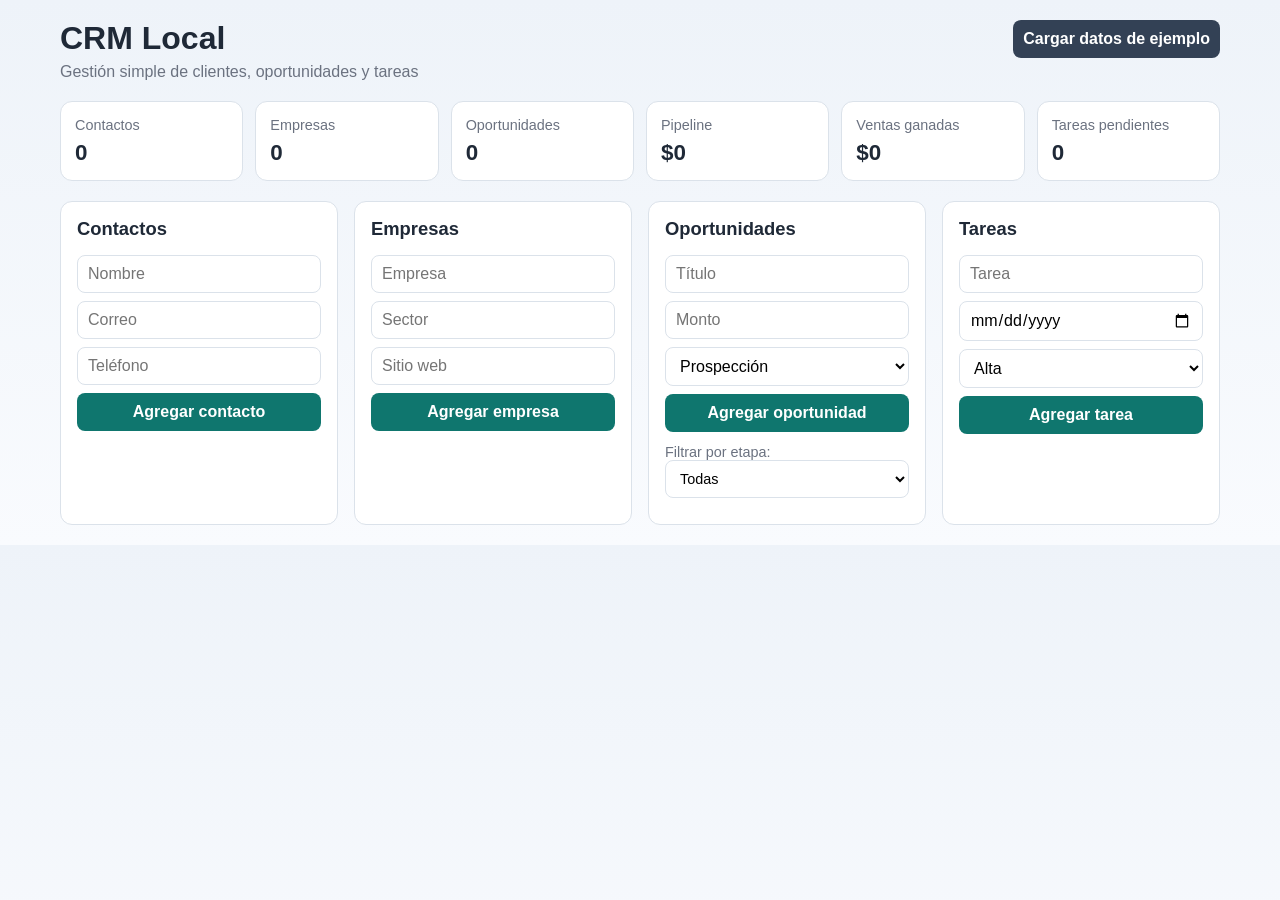
<file: index.html>
﻿<!doctype html>
<html lang="es">
<head>
  <meta charset="UTF-8" />
  <meta name="viewport" content="width=device-width, initial-scale=1.0" />
  <title>CRM Local</title>
  <link rel="stylesheet" href="styles.css" />
</head>
<body>
  <div class="app">
    <header class="topbar">
      <div>
        <h1>CRM Local</h1>
        <p>Gestión simple de clientes, oportunidades y tareas</p>
      </div>
      <button id="seedBtn" class="secondary">Cargar datos de ejemplo</button>
    </header>

    <section class="kpis" id="kpis"></section>

    <main class="grid">
      <section class="panel">
        <h2>Contactos</h2>
        <form id="contactForm" class="form">
          <input name="name" placeholder="Nombre" required />
          <input name="email" type="email" placeholder="Correo" required />
          <input name="phone" placeholder="Teléfono" />
          <button type="submit">Agregar contacto</button>
        </form>
        <ul id="contactList" class="list"></ul>
      </section>

      <section class="panel">
        <h2>Empresas</h2>
        <form id="companyForm" class="form">
          <input name="name" placeholder="Empresa" required />
          <input name="sector" placeholder="Sector" />
          <input name="website" placeholder="Sitio web" />
          <button type="submit">Agregar empresa</button>
        </form>
        <ul id="companyList" class="list"></ul>
      </section>

      <section class="panel">
        <h2>Oportunidades</h2>
        <form id="dealForm" class="form">
          <input name="title" placeholder="Título" required />
          <input name="amount" type="number" min="0" step="0.01" placeholder="Monto" required />
          <select name="stage" required>
            <option value="Prospección">Prospección</option>
            <option value="Calificación">Calificación</option>
            <option value="Propuesta">Propuesta</option>
            <option value="Negociación">Negociación</option>
            <option value="Ganada">Ganada</option>
            <option value="Perdida">Perdida</option>
          </select>
          <button type="submit">Agregar oportunidad</button>
        </form>

        <label class="filter">
          Filtrar por etapa:
          <select id="dealFilter">
            <option value="Todas">Todas</option>
            <option value="Prospección">Prospección</option>
            <option value="Calificación">Calificación</option>
            <option value="Propuesta">Propuesta</option>
            <option value="Negociación">Negociación</option>
            <option value="Ganada">Ganada</option>
            <option value="Perdida">Perdida</option>
          </select>
        </label>

        <ul id="dealList" class="list"></ul>
      </section>

      <section class="panel">
        <h2>Tareas</h2>
        <form id="taskForm" class="form">
          <input name="title" placeholder="Tarea" required />
          <input name="dueDate" type="date" required />
          <select name="priority" required>
            <option value="Alta">Alta</option>
            <option value="Media">Media</option>
            <option value="Baja">Baja</option>
          </select>
          <button type="submit">Agregar tarea</button>
        </form>
        <ul id="taskList" class="list"></ul>
      </section>
    </main>
  </div>

  <script src="app.js"></script>
</body>
</html>
</file>
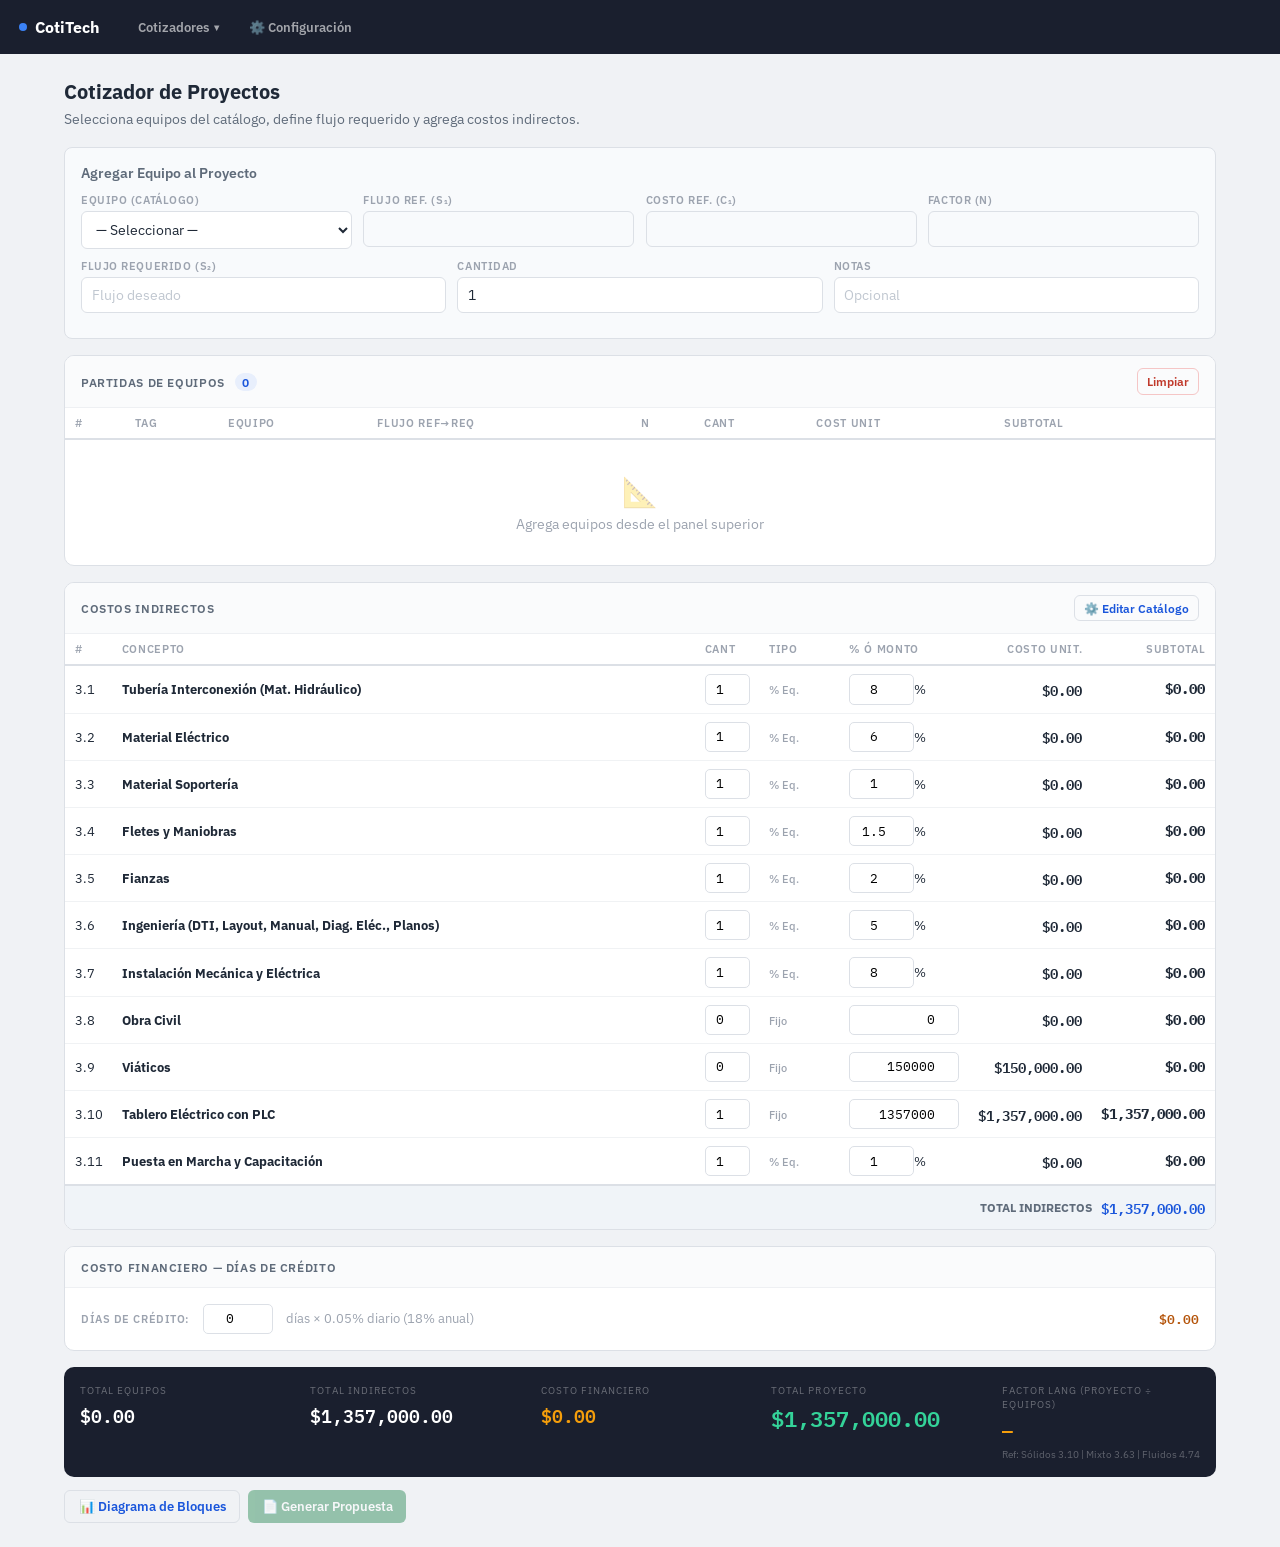
<file: cotizador-tecnico (1).html>
<!DOCTYPE html>
<html lang="es">
<head>
<meta charset="UTF-8">
<meta name="viewport" content="width=device-width, initial-scale=1.0">
<title>CotiTech — Cotizador Técnico</title>
<link href="https://fonts.googleapis.com/css2?family=IBM+Plex+Sans:wght@400;500;600;700&family=IBM+Plex+Mono:wght@400;500;600&display=swap" rel="stylesheet">
<style>
:root{--bg:#f0f2f5;--white:#fff;--dark:#1a1f2e;--dark2:#141927;--border:#dce0e6;--accent:#1a56db;--accent-bg:#e8effc;--green:#0d7a3e;--green-bg:#dff5e8;--amber:#b45309;--amber-bg:#fef3c7;--red:#c0392b;--red-bg:#fde8e8;--purple:#7c3aed;--purple-bg:#ede9fe;--txt:#1f2937;--txt2:#5f6b7a;--txt3:#9ca3af;--mono:'IBM Plex Mono',monospace;--sans:'IBM Plex Sans',sans-serif;}
*{margin:0;padding:0;box-sizing:border-box;}
body{font-family:var(--sans);background:var(--bg);color:var(--txt);}

/* ══ TOPBAR ══ */
.topbar{background:var(--dark);color:white;display:flex;align-items:center;padding:0 1.2rem;height:54px;gap:0;position:sticky;top:0;z-index:100;}
.brand{font-weight:700;font-size:1rem;display:flex;align-items:center;gap:0.5rem;margin-right:1.5rem;white-space:nowrap;cursor:pointer;}
.brand .dot{width:8px;height:8px;background:#3b82f6;border-radius:50%;}

/* Dropdown nav */
.nav-group{display:flex;gap:0.15rem;align-items:center;}
.nav-dd{position:relative;}
.nav-dd-btn{background:none;border:none;color:rgba(255,255,255,0.6);padding:0.5rem 0.85rem;font-family:var(--sans);font-size:0.82rem;font-weight:600;border-radius:6px;cursor:pointer;transition:all 0.15s;display:flex;align-items:center;gap:0.35rem;white-space:nowrap;}
.nav-dd-btn:hover,.nav-dd-btn.open{color:white;background:rgba(255,255,255,0.1);}
.nav-dd-btn.active-parent{color:white;background:rgba(255,255,255,0.12);}
.nav-dd-btn .arrow{font-size:0.6rem;transition:transform 0.2s;}
.nav-dd-btn.open .arrow{transform:rotate(180deg);}
.nav-dd-menu{display:none;position:absolute;top:calc(100% + 4px);left:0;background:var(--dark2);border:1px solid rgba(255,255,255,0.1);border-radius:8px;min-width:220px;padding:0.3rem;box-shadow:0 8px 24px rgba(0,0,0,0.3);z-index:200;}
.nav-dd-menu.show{display:block;animation:ddIn 0.15s ease;}
@keyframes ddIn{from{opacity:0;transform:translateY(-4px)}to{opacity:1;transform:translateY(0)}}
.nav-dd-item{display:flex;align-items:center;gap:0.6rem;padding:0.55rem 0.75rem;border-radius:6px;font-size:0.82rem;font-weight:500;color:rgba(255,255,255,0.65);cursor:pointer;transition:all 0.1s;}
.nav-dd-item:hover{background:rgba(255,255,255,0.08);color:white;}
.nav-dd-item.active{background:rgba(37,99,235,0.2);color:#93bbfc;}
.nav-dd-item.disabled{color:rgba(255,255,255,0.25);cursor:default;}
.nav-dd-item.disabled:hover{background:none;color:rgba(255,255,255,0.25);}
.nav-dd-item .ico{width:20px;text-align:center;font-size:0.9rem;}
.nav-dd-item .badge-soon{font-size:0.6rem;background:rgba(255,255,255,0.08);color:rgba(255,255,255,0.3);padding:0.1rem 0.35rem;border-radius:3px;margin-left:auto;text-transform:uppercase;letter-spacing:0.05em;font-weight:600;}
.nav-sep{height:1px;background:rgba(255,255,255,0.06);margin:0.25rem 0.5rem;}
.nav-flat{background:none;border:none;color:rgba(255,255,255,0.6);padding:0.5rem 0.85rem;font-family:var(--sans);font-size:0.82rem;font-weight:600;border-radius:6px;cursor:pointer;transition:all 0.15s;white-space:nowrap;}
.nav-flat:hover{color:white;background:rgba(255,255,255,0.08);}
.nav-flat.active{color:white;background:rgba(255,255,255,0.12);}

.container{max-width:1200px;margin:0 auto;padding:1.5rem;}
.module{display:none;animation:fadeUp 0.3s ease;}.module.active{display:block;}
@keyframes fadeUp{from{opacity:0;transform:translateY(6px)}to{opacity:1;transform:translateY(0)}}
.sec-title{font-size:1.25rem;font-weight:700;margin-bottom:0.3rem;}
.sec-sub{color:var(--txt2);font-size:0.88rem;margin-bottom:1.2rem;}
.card{background:var(--white);border:1px solid var(--border);border-radius:10px;margin-bottom:1rem;overflow:hidden;}
.card-h{display:flex;align-items:center;justify-content:space-between;padding:0.75rem 1rem;border-bottom:1px solid #eef0f3;background:#fafbfc;font-size:0.78rem;font-weight:600;text-transform:uppercase;letter-spacing:0.05em;color:var(--txt2);}
.card-h .count{background:var(--accent-bg);color:var(--accent);font-size:0.72rem;padding:0.1rem 0.45rem;border-radius:99px;margin-left:0.4rem;}
.card-b{padding:1rem;}
table{width:100%;border-collapse:collapse;font-size:0.83rem;}
thead th{text-align:left;padding:0.5rem 0.6rem;font-size:0.68rem;font-weight:600;text-transform:uppercase;letter-spacing:0.06em;color:var(--txt3);border-bottom:2px solid var(--border);white-space:nowrap;}
tbody td{padding:0.5rem 0.6rem;border-bottom:1px solid #f0f2f4;}
tbody tr:hover{background:#f8f9fb;}
.mono{font-family:var(--mono);font-size:0.82rem;}
.chip{display:inline-block;font-size:0.7rem;font-weight:600;padding:0.12rem 0.45rem;border-radius:4px;text-transform:capitalize;}
.chip-blue{background:#dbeafe;color:#1d4ed8;}.chip-pink{background:#fce7f3;color:#be185d;}.chip-green{background:#d1fae5;color:#047857;}.chip-amber{background:#fef3c7;color:#92400e;}.chip-purple{background:#e0e7ff;color:#4338ca;}.chip-orange{background:#ffedd5;color:#9a3412;}.chip-gray{background:#f1f5f9;color:#475569;}
.exp-chip{font-family:var(--mono);font-size:0.73rem;font-weight:600;background:var(--amber-bg);color:var(--amber);padding:0.15rem 0.45rem;border-radius:4px;}
.f-label{display:block;font-size:0.7rem;font-weight:600;color:var(--txt3);text-transform:uppercase;letter-spacing:0.05em;margin-bottom:0.25rem;}
.f-input,.f-select{width:100%;padding:0.5rem 0.6rem;border:1px solid var(--border);border-radius:6px;font-family:var(--sans);font-size:0.85rem;color:var(--txt);background:white;outline:none;transition:border-color 0.15s;}
.f-input:focus,.f-select:focus{border-color:var(--accent);box-shadow:0 0 0 2px rgba(26,86,219,0.1);}
.f-input[readonly]{background:#f8fafc;color:var(--txt2);}
.f-input::placeholder{color:#c0c7d0;}
textarea.f-input{resize:vertical;min-height:80px;line-height:1.5;}
.btn{display:inline-flex;align-items:center;gap:0.35rem;padding:0.45rem 0.85rem;border:none;border-radius:6px;font-family:var(--sans);font-size:0.82rem;font-weight:600;cursor:pointer;transition:all 0.15s;}
.btn-p{background:var(--accent);color:white;}.btn-p:hover{background:#1648b8;}
.btn-g{background:var(--green);color:white;}.btn-g:hover{background:#0a6331;}
.btn-o{background:transparent;color:var(--accent);border:1px solid var(--border);}.btn-o:hover{background:var(--accent-bg);}
.btn-d{background:transparent;color:var(--red);border:1px solid #f5c6c6;}.btn-d:hover{background:var(--red-bg);}
.btn-purple{background:var(--purple);color:white;}.btn-purple:hover{background:#6d28d9;}
.btn-sm{padding:0.3rem 0.55rem;font-size:0.75rem;}
.btn-disabled{opacity:0.4;cursor:not-allowed;pointer-events:none;}
.add-bar{display:flex;gap:0.5rem;padding:0.7rem;border-top:1px dashed var(--border);flex-wrap:wrap;align-items:end;}
.add-bar .fg{flex:1;min-width:90px;}
.add-bar .fg label{font-size:0.63rem;}
.add-bar .fg input,.add-bar .fg select{padding:0.4rem 0.5rem;font-size:0.82rem;}
.q-builder{background:#f8fafc;border:1px solid var(--border);border-radius:8px;padding:1rem;margin-bottom:1rem;}
.q-builder-title{font-weight:600;font-size:0.85rem;color:var(--txt2);margin-bottom:0.7rem;}
.q-row{display:grid;grid-template-columns:repeat(auto-fit,minmax(150px,1fr));gap:0.7rem;margin-bottom:0.6rem;}
.q-preview{display:none;margin-top:0.7rem;padding:0.6rem 0.8rem;background:var(--accent-bg);border-radius:7px;font-size:0.84rem;align-items:center;gap:0.8rem;flex-wrap:wrap;}
.q-preview.show{display:flex;}
.q-preview .qp-label{font-size:0.7rem;font-weight:600;color:var(--accent);text-transform:uppercase;letter-spacing:0.05em;}
.q-preview .qp-val{font-family:var(--mono);font-weight:600;color:#1648b8;font-size:0.95rem;}
.ind-pct-input{width:65px;text-align:center;padding:0.35rem 0.4rem;font-family:var(--mono);font-size:0.82rem;border:1px solid var(--border);border-radius:5px;outline:none;background:white;}
.ind-pct-input:focus{border-color:var(--accent);}
.ind-fixed-input{width:110px;text-align:right;padding:0.35rem 0.5rem;font-family:var(--mono);font-size:0.82rem;border:1px solid var(--border);border-radius:5px;outline:none;background:white;}
.ind-fixed-input:focus{border-color:var(--accent);}
.ind-type-label{font-size:0.7rem;color:var(--txt3);font-weight:500;}
.ind-val{font-family:var(--mono);font-weight:600;font-size:0.85rem;text-align:right;white-space:nowrap;}
.ind-val.highlight{color:var(--accent);font-size:0.9rem;}
.totals-bar{background:var(--dark);color:white;border-radius:10px;overflow:hidden;display:grid;grid-template-columns:repeat(auto-fit,minmax(150px,1fr));margin-top:1rem;}
.totals-bar .ti{padding:1rem;}.totals-bar .ti .tl{font-size:0.65rem;text-transform:uppercase;letter-spacing:0.1em;color:rgba(255,255,255,0.35);margin-bottom:0.2rem;}
.totals-bar .ti .tv{font-family:var(--mono);font-size:1.15rem;font-weight:600;}
.totals-bar .ti.hl .tv{color:#34d399;font-size:1.35rem;}
.diagram-wrap{display:none;margin-top:1rem;padding:1rem;background:white;border:1px solid var(--border);border-radius:10px;overflow-x:auto;}
.diagram-wrap.show{display:block;animation:fadeUp 0.3s ease;}
.diagram-wrap h4{font-size:0.82rem;font-weight:600;color:var(--txt2);margin-bottom:0.8rem;text-transform:uppercase;letter-spacing:0.05em;}
.actions-bar{display:flex;gap:0.5rem;margin-top:0.8rem;flex-wrap:wrap;}
.empty{text-align:center;padding:2rem;color:var(--txt3);font-size:0.85rem;}.empty-ico{font-size:1.8rem;margin-bottom:0.3rem;opacity:0.35;}
.ai-output{background:#faf5ff;border:1px solid #e9d5ff;border-radius:8px;padding:1rem;margin-top:0.6rem;font-size:0.88rem;line-height:1.6;color:var(--txt);white-space:pre-wrap;display:none;}
.ai-output.show{display:block;animation:fadeUp 0.3s ease;}
.ai-badge{display:inline-flex;align-items:center;gap:0.3rem;font-size:0.7rem;font-weight:600;color:var(--purple);margin-bottom:0.4rem;}
.loading-dots{display:inline-flex;gap:3px;}.loading-dots span{width:6px;height:6px;background:var(--purple);border-radius:50%;animation:bounce 1.2s infinite;}.loading-dots span:nth-child(2){animation-delay:0.15s;}.loading-dots span:nth-child(3){animation-delay:0.3s;}
@keyframes bounce{0%,80%,100%{transform:scale(0.6);opacity:0.4}40%{transform:scale(1);opacity:1}}
.margin-row{display:flex;align-items:center;gap:0.8rem;padding:0.7rem 0;border-top:1px solid var(--border);margin-top:0.5rem;}
.margin-row label{font-size:0.78rem;font-weight:600;color:var(--txt2);}

/* Diagnostic blocks */
.diag-block{border:1px solid var(--border);border-radius:8px;margin:8px 10px;overflow:hidden;animation:fadeUp 0.3s ease;}
.diag-block-head{display:flex;align-items:center;justify-content:space-between;padding:8px 12px;background:#f8fafc;border-bottom:1px solid var(--border);}
.diag-block-head select{border:none;background:transparent;font-family:var(--sans);font-size:0.82rem;font-weight:600;color:var(--txt);cursor:pointer;outline:none;}
.diag-block-body{padding:10px 12px;}
.diag-textarea{width:100%;min-height:70px;border:1px solid var(--border);border-radius:6px;padding:8px 10px;font-family:var(--sans);font-size:0.85rem;color:var(--txt);resize:vertical;outline:none;line-height:1.5;}
.diag-textarea:focus{border-color:var(--accent);box-shadow:0 0 0 2px rgba(26,86,219,0.1);}
.diag-ai-bar{display:flex;gap:6px;margin-top:6px;align-items:center;}
.diag-ai-output{background:#faf5ff;border:1px solid #e9d5ff;border-radius:6px;padding:10px;margin-top:8px;font-size:0.85rem;line-height:1.6;white-space:pre-wrap;display:none;}
.diag-ai-output.show{display:block;animation:fadeUp 0.3s ease;}
.diag-ai-badge{font-size:0.7rem;font-weight:600;color:var(--purple);margin-bottom:4px;display:flex;align-items:center;gap:4px;}
.diag-table-wrap{margin-top:8px;}
.diag-table-wrap table{width:100%;border-collapse:collapse;font-size:0.82rem;}
.diag-table-wrap th{background:#f0f4f8;padding:5px 8px;text-align:left;font-size:0.72rem;font-weight:600;color:var(--txt2);border:1px solid var(--border);}
.diag-table-wrap td{padding:4px 8px;border:1px solid var(--border);}
.diag-table-wrap input{width:100%;border:none;background:transparent;font-family:var(--sans);font-size:0.82rem;padding:2px 0;outline:none;}
.diag-img-zone{margin-top:8px;border:2px dashed var(--border);border-radius:8px;padding:16px;text-align:center;cursor:pointer;transition:all 0.15s;background:#fafbfc;}
.diag-img-zone:hover{border-color:var(--accent);background:var(--accent-bg);}
.diag-img-zone input[type=file]{display:none;}
.diag-img-zone .diz-text{font-size:0.82rem;color:var(--txt3);}
.diag-img-zone .diz-text strong{color:var(--accent);}
.diag-img-preview{margin-top:8px;display:flex;flex-wrap:wrap;gap:8px;}
.diag-img-preview img{max-width:200px;max-height:150px;border-radius:6px;border:1px solid var(--border);object-fit:cover;}

/* Config page */
.cfg-grid{display:grid;grid-template-columns:220px 1fr;gap:1rem;min-height:500px;}
@media(max-width:768px){.cfg-grid{grid-template-columns:1fr;}}
.cfg-sidebar{background:var(--white);border:1px solid var(--border);border-radius:10px;padding:0.5rem;height:fit-content;}
.cfg-nav-item{display:flex;align-items:center;gap:0.5rem;padding:0.55rem 0.7rem;border-radius:7px;font-size:0.84rem;font-weight:500;color:var(--txt2);cursor:pointer;transition:all 0.12s;}
.cfg-nav-item:hover{background:#f0f4f8;color:var(--txt);}
.cfg-nav-item.active{background:var(--accent-bg);color:var(--accent);font-weight:600;}
.cfg-nav-item .ci{width:20px;text-align:center;font-size:0.9rem;}
.cfg-nav-label{font-size:0.65rem;text-transform:uppercase;letter-spacing:0.1em;color:var(--txt3);padding:0.7rem 0.7rem 0.3rem;font-weight:600;}
.cfg-panel{display:none;animation:fadeUp 0.25s ease;}.cfg-panel.active{display:block;}

/* Placeholder modules */
.placeholder{text-align:center;padding:4rem 2rem;color:var(--txt3);}
.placeholder .ph-ico{font-size:3rem;margin-bottom:0.8rem;opacity:0.3;}
.placeholder h3{font-size:1.1rem;font-weight:600;color:var(--txt2);margin-bottom:0.3rem;}

@media(max-width:700px){.container{padding:0.8rem;}.q-row{grid-template-columns:1fr 1fr;}}
</style>
</head>
<body>

<!-- ══ TOPBAR ══ -->
<div class="topbar">
  <div class="brand" onclick="go('proyectos')"><span class="dot"></span> CotiTech</div>
  <div class="nav-group">
    <!-- Cotizadores dropdown -->
    <div class="nav-dd" id="ddCoti">
      <button class="nav-dd-btn" onclick="toggleDD('ddCoti')">
        Cotizadores <span class="arrow">▾</span>
      </button>
      <div class="nav-dd-menu" id="ddCoti-menu">
        <div class="nav-dd-item" data-mod="proyectos" onclick="go('proyectos')"><span class="ico">📐</span> Proyectos</div>
        <div class="nav-dd-item" data-mod="servicios" onclick="go('servicios')"><span class="ico">🔧</span> Servicios Generales</div>
        <div class="nav-sep"></div>
        <div class="nav-dd-item" data-mod="polizas" onclick="go('polizas')"><span class="ico">📋</span> Pólizas Mantenimiento</div>
        <div class="nav-dd-item disabled" data-mod="dispensadores"><span class="ico">💧</span> Renta Dispensadores <span class="badge-soon">Pronto</span></div>
      </div>
    </div>
    <!-- Configuración -->
    <button class="nav-flat" onclick="go('config')">⚙️ Configuración</button>
  </div>
</div>

<div class="container">

<!-- ════════════════════════════════════════════ -->
<!-- ════ COTIZADOR PROYECTOS ════ -->
<!-- ════════════════════════════════════════════ -->
<div class="module active" id="mod-proyectos">
  <h2 class="sec-title">Cotizador de Proyectos</h2>
  <p class="sec-sub">Selecciona equipos del catálogo, define flujo requerido y agrega costos indirectos.</p>
  <div class="q-builder">
    <div class="q-builder-title">Agregar Equipo al Proyecto</div>
    <div class="q-row">
      <div class="fg"><label class="f-label">Equipo (catálogo)</label><select class="f-select" id="qEquip" onchange="onQEquipChange()"><option value="">— Seleccionar —</option></select></div>
      <div class="fg"><label class="f-label">Flujo Ref. (S₁)</label><input class="f-input" id="qS1" readonly></div>
      <div class="fg"><label class="f-label">Costo Ref. (C₁)</label><input class="f-input" id="qC1" readonly></div>
      <div class="fg"><label class="f-label">Factor (n)</label><input class="f-input" id="qN" readonly></div>
    </div>
    <div class="q-row">
      <div class="fg"><label class="f-label">Flujo Requerido (S₂)</label><input class="f-input" id="qS2" type="number" step="any" placeholder="Flujo deseado" oninput="qPreview()"></div>
      <div class="fg"><label class="f-label">Cantidad</label><input class="f-input" id="qQty" type="number" value="1" min="1" oninput="qPreview()"></div>
      <div class="fg"><label class="f-label">Notas</label><input class="f-input" id="qNotes" placeholder="Opcional"></div>
    </div>
    <div class="q-preview" id="qPreviewBar">
      <div><div class="qp-label">Costo Unit.</div><div class="qp-val" id="qpUnit">$0</div></div>
      <div><div class="qp-label">Subtotal</div><div class="qp-val" id="qpTotal">$0</div></div>
      <div style="margin-left:auto"><button class="btn btn-p" onclick="addLine()">+ Agregar</button></div>
    </div>
  </div>
  <div class="card"><div class="card-h"><span>Partidas de Equipos <span class="count" id="lineCount">0</span></span><button class="btn btn-d btn-sm" onclick="clearLines()">Limpiar</button></div><div style="overflow-x:auto"><table><thead><tr><th>#</th><th>Tag</th><th>Equipo</th><th>Flujo Ref→Req</th><th>n</th><th>Cant</th><th>Cost Unit</th><th>Subtotal</th><th></th></tr></thead><tbody id="linesBody"></tbody></table></div><div class="empty" id="linesEmpty"><div class="empty-ico">📐</div>Agrega equipos desde el panel superior</div></div>
  <div class="card"><div class="card-h"><span>Costos Indirectos</span><button class="btn btn-o btn-sm" onclick="go('config');setTimeout(()=>{document.querySelectorAll('.cfg-nav-item')[2].click()},100)" title="Editar catálogo de indirectos">⚙️ Editar Catálogo</button></div><div class="card-b" style="padding:0"><table><thead><tr><th style="width:40px">#</th><th>Concepto</th><th style="width:50px">Cant</th><th style="width:80px">Tipo</th><th style="width:90px">% ó Monto</th><th style="width:120px;text-align:right">Costo Unit.</th><th style="width:120px;text-align:right">Subtotal</th></tr></thead><tbody id="indBody"></tbody><tfoot><tr style="background:#f0f4f8;border-top:2px solid var(--border)"><td colspan="5"></td><td style="text-align:right;font-weight:700;font-size:0.75rem;color:var(--txt2)">TOTAL INDIRECTOS</td><td class="ind-val highlight" id="indTotal" style="padding:0.6rem">$0</td></tr></tfoot></table></div></div>
  <div class="card"><div class="card-h"><span>Costo Financiero — Días de Crédito</span></div><div class="card-b">
    <div style="display:flex;align-items:center;gap:0.8rem;flex-wrap:wrap;">
      <label class="f-label" style="margin:0">Días de Crédito:</label>
      <input class="ind-pct-input" type="number" id="pCreditDays" value="0" min="0" step="1" oninput="calcTotals()" style="width:70px">
      <span style="font-size:0.82rem;color:var(--txt3)">días × 0.05% diario (18% anual)</span>
      <span class="mono" style="font-weight:600;color:var(--amber);margin-left:auto" id="pCreditAmt">$0.00</span>
    </div>
  </div></div>
  <div class="totals-bar"><div class="ti"><div class="tl">Total Equipos</div><div class="tv" id="tEquip">$0.00</div></div><div class="ti"><div class="tl">Total Indirectos</div><div class="tv" id="tInd">$0.00</div></div><div class="ti"><div class="tl">Costo Financiero</div><div class="tv" id="tCredit" style="color:#f59e0b;">$0.00</div></div><div class="ti hl"><div class="tl">Total Proyecto</div><div class="tv" id="tProj">$0.00</div></div><div class="ti"><div class="tl">Factor Lang (Proyecto ÷ Equipos)</div><div class="tv" id="tLang" style="color:#f59e0b;">—</div><div style="font-size:0.65rem;color:rgba(255,255,255,0.3);margin-top:0.2rem;" id="tLangRef">Ref: Sólidos 3.10 | Mixto 3.63 | Fluidos 4.74</div></div></div>
  <div class="actions-bar"><button class="btn btn-o" onclick="toggleDiagram()">📊 Diagrama de Bloques</button><button class="btn btn-g btn-disabled">📄 Generar Propuesta</button></div>
  <div class="diagram-wrap" id="diagramWrap"><h4>Diagrama de Bloques</h4><div id="diagramSvg"></div></div>
</div>

<!-- ════════════════════════════════════════════ -->
<!-- ════ SERVICIOS GENERALES ════ -->
<!-- ════════════════════════════════════════════ -->
<div class="module" id="mod-servicios">
  <h2 class="sec-title">Cotizador de Servicios Generales</h2>
  <p class="sec-sub">Cotiza servicios de mantenimiento con descripción profesional, mano de obra y materiales.</p>
  <!-- Parte 1 -->
  <div class="card"><div class="card-h"><span>Parte 1 — Descripción del Servicio</span></div><div class="card-b">
    <div class="fg" style="margin-bottom:0.6rem"><label class="f-label">Nombre del Servicio</label><input class="f-input" id="svcName" placeholder="Ej: Mantenimiento a Filtro Zeolita"></div>
    <div class="fg"><label class="f-label">Describe el trabajo con tus palabras</label><textarea class="f-input" id="svcRaw" placeholder="Ej: Sacar material del filtro, lijar por dentro, pintar epóxico, cargar material nuevo..."></textarea></div>
    <div style="margin-top:0.6rem;display:flex;gap:0.5rem;align-items:center">
      <button class="btn btn-purple" onclick="enhanceText()" id="aiBtn">✨ Mejorar con IA</button>
      <span id="aiLoading" style="display:none"><span class="loading-dots"><span></span><span></span><span></span></span> <span style="font-size:0.8rem;color:var(--purple);margin-left:0.3rem">Procesando...</span></span>
    </div>
    <div class="ai-output" id="aiOutput"><div class="ai-badge"><span class="spark">✨</span> Descripción Profesional (editable)</div><div contenteditable="true" id="aiText" style="outline:none"></div></div>
  </div></div>
  <!-- Parte 2 -->
  <div class="card"><div class="card-h"><span>Parte 2 — Mano de Obra <span class="count" id="moCount">0</span></span></div>
    <div style="overflow-x:auto"><table><thead><tr><th>#</th><th>Rol</th><th>Tarifa Diaria</th><th>Días</th><th>Personas</th><th style="text-align:right">Subtotal</th><th></th></tr></thead><tbody id="moBody"></tbody></table></div>
    <div class="empty" id="moEmpty"><div class="empty-ico">👷</div>Agrega personal</div>
    <div class="add-bar">
      <div class="fg" style="flex:2"><label class="f-label">Seleccionar del Catálogo</label><select class="f-select" id="moSel"><option value="">— Seleccionar —</option></select></div>
      <div class="fg"><label class="f-label">Días</label><input class="f-input" id="moDias" type="number" value="1" min="1"></div>
      <div class="fg"><label class="f-label">Personas</label><input class="f-input" id="moPers" type="number" value="1" min="1"></div>
      <div class="fg"><label class="f-label">&nbsp;</label><button class="btn btn-p" onclick="addMO()">+ Agregar</button></div>
    </div>
  </div>
  <!-- Parte 3 -->
  <div class="card"><div class="card-h"><span>Parte 3 — Materiales y Consumibles <span class="count" id="matSvcCount">0</span></span></div>
    <div style="overflow-x:auto"><table><thead><tr><th>#</th><th>Material / Equipo</th><th>Cant</th><th>Unidad</th><th>Precio Unit.</th><th style="text-align:right">Subtotal</th><th></th></tr></thead><tbody id="matSvcBody"></tbody></table></div>
    <div class="empty" id="matSvcEmpty"><div class="empty-ico">🔩</div>Agrega materiales</div>
    <div class="add-bar">
      <div class="fg" style="flex:2"><label class="f-label">Descripción</label><input class="f-input" id="mDesc" placeholder="Tubería PVC 2 pulg"></div>
      <div class="fg"><label class="f-label">Cant</label><input class="f-input" id="mCant" type="number" step="any" value="1"></div>
      <div class="fg"><label class="f-label">Unidad</label><input class="f-input" id="mUnidad" value="pza"></div>
      <div class="fg"><label class="f-label">Precio Unit. MXN</label><input class="f-input" id="mPrecio" type="number" step="any"></div>
      <div class="fg"><label class="f-label">&nbsp;</label><button class="btn btn-p" onclick="addMatSvc()">+ Agregar</button></div>
    </div>
  </div>
  <!-- Parte 4 -->
  <div class="card"><div class="card-h"><span>Parte 4 — Resumen</span></div><div class="card-b">
    <div class="margin-row"><label>Margen de Utilidad:</label><input class="ind-pct-input" type="number" id="svcMargin" value="20" min="0" oninput="calcSvcTotals()"><span style="font-size:0.82rem;color:var(--txt3)">%</span></div>
    <div class="margin-row"><label>Días de Crédito:</label><input class="ind-pct-input" type="number" id="sCreditDays" value="0" min="0" oninput="calcSvcTotals()" style="width:70px"><span style="font-size:0.82rem;color:var(--txt3)">días × 0.05% diario (18% anual)</span><span class="mono" style="font-weight:600;color:var(--amber);margin-left:auto" id="sCreditAmt">$0 MXN</span></div>
  </div></div>
  <div class="totals-bar"><div class="ti"><div class="tl">Mano de Obra</div><div class="tv" id="sMO">$0</div></div><div class="ti"><div class="tl">Materiales</div><div class="tv" id="sMat">$0</div></div><div class="ti"><div class="tl">Subtotal</div><div class="tv" id="sSub">$0</div></div><div class="ti"><div class="tl">Utilidad</div><div class="tv" id="sUtil">$0</div></div><div class="ti"><div class="tl">Costo Financiero</div><div class="tv" id="sCredit" style="color:#f59e0b;">$0</div></div><div class="ti hl"><div class="tl">Total Servicio</div><div class="tv" id="sTotal">$0</div></div></div>
  <div class="actions-bar"><button class="btn btn-g btn-disabled">📄 Generar Cotización PDF</button></div>
</div>

<!-- ════════════════════════════════════════════ -->
<!-- ════ PLACEHOLDERS ════ -->
<!-- ════════════════════════════════════════════ -->
<div class="module" id="mod-polizas">
  <h2 class="sec-title">Cotizador de Pólizas de Mantenimiento</h2>
  <p class="sec-sub">Tratamiento de agua industrial — Cotización por activo y nivel de control.</p>

  <!-- PASO 0: Datos de la Cotización -->
  <div class="card">
    <div class="card-h"><span>Datos de la Cotización</span></div>
    <div class="card-b">
      <div class="q-row">
        <div class="fg"><label class="f-label">Folio</label><input class="f-input" id="polFolio" placeholder="252655"></div>
        <div class="fg"><label class="f-label">Fecha</label><input class="f-input" id="polFecha" type="date"></div>
        <div class="fg"><label class="f-label">Validez</label><input class="f-input" id="polValidez" value="30 DIAS"></div>
        <div class="fg"><label class="f-label">Condiciones de Pago</label><input class="f-input" id="polCondPago" value="CREDITO AUTORIZADO"></div>
      </div>
      <div class="q-row">
        <div class="fg"><label class="f-label">Atención a (Cliente)</label><input class="f-input" id="polCliente" placeholder="PORCELANA CORONA MEXICO (PLANTA RAMOS ARIZPE)"></div>
        <div class="fg"><label class="f-label">Meses de contrato</label><input class="f-input" id="polMeses" type="number" value="12" min="1"></div>
        <div class="fg"><label class="f-label">Presupuestado por</label><input class="f-input" id="polVendedor" placeholder="Jaime Bautista"></div>
        <div class="fg"><label class="f-label">Email</label><input class="f-input" id="polEmail" placeholder="ventas@vecsawater.com"></div>
      </div>
    </div>
  </div>

  <!-- PASO 1: Tipo de Póliza -->
  <div class="card">
    <div class="card-h"><span>Paso 1 — Tipo de Póliza y Frecuencia</span></div>
    <div class="card-b">
      <div class="q-row">
        <div class="fg"><label class="f-label">Tipo de Póliza</label>
          <select class="f-select" id="polTipo" onchange="polTipoChange()">
            <option value="visitas">A) Póliza por Visitas + HH</option>
            <option value="dedicado">B) Póliza con Personal Dedicado</option>
          </select>
        </div>
        <div class="fg" id="polFreqWrap"><label class="f-label">Frecuencia de Visitas</label>
          <select class="f-select" id="polFreq" onchange="polCalc()">
            <option value="1sem">1 visita/semana (4/mes)</option>
            <option value="2sem">2 visitas/semana (8/mes)</option>
            <option value="3mes">3 visitas/mes</option>
            <option value="2mes">2 visitas/mes</option>
            <option value="1mes">1 visita/mes</option>
          </select>
        </div>
        <div class="fg"><label class="f-label">Planta / Ubicación</label><input class="f-input" id="polPlanta" placeholder="Ubicación"></div>
      </div>
      <!-- Personal dedicado options (hidden by default) -->
      <div id="polDedicadoOpts" style="display:none;margin-top:0.6rem;">
        <div class="q-row">
          <div class="fg"><label class="f-label">Técnico 48h/sem</label>
            <select class="f-select" id="polTecTipo" onchange="polCalc()">
              <option value="con_sup">Con supervisor en planta</option>
              <option value="sin_sup">Sin supervisor en planta</option>
            </select>
          </div>
          <div class="fg"><label class="f-label">Cantidad de Técnicos</label>
            <input class="f-input" id="polTecQty" type="number" value="1" min="1" max="20" onchange="polCalc()" oninput="polCalc()">
          </div>
          <div class="fg"><label class="f-label">Supervisor en Planta</label>
            <select class="f-select" id="polSup" onchange="polCalc()">
              <option value="no">No incluir</option>
              <option value="1">Sí — 1 supervisor</option>
              <option value="2">2 supervisores</option>
            </select>
          </div>
          <div class="fg"><label class="f-label">Químico / Laboratorista</label>
            <select class="f-select" id="polQuim" onchange="polCalc()">
              <option value="no">No incluir</option>
              <option value="1">Sí — 1 químico</option>
              <option value="2">2 químicos</option>
            </select>
          </div>
        </div>
      </div>
    </div>
  </div>

  <!-- PASO 2: Activos -->
  <div class="card">
    <div class="card-h"><span>Paso 2 — Activos del Cliente <span class="count" id="polActCount">0</span></span></div>
    <div style="overflow-x:auto">
      <table>
        <thead><tr><th>#</th><th>Categoría</th><th>Cant</th><th>Capacidad</th><th>Clasificación</th><th>Notas</th><th></th></tr></thead>
        <tbody id="polActBody"></tbody>
      </table>
    </div>
    <div class="empty" id="polActEmpty"><div class="empty-ico">🏭</div>Agrega los activos del cliente</div>
    <div class="add-bar">
      <div class="fg"><label class="f-label">Categoría</label>
        <select class="f-select" id="paCat" onchange="paAutoClass()">
          <option value="torre">Torre de Enfriamiento</option>
          <option value="ro">Ósmosis Inversa</option>
          <option value="chiller">Chiller</option>
          <option value="boiler">Boiler sin Vapor</option>
        </select>
      </div>
      <div class="fg"><label class="f-label">Cantidad</label><input class="f-input" id="paCant" type="number" value="1" min="1"></div>
      <div class="fg"><label class="f-label">Capacidad</label><input class="f-input" id="paCap" type="number" step="any" placeholder="0" oninput="paAutoClass()"></div>
      <div class="fg"><label class="f-label">Unidad</label><input class="f-input" id="paUnit" value="GPM" readonly></div>
      <div class="fg"><label class="f-label">Clasificación</label><input class="f-input" id="paClass" readonly></div>
      <div class="fg"><label class="f-label">Notas</label><input class="f-input" id="paNotes" placeholder="Opc."></div>
      <div class="fg"><label class="f-label">&nbsp;</label><button class="btn btn-p" onclick="addPolActivo()">+ Agregar</button></div>
    </div>
  </div>

  <!-- PASO 3: Equipos en Comodato -->
  <div class="card">
    <div class="card-h"><span>Paso 3 — Equipos en Comodato (Renta Mensual) <span class="count" id="comodCount">0</span></span><button class="btn btn-o btn-sm" onclick="go('config');setTimeout(()=>{document.querySelectorAll('.cfg-nav-item')[5].click()},100)">⚙️ Catálogo</button></div>
    <div style="overflow-x:auto">
      <table>
        <thead><tr><th>#</th><th>Equipo</th><th>Capacidad</th><th>Cant</th><th>Renta/Mes Unit.</th><th style="text-align:right">Subtotal/Mes</th><th></th></tr></thead>
        <tbody id="comodBody"></tbody>
      </table>
    </div>
    <div class="empty" id="comodEmpty"><div class="empty-ico">🔄</div>Agrega equipos en comodato que provees al cliente</div>
    <div class="add-bar">
      <div class="fg" style="flex:2"><label class="f-label">Equipo del Catálogo</label>
        <select class="f-select" id="comodSel"><option value="">— Seleccionar —</option></select>
      </div>
      <div class="fg"><label class="f-label">Cantidad</label><input class="f-input" id="comodQty" type="number" value="1" min="1"></div>
      <div class="fg"><label class="f-label">Notas</label><input class="f-input" id="comodNotes" placeholder="Opc."></div>
      <div class="fg"><label class="f-label">&nbsp;</label><button class="btn btn-p" onclick="addComod()">+ Agregar</button></div>
    </div>
  </div>

  <!-- PASO 4: Desglose automático -->
  <div class="card">
    <div class="card-h"><span>Desglose de Cotización</span><button class="btn btn-o btn-sm" onclick="polCalc()">🔄 Recalcular</button></div>
    <div class="card-b" style="padding:0">
      <table>
        <thead><tr><th style="width:40px">#</th><th>Concepto</th><th style="text-align:right;width:120px">Cantidad</th><th style="text-align:right;width:130px">Precio Unit.</th><th style="text-align:right;width:130px">Subtotal</th></tr></thead>
        <tbody id="polDesBody"></tbody>
      </table>
    </div>
  </div>

  <!-- Resumen agrupado -->
  <div class="card">
    <div class="card-h"><span>Resumen Comercial (Agrupación Final)</span></div>
    <div class="card-b" style="padding:0">
      <table>
        <thead><tr><th>Grupo</th><th style="text-align:right">Mensual MXN</th></tr></thead>
        <tbody>
          <tr><td><strong>1. Mano de Obra / Servicio</strong><br><span style="font-size:0.78rem;color:var(--txt3)" id="polMOdet">Visitas + HH</span></td><td class="mono" style="text-align:right;font-weight:600" id="polGMO">$0</td></tr>
          <tr><td><strong>2. Análisis Físico-Químicos</strong><br><span style="font-size:0.78rem;color:var(--txt3)" id="polANdet">—</span></td><td class="mono" style="text-align:right;font-weight:600" id="polGAN">$0</td></tr>
          <tr><td><strong>3. Comodato</strong><br><span style="font-size:0.78rem;color:var(--txt3)" id="polCOdet">Renta de equipos</span></td><td class="mono" style="text-align:right;font-weight:600" id="polGCO">$0</td></tr>
          <tr><td><strong>4. Consumibles</strong><br><span style="font-size:0.78rem;color:var(--txt3)" id="polCONdet">Lote mensual químicos</span></td><td class="mono" style="text-align:right;font-weight:600" id="polGCON">$0</td></tr>
          <tr style="border-top:2px solid var(--border);background:#f8fafc"><td><strong>Subtotal Técnico</strong></td><td class="mono" style="text-align:right;font-weight:700" id="polSubTec">$0</td></tr>
          <tr><td><strong>Admón. + Reportes + Riesgo (15%)</strong></td><td class="mono" style="text-align:right;font-weight:600" id="polAdmin">$0</td></tr>
          <tr><td><strong>Costo Financiero</strong><br><span style="font-size:0.78rem;color:var(--txt3)"><input class="ind-pct-input" type="number" id="polCreditDays" value="0" min="0" style="width:60px" oninput="polCalc()"> días × 0.05% diario</span></td><td class="mono" style="text-align:right;font-weight:600;color:var(--amber)" id="polCredit">$0</td></tr>
          <tr style="background:#f0f4f8"><td><strong>Total sin IVA</strong></td><td class="mono" style="text-align:right;font-weight:700;font-size:0.95rem;color:var(--accent)" id="polTotalSin">$0</td></tr>
          <tr><td>IVA 16%</td><td class="mono" style="text-align:right" id="polIVA">$0</td></tr>
          <tr style="background:var(--dark);color:white"><td style="padding:0.8rem;font-weight:700">Total con IVA (Mensual)</td><td class="mono" style="text-align:right;padding:0.8rem;font-weight:700;font-size:1.1rem;color:#34d399" id="polTotalIVA">$0</td></tr>
        </tbody>
      </table>
    </div>
  </div>

  <!-- ── DIAGNÓSTICO TÉCNICO ── -->
  <div class="card">
    <div class="card-h">
      <span>Diagnóstico Técnico Actual</span>
      <button class="btn btn-p btn-sm" onclick="addDiagBlock()">+ Agregar Sección</button>
    </div>
    <div id="diagContainer">
      <div class="empty" id="diagEmpty"><div class="empty-ico">🔬</div>Agrega secciones de diagnóstico: calidad de agua, imágenes, observaciones, etc.</div>
    </div>
  </div>

  <p style="font-size:0.82rem;color:var(--txt2);font-style:italic;margin-top:0.5rem;padding:0.6rem;background:var(--amber-bg);border-radius:6px;">
    "La póliza se cotiza por activo y nivel de control, no por volumen de químico ni número de visitas."
  </p>

  <div class="actions-bar"><button class="btn btn-g" onclick="generatePolizaPDF()">📄 Generar PDF Cotización</button></div>
</div>
<div class="module" id="mod-dispensadores"><div class="placeholder"><div class="ph-ico">💧</div><h3>Renta de Dispensadores de Agua</h3><p>Este módulo estará disponible próximamente.</p></div></div>

<!-- ════════════════════════════════════════════ -->
<!-- ════ CONFIGURACIÓN ════ -->
<!-- ════════════════════════════════════════════ -->
<div class="module" id="mod-config">
  <h2 class="sec-title">Configuración</h2>
  <p class="sec-sub">Administra catálogos, tarifas y parámetros generales de cada cotizador.</p>

  <div class="cfg-grid">
    <div class="cfg-sidebar">
      <div class="cfg-nav-label">General</div>
      <div class="cfg-nav-item active" onclick="cfgGo('general')"><span class="ci">⚙️</span> Parámetros Generales</div>
      <div class="cfg-nav-label">Catálogos</div>
      <div class="cfg-nav-item" onclick="cfgGo('cat-equipos')"><span class="ci">📦</span> Equipos (Proyectos)</div>
      <div class="cfg-nav-item" onclick="cfgGo('cat-indirectos')"><span class="ci">📊</span> Costos Indirectos</div>
      <div class="cfg-nav-item" onclick="cfgGo('cat-tarifas')"><span class="ci">👷</span> Tarifas (Servicios)</div>
      <div class="cfg-nav-item" onclick="cfgGo('cat-exponentes')"><span class="ci">📐</span> Exponentes Típicos</div>
      <div class="cfg-nav-item" onclick="cfgGo('cat-poliza')"><span class="ci">📋</span> Tabulador Pólizas</div>
      <div class="cfg-nav-item" onclick="cfgGo('cat-comodato')"><span class="ci">🔄</span> Catálogo Comodato</div>
    </div>

    <div>
      <!-- General -->
      <div class="cfg-panel active" id="cfg-general">
        <div class="card"><div class="card-h"><span>Parámetros Generales</span></div><div class="card-b">
          <div class="q-row" style="max-width:500px">
            <div class="fg"><label class="f-label">Moneda Proyectos</label><select class="f-select" id="setCurrency"><option value="USD">USD — Dólar</option><option value="MXN">MXN — Peso</option><option value="EUR">EUR — Euro</option></select></div>
            <div class="fg"><label class="f-label">Moneda Servicios</label><input class="f-input" value="MXN" readonly></div>
          </div>
        </div></div>
        <div class="card"><div class="card-h"><span>Ajuste CEPCI (Inflación)</span></div><div class="card-b">
          <div class="q-row" style="max-width:500px">
            <div class="fg"><label class="f-label">CEPCI Referencia (I₁)</label><input class="f-input" id="setCepci1" type="number" value="816" step="any"></div>
            <div class="fg"><label class="f-label">CEPCI Actual (I₂)</label><input class="f-input" id="setCepci2" type="number" value="866" step="any"></div>
          </div>
          <label style="display:flex;align-items:center;gap:0.5rem;margin-top:0.4rem;font-size:0.85rem;color:var(--txt2);cursor:pointer"><input type="checkbox" id="setUseCepci" style="accent-color:var(--accent);width:16px;height:16px"> Aplicar CEPCI a cotizaciones de proyectos</label>
        </div></div>
      </div>

      <!-- Catálogo Equipos -->
      <div class="cfg-panel" id="cfg-cat-equipos">
        <div class="card"><div class="card-h"><span>Catálogo de Equipos — Proyectos <span class="count" id="catCount">0</span></span></div>
          <div style="overflow-x:auto"><table><thead><tr><th>Tag</th><th>Descripción</th><th>Tipo</th><th>Flujo Ref.</th><th>Unidad</th><th>Costo (USD)</th><th>Factor n</th><th>Proveedor</th><th>Notas</th><th></th></tr></thead><tbody id="catBody"></tbody></table></div>
          <div class="add-bar">
            <div class="fg"><label class="f-label">Tag</label><input class="f-input" id="cTag" placeholder="E-101"></div>
            <div class="fg"><label class="f-label">Descripción</label><input class="f-input" id="cDesc" placeholder="Intercambiador"></div>
            <div class="fg"><label class="f-label">Tipo</label><select class="f-select" id="cType"><option value="tanque">Tanque</option><option value="intercambiador">Intercambiador</option><option value="bomba">Bomba</option><option value="compresor">Compresor</option><option value="torre">Torre/Columna</option><option value="reactor">Reactor</option><option value="filtro">Filtro</option><option value="caldera">Caldera</option><option value="otro">Otro</option></select></div>
            <div class="fg"><label class="f-label">Flujo Ref.</label><input class="f-input" id="cFlow" type="number" step="any"></div>
            <div class="fg"><label class="f-label">Unidad</label><input class="f-input" id="cUnit" value="GPM"></div>
            <div class="fg"><label class="f-label">Costo USD</label><input class="f-input" id="cCost" type="number" step="any"></div>
            <div class="fg"><label class="f-label">Factor n</label><input class="f-input" id="cExp" type="number" step="0.01" value="0.6"></div>
            <div class="fg"><label class="f-label">Proveedor</label><input class="f-input" id="cProv" placeholder="Alfa Laval"></div>
            <div class="fg"><label class="f-label">Notas</label><input class="f-input" id="cNotes" placeholder="Opc."></div>
            <div class="fg"><label class="f-label">&nbsp;</label><button class="btn btn-p" onclick="addCat()">+ Agregar</button></div>
          </div>
        </div>
      </div>

      <!-- Costos Indirectos -->
      <div class="cfg-panel" id="cfg-cat-indirectos">
        <div class="card"><div class="card-h"><span>Catálogo Costos Indirectos — Proyectos <span class="count" id="indCfgCount">0</span></span></div>
          <div style="overflow-x:auto">
            <table>
              <thead><tr><th style="width:55px">#</th><th>Concepto</th><th style="width:90px">Tipo</th><th style="width:80px">% Default</th><th style="width:110px">Monto Fijo</th><th style="width:55px">Cant</th><th style="width:40px"></th></tr></thead>
              <tbody id="indCfgBody"></tbody>
            </table>
          </div>
          <div class="add-bar">
            <div class="fg" style="width:60px;flex:0 0 60px"><label class="f-label">Num</label><input class="f-input" id="iNum" placeholder="3.12"></div>
            <div class="fg" style="flex:3"><label class="f-label">Concepto</label><input class="f-input" id="iConcept" placeholder="Nuevo concepto indirecto"></div>
            <div class="fg"><label class="f-label">Tipo</label><select class="f-select" id="iMode"><option value="pct">% sobre equipos</option><option value="fixed">Monto fijo</option></select></div>
            <div class="fg"><label class="f-label">% Default</label><input class="f-input" id="iPct" type="number" step="0.1" value="0" placeholder="0"></div>
            <div class="fg"><label class="f-label">Monto Fijo</label><input class="f-input" id="iFixed" type="number" step="any" value="0" placeholder="0"></div>
            <div class="fg"><label class="f-label">Cant</label><input class="f-input" id="iQty" type="number" value="1" min="0"></div>
            <div class="fg"><label class="f-label">&nbsp;</label><button class="btn btn-p" onclick="addIndItem()">+ Agregar</button></div>
          </div>
        </div>
        <p style="font-size:0.78rem;color:var(--txt3);margin-top:0.3rem;">⚙️ Los cambios aquí actualizan la tabla de costos indirectos en el Cotizador de Proyectos.</p>
      </div>

      <!-- Tarifas Servicios -->
      <div class="cfg-panel" id="cfg-cat-tarifas">
        <div class="card"><div class="card-h"><span>Catálogo de Tarifas — Servicios Generales <span class="count" id="tarifaCount">0</span></span></div>
          <div style="overflow-x:auto"><table><thead><tr><th>Rol / Concepto</th><th>Tipo</th><th>Tarifa Diaria (MXN)</th><th></th></tr></thead><tbody id="tarifaBody"></tbody></table></div>
          <div class="add-bar">
            <div class="fg" style="flex:2"><label class="f-label">Rol / Concepto</label><input class="f-input" id="tRol" placeholder="Soldador especializado"></div>
            <div class="fg"><label class="f-label">Tipo</label><select class="f-select" id="tTipo"><option value="personal">Personal</option><option value="transporte">Transporte</option><option value="herramienta">Herramienta</option><option value="alimentacion">Alimentación</option><option value="hospedaje">Hospedaje</option><option value="otro">Otro</option></select></div>
            <div class="fg"><label class="f-label">Tarifa Diaria MXN</label><input class="f-input" id="tTarifa" type="number" step="any"></div>
            <div class="fg"><label class="f-label">&nbsp;</label><button class="btn btn-p" onclick="addTarifa()">+ Agregar</button></div>
          </div>
        </div>
      </div>

      <!-- Exponentes -->
      <div class="cfg-panel" id="cfg-cat-exponentes">
        <div class="card"><div class="card-h"><span>Referencia — Exponentes Típicos por Tipo de Equipo</span></div><div class="card-b">
          <table><thead><tr><th>Tipo de Equipo</th><th>Rango (n)</th><th>Valor Sugerido</th></tr></thead><tbody>
            <tr><td>Tanques de almacenamiento</td><td class="mono">0.50 – 0.70</td><td><span class="exp-chip">0.60</span></td></tr>
            <tr><td>Intercambiadores de calor</td><td class="mono">0.60 – 0.70</td><td><span class="exp-chip">0.65</span></td></tr>
            <tr><td>Bombas centrífugas</td><td class="mono">0.30 – 0.50</td><td><span class="exp-chip">0.40</span></td></tr>
            <tr><td>Compresores</td><td class="mono">0.70 – 0.80</td><td><span class="exp-chip">0.75</span></td></tr>
            <tr><td>Torres / Columnas</td><td class="mono">0.60 – 0.70</td><td><span class="exp-chip">0.65</span></td></tr>
            <tr><td>Reactores</td><td class="mono">0.50 – 0.70</td><td><span class="exp-chip">0.60</span></td></tr>
            <tr><td>Filtros</td><td class="mono">0.50 – 0.65</td><td><span class="exp-chip">0.58</span></td></tr>
            <tr><td>Calderas</td><td class="mono">0.60 – 0.80</td><td><span class="exp-chip">0.70</span></td></tr>
          </tbody></table>
          <p style="margin-top:0.8rem;font-size:0.82rem;color:var(--txt3);">Fuente: Peters & Timmerhaus, Plant Design and Economics for Chemical Engineers. Los valores se pueden ajustar por equipo individual en el catálogo.</p>
        </div></div>
      </div>

      <!-- Tabulador Pólizas -->
      <div class="cfg-panel" id="cfg-cat-poliza">
        <div class="card"><div class="card-h"><span>Tabulador — Visitas y Mano de Obra</span></div><div class="card-b">
          <table><thead><tr><th>Concepto</th><th style="width:150px">Valor (MXN)</th></tr></thead><tbody>
            <tr><td>Costo por visita</td><td><input class="ind-fixed-input" type="number" id="tabVisita" value="1000" onchange="polCalc()"></td></tr>
            <tr><td>Costo por HH</td><td><input class="ind-fixed-input" type="number" id="tabHH" value="1000" onchange="polCalc()"></td></tr>
            <tr><td>Técnico dedicado (con supervisor)</td><td><input class="ind-fixed-input" type="number" id="tabTecCon" value="50000" onchange="polCalc()"></td></tr>
            <tr><td>Técnico dedicado (sin supervisor)</td><td><input class="ind-fixed-input" type="number" id="tabTecSin" value="55000" onchange="polCalc()"></td></tr>
            <tr><td>Supervisor en planta</td><td><input class="ind-fixed-input" type="number" id="tabSup" value="65000" onchange="polCalc()"></td></tr>
            <tr><td>Químico / Laboratorista</td><td><input class="ind-fixed-input" type="number" id="tabQuim" value="55000" onchange="polCalc()"></td></tr>
          </tbody></table>
          <p style="font-size:0.75rem;font-weight:600;color:var(--txt2);margin:1rem 0 0.4rem;">Tabla HH por Visita según Activos</p>
          <table id="tabHHTable"><thead><tr><th>Desde</th><th>Hasta</th><th>HH/visita</th><th></th></tr></thead><tbody id="tabHHBody"></tbody></table>
          <div class="add-bar" style="border:none;padding:0.5rem 0 0">
            <div class="fg"><label class="f-label">Desde</label><input class="f-input" id="hhFrom" type="number" min="1" placeholder="1"></div>
            <div class="fg"><label class="f-label">Hasta</label><input class="f-input" id="hhTo" type="number" placeholder="99"></div>
            <div class="fg"><label class="f-label">HH</label><input class="f-input" id="hhVal" type="number" step="0.5" placeholder="2"></div>
            <div class="fg"><label class="f-label">&nbsp;</label><button class="btn btn-p btn-sm" onclick="addHHRow()">+ Agregar</button></div>
          </div>
        </div></div>

        <div class="card"><div class="card-h"><span>Tabulador — Análisis Físico-Químicos</span></div><div class="card-b">
          <table><thead><tr><th>Concepto</th><th style="width:150px">Precio/visita (MXN)</th></tr></thead><tbody>
            <tr><td>Ósmosis Inversa (Conductividad + pH)</td><td><input class="ind-fixed-input" type="number" id="tabAnRO" value="200" onchange="polCalc()"></td></tr>
            <tr><td>Boiler sin Vapor</td><td><input class="ind-fixed-input" type="number" id="tabAnBoiler" value="450" onchange="polCalc()"></td></tr>
          </tbody></table>
          <p style="font-size:0.75rem;font-weight:600;color:var(--txt2);margin:0.8rem 0 0.4rem;">Torres / Chillers — Precio por activo por visita</p>
          <table id="tabAnTCTable"><thead><tr><th>Desde</th><th>Hasta</th><th>$/activo/visita</th><th></th></tr></thead><tbody id="tabAnTCBody"></tbody></table>
          <div class="add-bar" style="border:none;padding:0.5rem 0 0">
            <div class="fg"><label class="f-label">Desde</label><input class="f-input" id="anFrom" type="number" min="1" placeholder="1"></div>
            <div class="fg"><label class="f-label">Hasta</label><input class="f-input" id="anTo" type="number" placeholder="99"></div>
            <div class="fg"><label class="f-label">$/activo</label><input class="f-input" id="anVal" type="number" placeholder="500"></div>
            <div class="fg"><label class="f-label">&nbsp;</label><button class="btn btn-p btn-sm" onclick="addAnTCRow()">+ Agregar</button></div>
          </div>
        </div></div>

        <div class="card"><div class="card-h"><span>Tabulador — Consumibles (Lote Mensual)</span></div><div class="card-b">
          <p style="font-size:0.75rem;font-weight:600;color:var(--txt2);margin-bottom:0.4rem;">Torres de Enfriamiento — VEC-313 + VEC-151</p>
          <table><thead><tr><th>Clasificación</th><th>Precio/mes (MXN)</th></tr></thead><tbody>
            <tr><td>Pequeña (< 3 GPM)</td><td><input class="ind-fixed-input" type="number" id="tabConTP" value="2500" onchange="polCalc()"></td></tr>
            <tr><td>Mediana (3.5 – 7.5 GPM)</td><td><input class="ind-fixed-input" type="number" id="tabConTM" value="3500" onchange="polCalc()"></td></tr>
            <tr><td>Grande (8 – 12 GPM)</td><td><input class="ind-fixed-input" type="number" id="tabConTG" value="6500" onchange="polCalc()"></td></tr>
          </tbody></table>
          <p style="font-size:0.75rem;font-weight:600;color:var(--txt2);margin:0.8rem 0 0.4rem;">Ósmosis Inversa — VEC-SG11 + Cartuchos</p>
          <table><thead><tr><th>Clasificación</th><th>Precio/mes (MXN)</th></tr></thead><tbody>
            <tr><td>Pequeña (< 9 GPM)</td><td><input class="ind-fixed-input" type="number" id="tabConRP" value="4000" onchange="polCalc()"></td></tr>
            <tr><td>Mediana (9 – 15 GPM)</td><td><input class="ind-fixed-input" type="number" id="tabConRM" value="6500" onchange="polCalc()"></td></tr>
            <tr><td>Grande (16 – 25 GPM)</td><td><input class="ind-fixed-input" type="number" id="tabConRG" value="15000" onchange="polCalc()"></td></tr>
            <tr><td>XL (> 25 GPM) — $/GPM</td><td><input class="ind-fixed-input" type="number" id="tabConRXL" value="450" onchange="polCalc()"></td></tr>
          </tbody></table>
          <p style="font-size:0.75rem;font-weight:600;color:var(--txt2);margin:0.8rem 0 0.4rem;">Chillers — Inhibidor VEC-288</p>
          <table><thead><tr><th>Clasificación</th><th>Precio/mes (MXN)</th></tr></thead><tbody>
            <tr><td>Pequeña (≤ 1 m³)</td><td><input class="ind-fixed-input" type="number" id="tabConCP" value="2000" onchange="polCalc()"></td></tr>
            <tr><td>Mediana (≤ 5 m³)</td><td><input class="ind-fixed-input" type="number" id="tabConCM" value="3000" onchange="polCalc()"></td></tr>
            <tr><td>Grande (≤ 10 m³)</td><td><input class="ind-fixed-input" type="number" id="tabConCG" value="6000" onchange="polCalc()"></td></tr>
            <tr><td>XL (> 10 m³) — $/m³</td><td><input class="ind-fixed-input" type="number" id="tabConCXL" value="450" onchange="polCalc()"></td></tr>
          </tbody></table>
          <p style="font-size:0.75rem;font-weight:600;color:var(--txt2);margin:0.8rem 0 0.4rem;">Boilers sin Vapor — Consumibles</p>
          <table><thead><tr><th>Concepto</th><th>Precio/mes (MXN)</th></tr></thead><tbody>
            <tr><td>Consumibles por boiler/mes</td><td><input class="ind-fixed-input" type="number" id="tabConBoiler" value="500" onchange="polCalc()"></td></tr>
          </tbody></table>
        </div></div>
      </div>

      <!-- Catálogo Comodato -->
      <div class="cfg-panel" id="cfg-cat-comodato">
        <div class="card"><div class="card-h"><span>Catálogo de Equipos en Comodato <span class="count" id="comodCatCount">0</span></span></div>
          <div style="overflow-x:auto">
            <table>
              <thead><tr><th>Equipo</th><th>Capacidad</th><th>Unidad</th><th>Renta/Mes (MXN)</th><th>Notas</th><th></th></tr></thead>
              <tbody id="comodCatBody"></tbody>
            </table>
          </div>
          <div class="add-bar">
            <div class="fg" style="flex:2"><label class="f-label">Equipo</label><input class="f-input" id="ccEquipo" placeholder="Filtro lateral"></div>
            <div class="fg"><label class="f-label">Capacidad</label><input class="f-input" id="ccCap" placeholder="15"></div>
            <div class="fg"><label class="f-label">Unidad</label><input class="f-input" id="ccUnit" value="GPM"></div>
            <div class="fg"><label class="f-label">Renta/Mes MXN</label><input class="f-input" id="ccRenta" type="number" step="any"></div>
            <div class="fg"><label class="f-label">Notas</label><input class="f-input" id="ccNotes" placeholder="1 por torre"></div>
            <div class="fg"><label class="f-label">&nbsp;</label><button class="btn btn-p" onclick="addComodCat()">+ Agregar</button></div>
          </div>
        </div>
      </div>

    </div>
  </div>
</div>

</div><!-- /container -->

<script>

// ═══════════════════════ EMBEDDED IMAGES ═══════════════════════
const IMG_PRED='[data-uri]';
const IMG_PREV='[data-uri]';

// ═══════════════════════ DATA ═══════════════════════
let catalog=[
  // ── Filtro Zeolita ──
  {tag:'FZ25',desc:'Filtro Zeolita',type:'filtro',flow:25,unit:'GPM',cost:29875,exp:0.58,prov:'—',notes:'Bracket $1,195/GPM'},
  {tag:'FZ50',desc:'Filtro Zeolita',type:'filtro',flow:50,unit:'GPM',cost:87500,exp:0.58,prov:'—',notes:'Bracket $1,750/GPM'},
  {tag:'FZ100',desc:'Filtro Zeolita',type:'filtro',flow:100,unit:'GPM',cost:170000,exp:0.58,prov:'—',notes:'Bracket $1,700/GPM'},
  {tag:'FZ250',desc:'Filtro Zeolita',type:'filtro',flow:250,unit:'GPM',cost:412500,exp:0.58,prov:'—',notes:'Bracket $1,650/GPM'},
  {tag:'FZ500',desc:'Filtro Zeolita',type:'filtro',flow:500,unit:'GPM',cost:800000,exp:0.58,prov:'—',notes:'Bracket $1,600/GPM'},
  // ── Clarificador Lamella ──
  {tag:'CL25',desc:'Clarificador Lamella',type:'otro',flow:25,unit:'GPM',cost:1237800,exp:0.65,prov:'—',notes:'Con tablero de control automático'},
  {tag:'CL50',desc:'Clarificador Lamella',type:'otro',flow:50,unit:'GPM',cost:1750000,exp:0.65,prov:'—',notes:'Bracket $35,000/GPM'},
  {tag:'CL100',desc:'Clarificador Lamella',type:'otro',flow:100,unit:'GPM',cost:1600000,exp:0.65,prov:'—',notes:'Bracket $16,000/GPM'},
  {tag:'CL250',desc:'Clarificador Lamella',type:'otro',flow:250,unit:'GPM',cost:3875000,exp:0.65,prov:'—',notes:'Clarificador con Coagulante y Floculante'},
  {tag:'CL500',desc:'Clarificador Lamella',type:'otro',flow:500,unit:'GPM',cost:5250000,exp:0.65,prov:'—',notes:'Bracket $10,500/GPM'},
  // ── Filtro Carbón Activado ──
  {tag:'FCA6',desc:'Filtro Carbón Activado',type:'filtro',flow:6,unit:'GPM',cost:18444,exp:0.55,prov:'—',notes:'Bracket $3,074/GPM'},
  {tag:'FCA25',desc:'Filtro Carbón Activado',type:'filtro',flow:25,unit:'GPM',cost:51250,exp:0.55,prov:'—',notes:'Bracket $2,050/GPM'},
  {tag:'FCA50',desc:'Filtro Carbón Activado',type:'filtro',flow:50,unit:'GPM',cost:110550,exp:0.55,prov:'—',notes:'Bracket $2,211/GPM'},
  {tag:'FCA100',desc:'Filtro Carbón Activado',type:'filtro',flow:100,unit:'GPM',cost:221100,exp:0.55,prov:'—',notes:'Bracket $2,211/GPM'},
  {tag:'FCA250',desc:'Filtro Carbón Activado',type:'filtro',flow:250,unit:'GPM',cost:552750,exp:0.55,prov:'—',notes:'Bracket $2,211/GPM'},
  {tag:'FCA500',desc:'Filtro Carbón Activado',type:'filtro',flow:500,unit:'GPM',cost:1075000,exp:0.55,prov:'—',notes:'Bracket $2,150/GPM'},
  // ── Bomba Centrífuga ──
  {tag:'BC6',desc:'Bomba Centrífuga',type:'bomba',flow:6,unit:'GPM',cost:24000,exp:0.40,prov:'—',notes:'Bracket $4,000/GPM'},
  {tag:'BC25',desc:'Bomba Centrífuga',type:'bomba',flow:25,unit:'GPM',cost:17500,exp:0.40,prov:'—',notes:'Bracket $700/GPM'},
  {tag:'BC50',desc:'Bomba Centrífuga',type:'bomba',flow:50,unit:'GPM',cost:20000,exp:0.40,prov:'—',notes:'Bracket $400/GPM'},
  {tag:'BC100',desc:'Bomba Centrífuga',type:'bomba',flow:100,unit:'GPM',cost:31500,exp:0.40,prov:'—',notes:'Bracket $315/GPM'},
  {tag:'BC250',desc:'Bomba Centrífuga',type:'bomba',flow:250,unit:'GPM',cost:62500,exp:0.40,prov:'—',notes:'Bracket $250/GPM'},
  {tag:'BC500',desc:'Bomba Centrífuga',type:'bomba',flow:500,unit:'GPM',cost:49000,exp:0.40,prov:'—',notes:'Bracket $98/GPM'},
  // ── Ultrafiltración Fibra Hueca (PAN) ──
  {tag:'UF25',desc:'Ultrafiltración Fibra Hueca (PAN)',type:'filtro',flow:25,unit:'GPM',cost:387600,exp:0.70,prov:'—',notes:'Max 15 FOG, FLUX 14 AQUADYN'},
  {tag:'UF50',desc:'Ultrafiltración Fibra Hueca (PAN)',type:'filtro',flow:50,unit:'GPM',cost:675000,exp:0.70,prov:'—',notes:'Max 15 FOG, FLUX 14 AQUADYN'},
  {tag:'UF100',desc:'Ultrafiltración Fibra Hueca (PAN)',type:'filtro',flow:100,unit:'GPM',cost:1313800,exp:0.70,prov:'—',notes:'Max 15 FOG, FLUX 14 AQUADYN'},
  {tag:'UF250',desc:'Ultrafiltración Fibra Hueca (PAN)',type:'filtro',flow:250,unit:'GPM',cost:3282500,exp:0.70,prov:'—',notes:'Max 15 FOG, FLUX 14 AQUADYN'},
  {tag:'UF500',desc:'Ultrafiltración Fibra Hueca (PAN)',type:'filtro',flow:500,unit:'GPM',cost:6250000,exp:0.70,prov:'—',notes:'Max 15 FOG, FLUX 14 AQUADYN'},
  // ── Ósmosis Inversa ──
  {tag:'OI25',desc:'Ósmosis Inversa',type:'otro',flow:25,unit:'GPM',cost:453125,exp:0.72,prov:'—',notes:'Con tablero de control'},
  {tag:'OI50',desc:'Ósmosis Inversa',type:'otro',flow:50,unit:'GPM',cost:895000,exp:0.72,prov:'—',notes:'Equipo con PLC'},
  {tag:'OI100',desc:'Ósmosis Inversa',type:'otro',flow:100,unit:'GPM',cost:1750000,exp:0.72,prov:'—',notes:'Equipo con PLC'},
  {tag:'OI250',desc:'Ósmosis Inversa',type:'otro',flow:250,unit:'GPM',cost:4250000,exp:0.72,prov:'—',notes:'Equipo con PLC'},
  {tag:'OI500',desc:'Ósmosis Inversa',type:'otro',flow:500,unit:'GPM',cost:8425000,exp:0.72,prov:'—',notes:'Equipo con PLC'},
  // ── Ultrafiltración I-Tech ──
  {tag:'UF-I25',desc:'Ultrafiltración I-Tech',type:'filtro',flow:25,unit:'GPM',cost:575000,exp:0.70,prov:'—',notes:'ISEP GFD: 24'},
  {tag:'UF-I50',desc:'Ultrafiltración I-Tech',type:'filtro',flow:50,unit:'GPM',cost:1045000,exp:0.70,prov:'—',notes:'ISEP GFD: 24'},
  {tag:'UF-I100',desc:'Ultrafiltración I-Tech',type:'filtro',flow:100,unit:'GPM',cost:2090000,exp:0.70,prov:'—',notes:'ISEP GFD: 24'},
  {tag:'UF-I250',desc:'Ultrafiltración I-Tech',type:'filtro',flow:250,unit:'GPM',cost:5225000,exp:0.70,prov:'—',notes:'ISEP GFD: 24'},
  {tag:'UF-I500',desc:'Ultrafiltración I-Tech',type:'filtro',flow:500,unit:'GPM',cost:10450000,exp:0.70,prov:'—',notes:'ISEP GFD: 24'},
  // ── Tanque Almacenamiento ──
  {tag:'TA5M3',desc:'Tanque Almacenamiento',type:'tanque',flow:5,unit:'M3',cost:20000,exp:0.60,prov:'—',notes:'Tanque almacenamiento 5m³'},
  {tag:'TA22M3',desc:'Tanque Almacenamiento',type:'tanque',flow:22,unit:'M3',cost:124560,exp:0.60,prov:'—',notes:'Tanque almacenamiento 22m³'},
  {tag:'TA100M3',desc:'Tanque Almacenamiento',type:'tanque',flow:100,unit:'M3',cost:1221000,exp:0.60,prov:'—',notes:'Inox soldable, incl. instalación. 4.60 Diam × 6.10 mts Altura'},
  {tag:'TA200M3',desc:'Tanque Almacenamiento',type:'tanque',flow:200,unit:'M3',cost:1560420,exp:0.60,prov:'—',notes:'Inox soldable, incl. instalación. 5.90 Diam × 7.32 mts Altura'},
  {tag:'TA400M3',desc:'Tanque Almacenamiento',type:'tanque',flow:400,unit:'M3',cost:2672000,exp:0.60,prov:'—',notes:'Inox soldable, incl. instalación. 7.80 Diam × 8.54 mts Altura'},
];
let lines=[];
let indItems=[
  {num:'3.1',concept:'Tubería Interconexión (Mat. Hidráulico)',mode:'pct',pct:8,qty:1,fixed:0},
  {num:'3.2',concept:'Material Eléctrico',mode:'pct',pct:6,qty:1,fixed:0},
  {num:'3.3',concept:'Material Soportería',mode:'pct',pct:1,qty:1,fixed:0},
  {num:'3.4',concept:'Fletes y Maniobras',mode:'pct',pct:1.5,qty:1,fixed:0},
  {num:'3.5',concept:'Fianzas',mode:'pct',pct:2,qty:1,fixed:0},
  {num:'3.6',concept:'Ingeniería (DTI, Layout, Manual, Diag. Eléc., Planos)',mode:'pct',pct:5,qty:1,fixed:0},
  {num:'3.7',concept:'Instalación Mecánica y Eléctrica',mode:'pct',pct:8,qty:1,fixed:0},
  {num:'3.8',concept:'Obra Civil',mode:'fixed',pct:0,qty:0,fixed:0},
  {num:'3.9',concept:'Viáticos',mode:'fixed',pct:0,qty:0,fixed:150000},
  {num:'3.10',concept:'Tablero Eléctrico con PLC',mode:'fixed',pct:0,qty:1,fixed:1357000},
  {num:'3.11',concept:'Puesta en Marcha y Capacitación',mode:'pct',pct:1,qty:1,fixed:0},
];
let tarifas=[
  {rol:'Ayudante General',tipo:'personal',tarifa:2000},
  {rol:'Supervisor',tipo:'personal',tarifa:4000},
  {rol:'Gerente de Ingeniería',tipo:'personal',tarifa:24000},
  {rol:'Transporte (por día)',tipo:'transporte',tarifa:2000},
  {rol:'Alimentación (por persona/día)',tipo:'alimentacion',tarifa:350},
];
let moLines=[], matSvcLines=[];
const TC={tanque:'chip-blue',intercambiador:'chip-pink',bomba:'chip-green',compresor:'chip-amber',torre:'chip-purple',reactor:'chip-orange',filtro:'chip-gray',caldera:'chip-orange',otro:'chip-gray'};
const TTC={personal:'chip-blue',transporte:'chip-amber',herramienta:'chip-green',alimentacion:'chip-orange',hospedaje:'chip-purple',otro:'chip-gray'};

// ═══════════════════════ NAV ═══════════════════════
function toggleDD(id){
  const menu=document.getElementById(id+'-menu');
  const btn=document.querySelector('#'+id+' .nav-dd-btn');
  const open=menu.classList.contains('show');
  document.querySelectorAll('.nav-dd-menu').forEach(m=>m.classList.remove('show'));
  document.querySelectorAll('.nav-dd-btn').forEach(b=>b.classList.remove('open'));
  if(!open){menu.classList.add('show');btn.classList.add('open');}
}
document.addEventListener('click',e=>{if(!e.target.closest('.nav-dd')){document.querySelectorAll('.nav-dd-menu').forEach(m=>m.classList.remove('show'));document.querySelectorAll('.nav-dd-btn').forEach(b=>b.classList.remove('open'));}});

function go(id){
  document.querySelectorAll('.module').forEach(m=>m.classList.remove('active'));
  document.getElementById('mod-'+id).classList.add('active');
  document.querySelectorAll('.nav-dd-menu').forEach(m=>m.classList.remove('show'));
  document.querySelectorAll('.nav-dd-btn').forEach(b=>{b.classList.remove('open');b.classList.remove('active-parent');});
  document.querySelectorAll('.nav-flat').forEach(b=>b.classList.remove('active'));
  document.querySelectorAll('.nav-dd-item').forEach(i=>i.classList.remove('active'));
  if(id==='config'){document.querySelector('.nav-flat').classList.add('active');}
  else{const item=document.querySelector(`.nav-dd-item[data-mod="${id}"]`);if(item){item.classList.add('active');document.querySelector('#ddCoti .nav-dd-btn').classList.add('active-parent');}}
  if(id==='proyectos')refreshQSelect();
  if(id==='servicios')refreshMOSel();
  if(id==='polizas')refreshComodSel();
}
function cfgGo(id){
  document.querySelectorAll('.cfg-panel').forEach(p=>p.classList.remove('active'));
  document.getElementById('cfg-'+id).classList.add('active');
  document.querySelectorAll('.cfg-nav-item').forEach(n=>n.classList.remove('active'));
  event.currentTarget.classList.add('active');
  if(id==='cat-equipos')renderCat();
  if(id==='cat-tarifas'){renderTarifas();}
  if(id==='cat-indirectos')renderIndCfg();
  if(id==='cat-comodato')renderComodCat();
}

function fmt(n){return '$'+n.toLocaleString('en-US',{minimumFractionDigits:2,maximumFractionDigits:2});}
function fmtM(n){return '$'+n.toLocaleString('en-US',{minimumFractionDigits:2,maximumFractionDigits:2})+' MXN';}

// ═══════════════════════ CATÁLOGO EQUIPOS ═══════════════════════
function renderCat(){
  const tb=document.getElementById('catBody');tb.innerHTML='';
  catalog.forEach((c,i)=>{const tr=document.createElement('tr');tr.innerHTML=`<td class="mono">${c.tag}</td><td>${c.desc}</td><td><span class="chip ${TC[c.type]||'chip-gray'}">${c.type}</span></td><td class="mono">${c.flow.toLocaleString()}</td><td>${c.unit}</td><td class="mono">${fmt(c.cost)}</td><td><span class="exp-chip">n=${c.exp}</span></td><td>${c.prov}</td><td style="color:var(--txt3);font-size:0.8rem">${c.notes}</td><td><button class="btn btn-d btn-sm" onclick="delCat(${i})">✕</button></td>`;tb.appendChild(tr);});
  document.getElementById('catCount').textContent=catalog.length;
}
function addCat(){
  const tag=document.getElementById('cTag').value.trim(),desc=document.getElementById('cDesc').value.trim(),type=document.getElementById('cType').value,flow=parseFloat(document.getElementById('cFlow').value),unit=document.getElementById('cUnit').value.trim(),cost=parseFloat(document.getElementById('cCost').value),exp=parseFloat(document.getElementById('cExp').value),prov=document.getElementById('cProv').value.trim(),notes=document.getElementById('cNotes').value.trim();
  if(!tag||!desc||isNaN(flow)||isNaN(cost)||isNaN(exp)){alert('Completa campos requeridos.');return;}
  catalog.push({tag,desc,type,flow,unit,cost,exp,prov:prov||'—',notes:notes||'—'});
  ['cTag','cDesc','cFlow','cCost','cProv','cNotes'].forEach(id=>document.getElementById(id).value='');
  document.getElementById('cExp').value='0.6';renderCat();
}
function delCat(i){catalog.splice(i,1);renderCat();}

// ═══════════════════════ CATÁLOGO INDIRECTOS (CONFIG) ═══════════════════════
function renderIndCfg(){
  const tb=document.getElementById('indCfgBody');tb.innerHTML='';
  indItems.forEach((item,i)=>{
    const tr=document.createElement('tr');
    tr.innerHTML=`
      <td><input class="ind-pct-input" value="${item.num}" style="width:50px" onchange="indItems[${i}].num=this.value;renderInd()"></td>
      <td><input class="f-input" value="${item.concept}" style="font-size:0.82rem;padding:0.35rem 0.5rem" onchange="indItems[${i}].concept=this.value;renderInd()"></td>
      <td><select class="f-select" style="font-size:0.78rem;padding:0.3rem" onchange="indItems[${i}].mode=this.value;renderIndCfg();renderInd();calcTotals()">
        <option value="pct" ${item.mode==='pct'?'selected':''}>% Equipos</option>
        <option value="fixed" ${item.mode==='fixed'?'selected':''}>Monto fijo</option>
      </select></td>
      <td><input class="ind-pct-input" type="number" step="0.1" value="${item.pct}" ${item.mode==='fixed'?'disabled style="opacity:0.3;width:65px"':'style="width:65px"'} onchange="indItems[${i}].pct=parseFloat(this.value)||0;renderInd();calcTotals()"></td>
      <td><input class="ind-fixed-input" type="number" step="any" value="${item.fixed}" ${item.mode==='pct'?'disabled style="opacity:0.3;width:100px"':'style="width:100px"'} onchange="indItems[${i}].fixed=parseFloat(this.value)||0;renderInd();calcTotals()"></td>
      <td><input class="ind-pct-input" type="number" min="0" value="${item.qty}" style="width:45px" onchange="indItems[${i}].qty=parseInt(this.value)||0;renderInd();calcTotals()"></td>
      <td><button class="btn btn-d btn-sm" onclick="delIndItem(${i})">✕</button></td>`;
    tb.appendChild(tr);
  });
  document.getElementById('indCfgCount').textContent=indItems.length;
}
function addIndItem(){
  const num=document.getElementById('iNum').value.trim(),concept=document.getElementById('iConcept').value.trim(),mode=document.getElementById('iMode').value,pct=parseFloat(document.getElementById('iPct').value)||0,fixed=parseFloat(document.getElementById('iFixed').value)||0,qty=parseInt(document.getElementById('iQty').value)||1;
  if(!num||!concept){alert('Ingresa número y concepto.');return;}
  indItems.push({num,concept,mode,pct,qty,fixed});
  document.getElementById('iNum').value='';document.getElementById('iConcept').value='';document.getElementById('iPct').value='0';document.getElementById('iFixed').value='0';document.getElementById('iQty').value='1';
  renderIndCfg();renderInd();calcTotals();
}
function delIndItem(i){indItems.splice(i,1);renderIndCfg();renderInd();calcTotals();}

// ═══════════════════════ TARIFAS ═══════════════════════
function renderTarifas(){
  const tb=document.getElementById('tarifaBody');tb.innerHTML='';
  tarifas.forEach((t,i)=>{const tr=document.createElement('tr');tr.innerHTML=`<td><strong>${t.rol}</strong></td><td><span class="chip ${TTC[t.tipo]||'chip-gray'}">${t.tipo}</span></td><td class="mono">${fmtM(t.tarifa)}</td><td><button class="btn btn-d btn-sm" onclick="delTarifa(${i})">✕</button></td>`;tb.appendChild(tr);});
  document.getElementById('tarifaCount').textContent=tarifas.length;
}
function addTarifa(){
  const rol=document.getElementById('tRol').value.trim(),tipo=document.getElementById('tTipo').value,tarifa=parseFloat(document.getElementById('tTarifa').value);
  if(!rol||isNaN(tarifa)){alert('Completa campos.');return;}
  tarifas.push({rol,tipo,tarifa});document.getElementById('tRol').value='';document.getElementById('tTarifa').value='';renderTarifas();refreshMOSel();
}
function delTarifa(i){tarifas.splice(i,1);renderTarifas();refreshMOSel();}
function refreshMOSel(){const sel=document.getElementById('moSel');sel.innerHTML='<option value="">— Seleccionar —</option>';tarifas.forEach((t,i)=>{const o=document.createElement('option');o.value=i;o.textContent=`${t.rol} — $${t.tarifa.toLocaleString()}/día`;sel.appendChild(o);});}

// ═══════════════════════ COTIZADOR PROYECTOS ═══════════════════════
function refreshQSelect(){const sel=document.getElementById('qEquip');sel.innerHTML='<option value="">— Seleccionar —</option>';catalog.forEach((c,i)=>{const o=document.createElement('option');o.value=i;o.textContent=`${c.tag} — ${c.desc} (${c.flow} ${c.unit})`;sel.appendChild(o);});}
function onQEquipChange(){const idx=document.getElementById('qEquip').value;if(idx===''){['qS1','qC1','qN'].forEach(id=>document.getElementById(id).value='');document.getElementById('qPreviewBar').classList.remove('show');return;}const c=catalog[idx];document.getElementById('qS1').value=c.flow+' '+c.unit;document.getElementById('qC1').value=fmt(c.cost);document.getElementById('qN').value=c.exp+' ('+c.type+')';qPreview();}
function qPreview(){const idx=document.getElementById('qEquip').value;if(idx==='')return;const c=catalog[idx],s2=parseFloat(document.getElementById('qS2').value),qty=parseInt(document.getElementById('qQty').value)||1;if(isNaN(s2)||s2<=0){document.getElementById('qPreviewBar').classList.remove('show');return;}const u=c.cost*Math.pow(s2/c.flow,c.exp);document.getElementById('qpUnit').textContent=fmt(u);document.getElementById('qpTotal').textContent=fmt(u*qty);document.getElementById('qPreviewBar').classList.add('show');}
function addLine(){const idx=document.getElementById('qEquip').value;if(idx==='')return;const c=catalog[idx],s2=parseFloat(document.getElementById('qS2').value),qty=parseInt(document.getElementById('qQty').value)||1,notes=document.getElementById('qNotes').value.trim();if(isNaN(s2)||s2<=0)return;const uc=c.cost*Math.pow(s2/c.flow,c.exp);lines.push({tag:c.tag,desc:c.desc,type:c.type,s1:c.flow,s2,unit:c.unit,n:c.exp,qty,unitCost:uc,notes});document.getElementById('qS2').value='';document.getElementById('qQty').value='1';document.getElementById('qNotes').value='';document.getElementById('qPreviewBar').classList.remove('show');renderLines();calcTotals();}
function renderLines(){const tb=document.getElementById('linesBody'),em=document.getElementById('linesEmpty');if(!lines.length){tb.innerHTML='';em.style.display='';return;}em.style.display='none';tb.innerHTML='';lines.forEach((l,i)=>{const tr=document.createElement('tr');tr.innerHTML=`<td class="mono">${i+1}</td><td class="mono">${l.tag}</td><td>${l.desc}</td><td class="mono">${l.s1}→${l.s2} ${l.unit}</td><td><span class="exp-chip">n=${l.n}</span></td><td class="mono">${l.qty}</td><td class="mono">${fmt(l.unitCost)}</td><td class="mono" style="font-weight:600">${fmt(l.unitCost*l.qty)}</td><td><button class="btn btn-d btn-sm" onclick="delLine(${i})">✕</button></td>`;tb.appendChild(tr);});document.getElementById('lineCount').textContent=lines.length;}
function delLine(i){lines.splice(i,1);renderLines();calcTotals();}
function clearLines(){lines=[];renderLines();calcTotals();}
function renderInd(){const tb=document.getElementById('indBody');tb.innerHTML='';indItems.forEach((item,i)=>{const tr=document.createElement('tr');let tc,ic,qc;if(item.mode==='pct'){tc='<span class="ind-type-label">% Eq.</span>';ic=`<input class="ind-pct-input" type="number" step="0.1" value="${item.pct}" onchange="indItems[${i}].pct=parseFloat(this.value)||0;calcTotals()">%`;qc=`<input class="ind-pct-input" type="number" min="0" value="${item.qty}" style="width:45px" onchange="indItems[${i}].qty=parseInt(this.value)||0;calcTotals()">`;}else{tc='<span class="ind-type-label">Fijo</span>';ic=`<input class="ind-fixed-input" type="number" step="any" value="${item.fixed}" onchange="indItems[${i}].fixed=parseFloat(this.value)||0;calcTotals()">`;qc=`<input class="ind-pct-input" type="number" min="0" value="${item.qty}" style="width:45px" onchange="indItems[${i}].qty=parseInt(this.value)||0;calcTotals()">`;}tr.innerHTML=`<td class="ind-num">${item.num}</td><td><strong>${item.concept}</strong></td><td style="text-align:center">${qc}</td><td>${tc}</td><td>${ic}</td><td class="ind-val" id="iu${i}">$0</td><td class="ind-val" id="is${i}" style="font-weight:700">$0</td>`;tb.appendChild(tr);});}
function calcTotals(){const totEq=lines.reduce((s,l)=>s+l.unitCost*l.qty,0);let totInd=0;indItems.forEach((item,i)=>{let u=0,sub=0;if(item.mode==='pct'){u=totEq*item.pct/100;sub=u*item.qty;}else{u=item.fixed;sub=u*item.qty;}document.getElementById('iu'+i).textContent=fmt(u);document.getElementById('is'+i).textContent=fmt(sub);totInd+=sub;});document.getElementById('indTotal').textContent=fmt(totInd);document.getElementById('tEquip').textContent=fmt(totEq);document.getElementById('tInd').textContent=fmt(totInd);const creditDays=parseInt(document.getElementById('pCreditDays').value)||0;const subBeforeCredit=totEq+totInd;const creditAmt=subBeforeCredit*creditDays*0.0005;document.getElementById('pCreditAmt').textContent=fmt(creditAmt);document.getElementById('tCredit').textContent=fmt(creditAmt);const totalProj=subBeforeCredit+creditAmt;document.getElementById('tProj').textContent=fmt(totalProj);const lang=totEq>0?(totalProj/totEq):0;document.getElementById('tLang').textContent=lang>0?lang.toFixed(2)+'x':'—';document.getElementById('tLang').style.color=lang>=3.1&&lang<=4.74?'#34d399':lang>0&&lang<3.1?'#f59e0b':'#f59e0b';}

// Diagram
function toggleDiagram(){const w=document.getElementById('diagramWrap');if(w.classList.contains('show')){w.classList.remove('show');return;}if(!lines.length){alert('Agrega equipos primero.');return;}genDia();w.classList.add('show');}
function genDia(){const c=document.getElementById('diagramSvg'),bW=155,bH=72,gX=55,pX=50,pY=40,tW=pX*2+lines.length*bW+(lines.length-1)*gX,tH=pY*2+bH+10;const COL={tanque:'#3b82f6',intercambiador:'#ec4899',bomba:'#10b981',compresor:'#f59e0b',torre:'#6366f1',reactor:'#f97316',filtro:'#6b7280',caldera:'#ef4444',otro:'#6b7280'};let s=`<svg xmlns="http://www.w3.org/2000/svg" viewBox="0 0 ${tW} ${tH}" style="width:100%;max-width:${tW}px;height:auto"><defs><marker id="ah" markerWidth="8" markerHeight="6" refX="8" refY="3" orient="auto"><polygon points="0 0,8 3,0 6" fill="#94a3b8"/></marker><filter id="sh"><feDropShadow dx="0" dy="1" stdDeviation="2" flood-opacity="0.08"/></filter></defs><line x1="0" y1="${pY+bH/2}" x2="${pX-5}" y2="${pY+bH/2}" stroke="#94a3b8" stroke-width="2" marker-end="url(#ah)"/><text x="5" y="${pY+bH/2-10}" font-family="IBM Plex Sans" font-size="10" fill="#94a3b8" font-weight="600">ENTRADA</text>`;lines.forEach((l,i)=>{const x=pX+i*(bW+gX),y=pY,cl=COL[l.type]||'#6b7280',sh=l.desc.length>20?l.desc.substring(0,19)+'…':l.desc;s+=`<rect x="${x}" y="${y}" width="${bW}" height="${bH}" rx="8" fill="white" stroke="${cl}" stroke-width="2" filter="url(#sh)"/><rect x="${x}" y="${y}" width="${bW}" height="4" rx="2" fill="${cl}"/><text x="${x+bW/2}" y="${y+22}" text-anchor="middle" font-family="IBM Plex Mono" font-size="11" font-weight="600" fill="${cl}">${l.tag}</text><text x="${x+bW/2}" y="${y+38}" text-anchor="middle" font-family="IBM Plex Sans" font-size="9.5" fill="#1f2937">${sh}</text><text x="${x+bW/2}" y="${y+55}" text-anchor="middle" font-family="IBM Plex Mono" font-size="9" fill="#6b7280">${l.s2} ${l.unit}</text>`;if(i<lines.length-1)s+=`<line x1="${x+bW}" y1="${y+bH/2}" x2="${x+bW+gX-5}" y2="${y+bH/2}" stroke="#94a3b8" stroke-width="2" marker-end="url(#ah)"/>`;});const lx=pX+(lines.length-1)*(bW+gX)+bW;s+=`<line x1="${lx}" y1="${pY+bH/2}" x2="${lx+gX-10}" y2="${pY+bH/2}" stroke="#94a3b8" stroke-width="2" marker-end="url(#ah)"/><text x="${lx+10}" y="${pY+bH/2-10}" font-family="IBM Plex Sans" font-size="10" fill="#94a3b8" font-weight="600">SALIDA</text></svg>`;c.innerHTML=s;}

// ═══════════════════════ SERVICIOS ═══════════════════════
function renderMO(){const tb=document.getElementById('moBody'),em=document.getElementById('moEmpty');if(!moLines.length){tb.innerHTML='';em.style.display='';return;}em.style.display='none';tb.innerHTML='';moLines.forEach((m,i)=>{const sub=m.tarifa*m.dias*m.personas;const tr=document.createElement('tr');tr.innerHTML=`<td class="mono">${i+1}</td><td><strong>${m.rol}</strong> <span class="chip ${TTC[m.tipo]||'chip-gray'}">${m.tipo}</span></td><td class="mono">${fmtM(m.tarifa)}</td><td class="mono">${m.dias}</td><td class="mono">${m.personas}</td><td class="mono" style="text-align:right;font-weight:600">${fmtM(sub)}</td><td><button class="btn btn-d btn-sm" onclick="delMO(${i})">✕</button></td>`;tb.appendChild(tr);});document.getElementById('moCount').textContent=moLines.length;}
function addMO(){const idx=document.getElementById('moSel').value;if(idx==='')return;const t=tarifas[idx],dias=parseInt(document.getElementById('moDias').value)||1,personas=parseInt(document.getElementById('moPers').value)||1;moLines.push({rol:t.rol,tipo:t.tipo,tarifa:t.tarifa,dias,personas});document.getElementById('moDias').value='1';document.getElementById('moPers').value='1';renderMO();calcSvcTotals();}
function delMO(i){moLines.splice(i,1);renderMO();calcSvcTotals();}
function renderMatSvc(){const tb=document.getElementById('matSvcBody'),em=document.getElementById('matSvcEmpty');if(!matSvcLines.length){tb.innerHTML='';em.style.display='';return;}em.style.display='none';tb.innerHTML='';matSvcLines.forEach((m,i)=>{const sub=m.cant*m.precio;const tr=document.createElement('tr');tr.innerHTML=`<td class="mono">${i+1}</td><td>${m.desc}</td><td class="mono">${m.cant}</td><td>${m.unidad}</td><td class="mono">${fmtM(m.precio)}</td><td class="mono" style="text-align:right;font-weight:600">${fmtM(sub)}</td><td><button class="btn btn-d btn-sm" onclick="delMatSvc(${i})">✕</button></td>`;tb.appendChild(tr);});document.getElementById('matSvcCount').textContent=matSvcLines.length;}
function addMatSvc(){const desc=document.getElementById('mDesc').value.trim(),cant=parseFloat(document.getElementById('mCant').value)||1,unidad=document.getElementById('mUnidad').value.trim(),precio=parseFloat(document.getElementById('mPrecio').value);if(!desc||isNaN(precio)){alert('Completa campos.');return;}matSvcLines.push({desc,cant,unidad,precio});document.getElementById('mDesc').value='';document.getElementById('mCant').value='1';document.getElementById('mPrecio').value='';renderMatSvc();calcSvcTotals();}
function delMatSvc(i){matSvcLines.splice(i,1);renderMatSvc();calcSvcTotals();}
function calcSvcTotals(){const totMO=moLines.reduce((s,m)=>s+m.tarifa*m.dias*m.personas,0);const totMat=matSvcLines.reduce((s,m)=>s+m.cant*m.precio,0);const sub=totMO+totMat;const mg=parseFloat(document.getElementById('svcMargin').value)||0;const ut=sub*mg/100;const subWithUtil=sub+ut;const sCreditDays=parseInt(document.getElementById('sCreditDays').value)||0;const sCreditAmt=subWithUtil*sCreditDays*0.0005;document.getElementById('sMO').textContent=fmtM(totMO);document.getElementById('sMat').textContent=fmtM(totMat);document.getElementById('sSub').textContent=fmtM(sub);document.getElementById('sUtil').textContent=fmtM(ut);document.getElementById('sCreditAmt').textContent=fmtM(sCreditAmt);document.getElementById('sCredit').textContent=fmtM(sCreditAmt);document.getElementById('sTotal').textContent=fmtM(subWithUtil+sCreditAmt);}

// AI
async function enhanceText(){const raw=document.getElementById('svcRaw').value.trim(),name=document.getElementById('svcName').value.trim();if(!raw){alert('Escribe la descripción del trabajo primero.');return;}document.getElementById('aiBtn').disabled=true;document.getElementById('aiLoading').style.display='inline-flex';document.getElementById('aiOutput').classList.remove('show');try{const r=await fetch('https://api.anthropic.com/v1/messages',{method:'POST',headers:{'Content-Type':'application/json'},body:JSON.stringify({model:'claude-sonnet-4-20250514',max_tokens:1000,messages:[{role:'user',content:`Eres un ingeniero de proyectos que redacta alcances de trabajo para cotizaciones técnicas de servicios industriales.\n\nTransforma esta descripción informal en un alcance de trabajo profesional y detallado para cotización formal. Usa lenguaje técnico, organiza por actividades numeradas, tono profesional. En español.\n\nServicio: ${name||'Servicio de mantenimiento'}\n\nDescripción:\n"${raw}"\n\nReglas:\n- Solo el texto del alcance, sin encabezados markdown\n- Numera actividades principales\n- Incluye seguridad si aplica\n- Sé específico y profesional\n- No inventes pasos no implícitos`}]})});const d=await r.json();const txt=d.content.map(b=>b.text||'').join('\n').trim();document.getElementById('aiText').textContent=txt;document.getElementById('aiOutput').classList.add('show');}catch(e){alert('Error al conectar con IA.');console.error(e);}finally{document.getElementById('aiBtn').disabled=false;document.getElementById('aiLoading').style.display='none';}}

// ═══════════════════════ PÓLIZAS DE MANTENIMIENTO ═══════════════════════
let polActivos=[];
let comodCat=[
  {equipo:'Controlador conductividad',cap:'',unit:'—',renta:2500,notes:'1 por torre'},
  {equipo:'Controlador conductividad + pH',cap:'',unit:'—',renta:4850,notes:'1 por RO'},
  {equipo:'Bomba dosificadora',cap:'',unit:'—',renta:500,notes:'2 por torre'},
  {equipo:'Filtro lateral',cap:'15',unit:'GPM',renta:1500,notes:'1 por torre'},
  {equipo:'Filtro lateral',cap:'30',unit:'GPM',renta:2750,notes:'1 por torre'},
  {equipo:'Monitoreo en línea conductividad',cap:'',unit:'—',renta:3000,notes:'Si aplica'},
  {equipo:'Suavizador',cap:'5',unit:'GPM',renta:1800,notes:''},
  {equipo:'Filtro multimedia',cap:'10',unit:'GPM',renta:2200,notes:''},
];
let comodLines=[];

// Editable tabulador tables
let tabHHRows=[{from:1,to:2,hh:1},{from:3,to:5,hh:2},{from:6,to:10,hh:2.5},{from:11,to:99,hh:3}];
let tabAnTCRows=[{from:1,to:2,price:500},{from:3,to:4,price:450},{from:5,to:7,price:400},{from:8,to:99,price:350}];

function renderTabHH(){
  const tb=document.getElementById('tabHHBody');tb.innerHTML='';
  tabHHRows.forEach((r,i)=>{
    const tr=document.createElement('tr');
    tr.innerHTML=`<td><input class="ind-pct-input" type="number" value="${r.from}" style="width:55px" onchange="tabHHRows[${i}].from=parseInt(this.value);polCalc()"></td><td><input class="ind-pct-input" type="number" value="${r.to}" style="width:55px" onchange="tabHHRows[${i}].to=parseInt(this.value);polCalc()"></td><td><input class="ind-pct-input" type="number" step="0.5" value="${r.hh}" style="width:55px" onchange="tabHHRows[${i}].hh=parseFloat(this.value);polCalc()"></td><td><button class="btn btn-d btn-sm" onclick="tabHHRows.splice(${i},1);renderTabHH();polCalc();">✕</button></td>`;
    tb.appendChild(tr);
  });
}
function addHHRow(){
  const from=parseInt(document.getElementById('hhFrom').value),to=parseInt(document.getElementById('hhTo').value),hh=parseFloat(document.getElementById('hhVal').value);
  if(isNaN(from)||isNaN(to)||isNaN(hh))return;
  tabHHRows.push({from,to,hh});tabHHRows.sort((a,b)=>a.from-b.from);
  document.getElementById('hhFrom').value='';document.getElementById('hhTo').value='';document.getElementById('hhVal').value='';
  renderTabHH();polCalc();
}

function renderTabAnTC(){
  const tb=document.getElementById('tabAnTCBody');tb.innerHTML='';
  tabAnTCRows.forEach((r,i)=>{
    const tr=document.createElement('tr');
    tr.innerHTML=`<td><input class="ind-pct-input" type="number" value="${r.from}" style="width:55px" onchange="tabAnTCRows[${i}].from=parseInt(this.value);polCalc()"></td><td><input class="ind-pct-input" type="number" value="${r.to}" style="width:55px" onchange="tabAnTCRows[${i}].to=parseInt(this.value);polCalc()"></td><td><input class="ind-pct-input" type="number" value="${r.price}" style="width:70px" onchange="tabAnTCRows[${i}].price=parseFloat(this.value);polCalc()"></td><td><button class="btn btn-d btn-sm" onclick="tabAnTCRows.splice(${i},1);renderTabAnTC();polCalc();">✕</button></td>`;
    tb.appendChild(tr);
  });
}
function addAnTCRow(){
  const from=parseInt(document.getElementById('anFrom').value),to=parseInt(document.getElementById('anTo').value),price=parseFloat(document.getElementById('anVal').value);
  if(isNaN(from)||isNaN(to)||isNaN(price))return;
  tabAnTCRows.push({from,to,price});tabAnTCRows.sort((a,b)=>a.from-b.from);
  document.getElementById('anFrom').value='';document.getElementById('anTo').value='';document.getElementById('anVal').value='';
  renderTabAnTC();polCalc();
}

function getHHForActivos(totalAct){
  for(const r of tabHHRows){if(totalAct>=r.from&&totalAct<=r.to)return r.hh;}
  return tabHHRows.length?tabHHRows[tabHHRows.length-1].hh:2;
}
function getAnPriceForTC(totalTC){
  for(const r of tabAnTCRows){if(totalTC>=r.from&&totalTC<=r.to)return r.price;}
  return tabAnTCRows.length?tabAnTCRows[tabAnTCRows.length-1].price:500;
}

function polTipoChange(){
  const t=document.getElementById('polTipo').value;
  document.getElementById('polFreqWrap').style.display=t==='visitas'?'':'none';
  document.getElementById('polDedicadoOpts').style.display=t==='dedicado'?'block':'none';
  polCalc();
}

function paAutoClass(){
  const cat=document.getElementById('paCat').value;
  const cap=parseFloat(document.getElementById('paCap').value)||0;
  let cls='',unit='GPM';
  if(cat==='torre'){
    unit='GPM';
    if(cap<=3)cls='Pequeña';else if(cap<=7.5)cls='Mediana';else if(cap<=12)cls='Grande';else cls='XL';
  }else if(cat==='ro'){
    unit='GPM';
    if(cap<9)cls='Pequeña';else if(cap<=15)cls='Mediana';else if(cap<=25)cls='Grande';else cls='XL';
  }else if(cat==='chiller'){
    unit='m³/mes';
    if(cap<=1)cls='Pequeña';else if(cap<=5)cls='Mediana';else if(cap<=10)cls='Grande';else cls='XL';
  }else if(cat==='boiler'){
    unit='BHP';
    cls='Estándar';
  }
  document.getElementById('paUnit').value=unit;
  document.getElementById('paClass').value=cls;
}

function addPolActivo(){
  const cat=document.getElementById('paCat').value,cant=parseInt(document.getElementById('paCant').value)||1,cap=parseFloat(document.getElementById('paCap').value)||0,unit=document.getElementById('paUnit').value,cls=document.getElementById('paClass').value,notes=document.getElementById('paNotes').value.trim();
  if(cap<=0){alert('Ingresa la capacidad.');return;}
  polActivos.push({cat,cant,cap,unit,cls,notes});
  document.getElementById('paCant').value='1';document.getElementById('paCap').value='';document.getElementById('paNotes').value='';paAutoClass();
  renderPolActivos();polCalc();
}

function renderPolActivos(){
  const tb=document.getElementById('polActBody'),em=document.getElementById('polActEmpty');
  const catNames={torre:'Torre Enfriamiento',ro:'Ósmosis Inversa',chiller:'Chiller',boiler:'Boiler sin Vapor'};
  if(!polActivos.length){tb.innerHTML='';em.style.display='';return;}
  em.style.display='none';tb.innerHTML='';
  polActivos.forEach((a,i)=>{
    const tr=document.createElement('tr');
    tr.innerHTML=`<td class="mono">${i+1}</td><td><span class="chip chip-blue">${catNames[a.cat]}</span></td><td class="mono">${a.cant}</td><td class="mono">${a.cap} ${a.unit}</td><td><span class="exp-chip">${a.cls}</span></td><td style="font-size:0.8rem;color:var(--txt3)">${a.notes||'—'}</td><td><button class="btn btn-d btn-sm" onclick="delPolAct(${i})">✕</button></td>`;
    tb.appendChild(tr);
  });
  document.getElementById('polActCount').textContent=polActivos.length;
}
function delPolAct(i){polActivos.splice(i,1);renderPolActivos();polCalc();}

// ── Comodato Catalog CRUD ──
function renderComodCat(){
  const tb=document.getElementById('comodCatBody');tb.innerHTML='';
  comodCat.forEach((c,i)=>{
    const tr=document.createElement('tr');
    tr.innerHTML=`<td><strong>${c.equipo}</strong></td><td class="mono">${c.cap||'—'}</td><td>${c.unit}</td><td class="mono">${fmtM(c.renta)}</td><td style="font-size:0.8rem;color:var(--txt3)">${c.notes||'—'}</td><td><button class="btn btn-d btn-sm" onclick="delComodCat(${i})">✕</button></td>`;
    tb.appendChild(tr);
  });
  document.getElementById('comodCatCount').textContent=comodCat.length;
  refreshComodSel();
}
function addComodCat(){
  const equipo=document.getElementById('ccEquipo').value.trim(),cap=document.getElementById('ccCap').value.trim(),unit=document.getElementById('ccUnit').value.trim(),renta=parseFloat(document.getElementById('ccRenta').value),notes=document.getElementById('ccNotes').value.trim();
  if(!equipo||isNaN(renta)){alert('Completa equipo y renta.');return;}
  comodCat.push({equipo,cap,unit,renta,notes});
  document.getElementById('ccEquipo').value='';document.getElementById('ccCap').value='';document.getElementById('ccRenta').value='';document.getElementById('ccNotes').value='';
  renderComodCat();
}
function delComodCat(i){comodCat.splice(i,1);renderComodCat();}

function refreshComodSel(){
  const sel=document.getElementById('comodSel');
  sel.innerHTML='<option value="">— Seleccionar —</option>';
  comodCat.forEach((c,i)=>{
    const o=document.createElement('option');o.value=i;
    o.textContent=`${c.equipo}${c.cap?' '+c.cap+' '+c.unit:''} — $${c.renta.toLocaleString()}/mes`;
    sel.appendChild(o);
  });
}

// ── Comodato Lines CRUD ──
function renderComodLines(){
  const tb=document.getElementById('comodBody'),em=document.getElementById('comodEmpty');
  if(!comodLines.length){tb.innerHTML='';em.style.display='';return;}
  em.style.display='none';tb.innerHTML='';
  comodLines.forEach((c,i)=>{
    const sub=c.renta*c.qty;
    const tr=document.createElement('tr');
    tr.innerHTML=`<td class="mono">${i+1}</td><td><strong>${c.equipo}</strong></td><td class="mono">${c.cap||'—'} ${c.unit||''}</td><td class="mono">${c.qty}</td><td class="mono">${fmtM(c.renta)}</td><td class="mono" style="text-align:right;font-weight:600">${fmtM(sub)}</td><td><button class="btn btn-d btn-sm" onclick="delComod(${i})">✕</button></td>`;
    tb.appendChild(tr);
  });
  document.getElementById('comodCount').textContent=comodLines.length;
}
function addComod(){
  const idx=document.getElementById('comodSel').value;
  if(idx==='')return;
  const c=comodCat[idx],qty=parseInt(document.getElementById('comodQty').value)||1,notes=document.getElementById('comodNotes').value.trim();
  comodLines.push({equipo:c.equipo,cap:c.cap,unit:c.unit,renta:c.renta,qty,notes});
  document.getElementById('comodQty').value='1';document.getElementById('comodNotes').value='';
  renderComodLines();polCalc();
}
function delComod(i){comodLines.splice(i,1);renderComodLines();polCalc();}

function polCalc(){
  const tipo=document.getElementById('polTipo').value;
  const freq=document.getElementById('polFreq').value;
  let items=[];// {concepto, cant, pu, sub}
  let gMO=0,gAN=0,gCO=0,gCON=0;

  // Count total assets
  const totalAct=polActivos.reduce((s,a)=>s+a.cant,0);
  const totalTorres=polActivos.filter(a=>a.cat==='torre').reduce((s,a)=>s+a.cant,0);
  const totalRO=polActivos.filter(a=>a.cat==='ro').reduce((s,a)=>s+a.cant,0);

  if(tipo==='visitas'){
    // Visits per month
    let vpm=4;
    if(freq==='2sem')vpm=8;else if(freq==='3mes')vpm=3;else if(freq==='2mes')vpm=2;else if(freq==='1mes')vpm=1;

    // Visit cost from tabulador
    const visitCost=parseFloat(document.getElementById('tabVisita').value)||1000;
    const hhCost=parseFloat(document.getElementById('tabHH').value)||1000;
    items.push({c:'Visitas mensuales',n:vpm,pu:visitCost,sub:vpm*visitCost});
    gMO+=vpm*visitCost;

    // HH per visit from editable table
    let hhPerVisit=getHHForActivos(totalAct);

    if(freq==='2sem'){
      const fullVisits=4,reducedVisits=4;
      const hhFull=fullVisits*hhPerVisit;
      const hhReduced=reducedVisits*1;
      items.push({c:`HH (1a visita/sem × ${hhPerVisit} HH)`,n:hhFull,pu:hhCost,sub:hhFull*hhCost});
      items.push({c:'HH (2a visita/sem × 1 HH fija)',n:hhReduced,pu:hhCost,sub:hhReduced*hhCost});
      gMO+=hhFull*hhCost+hhReduced*hhCost;
    }else{
      const totalHH=vpm*hhPerVisit;
      items.push({c:`Horas Hombre (${hhPerVisit} HH/visita)`,n:totalHH,pu:hhCost,sub:totalHH*hhCost});
      gMO+=totalHH*hhCost;
    }

    // Analysis from tabulador
    const anROPrice=parseFloat(document.getElementById('tabAnRO').value)||200;
    const anBoilerPrice=parseFloat(document.getElementById('tabAnBoiler').value)||450;
    polActivos.forEach(a=>{
      if(a.cat==='ro'){
        let anVis=vpm;
        if(freq==='2sem')anVis=4;
        const anSub=a.cant*anVis*anROPrice;
        items.push({c:`Análisis RO (${a.cant}×${a.cap} GPM)`,n:a.cant*anVis,pu:anROPrice,sub:anSub});
        gAN+=anSub;
      }
      if(a.cat==='torre'||a.cat==='chiller'){
        let anVis=vpm;
        if(freq==='2sem')anVis=4;
        const totalTC=polActivos.filter(x=>x.cat==='torre'||x.cat==='chiller').reduce((s,x)=>s+x.cant,0);
        const ppA=getAnPriceForTC(totalTC);
        const anSub=a.cant*anVis*ppA;
        const label=a.cat==='torre'?'Torre':'Chiller';
        items.push({c:`Análisis ${label} (${a.cant}×${a.cap} ${a.unit})`,n:a.cant*anVis,pu:ppA,sub:anSub});
        gAN+=anSub;
      }
      if(a.cat==='boiler'){
        let anVis=vpm;
        if(freq==='2sem')anVis=4;
        const anSub=a.cant*anVis*anBoilerPrice;
        items.push({c:`Análisis Boiler (${a.cant}×${a.cap} BHP)`,n:a.cant*anVis,pu:anBoilerPrice,sub:anSub});
        gAN+=anSub;
      }
    });

  }else{
    // Personal dedicado from tabulador
    const tecConCost=parseFloat(document.getElementById('tabTecCon').value)||50000;
    const tecSinCost=parseFloat(document.getElementById('tabTecSin').value)||55000;
    const supCost=parseFloat(document.getElementById('tabSup').value)||65000;
    const quimCost=parseFloat(document.getElementById('tabQuim').value)||55000;
    const tecCost=document.getElementById('polTecTipo').value==='con_sup'?tecConCost:tecSinCost;
    const tecQty=parseInt(document.getElementById('polTecQty').value)||1;
    const tecTotal=tecCost*tecQty;
    items.push({c:`Técnico dedicado 48h/sem (×${tecQty})`,n:tecQty,pu:tecCost,sub:tecTotal});
    gMO+=tecTotal;
    const supVal=document.getElementById('polSup').value;
    if(supVal!=='no'){const sq=parseInt(supVal)||1;const st=supCost*sq;items.push({c:`Supervisor en planta (×${sq})`,n:sq,pu:supCost,sub:st});gMO+=st;}
    const quimVal=document.getElementById('polQuim').value;
    if(quimVal!=='no'){const qq=parseInt(quimVal)||1;const qt=quimCost*qq;items.push({c:`Químico / Laboratorista (×${qq})`,n:qq,pu:quimCost,sub:qt});gMO+=qt;}
  }

  // Comodato (from Paso 3 comodLines)
  comodLines.forEach(c=>{
    const sub=c.renta*c.qty;
    const label=c.cap?`${c.equipo} ${c.cap} ${c.unit}`:`${c.equipo}`;
    items.push({c:label,n:c.qty,pu:c.renta,sub:sub});
    gCO+=sub;
  });

  // Consumibles from tabulador inputs
  const cTP=parseFloat(document.getElementById('tabConTP').value)||2500;
  const cTM=parseFloat(document.getElementById('tabConTM').value)||3500;
  const cTG=parseFloat(document.getElementById('tabConTG').value)||6500;
  const cRP=parseFloat(document.getElementById('tabConRP').value)||4000;
  const cRM=parseFloat(document.getElementById('tabConRM').value)||6500;
  const cRG=parseFloat(document.getElementById('tabConRG').value)||15000;
  const cRXL=parseFloat(document.getElementById('tabConRXL').value)||450;
  const cCP=parseFloat(document.getElementById('tabConCP').value)||2000;
  const cCM=parseFloat(document.getElementById('tabConCM').value)||3000;
  const cCG=parseFloat(document.getElementById('tabConCG').value)||6000;
  const cCXL=parseFloat(document.getElementById('tabConCXL').value)||450;
  polActivos.forEach(a=>{
    if(a.cat==='torre'){
      let pm=0;
      if(a.cls==='Pequeña')pm=cTP;else if(a.cls==='Mediana')pm=cTM;else if(a.cls==='Grande')pm=cTG;else pm=0;
      if(pm>0){items.push({c:`Químicos Torre ${a.cap} GPM (${a.cls})`,n:a.cant,pu:pm,sub:a.cant*pm});gCON+=a.cant*pm;}
      else{items.push({c:`Químicos Torre ${a.cap} GPM (XL — cotizar)`,n:a.cant,pu:0,sub:0});}
    }
    if(a.cat==='ro'){
      let pm=0;
      if(a.cls==='Pequeña')pm=cRP;else if(a.cls==='Mediana')pm=cRM;else if(a.cls==='Grande')pm=cRG;else pm=Math.round(a.cap*cRXL);
      items.push({c:`Químicos RO ${a.cap} GPM (${a.cls})`,n:a.cant,pu:pm,sub:a.cant*pm});gCON+=a.cant*pm;
    }
    if(a.cat==='chiller'){
      let pm=0;
      if(a.cls==='Pequeña')pm=cCP;else if(a.cls==='Mediana')pm=cCM;else if(a.cls==='Grande')pm=cCG;else pm=Math.round(a.cap*cCXL);
      items.push({c:`Químicos Chiller ${a.cap} m³ (${a.cls})`,n:a.cant,pu:pm,sub:a.cant*pm});gCON+=a.cant*pm;
    }
    if(a.cat==='boiler'){
      const bpm=parseFloat(document.getElementById('tabConBoiler').value)||500;
      items.push({c:`Consumibles Boiler ${a.cap} BHP`,n:a.cant,pu:bpm,sub:a.cant*bpm});gCON+=a.cant*bpm;
    }
  });

  // Render desglose
  const tb=document.getElementById('polDesBody');tb.innerHTML='';
  items.forEach((it,i)=>{
    const tr=document.createElement('tr');
    tr.innerHTML=`<td class="mono">${i+1}</td><td>${it.c}</td><td class="mono" style="text-align:right">${it.n}</td><td class="mono" style="text-align:right">${fmtM(it.pu)}</td><td class="mono" style="text-align:right;font-weight:600">${fmtM(it.sub)}</td>`;
    tb.appendChild(tr);
  });

  // Summary
  const subTec=gMO+gAN+gCO+gCON;
  const admin=Math.round(subTec*0.15);
  const subBeforeCredit=subTec+admin;
  const polCreditDays=parseInt(document.getElementById('polCreditDays').value)||0;
  const polCreditAmt=Math.round(subBeforeCredit*polCreditDays*0.0005);
  const totalSin=subBeforeCredit+polCreditAmt;
  const iva=Math.round(totalSin*0.16);
  const totalIVA=totalSin+iva;

  document.getElementById('polGMO').textContent=fmtM(gMO);
  document.getElementById('polGAN').textContent=fmtM(gAN);
  document.getElementById('polGCO').textContent=fmtM(gCO);
  document.getElementById('polGCON').textContent=fmtM(gCON);
  document.getElementById('polSubTec').textContent=fmtM(subTec);
  document.getElementById('polAdmin').textContent=fmtM(admin);
  document.getElementById('polCredit').textContent=fmtM(polCreditAmt);
  document.getElementById('polTotalSin').textContent=fmtM(totalSin);
  document.getElementById('polIVA').textContent=fmtM(iva);
  document.getElementById('polTotalIVA').textContent=fmtM(totalIVA);

  // Detail labels
  if(tipo==='visitas'){
    const freq2=document.getElementById('polFreq');
    document.getElementById('polMOdet').textContent=freq2.options[freq2.selectedIndex].text;
  }else{document.getElementById('polMOdet').textContent='Personal técnico dedicado';}
  document.getElementById('polANdet').textContent=gAN>0?'Conductividad, pH, Fosfato, Nitritos, etc.':'Sin análisis';
  document.getElementById('polCOdet').textContent=gCO>0?comodLines.map(c=>c.equipo).join(', '):'Sin comodato';
  document.getElementById('polCONdet').textContent=gCON>0?'VEC-313, VEC-151, VEC-SG11, Cartuchos':'Sin consumibles';
}

// ═══════════════════════ PDF GENERATION ═══════════════════════
const IMG_LOGO='[data-uri]';
const IMG_PLAT='[data-uri]';
const IMG_GANTT='[data-uri]';
function generatePolizaPDF(){
  const fmtP=n=>'$'+n.toLocaleString('en-US',{minimumFractionDigits:2,maximumFractionDigits:2});

  const folio=document.getElementById('polFolio').value||'—';
  const fechaRaw=document.getElementById('polFecha').value;
  const fecha=fechaRaw?new Date(fechaRaw+'T12:00:00').toLocaleDateString('es-MX'):new Date().toLocaleDateString('es-MX');
  const validez=document.getElementById('polValidez').value||'30 DIAS';
  const condPago=document.getElementById('polCondPago').value||'CREDITO AUTORIZADO';
  const cliente=document.getElementById('polCliente').value||'CLIENTE';
  const meses=parseInt(document.getElementById('polMeses').value)||12;
  const vendedor=document.getElementById('polVendedor').value||'';
  const email=document.getElementById('polEmail').value||'';

  const totalSinIVA=parseFloat(document.getElementById('polTotalSin').textContent.replace(/[^0-9.-]/g,''))||0;
  const importeAnual=totalSinIVA*meses;
  const ivaAnual=importeAnual*0.16;
  const totalAnual=importeAnual+ivaAnual;

  const catNames={torre:'Torre de Enfriamiento',ro:'Ósmosis Inversa',chiller:'Chiller',boiler:'Boiler sin Vapor'};
  const equipList=polActivos.map(a=>`${catNames[a.cat]||a.cat} ${a.cap} ${a.unit} (×${a.cant})`).join(', ')||'—';
  
  const freqSel=document.getElementById('polFreq');
  const vpmMatch=freqSel.options[freqSel.selectedIndex].text.match(/\d+/);
  const vpmText=document.getElementById('polTipo').value==='visitas'?(vpmMatch?vpmMatch[0]:'4'):'Personal Dedicado';

  const consList=[];
  polActivos.forEach(a=>{
    if(a.cat==='torre')consList.push('VEC-313 Inhibidor corrosión/incrustación torres');
    if(a.cat==='ro'){consList.push('VEC-SG11 Inhibidor incrustación Ósmosis Inversa');consList.push('Cartuchos pulidores sedimentos');}
    if(a.cat==='boiler')consList.push('VEC-2512 Inhibidor corrosión/incrustación calderas');
    if(a.cat==='chiller')consList.push('VEC-288 Inhibidor circuito cerrado');
  });
  const uniqueCons=[...new Set(consList)];
  const consRows=uniqueCons.map((c,i)=>`<tr><td>${i+6}</td><td></td><td></td><td>${c}</td><td></td><td></td><td></td><td></td></tr>`).join('');

  const comodText=comodLines.length?comodLines.map(c=>`${c.equipo}${c.cap?' '+c.cap+' '+c.unit:''} (×${c.qty})`).join(', '):'N/A';

  // Desglose rows
  let desHTML='';
  document.querySelectorAll('#polDesBody tr').forEach(tr=>{
    const tds=tr.querySelectorAll('td');
    if(tds.length>=5){
      desHTML+=`<tr><td>${tds[0].textContent}</td><td>${tds[1].textContent}</td><td class="r">${tds[2].textContent}</td><td class="r">${tds[3].textContent}</td><td class="r b">${tds[4].textContent}</td></tr>`;
    }
  });

  const html=`
<style>
@page{size:letter;margin:0;}
@media print{#pdfBar{display:none !important;}#pdfContent{padding:0 !important;}.topbar,.container{display:none !important;}#pdfOverlay{position:static !important;overflow:visible !important;}body>*:not(#pdfOverlay){display:none !important;}}
#pdfContent{font-family:'Segoe UI',system-ui,-apple-system,sans-serif;color:#1a1a2e;line-height:1.4;font-size:9pt;background:white;}
#pdfContent *{margin:0;padding:0;box-sizing:border-box;}
.pp{page-break-after:always;position:relative;max-width:800px;margin:0 auto;overflow:hidden;}
.pp:last-child{page-break-after:auto;}
.hero-top{background:linear-gradient(135deg,#0a1628,#162544,#1a3a5c);padding:28px 36px 20px;color:white;position:relative;overflow:hidden;}
.hero-top::after{content:'';position:absolute;top:-40px;right:-40px;width:200px;height:200px;background:rgba(0,163,191,0.08);border-radius:50%;}
.hero-top::before{content:'';position:absolute;bottom:-60px;left:-30px;width:250px;height:250px;background:rgba(0,82,204,0.06);border-radius:50%;}
.ht-row{display:flex;justify-content:space-between;align-items:center;position:relative;z-index:1;}
.ht-brand{display:flex;align-items:center;gap:12px;}
.ht-logo{width:44px;height:44px;background:linear-gradient(135deg,#00A3BF,#0052CC);border-radius:10px;display:flex;align-items:center;justify-content:center;font-weight:900;font-size:13pt;color:white;}
.ht-name h1{font-size:15pt;font-weight:800;letter-spacing:0.5px;}
.ht-name p{font-size:7pt;opacity:0.5;margin-top:1px;}
.ht-tag{background:rgba(0,163,191,0.2);border:1px solid rgba(0,163,191,0.3);color:#5CE0D6;font-size:7pt;font-weight:700;padding:3px 14px;border-radius:20px;letter-spacing:1.5px;text-transform:uppercase;}
.ht-meta{display:flex;gap:24px;margin-top:14px;position:relative;z-index:1;}
.ht-meta-item .hm-l{font-size:5.5pt;text-transform:uppercase;letter-spacing:1px;opacity:0.4;margin-bottom:1px;}
.ht-meta-item .hm-v{font-size:9pt;font-weight:700;}
.ht-folio .hm-v{font-size:16pt;font-weight:900;color:#5CE0D6;}
.client-strip{background:linear-gradient(90deg,#0052CC,#00A3BF);padding:10px 36px;display:flex;justify-content:space-between;align-items:center;color:white;}
.cs-left .cs-label{font-size:5.5pt;text-transform:uppercase;letter-spacing:1px;opacity:0.6;}
.cs-left .cs-name{font-size:12pt;font-weight:800;}
.cs-right{text-align:right;font-size:7.5pt;font-weight:600;opacity:0.9;}
.content{padding:18px 36px 14px;}
.price-hero{display:flex;justify-content:space-between;align-items:center;background:#f8fafc;border:1px solid #e2e8f0;border-radius:10px;padding:14px 20px;margin-bottom:14px;}
.ph-left h2{font-size:10pt;font-weight:800;color:#1a1a2e;margin-bottom:2px;}
.ph-left p{font-size:7pt;color:#718096;}
.ph-right{text-align:right;}
.ph-right .pr-label{font-size:6pt;color:#a0aec0;text-transform:uppercase;letter-spacing:0.8px;}
.ph-right .pr-val{font-size:20pt;font-weight:900;color:#0052CC;letter-spacing:-1px;}
.ph-right .pr-sub{font-size:7pt;color:#718096;}
.sec{margin-bottom:12px;}
.sec-h{display:flex;align-items:center;gap:8px;margin-bottom:5px;}
.sec-h .dot{width:6px;height:6px;background:#00A3BF;border-radius:50%;}
.sec-h span{font-size:7.5pt;font-weight:800;color:#1a1a2e;text-transform:uppercase;letter-spacing:0.5px;}
.info-grid{display:grid;grid-template-columns:1fr 1fr 1fr;gap:6px;}
.info-card{background:#f8fafc;border:1px solid #edf2f7;border-radius:6px;padding:7px 10px;}
.info-card .ic-l{font-size:5.5pt;color:#a0aec0;text-transform:uppercase;letter-spacing:0.5px;margin-bottom:1px;}
.info-card .ic-v{font-size:7.5pt;font-weight:700;color:#2d3748;}
.blist{list-style:none;display:grid;grid-template-columns:1fr 1fr;gap:2px 12px;font-size:7pt;color:#4a5568;}
.blist li{display:flex;align-items:center;gap:5px;padding:2px 0;}
.blist li::before{content:'';width:4px;height:4px;background:linear-gradient(135deg,#0052CC,#00A3BF);border-radius:50%;flex-shrink:0;}
.img-showcase{display:grid;grid-template-columns:1fr 1fr;gap:8px;margin-top:6px;}
.img-card{border:1px solid #e2e8f0;border-radius:6px;overflow:hidden;}
.img-card .ic-head{background:#1a1a2e;color:white;padding:5px 8px;font-size:6pt;font-weight:700;text-transform:uppercase;letter-spacing:0.8px;display:flex;align-items:center;gap:4px;}
.img-card .ic-head .ic-dot{width:4px;height:4px;background:#00A3BF;border-radius:50%;}
.img-card img{width:100%;display:block;}
.pers-strip{display:grid;grid-template-columns:repeat(4,1fr);gap:5px;margin-top:5px;}
.ps-item{background:#f7fafc;border-radius:5px;padding:5px 7px;border-left:2px solid #0052CC;}
.ps-item strong{display:block;font-size:6pt;color:#0052CC;margin-bottom:1px;}
.ps-item span{font-size:5.5pt;color:#718096;line-height:1.3;}
.totals-strip{background:#1a1a2e;border-radius:8px;overflow:hidden;margin-top:12px;}
.ts-rows{padding:0 18px;}
.ts-row{display:flex;justify-content:space-between;padding:5px 0;border-bottom:1px solid rgba(255,255,255,0.06);font-size:7pt;color:rgba(255,255,255,0.5);}
.ts-row:last-child{border:none;}
.ts-row .tv{font-weight:700;color:rgba(255,255,255,0.8);font-family:'Courier New',monospace;}
.ts-grand{background:linear-gradient(90deg,#0052CC,#00A3BF);padding:8px 18px;display:flex;justify-content:space-between;align-items:center;color:white;}
.ts-grand .tg-l{font-weight:700;font-size:7.5pt;}.ts-grand .tg-v{font-size:14pt;font-weight:900;}
.pg-footer{display:flex;justify-content:space-between;align-items:flex-end;padding:10px 36px 14px;font-size:6.5pt;color:#a0aec0;}
.pgf-left .pgf-name{font-size:8.5pt;font-weight:700;color:#1a1a2e;}
.pgf-left a{color:#0052CC;text-decoration:none;font-weight:700;font-size:7.5pt;}
.pgf-right{text-align:right;font-size:5.5pt;max-width:200px;line-height:1.4;}
.p2-head{background:linear-gradient(135deg,#0a1628,#162544);padding:18px 36px;color:white;}
.p2-head h2{font-size:13pt;font-weight:800;}.p2-head p{font-size:7.5pt;opacity:0.5;margin-top:2px;}
.p2-body{padding:18px 36px;}
.dtbl{border-collapse:collapse;width:100%;font-size:7pt;margin-bottom:14px;}
.dtbl th{background:#1a1a2e;color:white;padding:5px 8px;font-size:6pt;font-weight:700;text-transform:uppercase;letter-spacing:0.5px;}
.dtbl th:nth-child(n+3){text-align:right;}
.dtbl td{padding:4px 8px;border-bottom:1px solid #edf2f7;}.dtbl td.r{text-align:right;font-family:'Courier New',monospace;}.dtbl td.b{font-weight:700;}
.dtbl tr:nth-child(even){background:#f7fafc;}
.stbl{border-collapse:collapse;width:100%;font-size:7.5pt;}
.stbl td{padding:6px 10px;border-bottom:1px solid #edf2f7;}
.stbl .sl{font-weight:600;color:#4a5568;}.stbl .sv{text-align:right;font-weight:700;color:#1a1a2e;font-family:'Courier New',monospace;width:120px;}
.stbl .sub td{background:#f0f4f8;font-weight:700;}.stbl .sub .sl{color:#1a1a2e;}
.stbl .grand td{background:linear-gradient(90deg,#0052CC,#00A3BF);color:white;font-weight:800;font-size:9pt;padding:8px 10px;}.stbl .grand .sv{color:white;}
.cbar{margin-top:12px;background:#f7fafc;border:1px solid #e2e8f0;border-radius:6px;padding:8px 12px;display:flex;justify-content:space-between;font-size:7pt;}.cbar strong{color:#1a1a2e;}.cbar span{color:#718096;}
</style>

<div class="pp">
  <div class="hero-top">
    <div class="ht-row">
      <div class="ht-brand"><div class="ht-logo">VW</div><div class="ht-name"><h1>VECSA Water</h1><p>Soluciones en Tratamiento de Agua Industrial</p></div></div>
      <div class="ht-tag">Cotización</div>
    </div>
    <div class="ht-meta">
      <div class="ht-meta-item ht-folio"><div class="hm-l">Folio</div><div class="hm-v">#${folio}</div></div>
      <div class="ht-meta-item"><div class="hm-l">Fecha</div><div class="hm-v">${fecha}</div></div>
      <div class="ht-meta-item"><div class="hm-l">Validez</div><div class="hm-v">${validez}</div></div>
      <div class="ht-meta-item"><div class="hm-l">Contrato</div><div class="hm-v">${meses} meses</div></div>
      <div class="ht-meta-item"><div class="hm-l">Condiciones</div><div class="hm-v">${condPago}</div></div>
    </div>
  </div>
  <div class="client-strip">
    <div class="cs-left"><div class="cs-label">Cliente</div><div class="cs-name">${cliente}</div></div>
    <div class="cs-right">Servicio Tratamiento Químico<br>Póliza de Mantenimiento</div>
  </div>
  <div class="content">
    <div class="price-hero">
      <div class="ph-left"><h2>Póliza de Mantenimiento — Tratamiento de Agua</h2><p>${equipList}</p></div>
      <div class="ph-right"><div class="pr-label">Inversión Mensual</div><div class="pr-val">${fmtP(totalSinIVA)}</div><div class="pr-sub">+ IVA | ${vpmText} visitas/mes</div></div>
    </div>
    <div class="info-grid">
      <div class="info-card"><div class="ic-l">Visitas por mes</div><div class="ic-v">${vpmText}</div></div>
      <div class="info-card"><div class="ic-l">Emergencias</div><div class="ic-v">Asesoría por teléfono</div></div>
      <div class="info-card"><div class="ic-l">Equipo en Comodato</div><div class="ic-v">${comodText}</div></div>
    </div>
    <div class="sec" style="margin-top:12px;"><div class="sec-h"><span class="dot"></span><span>Consumibles Incluidos</span></div><ul class="blist">${uniqueCons.map(c=>'<li>'+c+'</li>').join('')}</ul></div>
    <div class="sec"><div class="sec-h"><span class="dot"></span><span>Plataforma de Monitoreo y Mantenimiento</span></div>
      <div class="img-showcase">
        <div class="img-card"><div class="ic-head"><span class="ic-dot"></span> Mantenimiento Predictivo — Base Nube</div><img src="IMGPRED_PLACEHOLDER" alt="Dashboard"></div>
        <div class="img-card"><div class="ic-head"><span class="ic-dot"></span> Mantenimiento Preventivo — Sistematizado</div><img src="IMGPREV_PLACEHOLDER" alt="Plan"></div>
      </div>
    </div>
    <div class="sec"><div class="sec-h"><span class="dot"></span><span>Personal Involucrado</span></div>
      <div class="pers-strip">
        <div class="ps-item"><strong>Técnico Especialista</strong><span>Ejecución del programa</span></div>
        <div class="ps-item"><strong>Supervisor Técnico</strong><span>Administración y apoyo</span></div>
        <div class="ps-item"><strong>Comercial</strong><span>Cotizaciones y mejoras</span></div>
        <div class="ps-item"><strong>Ingeniería</strong><span>Soporte técnico</span></div>
      </div>
    </div>
    <div class="totals-strip"><div class="ts-rows">
      <div class="ts-row"><span>Subtotal (${meses} meses)</span><span class="tv">${fmtP(importeAnual)}</span></div>
      <div class="ts-row"><span>IVA 16%</span><span class="tv">${fmtP(ivaAnual)}</span></div>
    </div><div class="ts-grand"><span class="tg-l">Total del Contrato</span><span class="tg-v">${fmtP(totalAnual)}</span></div></div>
  </div>
  <div class="pg-footer">
    <div class="pgf-left">Presupuestado por<br><div class="pgf-name">${vendedor||"—"}</div>${email}<br><a href="#">WWW.VECSAWATER.COM</a></div>
    <div class="pgf-right">Monterrey, N.L. — Tel. 811 733 1516<br>Moneda: MXN. T.E. sujeto a disponibilidad.<br>*OC por ${meses} meses requerida.</div>
  </div>
</div>

<div class="pp">
  <div class="p2-head"><h2>Desglose de Inversión</h2><p>${cliente} — Folio #${folio}</p></div>
  <div class="p2-body">
    <table class="dtbl"><thead><tr><th>#</th><th>Concepto</th><th>Cant.</th><th>Precio Unit.</th><th>Subtotal</th></tr></thead><tbody>${desHTML}</tbody></table>
    <table class="stbl">
      <tr><td class="sl">1. Mano de Obra / Servicio</td><td class="sv">${document.getElementById('polGMO').textContent}</td></tr>
      <tr><td class="sl">2. Análisis Físico-Químicos</td><td class="sv">${document.getElementById('polGAN').textContent}</td></tr>
      <tr><td class="sl">3. Comodato</td><td class="sv">${document.getElementById('polGCO').textContent}</td></tr>
      <tr><td class="sl">4. Consumibles</td><td class="sv">${document.getElementById('polGCON').textContent}</td></tr>
      <tr class="sub"><td class="sl">Subtotal Técnico</td><td class="sv">${document.getElementById('polSubTec').textContent}</td></tr>
      <tr><td class="sl">Admón. + Reportes + Riesgo (15%)</td><td class="sv">${document.getElementById('polAdmin').textContent}</td></tr>
      <tr class="sub"><td class="sl">Total sin IVA (Mensual)</td><td class="sv">${document.getElementById('polTotalSin').textContent}</td></tr>
      <tr><td class="sl">IVA 16%</td><td class="sv">${document.getElementById('polIVA').textContent}</td></tr>
      <tr class="grand"><td class="sl">TOTAL CON IVA (Mensual)</td><td class="sv">${document.getElementById('polTotalIVA').textContent}</td></tr>
    </table>
    <div class="cbar"><div><strong>Contrato:</strong> <span>${meses} meses</span></div><div><strong>Anual sin IVA:</strong> <span>${fmtP(importeAnual)}</span></div><div><strong>Anual con IVA:</strong> <span>${fmtP(totalAnual)}</span></div></div>
  </div>
</div>`;

  const finalHTML = html.replace(/IMGPRED_PLACEHOLDER/g, IMG_PRED).replace(/IMGPREV_PLACEHOLDER/g, IMG_PREV);




  // Show as overlay in same page
  let overlay=document.getElementById('pdfOverlay');
  if(!overlay){
    overlay=document.createElement('div');
    overlay.id='pdfOverlay';
    document.body.appendChild(overlay);
  }

  overlay.innerHTML=`
    <div id="pdfBar" style="position:fixed;top:0;left:0;right:0;background:#003366;padding:10px 20px;display:flex;gap:10px;align-items:center;z-index:10001;box-shadow:0 2px 10px rgba(0,0,0,0.3);">
      <button onclick="window.print()" style="padding:8px 20px;background:#34d399;color:#003366;border:none;border-radius:6px;font-size:14px;font-weight:bold;cursor:pointer;">⬇ Guardar como PDF / Imprimir</button>
      <button onclick="document.getElementById('pdfOverlay').style.display='none';document.body.style.overflow='';" style="padding:8px 20px;background:transparent;color:white;border:1px solid rgba(255,255,255,0.3);border-radius:6px;font-size:14px;cursor:pointer;">✕ Cerrar Vista Previa</button>
      <span style="color:rgba(255,255,255,0.6);font-size:12px;margin-left:auto;">En el diálogo de impresión selecciona "Guardar como PDF"</span>
    </div>
    <div id="pdfContent" style="padding:50px 0 0;background:white;min-height:100vh;">${finalHTML}</div>
  `;

  overlay.style.cssText='position:fixed;top:0;left:0;right:0;bottom:0;z-index:10000;overflow-y:auto;background:white;';
  document.body.style.overflow='hidden';

  // Add print styles
  let ps=document.getElementById('printOnlyCSS');
  if(!ps){ps=document.createElement('style');ps.id='printOnlyCSS';document.head.appendChild(ps);}
  ps.textContent='@media print{.topbar,.container,#pdfBar{display:none !important;}#pdfOverlay{position:static !important;overflow:visible !important;}#pdfContent{padding:0 !important;}body>*:not(#pdfOverlay):not(#printOnlyCSS){display:none !important;}#pdfOverlay{display:block !important;}}';
}

// ═══════════════════════ DIAGNÓSTICO TÉCNICO ═══════════════════════
let diagCounter=0;

function addDiagBlock(){
  document.getElementById('diagEmpty').style.display='none';
  const container=document.getElementById('diagContainer');
  const id=++diagCounter;
  const block=document.createElement('div');
  block.className='diag-block';
  block.id='diag-'+id;
  block.innerHTML=`
    <div class="diag-block-head">
      <select onchange="diagTypeChange(${id},this.value)">
        <option value="texto">📝 Observación / Texto Libre</option>
        <option value="calidad">💧 Calidad de Agua (Tabla)</option>
        <option value="imagen">📸 Imágenes / Evidencia</option>
        <option value="problema">⚠️ Problema Detectado</option>
        <option value="recomendacion">✅ Recomendación</option>
      </select>
      <div style="display:flex;gap:4px;">
        <button class="btn btn-purple btn-sm" onclick="diagAI(${id})" title="Reescribir con IA">✨ IA</button>
        <button class="btn btn-d btn-sm" onclick="removeDiagBlock(${id})">✕</button>
      </div>
    </div>
    <div class="diag-block-body" id="diag-body-${id}">
      <textarea class="diag-textarea" id="diag-text-${id}" placeholder="Escribe con tus palabras... Ej: El agua de alimentación tiene 800 ppm de TDS, pH 7.2, conductividad alta. Se observa incrustación en las membranas..."></textarea>
      <div class="diag-ai-bar">
        <span style="font-size:0.75rem;color:var(--txt3);">Escribe tu observación y presiona ✨ IA para obtener un texto profesional</span>
        <span id="diag-loading-${id}" style="display:none;"><span class="loading-dots"><span></span><span></span><span></span></span></span>
      </div>
      <div class="diag-ai-output" id="diag-ai-${id}">
        <div class="diag-ai-badge">✨ Versión Profesional (editable)</div>
        <div contenteditable="true" id="diag-ai-text-${id}" style="outline:none;"></div>
      </div>
    </div>
  `;
  container.appendChild(block);
}

function removeDiagBlock(id){
  const block=document.getElementById('diag-'+id);
  if(block)block.remove();
  const container=document.getElementById('diagContainer');
  if(!container.querySelector('.diag-block'))document.getElementById('diagEmpty').style.display='';
}

function diagTypeChange(id,type){
  const body=document.getElementById('diag-body-'+id);
  const existingText=document.getElementById('diag-text-'+id)?.value||'';
  
  if(type==='calidad'){
    body.innerHTML=`
      <textarea class="diag-textarea" id="diag-text-${id}" placeholder="Describe las condiciones: Ej: Agua pozo con 1200 TDS, dureza 450, pH 7.5, cloro 0.5 ppm, hierro 0.3 ppm...">${existingText}</textarea>
      <div class="diag-table-wrap">
        <table id="diag-table-${id}">
          <thead><tr><th>Parámetro</th><th>Valor</th><th>Unidad</th><th>Límite Recomendado</th><th>Estado</th></tr></thead>
          <tbody id="diag-tbody-${id}">
            <tr><td><input value="TDS"></td><td><input placeholder="—"></td><td><input value="ppm"></td><td><input placeholder="—"></td><td><input placeholder="—"></td></tr>
            <tr><td><input value="pH"></td><td><input placeholder="—"></td><td><input value="—"></td><td><input placeholder="6.5-8.5"></td><td><input placeholder="—"></td></tr>
            <tr><td><input value="Conductividad"></td><td><input placeholder="—"></td><td><input value="µS/cm"></td><td><input placeholder="—"></td><td><input placeholder="—"></td></tr>
            <tr><td><input value="Dureza Total"></td><td><input placeholder="—"></td><td><input value="ppm CaCO₃"></td><td><input placeholder="—"></td><td><input placeholder="—"></td></tr>
            <tr><td><input value="Cloro Residual"></td><td><input placeholder="—"></td><td><input value="ppm"></td><td><input placeholder="—"></td><td><input placeholder="—"></td></tr>
            <tr><td><input value="Hierro"></td><td><input placeholder="—"></td><td><input value="ppm"></td><td><input placeholder="—"></td><td><input placeholder="—"></td></tr>
            <tr><td><input value="Sílice"></td><td><input placeholder="—"></td><td><input value="ppm"></td><td><input placeholder="—"></td><td><input placeholder="—"></td></tr>
          </tbody>
        </table>
        <button class="btn btn-o btn-sm" style="margin-top:6px;" onclick="addDiagTableRow(${id})">+ Agregar Parámetro</button>
      </div>
      <div class="diag-ai-bar" style="margin-top:8px;">
        <span style="font-size:0.75rem;color:var(--txt3);">Llena la tabla y/o escribe observaciones, luego presiona ✨ IA para análisis técnico</span>
        <span id="diag-loading-${id}" style="display:none;"><span class="loading-dots"><span></span><span></span><span></span></span></span>
      </div>
      <div class="diag-ai-output" id="diag-ai-${id}">
        <div class="diag-ai-badge">✨ Análisis Técnico Profesional (editable)</div>
        <div contenteditable="true" id="diag-ai-text-${id}" style="outline:none;"></div>
      </div>
    `;
  }else if(type==='imagen'){
    body.innerHTML=`
      <textarea class="diag-textarea" id="diag-text-${id}" placeholder="Describe lo que muestran las imágenes: Ej: Se observa incrustación severa en membranas RO, acumulación de sarro en torre...">${existingText}</textarea>
      <div class="diag-img-zone" onclick="document.getElementById('diag-file-${id}').click()">
        <input type="file" id="diag-file-${id}" accept="image/*" multiple onchange="diagPreviewImages(${id},this)">
        <div class="diz-text">📸 <strong>Click para subir imágenes</strong> o arrastra aquí<br>JPG, PNG — Evidencia fotográfica del diagnóstico</div>
      </div>
      <div class="diag-img-preview" id="diag-preview-${id}"></div>
      <div class="diag-ai-bar" style="margin-top:8px;">
        <span style="font-size:0.75rem;color:var(--txt3);">Describe las imágenes y presiona ✨ IA para redacción profesional</span>
        <span id="diag-loading-${id}" style="display:none;"><span class="loading-dots"><span></span><span></span><span></span></span></span>
      </div>
      <div class="diag-ai-output" id="diag-ai-${id}">
        <div class="diag-ai-badge">✨ Descripción Profesional (editable)</div>
        <div contenteditable="true" id="diag-ai-text-${id}" style="outline:none;"></div>
      </div>
    `;
  }else if(type==='problema'){
    body.innerHTML=`
      <textarea class="diag-textarea" id="diag-text-${id}" placeholder="Describe el problema: Ej: La torre de enfriamiento tiene mucha incrustación, el agua se ve turbia, hay algas en la charola...">${existingText}</textarea>
      <div class="diag-ai-bar">
        <span style="font-size:0.75rem;color:var(--txt3);">✨ IA generará: Problema, Causa Probable, Impacto y Acción Recomendada</span>
        <span id="diag-loading-${id}" style="display:none;"><span class="loading-dots"><span></span><span></span><span></span></span></span>
      </div>
      <div class="diag-ai-output" id="diag-ai-${id}">
        <div class="diag-ai-badge">✨ Análisis del Problema (editable)</div>
        <div contenteditable="true" id="diag-ai-text-${id}" style="outline:none;"></div>
      </div>
    `;
  }else if(type==='recomendacion'){
    body.innerHTML=`
      <textarea class="diag-textarea" id="diag-text-${id}" placeholder="Escribe tu recomendación: Ej: Se recomienda cambio de membranas, ajustar dosificación de antiincrustante, instalar filtro lateral...">${existingText}</textarea>
      <div class="diag-ai-bar">
        <span style="font-size:0.75rem;color:var(--txt3);">✨ IA redactará la recomendación técnica de forma profesional</span>
        <span id="diag-loading-${id}" style="display:none;"><span class="loading-dots"><span></span><span></span><span></span></span></span>
      </div>
      <div class="diag-ai-output" id="diag-ai-${id}">
        <div class="diag-ai-badge">✨ Recomendación Técnica (editable)</div>
        <div contenteditable="true" id="diag-ai-text-${id}" style="outline:none;"></div>
      </div>
    `;
  }else{
    // texto libre - default
    body.innerHTML=`
      <textarea class="diag-textarea" id="diag-text-${id}" placeholder="Escribe con tus palabras...">${existingText}</textarea>
      <div class="diag-ai-bar">
        <span style="font-size:0.75rem;color:var(--txt3);">Escribe tu observación y presiona ✨ IA para texto profesional</span>
        <span id="diag-loading-${id}" style="display:none;"><span class="loading-dots"><span></span><span></span><span></span></span></span>
      </div>
      <div class="diag-ai-output" id="diag-ai-${id}">
        <div class="diag-ai-badge">✨ Versión Profesional (editable)</div>
        <div contenteditable="true" id="diag-ai-text-${id}" style="outline:none;"></div>
      </div>
    `;
  }
}

function addDiagTableRow(id){
  const tbody=document.getElementById('diag-tbody-'+id);
  if(!tbody)return;
  const tr=document.createElement('tr');
  tr.innerHTML='<td><input placeholder="Parámetro"></td><td><input placeholder="—"></td><td><input placeholder="ppm"></td><td><input placeholder="—"></td><td><input placeholder="—"></td>';
  tbody.appendChild(tr);
}

function diagPreviewImages(id,input){
  const preview=document.getElementById('diag-preview-'+id);
  if(!preview)return;
  preview.innerHTML='';
  Array.from(input.files).forEach(file=>{
    const reader=new FileReader();
    reader.onload=e=>{
      const img=document.createElement('img');
      img.src=e.target.result;
      preview.appendChild(img);
    };
    reader.readAsDataURL(file);
  });
}

function getDiagTableData(id){
  const tbody=document.getElementById('diag-tbody-'+id);
  if(!tbody)return '';
  const rows=[];
  tbody.querySelectorAll('tr').forEach(tr=>{
    const cells=[];
    tr.querySelectorAll('input').forEach(inp=>cells.push(inp.value));
    if(cells.some(c=>c.trim()))rows.push(cells);
  });
  if(!rows.length)return '';
  return 'Tabla de calidad de agua:\\n'+rows.map(r=>`${r[0]}: ${r[1]} ${r[2]} (Límite: ${r[3]}, Estado: ${r[4]})`).join('\\n');
}

async function diagAI(id){
  const textarea=document.getElementById('diag-text-'+id);
  const raw=textarea?textarea.value.trim():'';
  const tableData=getDiagTableData(id);
  const combined=(raw+'\\n'+tableData).trim();
  
  if(!combined){alert('Escribe algo primero.');return;}

  const select=document.querySelector('#diag-'+id+' select');
  const type=select?select.value:'texto';
  const loading=document.getElementById('diag-loading-'+id);
  const aiOutput=document.getElementById('diag-ai-'+id);
  const aiText=document.getElementById('diag-ai-text-'+id);
  
  if(loading)loading.style.display='inline-flex';
  if(aiOutput)aiOutput.classList.remove('show');

  const prompts={
    texto:`Eres un ingeniero de tratamiento de agua. Reescribe esta observación de forma profesional y técnica para un informe de diagnóstico. En español, conciso pero detallado:\\n\\n"${combined}"\\n\\nSolo devuelve el texto profesional, sin encabezados.`,
    calidad:`Eres un ingeniero de tratamiento de agua. Con base en los siguientes datos de calidad de agua, genera un análisis técnico profesional. Incluye:\\n1. Resumen de condiciones actuales\\n2. Parámetros fuera de rango (si los hay)\\n3. Riesgos potenciales\\n4. Observaciones técnicas\\n\\nDatos:\\n${combined}\\n\\nEn español, formato profesional para informe técnico. Solo el análisis, sin encabezados de "Análisis Técnico:".`,
    problema:`Eres un ingeniero de tratamiento de agua. Analiza este problema y genera un reporte profesional con:\\n1. Descripción del problema\\n2. Causa probable\\n3. Impacto en la operación\\n4. Acción recomendada\\n\\nProblema descrito:\\n"${combined}"\\n\\nEn español, formato profesional. Numera las secciones.`,
    recomendacion:`Eres un ingeniero de tratamiento de agua. Redacta esta recomendación de forma profesional y técnica, fundamentando cada punto. En español, conciso.\\n\\nRecomendación informal:\\n"${combined}"\\n\\nSolo devuelve la recomendación profesional, sin encabezados.`,
    imagen:`Eres un ingeniero de tratamiento de agua. Redacta profesionalmente esta descripción de evidencia fotográfica de un diagnóstico de planta. En español, técnico y conciso.\\n\\nDescripción informal:\\n"${combined}"\\n\\nSolo devuelve la descripción profesional.`
  };

  try{
    const response=await fetch('https://api.anthropic.com/v1/messages',{
      method:'POST',headers:{'Content-Type':'application/json'},
      body:JSON.stringify({model:'claude-sonnet-4-20250514',max_tokens:1000,
        messages:[{role:'user',content:prompts[type]||prompts.texto}]})
    });
    const data=await response.json();
    const text=data.content.map(b=>b.text||'').join('\\n').trim();
    if(aiText)aiText.textContent=text;
    if(aiOutput)aiOutput.classList.add('show');
  }catch(err){
    alert('Error al conectar con IA.');console.error(err);
  }finally{
    if(loading)loading.style.display='none';
  }
}

// ═══════════════════════ INIT ═══════════════════════
renderCat();renderInd();renderIndCfg();refreshQSelect();refreshMOSel();calcTotals();renderTarifas();renderMO();renderMatSvc();calcSvcTotals();renderPolActivos();renderComodCat();renderComodLines();renderTabHH();renderTabAnTC();polCalc();paAutoClass();
document.getElementById('polFecha').value=new Date().toISOString().split('T')[0];
</script>
</body>
</html>
</file>
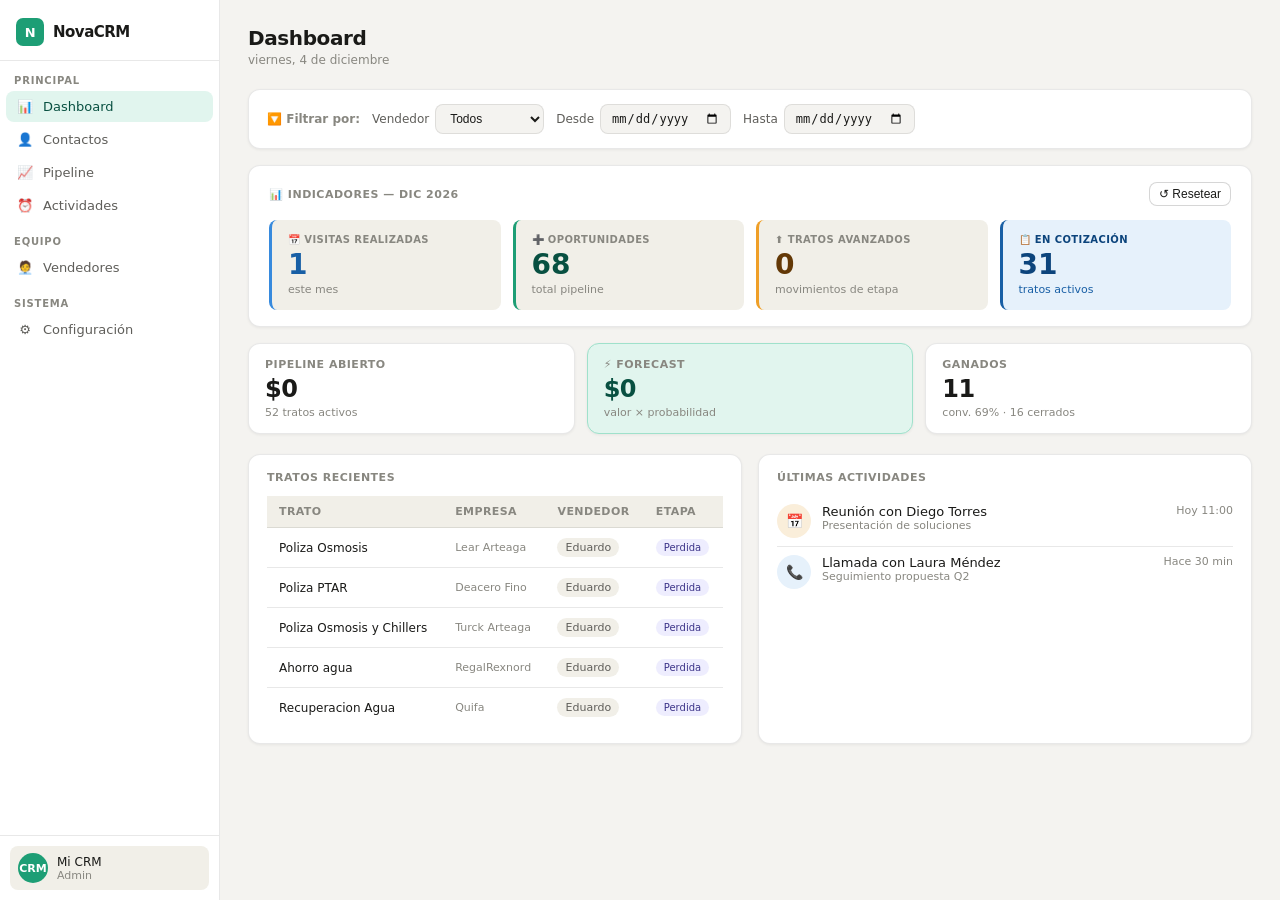
<file: crm (7).html>
<!DOCTYPE html>
<html lang="es">
<head>
<meta charset="UTF-8">
<meta name="viewport" content="width=device-width, initial-scale=1.0">
<title>NovaCRM</title>
<style>
*{box-sizing:border-box;margin:0;padding:0}
:root{
  --accent:#1d9e75;--accent-light:#e1f5ee;--accent-dark:#085041;
  --bg:#f4f3f0;--surface:#fff;--surface2:#f1efe8;
  --border:rgba(0,0,0,0.09);--border2:rgba(0,0,0,0.16);
  --text:#1a1a18;--text2:#5f5e5a;--text3:#888780;
  --rad:8px;--rad-lg:12px;--nav-w:220px;
  --shadow:0 1px 3px rgba(0,0,0,0.06);
}
body{font-family:'Segoe UI',system-ui,sans-serif;background:var(--bg);color:var(--text);min-height:100vh;font-size:14px}
.app{display:flex;min-height:100vh}
.nav{width:var(--nav-w);background:var(--surface);border-right:1px solid var(--border);display:flex;flex-direction:column;position:fixed;top:0;left:0;height:100vh;z-index:10;overflow-y:auto}
.nav-brand{padding:18px 16px 14px;font-size:15px;font-weight:700;letter-spacing:-.5px;display:flex;align-items:center;gap:9px;border-bottom:1px solid var(--border)}
.brand-dot{width:28px;height:28px;border-radius:7px;background:var(--accent);display:flex;align-items:center;justify-content:center;color:white;font-size:13px;font-weight:700}
.nav-section{padding:14px 14px 4px;font-size:10px;font-weight:700;color:var(--text3);text-transform:uppercase;letter-spacing:.8px}
.nav-item{display:flex;align-items:center;gap:9px;padding:8px 10px;font-size:13px;cursor:pointer;color:var(--text2);border-radius:var(--rad);margin:1px 6px;transition:all .13s}
.nav-item:hover{background:var(--surface2);color:var(--text)}
.nav-item.active{color:var(--accent-dark);background:var(--accent-light);font-weight:500}
.nav-spacer{flex:1}
.nav-footer{padding:10px;border-top:1px solid var(--border)}
.nav-user{display:flex;align-items:center;gap:9px;padding:7px 8px;border-radius:var(--rad);background:var(--surface2)}
.nav-av{width:30px;height:30px;border-radius:50%;background:var(--accent);display:flex;align-items:center;justify-content:center;font-size:11px;font-weight:700;color:white}
.main{margin-left:var(--nav-w);flex:1;padding:26px 28px;min-height:100vh}
.page-header{display:flex;align-items:flex-start;justify-content:space-between;margin-bottom:22px;gap:12px}
.page-title{font-size:20px;font-weight:700;letter-spacing:-.4px}
.page-subtitle{font-size:12px;color:var(--text3);margin-top:3px}
.metrics{display:grid;grid-template-columns:repeat(3,1fr);gap:12px;margin-bottom:20px}
.metric{background:var(--surface);border:1px solid var(--border);border-radius:var(--rad-lg);padding:14px 16px;box-shadow:var(--shadow)}
.metric-label{font-size:11px;color:var(--text3);font-weight:600;text-transform:uppercase;letter-spacing:.5px;margin-bottom:6px}
.metric-value{font-size:24px;font-weight:700;letter-spacing:-.5px;line-height:1}
.metric-sub{font-size:11px;color:var(--text3);margin-top:5px}
.metric.accent{background:var(--accent-light);border-color:#9fe1cb}
.metric.accent .metric-value{color:var(--accent-dark)}
.forecast-section{background:var(--surface);border:1px solid var(--border);border-radius:var(--rad-lg);padding:16px 20px;margin-bottom:20px;box-shadow:var(--shadow)}
.forecast-title{font-size:11px;font-weight:700;color:var(--text3);text-transform:uppercase;letter-spacing:.5px;margin-bottom:14px}
.forecast-row{display:flex;align-items:center;gap:10px;margin-bottom:8px}
.forecast-label{font-size:12px;color:var(--text2);width:140px;flex-shrink:0;white-space:nowrap;overflow:hidden;text-overflow:ellipsis}
.forecast-bar-wrap{flex:1;background:var(--surface2);border-radius:4px;height:7px;overflow:hidden}
.forecast-bar-fill{height:100%;border-radius:4px;background:var(--accent)}
.forecast-val{font-size:12px;font-weight:600;color:var(--accent-dark);min-width:80px;text-align:right}
.card{background:var(--surface);border:1px solid var(--border);border-radius:var(--rad-lg);box-shadow:var(--shadow);margin-bottom:16px;overflow:hidden}
.card-pad{padding:16px 18px}
.card-title{font-size:11px;font-weight:700;color:var(--text3);text-transform:uppercase;letter-spacing:.5px;margin-bottom:12px}
.grid-2{display:grid;grid-template-columns:1fr 1fr;gap:16px}
.tbl-wrap{overflow-x:auto}
table{width:100%;border-collapse:collapse;font-size:13px}
th{text-align:left;padding:9px 12px;font-size:11px;font-weight:700;color:var(--text3);text-transform:uppercase;letter-spacing:.4px;background:var(--surface2);border-bottom:1px solid var(--border)}
td{padding:10px 12px;border-bottom:1px solid var(--border);color:var(--text);vertical-align:middle}
tr:last-child td{border-bottom:none}
tbody tr:hover{background:var(--surface2)}
.av{width:30px;height:30px;border-radius:50%;display:inline-flex;align-items:center;justify-content:center;font-size:10px;font-weight:700;flex-shrink:0}
.av-row{display:flex;align-items:center;gap:8px}
.av-0{background:#e1f5ee;color:#085041}.av-1{background:#e6f1fb;color:#0c447c}
.av-2{background:#faeeda;color:#633806}.av-3{background:#faece7;color:#712b13}
.av-4{background:#eeedfe;color:#3c3489}.av-5{background:#eaf3de;color:#27500a}
.badge{display:inline-flex;align-items:center;padding:3px 8px;border-radius:999px;font-size:11px;font-weight:500}
.bg-green{background:#eaf3de;color:#27500a}.bg-amber{background:#faeeda;color:#633806}
.bg-blue{background:#e6f1fb;color:#0c447c}.bg-gray{background:#f1efe8;color:#5f5e5a}
.bg-teal{background:#e1f5ee;color:#085041}.bg-purple{background:#eeedfe;color:#3c3489}
.btn{padding:7px 14px;font-size:13px;border-radius:var(--rad);border:1px solid var(--border2);background:var(--surface);cursor:pointer;color:var(--text);font-weight:500;transition:all .13s;display:inline-flex;align-items:center;gap:5px;white-space:nowrap}
.btn:hover{background:var(--surface2)}.btn:active{transform:scale(.98)}
.btn-accent{background:var(--accent);color:white;border-color:var(--accent)}
.btn-accent:hover{background:var(--accent-dark)}
.btn-danger{background:#fcebeb;color:#791f1f;border-color:#f7c1c1}
.btn-danger:hover{background:#f7c1c1}
.btn-sm{padding:4px 9px;font-size:12px}
.toolbar{display:flex;align-items:center;gap:8px;margin-bottom:14px;flex-wrap:wrap}
.search-wrap{position:relative;flex:1;min-width:180px}
.search-wrap input{width:100%;padding:7px 11px 7px 32px;font-size:13px;border:1px solid var(--border);border-radius:var(--rad);background:var(--surface);color:var(--text);outline:none}
.search-wrap input:focus{border-color:var(--accent)}
.search-icon{position:absolute;left:10px;top:50%;transform:translateY(-50%);color:var(--text3);font-size:13px;pointer-events:none}
select.filter{padding:7px 11px;font-size:13px;border:1px solid var(--border);border-radius:var(--rad);background:var(--surface);color:var(--text);cursor:pointer;outline:none}
.pipeline-wrap{overflow-x:auto;padding-bottom:8px}
.pipeline{display:grid;gap:10px;min-width:600px}
.stage{background:var(--surface2);border-radius:var(--rad-lg);padding:11px;min-height:200px}
.stage-head{font-size:11px;font-weight:700;text-transform:uppercase;letter-spacing:.5px;color:var(--text3);margin-bottom:6px;display:flex;justify-content:space-between;align-items:center}
.stage:hover .stage-del-btn{opacity:1!important}
.stage-forecast{font-size:11px;color:var(--text3);margin-bottom:8px;padding-bottom:6px;border-bottom:1px solid var(--border)}
.deal-card{background:var(--surface);border:1px solid var(--border);border-radius:var(--rad);padding:10px 11px;margin-bottom:7px;transition:border-color .13s}
.deal-card:hover{border-color:var(--accent)}
.deal-card.won{border-left:3px solid #1d9e75;background:#fcfffc}
.deal-card.lost{border-left:3px solid #888780;opacity:.65}
.deal-card.overdue{border-color:#f09595;background:#fff8f8}
.deal-card.due-today{border-color:#fac775;background:#fffbf3}
.deal-name{font-size:13px;font-weight:600;margin-bottom:2px;white-space:nowrap;overflow:hidden;text-overflow:ellipsis}
.deal-co{font-size:11px;color:var(--text3);margin-bottom:5px}
.deal-val{font-size:13px;color:var(--accent-dark);font-weight:700}
.prob-bar{height:3px;background:var(--border);border-radius:2px;margin-top:6px;overflow:hidden}
.prob-fill{height:100%;border-radius:2px;background:var(--accent)}
.followup{display:flex;align-items:center;gap:4px;margin-top:6px;padding:4px 7px;border-radius:5px;font-size:11px;font-weight:500}
.followup.overdue{background:#fcebeb;color:#a32d2d}
.followup.today{background:#faeeda;color:#854f0b}
.followup.upcoming{background:#e6f1fb;color:#185fa5}
.followup.none{background:var(--surface2);color:var(--text3);cursor:pointer}
.act-item{display:flex;gap:11px;padding:11px 0;border-bottom:1px solid var(--border)}
.act-item:last-child{border-bottom:none}
.act-icon{width:34px;height:34px;border-radius:50%;display:flex;align-items:center;justify-content:center;font-size:14px;flex-shrink:0}
.act-icon.call{background:#e6f1fb}.act-icon.email{background:#eaf3de}
.act-icon.meet{background:#faeeda}.act-icon.note{background:#eeedfe}
.vendor-grid{display:grid;grid-template-columns:repeat(auto-fill,minmax(270px,1fr));gap:14px;margin-bottom:20px}
.vendor-card{background:var(--surface);border:1px solid var(--border);border-radius:var(--rad-lg);padding:16px 18px;box-shadow:var(--shadow)}
.vendor-stats{display:grid;grid-template-columns:1fr 1fr;gap:8px;margin-top:12px;padding-top:12px;border-top:1px solid var(--border)}
.vendor-stat{background:var(--surface2);border-radius:var(--rad);padding:10px 12px}
.vendor-stat-label{font-size:10px;color:var(--text3);text-transform:uppercase;letter-spacing:.4px;margin-bottom:4px}
.vendor-stat-val{font-size:17px;font-weight:700}
.vendor-stat.accent{background:var(--accent-light)}
.vendor-stat.accent .vendor-stat-val{color:var(--accent-dark)}
.vendor-stat.accent .vendor-stat-label{color:var(--accent)}
.tab-bar{display:flex;gap:2px;background:var(--surface2);border-radius:var(--rad);padding:3px;margin-bottom:18px;width:fit-content}
.tab{padding:6px 14px;border-radius:6px;font-size:13px;cursor:pointer;color:var(--text2);transition:all .13s;font-weight:500}
.tab.active{background:var(--surface);color:var(--text);box-shadow:0 1px 3px rgba(0,0,0,.1)}
.config-section{background:var(--surface);border:1px solid var(--border);border-radius:var(--rad-lg);padding:18px 20px}
.config-item{display:flex;align-items:center;gap:8px;padding:9px 0;border-bottom:1px solid var(--border)}
.config-item:last-child{border-bottom:none}
.config-add{display:flex;gap:8px;margin-top:14px;padding-top:14px;border-top:1px solid var(--border)}
.config-add input,.config-add select{flex:1;padding:7px 10px;font-size:13px;border:1px solid var(--border);border-radius:var(--rad);background:var(--bg);color:var(--text);outline:none}
.overlay{display:none;position:fixed;inset:0;background:rgba(0,0,0,.38);z-index:100;align-items:center;justify-content:center}
.overlay.open{display:flex}
.modal{background:var(--surface);border-radius:var(--rad-lg);border:1px solid var(--border);padding:22px;width:440px;max-width:95vw;box-shadow:0 8px 30px rgba(0,0,0,.13);animation:fadeUp .18s ease;max-height:90vh;overflow-y:auto}
@keyframes fadeUp{from{opacity:0;transform:translateY(10px)}to{opacity:1;transform:translateY(0)}}
.modal-title{font-size:15px;font-weight:700;margin-bottom:18px}
.form-row{display:grid;grid-template-columns:1fr 1fr;gap:11px}
.form-field{margin-bottom:12px}
.form-field label{display:block;font-size:12px;font-weight:600;color:var(--text2);margin-bottom:4px}
.form-field input,.form-field select,.form-field textarea{width:100%;padding:8px 10px;font-size:13px;border:1px solid var(--border);border-radius:var(--rad);background:var(--bg);color:var(--text);outline:none;transition:border .13s;font-family:inherit}
.form-field input:focus,.form-field select:focus,.form-field textarea:focus{border-color:var(--accent)}
.form-field textarea{resize:vertical;min-height:65px}
.form-section-title{font-size:11px;font-weight:700;color:var(--text3);text-transform:uppercase;letter-spacing:.5px;margin:14px 0 10px;padding-top:14px;border-top:1px solid var(--border)}
.modal-footer{display:flex;gap:8px;justify-content:flex-end;margin-top:18px;padding-top:14px;border-top:1px solid var(--border)}
.empty{text-align:center;padding:40px 20px;color:var(--text3)}
.empty-icon{font-size:32px;margin-bottom:10px}
.toast{position:fixed;bottom:22px;right:22px;background:#1a1a18;color:white;padding:9px 16px;border-radius:var(--rad);font-size:13px;z-index:999;animation:fadeUp .18s ease}
::-webkit-scrollbar{width:5px;height:5px}
::-webkit-scrollbar-thumb{background:var(--border2);border-radius:3px}
@media(max-width:800px){
  .nav{width:54px}
  .nav-brand span,.nav-item span,.nav-section{display:none}
  .nav-item{justify-content:center;padding:8px}
  .main{margin-left:54px;padding:14px}
  .metrics{grid-template-columns:repeat(2,1fr)}
  .grid-2{grid-template-columns:1fr}
}
</style>
</head>
<body>
<div class="app">
  <nav class="nav">
    <div class="nav-brand"><div class="brand-dot">N</div><span>NovaCRM</span></div>
    <div class="nav-section">Principal</div>
    <div class="nav-item active" onclick="show('dashboard')" id="nav-dashboard"><span style="width:18px;text-align:center">📊</span><span>Dashboard</span></div>
    <div class="nav-item" onclick="show('contactos')" id="nav-contactos"><span style="width:18px;text-align:center">👤</span><span>Contactos</span></div>
    <div class="nav-item" onclick="show('pipeline')" id="nav-pipeline"><span style="width:18px;text-align:center">📈</span><span>Pipeline</span></div>
    <div class="nav-item" onclick="show('actividades')" id="nav-actividades"><span style="width:18px;text-align:center">⏰</span><span>Actividades</span></div>
    <div class="nav-section">Equipo</div>
    <div class="nav-item" onclick="show('vendedores')" id="nav-vendedores"><span style="width:18px;text-align:center">🧑‍💼</span><span>Vendedores</span></div>
    <div class="nav-section">Sistema</div>
    <div class="nav-item" onclick="show('configuracion')" id="nav-configuracion"><span style="width:18px;text-align:center">⚙️</span><span>Configuración</span></div>
    <div class="nav-spacer"></div>
    <div class="nav-footer">
      <div class="nav-user">
        <div class="nav-av">CRM</div>
        <div style="flex:1;overflow:hidden"><div style="font-size:12px;font-weight:500">Mi CRM</div><div style="font-size:11px;color:var(--text3)">Admin</div></div>
      </div>
    </div>
  </nav>
  <main class="main" id="mc"></main>
</div>
<div class="overlay" id="overlay">
  <div class="modal">
    <p class="modal-title" id="mt"></p>
    <div id="mb"></div>
    <div class="modal-footer">
      <button class="btn" onclick="if(window._schedClose){window._schedClose();window._schedClose=null;}else{closeModal();}">Cancelar</button>
      <button class="btn btn-accent" onclick="saveModal()">Guardar</button>
    </div>
  </div>
</div>
<script>
const K={c:'nc_c2',d:'nc_d5',a:'nc_a2',s:'nc_s5',v:'nc_v2',lr:'nc_lr2',kpi:'nc_kpi2'};
const DC=[
  {id:1,name:'Laura Méndez',company:'Grupo Alfa',email:'laura@alfa.mx',phone:'81-2200-0011',status:'Cliente',value:48000,notes:''},
  {id:2,name:'Carlos Rivera',company:'TechNova SA',email:'crivera@technova.com',phone:'55-3100-4422',status:'Prospecto',value:22000,notes:''},
  {id:3,name:'Ana Gutiérrez',company:'Inversiones MX',email:'ana.g@invmx.com',phone:'33-4400-9900',status:'Cliente',value:75000,notes:''},
  {id:4,name:'Diego Torres',company:'Constructora Reyes',email:'dtorres@reyes.mx',phone:'81-9900-1122',status:'Interesado',value:31000,notes:''},
  {id:5,name:'Sofía Leal',company:'Moda Plus',email:'sofia@modaplus.mx',phone:'55-7788-3300',status:'Prospecto',value:12000,notes:''},
];
const DS=[
  {name:'1. Prospecto General',prob:10},{name:'2. Prospecto Calificado',prob:25},
  {name:'3. Visita Pendiente',prob:40},{name:'4. Info Pendiente',prob:55},
  {name:'5. Cotizacion Enviada',prob:70},{name:'6. Ganada',prob:100},{name:'Stand BY',prob:20},{name:'Perdida',prob:0}
];
const DD=[
  {id:1,name:'Reduccion liquidos conf',company:'Quaker Houghton',value:0,prob:55,stage:'4. Info Pendiente',seller:'Eduardo',status:'open',date:'2025-03-02',closedDate:null,lossReason:'',followUpDate:'2026-03-09',followUpDesc:'PTAR no funciona y confinan liquidos, preguntar cuanta agua confinan',followUpType:'call'},
  {id:2,name:'Recuperacion acido o sosa',company:'Deacero Chely',value:0,prob:55,stage:'4. Info Pendiente',seller:'Eduardo',status:'open',date:'2025-03-02',closedDate:null,lossReason:'',followUpDate:'2026-03-09',followUpDesc:'ver proyecto para recuperacion de acido o sosa en decapad',followUpType:'call'},
  {id:3,name:'Confinamiento liquidos',company:'Lacteos la Capilla',value:0,prob:55,stage:'4. Info Pendiente',seller:'Eduardo',status:'open',date:'2026-03-18',closedDate:null,lossReason:'',followUpDate:'2026-02-10',followUpDesc:'Mont confinamiento - Analisis fisico quimico',followUpType:'call'},
  {id:4,name:'Cambio de material filtrante',company:'Stellantis Truck',value:0,prob:55,stage:'4. Info Pendiente',seller:'Eduardo',status:'open',date:'2026-03-05',closedDate:null,lossReason:'',followUpDate:'2026-03-18',followUpDesc:'Enviar fotos del equipo',followUpType:'email'},
  {id:5,name:'Recuperacion agua',company:'Stabilus',value:0,prob:55,stage:'4. Info Pendiente',seller:'Eduardo',status:'open',date:'2025-08-26',closedDate:null,lossReason:'',followUpDate:'2026-03-20',followUpDesc:'PTA 1: 800M3 PIPA, PTA 2 1798 M3 PIPA',followUpType:'call'},
  {id:6,name:'resuso agua',company:'Nemak Mty',value:0,prob:55,stage:'4. Info Pendiente',seller:'Eduardo',status:'open',date:'2025-10-28',closedDate:null,lossReason:'',followUpDate:'2026-04-01',followUpDesc:'cita el dia 28/10 3pm, SE ENVIO NDA',followUpType:'meet'},
  {id:7,name:'Rehabilitacion PTAR',company:'Borgwarner',value:0,prob:55,stage:'4. Info Pendiente',seller:'Eduardo',status:'open',date:'2025-02-19',closedDate:null,lossReason:'',followUpDate:'2026-03-17',followUpDesc:'Modificaciones PTAR',followUpType:'call'},
  {id:8,name:'Reuso agua rechazos',company:'Stellantis Truck',value:0,prob:55,stage:'4. Info Pendiente',seller:'Eduardo',status:'open',date:'2026-02-26',closedDate:null,lossReason:'',followUpDate:'2026-03-27',followUpDesc:'minimizar agua a lago de evaporacion - PDTE: Analisis FQ',followUpType:'call'},
  {id:9,name:'Renta dispensadores',company:'Penoles',value:0,prob:55,stage:'4. Info Pendiente',seller:'David Lopez',status:'open',date:'2025-10-09',closedDate:null,lossReason:'',followUpDate:'2026-03-20',followUpDesc:'SE ENVIO INFORMACION POR CORREO',followUpType:'email'},
  {id:10,name:'Osmosis para comedor',company:'Linamar',value:0,prob:55,stage:'4. Info Pendiente',seller:'David Lopez',status:'open',date:'2025-10-06',closedDate:null,lossReason:'',followUpDate:'2026-03-25',followUpDesc:'SE ENVIO CORREO A nancy.cordova@linamar.com',followUpType:'email'},
  {id:11,name:'servicio caldera',company:'Lear Ramos Arizpe',value:0,prob:40,stage:'3. Visita Pendiente',seller:'Eduardo',status:'open',date:'2026-01-29',closedDate:null,lossReason:'',followUpDate:'2026-02-10',followUpDesc:'son 48 calderitas',followUpType:'meet'},
  {id:12,name:'Poliza equipos',company:'Mubea Planta II',value:0,prob:40,stage:'3. Visita Pendiente',seller:'Eduardo',status:'open',date:'2025-02-10',closedDate:null,lossReason:'',followUpDate:'2026-04-01',followUpDesc:'Pdte realizar visita',followUpType:'meet'},
  {id:13,name:'Cambio de 180 membranas',company:'Deacero',value:0,prob:40,stage:'3. Visita Pendiente',seller:'Eduardo',status:'open',date:'2026-02-17',closedDate:null,lossReason:'',followUpDate:'2026-03-25',followUpDesc:'pdte analisis entrada agua',followUpType:'meet'},
  {id:14,name:'Cambio de inhibidor',company:'Deacero',value:0,prob:40,stage:'3. Visita Pendiente',seller:'Eduardo',status:'open',date:'2026-02-17',closedDate:null,lossReason:'',followUpDate:'2026-03-25',followUpDesc:'pdte analisis entrada agua',followUpType:'meet'},
  {id:15,name:'Poliza torres y osmosis',company:'Arcelor Mittal',value:0,prob:40,stage:'3. Visita Pendiente',seller:'Eduardo',status:'open',date:'2026-01-12',closedDate:null,lossReason:'',followUpDate:'2026-03-13',followUpDesc:'Licitacion se abre en Abril',followUpType:'meet'},
  {id:16,name:'Reuso agua',company:'Stellantis Motores Nte',value:0,prob:40,stage:'3. Visita Pendiente',seller:'Eduardo',status:'open',date:'2026-02-10',closedDate:null,lossReason:'',followUpDate:'2026-04-02',followUpDesc:'Seguimiento personal presentar Motores Norte',followUpType:'meet'},
  {id:17,name:'dispensador + enfriador',company:'Caterpillar',value:0,prob:70,stage:'5. Cotizacion Enviada',seller:'Eduardo',status:'open',date:'2026-01-29',closedDate:null,lossReason:'',followUpDate:'2026-03-03',followUpDesc:'Ricardo Bretado',followUpType:'call'},
  {id:18,name:'Rehabilitacion',company:'Lear Ramos Arizpe',value:0,prob:70,stage:'5. Cotizacion Enviada',seller:'Bretado',status:'open',date:'2025-09-11',closedDate:null,lossReason:'',followUpDate:'2026-03-26',followUpDesc:'Pendiente ricardo confirmar refacciones',followUpType:'call'},
  {id:19,name:'Poliza Osmosis 3',company:'Caterpillar',value:0,prob:70,stage:'5. Cotizacion Enviada',seller:'Eduardo',status:'open',date:'2025-10-01',closedDate:null,lossReason:'',followUpDate:'2026-01-08',followUpDesc:'',followUpType:''},
  {id:20,name:'Recuperacion Agua',company:'Plastic Omnium',value:0,prob:70,stage:'5. Cotizacion Enviada',seller:'Eduardo',status:'open',date:'2025-08-26',closedDate:null,lossReason:'',followUpDate:'2026-04-01',followUpDesc:'Cotizar recuperacion de 600 m3/mes',followUpType:'call'},
  {id:21,name:'poliza osmosis',company:'Emerson Ramos Arizpe',value:0,prob:70,stage:'5. Cotizacion Enviada',seller:'Eduardo',status:'open',date:'2026-01-28',closedDate:null,lossReason:'',followUpDate:'2026-03-25',followUpDesc:'',followUpType:''},
  {id:22,name:'ptar',company:'Joyson Safety',value:0,prob:70,stage:'5. Cotizacion Enviada',seller:'Eduardo',status:'open',date:'2026-03-05',closedDate:null,lossReason:'',followUpDate:'2026-01-30',followUpDesc:'Poliza PTAR',followUpType:'call'},
  {id:23,name:'Recuperacion Agua',company:'Sigma Santa Catarina',value:0,prob:70,stage:'5. Cotizacion Enviada',seller:'Eduardo',status:'open',date:'2025-08-26',closedDate:null,lossReason:'',followUpDate:'2026-01-30',followUpDesc:'Cotizar recuperacion venta',followUpType:'call'},
  {id:24,name:'Tanque agua producto',company:'Sigma Santa Catarina',value:0,prob:70,stage:'5. Cotizacion Enviada',seller:'Eduardo',status:'open',date:'2026-02-18',closedDate:null,lossReason:'',followUpDate:'2026-02-25',followUpDesc:'',followUpType:''},
  {id:25,name:'Automatizacion',company:'Stellantis Truck',value:0,prob:70,stage:'5. Cotizacion Enviada',seller:'Eduardo',status:'open',date:'2026-02-16',closedDate:null,lossReason:'',followUpDate:'2026-03-03',followUpDesc:'Automatizacion de 3 equipos de osmosis',followUpType:'call'},
  {id:26,name:'Filtro Zeolita',company:'Nidec mty',value:0,prob:70,stage:'5. Cotizacion Enviada',seller:'Eduardo',status:'open',date:'2026-03-13',closedDate:null,lossReason:'',followUpDate:'2026-03-03',followUpDesc:'Edgar: venta filtro zeolita',followUpType:'call'},
  {id:27,name:'Poliza Torres',company:'Blackhawk',value:0,prob:70,stage:'5. Cotizacion Enviada',seller:'Eduardo',status:'open',date:'2025-09-11',closedDate:null,lossReason:'',followUpDate:'2026-04-04',followUpDesc:'',followUpType:''},
  {id:28,name:'Poliza Chiller 3',company:'MartinRea',value:0,prob:70,stage:'5. Cotizacion Enviada',seller:'Eduardo',status:'open',date:'2026-03-05',closedDate:null,lossReason:'',followUpDate:'2026-03-26',followUpDesc:'',followUpType:''},
  {id:29,name:'Poliza OI',company:'Joyson Safety',value:0,prob:70,stage:'5. Cotizacion Enviada',seller:'Eduardo',status:'open',date:'2025-08-26',closedDate:null,lossReason:'',followUpDate:'2026-03-27',followUpDesc:'',followUpType:''},
  {id:30,name:'UF + OI',company:'Bayer Chiapas',value:0,prob:70,stage:'5. Cotizacion Enviada',seller:'Eduardo',status:'open',date:'2025-12-10',closedDate:null,lossReason:'',followUpDate:'2026-04-04',followUpDesc:'Reuso agua',followUpType:'call'},
  {id:31,name:'Trat quim chiller',company:'Mabe',value:0,prob:70,stage:'5. Cotizacion Enviada',seller:'Eduardo',status:'open',date:'2025-09-09',closedDate:null,lossReason:'',followUpDate:'2026-04-04',followUpDesc:'Cotizar 4t,1v Medianas Plasticos, 2t,1v Chicas',followUpType:'call'},
  {id:32,name:'Torres Enfriamiento',company:'Tupy Salitllo',value:0,prob:70,stage:'5. Cotizacion Enviada',seller:'Eduardo',status:'open',date:'2025-01-05',closedDate:null,lossReason:'',followUpDate:'2026-03-26',followUpDesc:'',followUpType:''},
  {id:33,name:'Osmosis Inversa',company:'Mahle Santa Catarina',value:0,prob:70,stage:'5. Cotizacion Enviada',seller:'Eduardo',status:'open',date:'2026-02-19',closedDate:null,lossReason:'',followUpDate:'2026-03-26',followUpDesc:'Equipo',followUpType:'call'},
  {id:34,name:'Recuperacion Agua - RAZ',company:'Linde',value:0,prob:70,stage:'5. Cotizacion Enviada',seller:'Eduardo',status:'open',date:'2025-08-26',closedDate:null,lossReason:'',followUpDate:'2026-04-27',followUpDesc:'Pendiente: Descarga, suministro, basin, cantidad purga',followUpType:'call'},
  {id:35,name:'Recuperacion Agua',company:'Nova Steel',value:0,prob:70,stage:'5. Cotizacion Enviada',seller:'Eduardo',status:'open',date:'2025-08-26',closedDate:null,lossReason:'',followUpDate:'2026-03-13',followUpDesc:'',followUpType:''},
  {id:36,name:'Tratamiento Torre ENF',company:'Nova Steel',value:0,prob:70,stage:'5. Cotizacion Enviada',seller:'Eduardo',status:'open',date:'2025-08-26',closedDate:null,lossReason:'',followUpDate:'2026-03-13',followUpDesc:'Se envio cotizacion',followUpType:'call'},
  {id:37,name:'Poliza OI',company:'Sanden',value:0,prob:70,stage:'5. Cotizacion Enviada',seller:'Eduardo',status:'open',date:'2025-08-26',closedDate:null,lossReason:'',followUpDate:'2026-03-28',followUpDesc:'',followUpType:''},
  {id:38,name:'Cotiar OI + Desmin',company:'Adler Pelzer',value:0,prob:70,stage:'5. Cotizacion Enviada',seller:'Eduardo',status:'open',date:'2025-08-28',closedDate:null,lossReason:'',followUpDate:'2026-05-17',followUpDesc:'Cotizar OI + Desmin para 10 m3/dia conductividad < 10 uS/cm',followUpType:'call'},
  {id:39,name:'Poliza Osmosis',company:'Borgwarner',value:0,prob:70,stage:'5. Cotizacion Enviada',seller:'Eduardo',status:'open',date:'2026-03-06',closedDate:null,lossReason:'',followUpDate:'2026-03-18',followUpDesc:'',followUpType:''},
  {id:40,name:'Telemetria',company:'HNI',value:0,prob:70,stage:'5. Cotizacion Enviada',seller:'Eduardo',status:'open',date:'2026-03-12',closedDate:null,lossReason:'',followUpDate:'2026-03-19',followUpDesc:'',followUpType:''},
  {id:41,name:'Suavizador',company:'HNI',value:0,prob:70,stage:'5. Cotizacion Enviada',seller:'Eduardo',status:'open',date:'2026-03-12',closedDate:null,lossReason:'',followUpDate:'2026-03-19',followUpDesc:'',followUpType:''},
  {id:42,name:'Chiller 3',company:'MARTIN REA FMG',value:0,prob:70,stage:'5. Cotizacion Enviada',seller:'Eduardo',status:'open',date:'2026-03-12',closedDate:null,lossReason:'',followUpDate:'2026-03-19',followUpDesc:'Poliza Chiller 3',followUpType:'call'},
  {id:43,name:'Recuperacion agua',company:'Marelli',value:0,prob:70,stage:'5. Cotizacion Enviada',seller:'Eduardo',status:'open',date:'2025-03-18',closedDate:null,lossReason:'',followUpDate:'2026-03-16',followUpDesc:'400 m3/mes, agua de ciudad, tiene desmineralizador',followUpType:'call'},
  {id:44,name:'Chiller',company:'Cat Nvo Laredo',value:0,prob:70,stage:'5. Cotizacion Enviada',seller:'Cesar',status:'open',date:'2025-08-28',closedDate:null,lossReason:'',followUpDate:'2026-02-26',followUpDesc:'',followUpType:''},
  {id:45,name:'Mantenimiento equipos',company:'Symrise',value:0,prob:70,stage:'5. Cotizacion Enviada',seller:'Eduardo',status:'open',date:'2025-08-26',closedDate:null,lossReason:'',followUpDate:'2026-02-26',followUpDesc:'',followUpType:''},
  {id:46,name:'Operacion PTAR',company:'Deacero Alambras',value:0,prob:70,stage:'5. Cotizacion Enviada',seller:'Eduardo',status:'open',date:'2026-01-08',closedDate:null,lossReason:'',followUpDate:'2026-01-13',followUpDesc:'SILVER',followUpType:'call'},
  {id:47,name:'Medidores',company:'Caterpillar',value:0,prob:70,stage:'5. Cotizacion Enviada',seller:'Eduardo',status:'open',date:'2026-02-26',closedDate:null,lossReason:'',followUpDate:'2026-03-17',followUpDesc:'',followUpType:''},
  {id:48,name:'Recuperacion Agua',company:'Quaker Houghton',value:0,prob:20,stage:'Stand BY',seller:'Eduardo',status:'open',date:'2025-08-26',closedDate:null,lossReason:'',followUpDate:null,followUpDesc:'Recuperar agua',followUpType:''},
  {id:49,name:'Sigma Corporativo',company:'Sigma Corporativo',value:0,prob:20,stage:'Stand BY',seller:'Eduardo',status:'open',date:'2025-09-18',closedDate:null,lossReason:'',followUpDate:null,followUpDesc:'',followUpType:''},
  {id:50,name:'Osmosis',company:'Deacero',value:0,prob:20,stage:'Stand BY',seller:'Eduardo',status:'open',date:'2025-08-26',closedDate:null,lossReason:'',followUpDate:null,followUpDesc:'',followUpType:''},
  {id:51,name:'POLIZAS DE MANTTO.',company:'FRISA',value:0,prob:20,stage:'Stand BY',seller:'Eduardo',status:'open',date:'2025-12-10',closedDate:null,lossReason:'',followUpDate:null,followUpDesc:'SE EVIO CORREOS, SOLICITARON UNA COTIZACION DE VARIOS SERVICIOS',followUpType:''},
  {id:52,name:'Filracion para lineas generales',company:'HNI',value:0,prob:20,stage:'Stand BY',seller:'Eduardo',status:'open',date:'2025-10-28',closedDate:null,lossReason:'',followUpDate:null,followUpDesc:'TIENE INCRUSTACION EN TUBERIAS DE SERVICIOS GRALES.',followUpType:''},
  {id:53,name:'Renovacion Poliza',company:'Emerson Acuna',value:0,prob:100,stage:'6. Ganada',seller:'Eduardo',status:'won',date:'2026-01-15',closedDate:'2026-01-15',lossReason:'',followUpDate:null,followUpDesc:'',followUpType:''},
  {id:54,name:'membranas',company:'HNI',value:0,prob:100,stage:'6. Ganada',seller:'Eduardo',status:'won',date:'2026-01-28',closedDate:'2026-01-28',lossReason:'',followUpDate:null,followUpDesc:'',followUpType:''},
  {id:55,name:'Renovacion Poliza Chiller',company:'HNI',value:0,prob:100,stage:'6. Ganada',seller:'Eduardo',status:'won',date:'2026-01-28',closedDate:'2026-01-28',lossReason:'',followUpDate:null,followUpDesc:'',followUpType:''},
  {id:56,name:'Renovacion Poliza',company:'Magna Saltillo',value:0,prob:100,stage:'6. Ganada',seller:'Eduardo',status:'won',date:'2026-01-15',closedDate:'2026-01-15',lossReason:'',followUpDate:null,followUpDesc:'',followUpType:''},
  {id:57,name:'Tratamiento quim osmosis',company:'Linde',value:0,prob:100,stage:'6. Ganada',seller:'Eduardo',status:'won',date:'2025-09-05',closedDate:'2025-09-05',lossReason:'',followUpDate:null,followUpDesc:'',followUpType:''},
  {id:58,name:'Membranas + Zeolita',company:'Linde',value:0,prob:100,stage:'6. Ganada',seller:'Eduardo',status:'won',date:'2025-09-11',closedDate:'2025-09-11',lossReason:'',followUpDate:null,followUpDesc:'',followUpType:''},
  {id:59,name:'12 membranas 4x40',company:'Penoles',value:0,prob:100,stage:'6. Ganada',seller:'Bretado',status:'won',date:'2025-09-11',closedDate:'2025-09-11',lossReason:'',followUpDate:null,followUpDesc:'',followUpType:''},
  {id:60,name:'2 membranas 4x40',company:'Corona',value:0,prob:100,stage:'6. Ganada',seller:'Eduardo',status:'won',date:'2025-09-10',closedDate:'2025-09-10',lossReason:'',followUpDate:null,followUpDesc:'',followUpType:''},
  {id:61,name:'Poliza osmosis comedor',company:'Macimex Ramos Arizpe',value:0,prob:100,stage:'6. Ganada',seller:'Eduardo',status:'won',date:'2025-10-06',closedDate:'2025-10-06',lossReason:'',followUpDate:null,followUpDesc:'',followUpType:''},
  {id:62,name:'POLIZA OSMOSIS INVERSA',company:'HNI',value:0,prob:100,stage:'6. Ganada',seller:'Eduardo',status:'won',date:'2025-11-27',closedDate:'2025-11-27',lossReason:'',followUpDate:null,followUpDesc:'',followUpType:''},
  {id:63,name:'Poliza Mnatenimiento Osmosis',company:'Nidec mty',value:0,prob:100,stage:'6. Ganada',seller:'Eduardo',status:'won',date:'2025-11-06',closedDate:'2025-11-06',lossReason:'',followUpDate:null,followUpDesc:'',followUpType:''},
  {id:64,name:'Recuperacion Agua',company:'Quifa',value:0,prob:0,stage:'Perdida',seller:'Eduardo',status:'lost',date:'2025-08-26',closedDate:'2025-08-26',lossReason:'Perdida',followUpDate:null,followUpDesc:'Pdte: rechazo de ambos osmosis',followUpType:''},
  {id:65,name:'Ahorro agua',company:'RegalRexnord',value:0,prob:0,stage:'Perdida',seller:'Eduardo',status:'lost',date:'2025-08-28',closedDate:'2025-08-28',lossReason:'Perdida',followUpDate:null,followUpDesc:'',followUpType:''},
  {id:66,name:'Poliza Osmosis y Chillers',company:'Turck Arteaga',value:0,prob:0,stage:'Perdida',seller:'Eduardo',status:'lost',date:'2025-09-30',closedDate:'2025-09-30',lossReason:'Perdida',followUpDate:null,followUpDesc:'Poliza OI',followUpType:''},
  {id:67,name:'Poliza PTAR',company:'Deacero Fino',value:0,prob:0,stage:'Perdida',seller:'Eduardo',status:'lost',date:'2026-01-12',closedDate:'2026-01-12',lossReason:'Perdida',followUpDate:null,followUpDesc:'gENESIS',followUpType:''},
  {id:68,name:'Poliza Osmosis',company:'Lear Arteaga',value:0,prob:0,stage:'Perdida',seller:'Eduardo',status:'lost',date:'2025-11-18',closedDate:'2025-11-18',lossReason:'Perdida',followUpDate:null,followUpDesc:'Se envio alcance de poliza por correo',followUpType:''},
];
const DA=[
  {id:1,type:'call',title:'Llamada con Laura Méndez',desc:'Seguimiento propuesta Q2',time:'Hace 30 min',contactName:'Laura Méndez',date:'2025-03-18'},
  {id:2,type:'meet',title:'Reunión con Diego Torres',desc:'Presentación de soluciones',time:'Hoy 11:00',contactName:'Diego Torres',date:'2025-03-18'},
];
function ld(k,d){try{const v=localStorage.getItem(k);return v?JSON.parse(v):d}catch{return d}}
function sv(k,d){try{localStorage.setItem(k,JSON.stringify(d))}catch{}}
let contacts=ld(K.c,DC),deals=ld(K.d,DD),activities=ld(K.a,DA);
let stages=ld(K.s,DS),sellers=ld(K.v,['Eduardo','David Lopez','Cesar','Bretado']),lossReasons=ld(K.lr,['Precio alto','Competencia','Sin presupuesto','Proyecto cancelado','Sin respuesta']);
if(stages.length&&typeof stages[0]==='string'){const p={Inicial:10,Contactado:25,Propuesta:50,'Negociación':75,Cerrado:100};stages=stages.map(s=>({name:s,prob:p[s]||50}));}
deals.forEach(d=>{if(!d.status)d.status='open';if(!d.lossReason)d.lossReason='';if(d.followUpDate===undefined)d.followUpDate=null;if(!d.followUpDesc)d.followUpDesc='';if(!d.followUpType)d.followUpType='';if(!d.seller)d.seller='';if(!d.periodicity)d.periodicity=7;});
activities.forEach(a=>{if(a.done===undefined)a.done=false;if(!a.dealId)a.dealId=null;});;
function saveAll(){sv(K.c,contacts);sv(K.d,deals);sv(K.a,activities);sv(K.s,stages);sv(K.v,sellers);sv(K.lr,lossReasons);}

// ─── KPI TRACKING ───
function thisMonth(){const n=new Date();return`${n.getFullYear()}-${String(n.getMonth()+1).padStart(2,'0')}`;}
function getKPI(){return ld(K.kpi,{advances:0,toCotiz:0,month:thisMonth()});}
function resetKPIIfNewMonth(){let k=getKPI();if(k.month!==thisMonth()){k={advances:0,toCotiz:0,month:thisMonth()};sv(K.kpi,k);}return k;}
function trackAdvance(toStage){const k=resetKPIIfNewMonth();k.advances++;if(toStage&&toStage.toLowerCase().includes('cotiz'))k.toCotiz++;sv(K.kpi,k);}
const AVC=['av-0','av-1','av-2','av-3','av-4','av-5'];
const STC=['bg-gray','bg-blue','bg-amber','bg-amber','bg-green','bg-teal','bg-purple'];
const SC={Cliente:'bg-teal',Prospecto:'bg-blue',Interesado:'bg-amber',Inactivo:'bg-gray'};
const AI={call:'📞',email:'✉️',meet:'📅',note:'📝'};
const AL={call:'Llamada con',email:'Email a',meet:'Reunión con',note:'Nota:'};
const ini=n=>n.split(' ').map(x=>x[0]).join('').substring(0,2).toUpperCase();
const avc=n=>AVC[n.charCodeAt(0)%AVC.length];
const fmt=v=>'$'+(v||0).toLocaleString('es-MX');
const nid=arr=>arr.length?Math.max(...arr.map(x=>x.id))+1:1;
const esc=s=>String(s||'').replace(/&/g,'&amp;').replace(/"/g,'&quot;').replace(/</g,'&lt;').replace(/>/g,'&gt;');
const gsi=name=>stages.findIndex(s=>s.name===name);
const gsc=name=>{const i=gsi(name);return STC[Math.min(Math.max(i,0),STC.length-1)];};
const td0=()=>{const d=new Date();d.setHours(0,0,0,0);return d;};
let pg='dashboard',q='',fSt='Todos',fSel='Todos',cfgTab='vendedores',showClosed=false,mFn=null;
let dSeller='Todos',dDateFrom='',dDateTo='',actTab='pending';
function show(p){pg=p;q='';fSt='Todos';fSel='Todos';document.querySelectorAll('.nav-item').forEach(el=>el.classList.remove('active'));const el=document.getElementById('nav-'+p);if(el)el.classList.add('active');render();}
function render(){
  const mc=document.getElementById('mc');
  if(pg==='dashboard')mc.innerHTML=rDash();
  else if(pg==='contactos')mc.innerHTML=rContacts();
  else if(pg==='pipeline')mc.innerHTML=rPipeline();
  else if(pg==='actividades')mc.innerHTML=rActs();
  else if(pg==='vendedores')mc.innerHTML=rVendedores();
  else if(pg==='configuracion')mc.innerHTML=rConfig();
}
function rDash(){
  // ─── Filtros del dashboard ───
  const inRange=(d)=>{
    const date=d.date||'';
    if(dDateFrom&&date<dDateFrom)return false;
    if(dDateTo&&date>dDateTo)return false;
    return true;
  };
  const bySeller=(d)=>dSeller==='Todos'||d.seller===dSeller;

  // Dataset filtrado
  const allF=deals.filter(d=>bySeller(d)&&inRange(d));
  const open=allF.filter(d=>d.status==='open');
  const won=allF.filter(d=>d.status==='won');
  const closed=allF.filter(d=>d.status!=='open');
  const pipe=open.reduce((s,d)=>s+(d.value||0),0);
  const fc=open.reduce((s,d)=>s+(d.value||0)*(d.prob||0)/100,0);
  const conv=closed.length?(won.length/closed.length*100).toFixed(0):0;

  // Forecast por etapa
  const fbs=stages.map(st=>{
    const sd=open.filter(d=>d.stage===st.name);
    return{name:st.name,w:sd.reduce((s,d)=>s+(d.value||0)*(d.prob||st.prob)/100,0),t:sd.reduce((s,d)=>s+(d.value||0),0)};
  }).filter(s=>s.t>0);
  const mxF=Math.max(...fbs.map(s=>s.w),1);

  // KPIs — aplican el filtro de vendedor y fecha
  const kpi=resetKPIIfNewMonth();
  const actsF=activities.filter(a=>dSeller==='Todos'||a.contactName&&sellers.indexOf(dSeller)>-1||true);
  // para visitas filtramos por fecha si se indica
  const visitas=activities.filter(a=>{
    if(a.type!=='meet')return false;
    if(!a.date)return false;
    if(dDateFrom&&a.date<dDateFrom)return false;
    if(dDateTo&&a.date>dDateTo)return false;
    return true;
  }).length;
  const nuevos=allF.length;
  const enCotiz=open.filter(d=>d.stage&&d.stage.toLowerCase().includes('cotiz')).length;
  const meses=['Ene','Feb','Mar','Abr','May','Jun','Jul','Ago','Sep','Oct','Nov','Dic'];
  const mesNom=meses[new Date().getMonth()]+' '+new Date().getFullYear();

  // Tratos recientes y actividades recientes
  const rd=[...allF].reverse().slice(0,5);
  const ra=[...activities].reverse().slice(0,6);

  const isFiltered=dSeller!=='Todos'||dDateFrom||dDateTo;

  return`
  <div class="page-header">
    <div><p class="page-title">Dashboard</p><p class="page-subtitle">${new Date().toLocaleDateString('es-MX',{weekday:'long',day:'numeric',month:'long'})}</p></div>
  </div>

  <!-- FILTROS DEL DASHBOARD -->
  <div style="background:var(--surface);border:1px solid var(--border);border-radius:var(--rad-lg);padding:14px 18px;margin-bottom:16px;box-shadow:var(--shadow);display:flex;align-items:center;gap:12px;flex-wrap:wrap">
    <span style="font-size:12px;font-weight:600;color:var(--text3)">🔽 Filtrar por:</span>
    <div style="display:flex;align-items:center;gap:6px">
      <label style="font-size:12px;color:var(--text2);font-weight:500">Vendedor</label>
      <select onchange="dSeller=this.value;render()" style="padding:6px 10px;font-size:12px;border:1px solid var(--border);border-radius:var(--rad);background:var(--bg);color:var(--text);outline:none">
        <option value="Todos" ${dSeller==='Todos'?'selected':''}>Todos</option>
        ${sellers.map(s=>`<option value="${esc(s)}" ${dSeller===s?'selected':''}>${esc(s)}</option>`).join('')}
      </select>
    </div>
    <div style="display:flex;align-items:center;gap:6px">
      <label style="font-size:12px;color:var(--text2);font-weight:500">Desde</label>
      <input type="date" value="${dDateFrom}" onchange="dDateFrom=this.value;render()" style="padding:6px 10px;font-size:12px;border:1px solid var(--border);border-radius:var(--rad);background:var(--bg);color:var(--text);outline:none">
    </div>
    <div style="display:flex;align-items:center;gap:6px">
      <label style="font-size:12px;color:var(--text2);font-weight:500">Hasta</label>
      <input type="date" value="${dDateTo}" onchange="dDateTo=this.value;render()" style="padding:6px 10px;font-size:12px;border:1px solid var(--border);border-radius:var(--rad);background:var(--bg);color:var(--text);outline:none">
    </div>
    ${isFiltered?`<button class="btn btn-sm" onclick="dSeller='Todos';dDateFrom='';dDateTo='';render()">✕ Limpiar filtros</button>`:''}
    ${isFiltered?`<span style="font-size:12px;color:var(--accent);font-weight:500">${allF.length} tratos filtrados</span>`:''}
  </div>

  <!-- KPIs DEL MES -->
  <div style="background:var(--surface);border:1px solid var(--border);border-radius:var(--rad-lg);padding:16px 20px;margin-bottom:16px;box-shadow:var(--shadow)">
    <div style="display:flex;align-items:center;justify-content:space-between;margin-bottom:14px">
      <div style="font-size:11px;font-weight:700;color:var(--text3);text-transform:uppercase;letter-spacing:.5px">📊 Indicadores — ${isFiltered?'Filtro aplicado':mesNom}</div>
      <button class="btn btn-sm" onclick="if(confirm('¿Resetear contadores de movimientos?')){sv(K.kpi,{advances:0,toCotiz:0,month:thisMonth()});render();toast('Contadores reseteados');}">↺ Resetear</button>
    </div>
    <div style="display:grid;grid-template-columns:repeat(4,1fr);gap:12px">
      <div style="background:var(--surface2);border-radius:var(--rad);padding:14px 16px;border-left:3px solid #378add">
        <div style="font-size:10px;color:var(--text3);font-weight:600;text-transform:uppercase;letter-spacing:.4px;margin-bottom:6px">📅 Visitas realizadas</div>
        <div style="font-size:28px;font-weight:700;color:#185fa5;line-height:1">${visitas}</div>
        <div style="font-size:11px;color:var(--text3);margin-top:4px">${dDateFrom||dDateTo?'en el periodo':'este mes'}</div>
      </div>
      <div style="background:var(--surface2);border-radius:var(--rad);padding:14px 16px;border-left:3px solid var(--accent)">
        <div style="font-size:10px;color:var(--text3);font-weight:600;text-transform:uppercase;letter-spacing:.4px;margin-bottom:6px">➕ Oportunidades</div>
        <div style="font-size:28px;font-weight:700;color:var(--accent-dark);line-height:1">${nuevos}</div>
        <div style="font-size:11px;color:var(--text3);margin-top:4px">${isFiltered?'en filtro actual':'total pipeline'}</div>
      </div>
      <div style="background:var(--surface2);border-radius:var(--rad);padding:14px 16px;border-left:3px solid #ef9f27">
        <div style="font-size:10px;color:var(--text3);font-weight:600;text-transform:uppercase;letter-spacing:.4px;margin-bottom:6px">⬆️ Tratos avanzados</div>
        <div style="font-size:28px;font-weight:700;color:#633806;line-height:1">${kpi.advances}</div>
        <div style="font-size:11px;color:var(--text3);margin-top:4px">movimientos de etapa</div>
      </div>
      <div style="background:#e6f1fb;border-radius:var(--rad);padding:14px 16px;border-left:3px solid #185fa5">
        <div style="font-size:10px;color:#0c447c;font-weight:600;text-transform:uppercase;letter-spacing:.4px;margin-bottom:6px">📋 En Cotización</div>
        <div style="font-size:28px;font-weight:700;color:#0c447c;line-height:1">${enCotiz}</div>
        <div style="font-size:11px;color:#185fa5;margin-top:4px">tratos activos${isFiltered?' (filtro)':''}</div>
      </div>
    </div>
  </div>

  <!-- MÉTRICAS GENERALES -->
  <div class="metrics">
    <div class="metric"><div class="metric-label">Pipeline abierto</div><div class="metric-value">${fmt(pipe)}</div><div class="metric-sub">${open.length} tratos activos</div></div>
    <div class="metric accent"><div class="metric-label">⚡ Forecast</div><div class="metric-value">${fmt(Math.round(fc))}</div><div class="metric-sub">valor × probabilidad</div></div>
    <div class="metric"><div class="metric-label">Ganados</div><div class="metric-value">${won.length}</div><div class="metric-sub">conv. ${conv}% · ${closed.length} cerrados</div></div>
  </div>

  ${fbs.length?`<div class="forecast-section"><div class="forecast-title">Forecast por etapa${isFiltered?' (filtrado)':''}</div>${fbs.map(s=>`<div class="forecast-row"><div class="forecast-label">${esc(s.name)}</div><div class="forecast-bar-wrap"><div class="forecast-bar-fill" style="width:${Math.round(s.w/mxF*100)}%"></div></div><div class="forecast-val">${fmt(Math.round(s.w))}</div></div>`).join('')}</div>`:''}

  <div class="grid-2">
    <div class="card"><div class="card-pad"><div class="card-title">Tratos recientes${isFiltered?' (filtrado)':''}</div><div class="tbl-wrap"><table><thead><tr><th>Trato</th><th>Empresa</th><th>Vendedor</th><th>Etapa</th></tr></thead><tbody>
    ${rd.length?rd.map(d=>`<tr>
      <td><div style="font-weight:500;font-size:12px">${esc(d.name)}</div></td>
      <td style="color:var(--text3);font-size:11px">${esc(d.company)}</td>
      <td style="font-size:11px">${d.seller?`<span class="badge bg-gray">${esc(d.seller)}</span>`:'-'}</td>
      <td><span class="badge ${gsc(d.stage)}" style="font-size:10px">${esc(d.stage)}</span></td>
    </tr>`).join(''):'<tr><td colspan="4" style="text-align:center;padding:16px;color:var(--text3)">Sin tratos en este filtro</td></tr>'}
    </tbody></table></div></div></div>
    <div class="card"><div class="card-pad"><div class="card-title">Últimas actividades</div>
    ${ra.map(a=>`<div class="act-item" style="padding:8px 0"><div class="act-icon ${a.type}">${AI[a.type]||'📌'}</div><div style="flex:1"><div style="font-size:13px;font-weight:500">${esc(a.title)}</div><div style="font-size:11px;color:var(--text3)">${esc(a.desc)}</div></div><div style="font-size:11px;color:var(--text3)">${a.time}</div></div>`).join('')||'<div class="empty"><div class="empty-icon">⏰</div><p>Sin actividades</p></div>'}
    </div></div>
  </div>`;
}
function rContacts(){
  const qL=q.toLowerCase();
  const list=contacts.filter(c=>(!qL||c.name.toLowerCase().includes(qL)||c.company.toLowerCase().includes(qL)||c.email.toLowerCase().includes(qL))&&(fSt==='Todos'||c.status===fSt));
  return`<div class="page-header"><div><p class="page-title">Contactos</p><p class="page-subtitle">${contacts.length} contactos</p></div><button class="btn btn-accent" onclick="openNewContact()">+ Nuevo contacto</button></div>
  <div class="toolbar"><div class="search-wrap"><span class="search-icon">🔍</span><input type="text" placeholder="Buscar..." value="${esc(q)}" oninput="q=this.value;render()"></div>
  <select class="filter" onchange="fSt=this.value;render()"><option value="Todos">Todos</option><option value="Cliente" ${fSt==='Cliente'?'selected':''}>Clientes</option><option value="Prospecto" ${fSt==='Prospecto'?'selected':''}>Prospectos</option><option value="Interesado" ${fSt==='Interesado'?'selected':''}>Interesados</option><option value="Inactivo" ${fSt==='Inactivo'?'selected':''}>Inactivos</option></select></div>
  <div class="card"><div class="tbl-wrap"><table><thead><tr><th>Contacto</th><th>Empresa</th><th>Email</th><th>Teléfono</th><th>Estado</th><th>Valor</th><th style="width:80px"></th></tr></thead><tbody>
  ${list.length?list.map(c=>`<tr>
    <td><div class="av-row"><div class="av ${avc(c.name)}">${ini(c.name)}</div><span style="font-weight:500">${esc(c.name)}</span></div></td>
    <td style="color:var(--text3);font-size:12px">${esc(c.company)}</td>
    <td style="font-size:12px"><a href="mailto:${esc(c.email)}" style="color:var(--accent);text-decoration:none">${esc(c.email)}</a></td>
    <td style="font-size:12px">${esc(c.phone)}</td>
    <td><span class="badge ${SC[c.status]||'bg-gray'}">${esc(c.status)}</span></td>
    <td style="font-weight:600;color:var(--accent-dark)">${fmt(c.value)}</td>
    <td><div style="display:flex;gap:3px"><button class="btn btn-sm" onclick="editContact(${c.id})">✏️</button><button class="btn btn-sm btn-danger" onclick="deleteContact(${c.id})">🗑️</button></div></td>
  </tr>`).join(''):'<tr><td colspan="7"><div class="empty"><div class="empty-icon">👤</div><p>Sin resultados</p></div></td></tr>'}
  </tbody></table></div></div>`;
}
function rPipeline(){
  const vis=showClosed?deals:deals.filter(d=>d.status!=='lost');
  const fd=fSel==='Todos'?vis:vis.filter(d=>d.seller===fSel);
  const grp={};stages.forEach(s=>grp[s.name]=[]);fd.forEach(d=>{if(grp[d.stage]!==undefined)grp[d.stage].push(d);});
  const pipe=fd.filter(d=>d.status==='open').reduce((s,d)=>s+(d.value||0),0);
  const fc=fd.filter(d=>d.status==='open').reduce((s,d)=>s+(d.value||0)*(d.prob||0)/100,0);
  return`<div class="page-header">
    <div><p class="page-title">Pipeline de ventas</p><p class="page-subtitle">${fmt(pipe)} abierto · forecast ${fmt(Math.round(fc))}</p></div>
    <div style="display:flex;gap:7px;flex-wrap:wrap">
      <button class="btn btn-sm" onclick="showClosed=!showClosed;render()">${showClosed?'Ocultar':'Mostrar'} perdidos</button>
      <button class="btn btn-sm" onclick="show('configuracion');cfgTab='etapas'">⚙️ Etapas</button>
      <button class="btn btn-accent" onclick="openNewDeal()">+ Nuevo trato</button>
    </div>
  </div>
  <div class="toolbar"><span style="font-size:13px;color:var(--text3)">Vendedor:</span>
  <select class="filter" onchange="fSel=this.value;render()"><option value="Todos">Todos</option>${sellers.map(s=>`<option value="${esc(s)}" ${fSel===s?'selected':''}>${esc(s)}</option>`).join('')}</select></div>
  <div class="pipeline-wrap"><div class="pipeline" style="grid-template-columns:repeat(${stages.length},minmax(170px,1fr))">
  ${stages.map((st,si)=>{
    const sd=grp[st.name]||[],sO=sd.filter(d=>d.status==='open');
    const sF=sO.reduce((s,d)=>s+(d.value||0)*(d.prob||st.prob)/100,0);
    return`<div class="stage">
      <div class="stage-head">
        <span ondblclick="renameStage(this,${si})" style="cursor:pointer;border-radius:3px;padding:1px 3px" title="Doble clic para renombrar" onmouseover="this.style.background='var(--border)'" onmouseout="this.style.background=''">${esc(st.name)}</span>
        <div style="display:flex;align-items:center;gap:3px">
          <span style="background:var(--surface);border:1px solid var(--border);border-radius:999px;padding:1px 7px;font-size:10px">${sd.length}</span>
          <button onclick="deleteStage(${si})" class="stage-del-btn" style="background:none;border:none;cursor:pointer;font-size:11px;opacity:0;padding:0 2px;color:var(--text3)">✕</button>
        </div>
      </div>
      <div class="stage-forecast">${fmt(sO.reduce((s,d)=>s+(d.value||0),0))} · fcst ${fmt(Math.round(sF))}</div>
      ${sd.map(d=>{
        const canB=si>0&&d.status==='open',canF=si<stages.length-1&&d.status==='open';
        const td=td0();let fuH='';
        if(d.followUpDate){
          const fd2=new Date(d.followUpDate+'T00:00:00'),diff=Math.round((fd2-td)/86400000);
          if(diff<0)fuH=`<div class="followup overdue">🔴 Vencida ${fd2.toLocaleDateString('es-MX',{day:'2-digit',month:'short'})}${d.followUpDesc?' · '+esc(d.followUpDesc.substring(0,25)):''}</div>`;
          else if(diff===0)fuH=`<div class="followup today">🟠 Hoy${d.followUpDesc?' · '+esc(d.followUpDesc.substring(0,25)):''}</div>`;
          else fuH=`<div class="followup upcoming">📅 ${fd2.toLocaleDateString('es-MX',{day:'2-digit',month:'short'})}${d.followUpDesc?' · '+esc(d.followUpDesc.substring(0,25)):''}</div>`;
        } else if(d.status==='open'){fuH=`<div class="followup none" onclick="editDeal(${d.id})">+ Programar seguimiento</div>`;}
        const isOD=d.followUpDate&&new Date(d.followUpDate+'T00:00:00')<td&&d.status==='open';
        const isTd=d.followUpDate&&Math.round((new Date(d.followUpDate+'T00:00:00')-td)/86400000)===0&&d.status==='open';
        return`<div class="deal-card ${d.status}${isOD?' overdue':''}${isTd?' due-today':''}">
          <div style="display:flex;justify-content:space-between;align-items:flex-start;gap:3px">
            <div style="flex:1;min-width:0">
              <div class="deal-name">${esc(d.name)}</div>
              <div class="deal-co">${esc(d.company)}${d.seller?` <span style="color:var(--text3)">· 👤 ${esc(d.seller)}</span>`:''}</div>
            </div>
            <div style="display:flex;gap:2px;flex-shrink:0">
              <button onclick="editDeal(${d.id})" style="background:none;border:none;cursor:pointer;font-size:12px;padding:2px;opacity:.4" onmouseover="this.style.opacity=1" onmouseout="this.style.opacity=.4">✏️</button>
              <button onclick="deleteDeal(${d.id})" style="background:none;border:none;cursor:pointer;font-size:12px;padding:2px;opacity:.4" onmouseover="this.style.opacity=1" onmouseout="this.style.opacity=.4">🗑️</button>
            </div>
          </div>
          ${d.status==='won'?'<div style="margin-top:4px"><span class="badge bg-green" style="font-size:10px">✓ Ganado</span></div>':d.status==='lost'?`<div style="margin-top:4px"><span class="badge bg-gray" style="font-size:10px">✗ ${esc(d.lossReason||'Perdido')}</span></div>`:''}
          <div class="deal-val" style="margin-top:5px">${fmt(d.value)}</div>
          <div class="prob-bar"><div class="prob-fill" style="width:${d.prob||0}%"></div></div>
          ${fuH}
          ${d.status==='open'?`<div style="display:flex;justify-content:space-between;align-items:center;margin-top:5px">
            <span style="font-size:10px;color:var(--text3)">${d.prob||0}% prob.</span>
            <div style="display:flex;gap:3px">
              ${canB?`<button onclick="moveDeal(${d.id},-1)" style="background:var(--surface2);border:1px solid var(--border);border-radius:4px;cursor:pointer;font-size:10px;padding:2px 6px;color:var(--text2)">← Atrás</button>`:''}
              ${canF?`<button onclick="moveDeal(${d.id},1)" style="background:var(--accent-light);border:1px solid #9fe1cb;border-radius:4px;cursor:pointer;font-size:10px;padding:2px 6px;color:var(--accent-dark);font-weight:600">Avanzar →</button>`:''}
            </div>
          </div>`:''}
        </div>`;
      }).join('')}
    </div>`;
  }).join('')}
  </div></div>`;
}
function rActs(){
  const pending=activities.filter(a=>!a.done).reverse();
  const done=activities.filter(a=>a.done).reverse();
  const filt=actTab==='done'?done:pending;
  return`<div class="page-header"><div><p class="page-title">Actividades</p><p class="page-subtitle">${pending.length} pendientes · ${done.length} completadas</p></div><button class="btn btn-accent" onclick="openNewActivity()">+ Nueva actividad</button></div>
  <div style="display:flex;gap:2px;background:var(--surface2);border-radius:var(--rad);padding:3px;width:fit-content;margin-bottom:14px">
    <div class="tab ${actTab==='pending'?'active':''}" onclick="actTab='pending';render()">⏳ Pendientes (${pending.length})</div>
    <div class="tab ${actTab==='done'?'active':''}" onclick="actTab='done';render()">✅ Completadas (${done.length})</div>
  </div>
  <div class="card"><div class="card-pad">
  ${filt.length?filt.map(a=>{
    const deal=a.dealId?deals.find(d=>d.id===a.dealId):null;
    return`<div class="act-item" style="${a.done?'opacity:.6':''}">
      <div style="display:flex;flex-direction:column;align-items:center;gap:4px;flex-shrink:0">
        <div class="act-icon ${a.type}" style="${a.done?'filter:grayscale(1)':''}">${AI[a.type]||'📌'}</div>
        ${!a.done?`<button onclick="completeActivity(${a.id})" title="Marcar completada" style="background:none;border:1px solid var(--accent);border-radius:999px;cursor:pointer;font-size:9px;padding:2px 5px;color:var(--accent);font-weight:600;white-space:nowrap">✓ Listo</button>`
        :`<span style="font-size:9px;color:var(--accent);font-weight:600">✅ Hecha</span>`}
      </div>
      <div style="flex:1;min-width:0">
        <div style="font-size:13px;font-weight:500;${a.done?'text-decoration:line-through;color:var(--text3)':''}">${esc(a.title)}</div>
        <div style="font-size:12px;color:var(--text3);margin-top:2px">${esc(a.desc)}${a.contactName?' · <span style="color:var(--accent)">'+esc(a.contactName)+'</span>':''}</div>
        ${deal?`<div style="font-size:11px;color:var(--text2);margin-top:3px">🏢 ${esc(deal.name)} · ${esc(deal.company)}${deal.periodicity?' · 🔄 cada '+deal.periodicity+' días':''}</div>`:''}
        <div style="font-size:11px;color:var(--text3);margin-top:2px">${a.time}${a.done&&a.doneAt?' · Completada: '+a.doneAt:''}</div>
      </div>
      <button class="btn btn-sm btn-danger" onclick="deleteActivity(${a.id})" style="align-self:flex-start;flex-shrink:0">🗑️</button>
    </div>`;
  }).join(''):`<div class="empty"><div class="empty-icon">${actTab==='done'?'✅':'⏰'}</div><p>${actTab==='done'?'Sin actividades completadas':'Sin actividades pendientes'}</p></div>`}
  </div></div>`;
}
function rVendedores(){
  const cards=sellers.map((s,i)=>{
    const myD=deals.filter(d=>d.seller===s),myV=myD.reduce((t,d)=>t+(d.value||0),0),myC=myD.filter(d=>d.status==='won').reduce((t,d)=>t+(d.value||0),0);
    return`<div class="vendor-card">
      <div style="display:flex;align-items:center;gap:12px">
        <div class="av ${avc(s)}" style="width:42px;height:42px;font-size:14px;flex-shrink:0">${ini(s)}</div>
        <div style="flex:1"><div style="font-weight:600;font-size:15px">${esc(s)}</div><div style="font-size:12px;color:var(--text3)">${myD.length} tratos asignados</div></div>
        <div style="display:flex;gap:4px">
          <button class="btn btn-sm" onclick="renameSeller(${i})">✏️</button>
          <button class="btn btn-sm btn-danger" onclick="deleteSeller(${i})">🗑️</button>
        </div>
      </div>
      <div class="vendor-stats">
        <div class="vendor-stat"><div class="vendor-stat-label">Pipeline</div><div class="vendor-stat-val">${fmt(myV)}</div><div style="font-size:11px;color:var(--text3)">${myD.filter(d=>d.status==='open').length} abiertos</div></div>
        <div class="vendor-stat accent"><div class="vendor-stat-label">Ganado</div><div class="vendor-stat-val">${fmt(myC)}</div><div style="font-size:11px;color:var(--accent)">${myD.filter(d=>d.status==='won').length} tratos</div></div>
      </div>
    </div>`;
  }).join('');
  return`<div class="page-header"><div><p class="page-title">Vendedores</p><p class="page-subtitle">${sellers.length} en el equipo</p></div></div>
  <div class="vendor-grid">${cards||'<p style="color:var(--text3);font-size:13px">Sin vendedores. Agrega el primero abajo.</p>'}</div>
  <div class="card"><div class="card-pad"><div class="card-title">Agregar vendedor</div>
  <div style="display:flex;gap:8px"><input id="new-seller" placeholder="Nombre del vendedor" style="flex:1;padding:8px 11px;font-size:13px;border:1px solid var(--border);border-radius:var(--rad);background:var(--surface2);color:var(--text);outline:none" onkeydown="if(event.key==='Enter')addSeller()"><button class="btn btn-accent" onclick="addSeller()">+ Agregar</button></div>
  </div></div>`;
}
function rConfig(){
  const tabs={vendedores:'👤 Vendedores',etapas:'📋 Etapas',motivos:'❌ Motivos pérdida'};
  if(!tabs[cfgTab])cfgTab='vendedores';
  const tabBar='<div class="tab-bar">'+Object.keys(tabs).map(t=>`<div class="tab ${cfgTab===t?'active':''}" onclick="cfgTab='${t}';render()">${tabs[t]}</div>`).join('')+'</div>';
  let inner='';
  if(cfgTab==='vendedores'){
    inner='<p style="font-size:13px;color:var(--text2);margin-bottom:14px">Vendedores disponibles para asignar en el pipeline.</p>'+
    (sellers.length?sellers.map((s,i)=>`<div class="config-item"><div class="av ${avc(s)}" style="width:28px;height:28px;font-size:10px">${ini(s)}</div><span style="flex:1;font-size:14px;font-weight:500;margin-left:6px">${esc(s)}</span><button class="btn btn-sm" onclick="renameSeller(${i})">✏️ Renombrar</button><button class="btn btn-sm btn-danger" onclick="deleteSeller(${i})">🗑️</button></div>`).join(''):'<p style="color:var(--text3);padding:12px 0">Sin vendedores aún.</p>')+
    '<div class="config-add"><input id="new-seller" placeholder="Nombre del vendedor" onkeydown="if(event.key===\'Enter\')addSeller()"><button class="btn btn-accent" onclick="addSeller()">+ Agregar</button></div>';
  } else if(cfgTab==='etapas'){
    inner='<p style="font-size:13px;color:var(--text2);margin-bottom:4px">Doble clic en el pipeline para renombrar etapas.</p><p style="font-size:12px;color:var(--text3);margin-bottom:14px">La probabilidad define el peso en el forecast.</p>'+
    stages.map((st,i)=>`<div class="config-item"><span style="flex:1;font-size:14px;font-weight:500">${esc(st.name)}</span><span style="font-size:12px;color:var(--text3)">Prob:</span><input type="number" min="0" max="100" value="${st.prob}" style="width:55px;padding:4px 6px;font-size:12px;border:1px solid var(--border);border-radius:4px;background:var(--bg);text-align:center;outline:none" onchange="stages[${i}].prob=Math.min(100,Math.max(0,parseInt(this.value)||0));saveAll()">${i>0?`<button class="btn btn-sm" onclick="moveStage(${i},-1)">↑</button>`:'<span style="width:36px"></span>'} ${i<stages.length-1?`<button class="btn btn-sm" onclick="moveStage(${i},1)">↓</button>`:'<span style="width:36px"></span>'} <button class="btn btn-sm btn-danger" onclick="deleteStage(${i})">🗑️</button></div>`).join('')+
    '<div class="config-add"><input id="new-stage" placeholder="Nombre de la etapa" onkeydown="if(event.key===\'Enter\')addStage()"><input type="number" id="new-stage-prob" placeholder="%" min="0" max="100" style="width:90px"><button class="btn btn-accent" onclick="addStage()">+ Agregar</button></div>';
  } else {
    inner='<p style="font-size:13px;color:var(--text2);margin-bottom:14px">Razones para marcar un trato como perdido.</p>'+
    (lossReasons.length?lossReasons.map((r,i)=>`<div class="config-item"><span style="font-size:16px">❌</span><span style="flex:1;font-size:14px;margin-left:6px">${esc(r)}</span><button class="btn btn-sm btn-danger" onclick="delLR(${i})">🗑️</button></div>`).join(''):'<p style="color:var(--text3);padding:12px 0">Sin motivos.</p>')+
    '<div class="config-add"><input id="new-lr" placeholder="Ej: Precio muy alto" onkeydown="if(event.key===\'Enter\')addLR()"><button class="btn btn-accent" onclick="addLR()">+ Agregar</button></div>';
  }
  return`<div class="page-header"><div><p class="page-title">Configuración</p><p class="page-subtitle">Personaliza tu CRM</p></div></div>${tabBar}<div class="config-section">${inner}</div>`;
}
// CONFIG
function addSeller(){const el=document.getElementById('new-seller');if(!el)return;const v=el.value.trim();if(!v){toast('Escribe un nombre');return}if(sellers.includes(v)){toast('Ya existe');return}sellers.push(v);saveAll();render();toast('Vendedor agregado');}
function deleteSeller(i){const s=sellers[i],n=deals.filter(d=>d.seller===s).length;if(!confirm(n>0?`"${s}" tiene ${n} trato(s). ¿Eliminar?`:`¿Eliminar a "${s}"?`))return;sellers.splice(i,1);saveAll();render();toast('Vendedor eliminado');}
function renameSeller(i){const n=prompt('Nuevo nombre:',sellers[i]);if(!n||!n.trim())return;const nn=n.trim();if(sellers.includes(nn)&&nn!==sellers[i]){toast('Ya existe');return}const old=sellers[i];deals.forEach(d=>{if(d.seller===old)d.seller=nn;});sellers[i]=nn;saveAll();render();toast('Renombrado');}
function addStage(){const n=document.getElementById('new-stage').value.trim();if(!n){toast('Escribe un nombre');return}if(stages.find(s=>s.name===n)){toast('Ya existe');return}const p=parseInt(document.getElementById('new-stage-prob').value)||50;stages.push({name:n,prob:p});saveAll();render();toast('Etapa agregada');}
function deleteStage(i){const n=deals.filter(d=>d.stage===stages[i].name).length;if(!confirm(n>0?`Tiene ${n} trato(s). Se moverán a la primera etapa. ¿Continuar?`:'¿Eliminar etapa?'))return;if(stages.length<=1){toast('Necesitas al menos una etapa');return}const f=stages.find((_,j)=>j!==i);deals.forEach(d=>{if(d.stage===stages[i].name)d.stage=f.name;});stages.splice(i,1);saveAll();render();toast('Etapa eliminada');}
function moveStage(i,dir){const j=i+dir;if(j<0||j>=stages.length)return;[stages[i],stages[j]]=[stages[j],stages[i]];saveAll();render();}
function renameStage(el,idx){const old=stages[idx].name;const inp=document.createElement('input');inp.value=old;inp.style.cssText='font-size:11px;font-weight:700;text-transform:uppercase;letter-spacing:.5px;color:var(--text3);border:1px solid var(--accent);border-radius:3px;padding:1px 4px;width:85px;background:var(--surface);outline:none';el.replaceWith(inp);inp.focus();inp.select();const commit=()=>{const nn=inp.value.trim();if(nn&&nn!==old){if(stages.find(s=>s.name===nn)){toast('Ya existe');render();return}deals.forEach(d=>{if(d.stage===old)d.stage=nn;});stages[idx].name=nn;saveAll();toast('Etapa renombrada');}render();};inp.addEventListener('blur',commit);inp.addEventListener('keydown',e=>{if(e.key==='Enter')inp.blur();if(e.key==='Escape')render();});}
function addLR(){const v=document.getElementById('new-lr').value.trim();if(!v)return;if(lossReasons.includes(v)){toast('Ya existe');return}lossReasons.push(v);saveAll();render();toast('Motivo agregado');}
function delLR(i){if(!confirm('¿Eliminar?'))return;lossReasons.splice(i,1);saveAll();render();}
// CONTACTS
function openNewContact(){document.getElementById('mt').textContent='Nuevo contacto';const mb=document.getElementById('mb');mb.innerHTML=`<div class="form-row"><div class="form-field"><label>Nombre *</label><input id="mn" placeholder="Juan Pérez"></div><div class="form-field"><label>Empresa</label><input id="mco" placeholder="Empresa SA"></div></div><div class="form-row"><div class="form-field"><label>Email</label><input id="me" type="email" placeholder="juan@empresa.com"></div><div class="form-field"><label>Teléfono</label><input id="mph" placeholder="81-1234-5678"></div></div><div class="form-row"><div class="form-field"><label>Estado</label><select id="ms"><option>Prospecto</option><option>Interesado</option><option>Cliente</option><option>Inactivo</option></select></div><div class="form-field"><label>Valor ($)</label><input id="mv" type="number" placeholder="0"></div></div><div class="form-field"><label>Notas</label><textarea id="mno" placeholder="Info adicional..."></textarea></div>`;mFn=()=>{const n=mb.querySelector('#mn').value.trim();if(!n){toast('Nombre requerido');return}contacts.push({id:nid(contacts),name:n,company:mb.querySelector('#mco').value,email:mb.querySelector('#me').value,phone:mb.querySelector('#mph').value,status:mb.querySelector('#ms').value,value:parseInt(mb.querySelector('#mv').value)||0,notes:mb.querySelector('#mno').value});saveAll();closeModal();render();toast('Contacto guardado');};openModal();}
function editContact(id){const c=contacts.find(x=>x.id===id);if(!c)return;document.getElementById('mt').textContent='Editar contacto';const mb=document.getElementById('mb');mb.innerHTML=`<div class="form-row"><div class="form-field"><label>Nombre *</label><input id="mn"></div><div class="form-field"><label>Empresa</label><input id="mco"></div></div><div class="form-row"><div class="form-field"><label>Email</label><input id="me" type="email"></div><div class="form-field"><label>Teléfono</label><input id="mph"></div></div><div class="form-row"><div class="form-field"><label>Estado</label><select id="ms">${['Prospecto','Interesado','Cliente','Inactivo'].map(s=>`<option ${c.status===s?'selected':''}>${s}</option>`).join('')}</select></div><div class="form-field"><label>Valor ($)</label><input id="mv" type="number"></div></div><div class="form-field"><label>Notas</label><textarea id="mno"></textarea></div>`;mb.querySelector('#mn').value=c.name||'';mb.querySelector('#mco').value=c.company||'';mb.querySelector('#me').value=c.email||'';mb.querySelector('#mph').value=c.phone||'';mb.querySelector('#mv').value=c.value||0;mb.querySelector('#mno').value=c.notes||'';mFn=()=>{const n=mb.querySelector('#mn').value.trim();if(!n){toast('Nombre requerido');return}c.name=n;c.company=mb.querySelector('#mco').value;c.email=mb.querySelector('#me').value;c.phone=mb.querySelector('#mph').value;c.status=mb.querySelector('#ms').value;c.value=parseInt(mb.querySelector('#mv').value)||0;c.notes=mb.querySelector('#mno').value;saveAll();closeModal();render();toast('Contacto actualizado');};openModal();}
function deleteContact(id){if(!confirm('¿Eliminar este contacto?'))return;contacts=contacts.filter(c=>c.id!==id);saveAll();render();toast('Contacto eliminado');}
// DEALS
function dFH(d){return`<div class="form-field"><label>Nombre del trato *</label><input id="dn" placeholder="Ej. Proyecto agua Q3"></div>
<div class="form-row"><div class="form-field"><label>Empresa / Cliente</label><input id="dc" placeholder="Empresa"></div><div class="form-field"><label>Valor ($)</label><input id="dv" type="number" placeholder="0"></div></div>
<div class="form-row"><div class="form-field"><label>Etapa</label><select id="dst">${stages.map(s=>`<option ${d&&d.stage===s.name?'selected':''}>${esc(s.name)}</option>`).join('')}</select></div><div class="form-field"><label>Probabilidad (%)</label><input id="dp" type="number" min="0" max="100"></div></div>
<div class="form-row"><div class="form-field"><label>Vendedor</label><select id="dsel"><option value="">Sin asignar</option>${sellers.map(s=>`<option value="${esc(s)}" ${d&&d.seller===s?'selected':''}>${esc(s)}</option>`).join('')}</select></div><div class="form-field"><label>Estado</label><select id="dstat" onchange="document.getElementById('dlr').style.display=this.value==='lost'?'block':'none'"><option value="open" ${!d||d.status==='open'?'selected':''}>Abierto</option><option value="won" ${d&&d.status==='won'?'selected':''}>✓ Ganado</option><option value="lost" ${d&&d.status==='lost'?'selected':''}>✗ Perdido</option></select></div></div>
<div id="dlr" class="form-field" style="display:${d&&d.status==='lost'?'block':'none'}"><label>Motivo de pérdida</label><select id="dlrv"><option value="">Sin especificar</option>${lossReasons.map(r=>`<option value="${esc(r)}" ${d&&d.lossReason===r?'selected':''}>${esc(r)}</option>`).join('')}</select></div>
<div class="form-section-title">Seguimiento y periodicidad</div>
<div class="form-row"><div class="form-field"><label>Tipo de seguimiento</label><select id="dft"><option value="">Sin seguimiento</option><option value="call" ${d&&d.followUpType==='call'?'selected':''}>📞 Llamada</option><option value="email" ${d&&d.followUpType==='email'?'selected':''}>✉️ Email</option><option value="meet" ${d&&d.followUpType==='meet'?'selected':''}>📅 Reunión</option><option value="note" ${d&&d.followUpType==='note'?'selected':''}>📝 Tarea</option></select></div><div class="form-field"><label>Fecha próximo contacto</label><input id="dfd" type="date" value="${d&&d.followUpDate?d.followUpDate:''}"></div></div>
<div class="form-row"><div class="form-field"><label>Notas del seguimiento</label><input id="dfd2" placeholder="¿Qué se debe hacer?"></div><div class="form-field"><label>🔄 Periodicidad (días entre contactos)</label><input id="dper" type="number" min="1" placeholder="7" value="${d&&d.periodicity?d.periodicity:7}" title="Días que se suman automáticamente al completar una actividad"></div></div>`;}
function cDeal(mb){const st=mb.querySelector('#dstat').value||'open',lrEl=mb.querySelector('#dlrv');return{company:mb.querySelector('#dc').value,value:parseInt(mb.querySelector('#dv').value)||0,prob:parseInt(mb.querySelector('#dp').value)||0,stage:mb.querySelector('#dst').value,seller:mb.querySelector('#dsel').value||'',status:st,lossReason:st==='lost'&&lrEl?lrEl.value:'',followUpDate:mb.querySelector('#dfd').value||null,followUpDesc:mb.querySelector('#dfd2').value||'',followUpType:mb.querySelector('#dft').value||'',periodicity:parseInt(mb.querySelector('#dper')?mb.querySelector('#dper').value:7)||7};}
function openNewDeal(){document.getElementById('mt').textContent='Nuevo trato';const mb=document.getElementById('mb');mb.innerHTML=dFH(null);mb.querySelector('#dp').value=stages[0]?stages[0].prob:50;mb.querySelector('#dst').addEventListener('change',e=>{const st=stages.find(s=>s.name===e.target.value);if(st)mb.querySelector('#dp').value=st.prob;});mFn=()=>{const n=mb.querySelector('#dn').value.trim();if(!n){toast('Nombre requerido');return}const data=cDeal(mb);deals.push({id:nid(deals),name:n,...data,date:new Date().toISOString().split('T')[0],closedDate:data.status!=='open'?new Date().toISOString().split('T')[0]:null});saveAll();closeModal();render();toast('Trato guardado');};openModal();}
function editDeal(id){const d=deals.find(x=>x.id===id);if(!d)return;document.getElementById('mt').textContent='Editar trato';const mb=document.getElementById('mb');mb.innerHTML=dFH(d);mb.querySelector('#dn').value=d.name||'';mb.querySelector('#dc').value=d.company||'';mb.querySelector('#dv').value=d.value||0;mb.querySelector('#dp').value=d.prob||0;mb.querySelector('#dfd2').value=d.followUpDesc||'';mFn=()=>{const n=mb.querySelector('#dn').value.trim();if(!n){toast('Nombre requerido');return}const data=cDeal(mb);Object.assign(d,{name:n,...data});if(d.status!=='open'&&!d.closedDate)d.closedDate=new Date().toISOString().split('T')[0];saveAll();closeModal();render();toast('Trato actualizado');};openModal();}
function deleteDeal(id){if(!confirm('¿Eliminar este trato?'))return;deals=deals.filter(d=>d.id!==id);saveAll();render();toast('Trato eliminado');}
function moveDeal(id,dir){const d=deals.find(x=>x.id===id);if(!d)return;const si=gsi(d.stage),ni=si+dir;if(ni<0||ni>=stages.length)return;d.stage=stages[ni].name;d.prob=stages[ni].prob;trackAdvance(d.stage);if(ni===stages.length-1&&d.status==='open'){d.status='won';d.closedDate=new Date().toISOString().split('T')[0];saveAll();render();toast('🎉 ¡Trato ganado!');return;}saveAll();render();toast('Movido a: '+d.stage);}
// ACTIVITIES
function rActs(){
  // Combinar actividades manuales + seguimientos de tratos (como actividades virtuales)
  const today=td0();

  // Generar actividades desde tratos con followUpDate que no tengan actividad pendiente ligada
  const dealActs=deals.filter(d=>d.followUpDate&&d.status==='open').map(d=>{
    // Ver si ya existe una actividad pendiente ligada a este trato
    const existing=activities.find(a=>a.dealId===d.id&&!a.done);
    if(existing)return null; // ya existe, no duplicar
    // Crear virtual activity desde el trato
    return{
      id:'deal_'+d.id,
      type:d.followUpType||'call',
      title:(AL[d.followUpType||'call']||'Contacto con')+' '+d.company,
      desc:d.followUpDesc||'Seguimiento programado',
      contactName:d.company,
      date:d.followUpDate,
      time:'📅 '+new Date(d.followUpDate+'T00:00:00').toLocaleDateString('es-MX',{day:'2-digit',month:'short',year:'numeric'}),
      dealId:d.id,
      done:false,
      doneAt:null,
      virtual:true
    };
  }).filter(Boolean);

  // Unir todas las actividades
  const allActs=[...activities,...dealActs].sort((a,b)=>{
    const da=a.date||'9999',db=b.date||'9999';
    return da.localeCompare(db);
  });

  // Filtros
  const filterAct=(a)=>{
    if(a.done)return actTab==='done';
    if(actTab==='done')return false;
    if(actTab==='pending')return true;
    if(actTab==='overdue'){const d=new Date(a.date+'T00:00:00');return a.date&&d<today;}
    if(actTab==='today'){const d=new Date(a.date+'T00:00:00');return a.date&&Math.round((d-today)/86400000)===0;}
    if(actTab==='week'){const d=new Date(a.date+'T00:00:00');const diff=Math.round((d-today)/86400000);return a.date&&diff>=0&&diff<=7;}
    if(actTab==='month'){const d=new Date(a.date+'T00:00:00');const diff=Math.round((d-today)/86400000);return a.date&&diff>=0&&diff<=30;}
    return true;
  };
  const filt=allActs.filter(filterAct);

  const counts={
    pending:allActs.filter(a=>!a.done).length,
    done:allActs.filter(a=>a.done).length,
    overdue:allActs.filter(a=>!a.done&&a.date&&new Date(a.date+'T00:00:00')<today).length,
    today:allActs.filter(a=>!a.done&&a.date&&Math.round((new Date(a.date+'T00:00:00')-today)/86400000)===0).length,
    week:allActs.filter(a=>!a.done&&a.date&&Math.round((new Date(a.date+'T00:00:00')-today)/86400000)>=0&&Math.round((new Date(a.date+'T00:00:00')-today)/86400000)<=7).length,
    month:allActs.filter(a=>!a.done&&a.date&&Math.round((new Date(a.date+'T00:00:00')-today)/86400000)>=0&&Math.round((new Date(a.date+'T00:00:00')-today)/86400000)<=30).length,
  };

  const tabs=[
    {k:'pending',label:'⏳ Pendientes',n:counts.pending},
    {k:'overdue',label:'🔴 Vencidas',n:counts.overdue},
    {k:'today',label:'🟠 Hoy',n:counts.today},
    {k:'week',label:'📅 7 días',n:counts.week},
    {k:'month',label:'📆 30 días',n:counts.month},
    {k:'done',label:'✅ Completadas',n:counts.done},
  ];

  return`<div class="page-header"><div><p class="page-title">Actividades</p><p class="page-subtitle">${counts.pending} pendientes · ${counts.overdue} vencidas · ${counts.done} completadas</p></div><button class="btn btn-accent" onclick="openNewActivity()">+ Nueva actividad</button></div>
  <div style="display:flex;gap:2px;background:var(--surface2);border-radius:var(--rad);padding:3px;margin-bottom:16px;flex-wrap:wrap">
    ${tabs.map(t=>`<div class="tab ${actTab===t.k?'active':''}" onclick="actTab='${t.k}';render()" style="white-space:nowrap">${t.label}${t.n>0?' ('+t.n+')':''}</div>`).join('')}
  </div>
  <div class="card"><div class="card-pad">
  ${filt.length?filt.map(a=>{
    const deal=a.dealId?deals.find(d=>d.id===a.dealId):null;
    const aDate=a.date?new Date(a.date+'T00:00:00'):null;
    const diff=aDate?Math.round((aDate-today)/86400000):null;
    const isOverdue=!a.done&&aDate&&aDate<today;
    const isToday=!a.done&&diff===0;
    const urgColor=isOverdue?'#fcebeb':isToday?'#fffbf3':'';
    return`<div class="act-item" style="border-radius:var(--rad);padding:10px 8px;${urgColor?'background:'+urgColor+';margin-bottom:4px;border:1px solid '+(isOverdue?'#f09595':'#fac775')+';':''}${a.done?'opacity:.55':''}">
      <div style="display:flex;flex-direction:column;align-items:center;gap:5px;flex-shrink:0;width:48px">
        <div class="act-icon ${a.type}" style="margin:0;${a.done?'filter:grayscale(.8)':''}">${AI[a.type]||'📌'}</div>
        ${!a.done
          ?`<button onclick="completeActById('${a.id}',${a.virtual?true:false})" style="background:none;border:1px solid var(--accent);border-radius:999px;cursor:pointer;font-size:9px;padding:2px 5px;color:var(--accent);font-weight:600;white-space:nowrap">✓ Listo</button>`
          :`<span style="font-size:9px;color:var(--accent);font-weight:600">✅</span>`
        }
      </div>
      <div style="flex:1;min-width:0">
        <div style="font-size:13px;font-weight:500;${a.done?'text-decoration:line-through;color:var(--text3)':''}">
          ${isOverdue?'🔴 ':''}${isToday?'🟠 ':''}${esc(a.title)}
          ${a.virtual?'<span style="font-size:10px;background:#e6f1fb;color:#185fa5;border-radius:3px;padding:1px 5px;margin-left:4px">Pipeline</span>':''}
        </div>
        <div style="font-size:12px;color:var(--text3);margin-top:2px">${esc(a.desc)}</div>
        ${deal?`<div style="font-size:11px;color:var(--text2);margin-top:3px;display:flex;align-items:center;gap:6px">
          <span>🏢 <strong>${esc(deal.name)}</strong> · ${esc(deal.company)}</span>
          ${deal.seller?`<span class="badge bg-gray" style="font-size:10px">👤 ${esc(deal.seller)}</span>`:''}
          ${deal.periodicity?`<span style="font-size:10px;color:var(--text3)">🔄 cada ${deal.periodicity} días</span>`:''}
        </div>`:''}
        <div style="font-size:11px;color:${isOverdue?'#a32d2d':isToday?'#854f0b':'var(--text3)'};margin-top:3px;font-weight:${isOverdue||isToday?600:400}">
          ${a.date?new Date(a.date+'T00:00:00').toLocaleDateString('es-MX',{weekday:'short',day:'2-digit',month:'short',year:'numeric'}):'Sin fecha'}
          ${isOverdue?' · ⚠️ Vencida hace '+Math.abs(diff)+' día'+(Math.abs(diff)===1?'':'s'):''}
          ${isToday?' · ⚡ Hoy':''}
          ${!isOverdue&&!isToday&&diff!==null&&diff>0?' · En '+diff+' día'+(diff===1?'':'s'):''}
          ${a.done&&a.doneAt?' · ✅ Completada: '+a.doneAt:''}
        </div>
      </div>
      ${!a.virtual?`<button class="btn btn-sm btn-danger" onclick="deleteActivity('${a.id}')" style="align-self:flex-start;flex-shrink:0">🗑️</button>`:''}
    </div>`;
  }).join(''):`<div class="empty"><div class="empty-icon">${actTab==='done'?'✅':'📭'}</div><p>Sin actividades en esta categoría</p></div>`}
  </div></div>`;
}
function completeActById(rawId, isVirtual){
  if(isVirtual){
    const dealId=parseInt(String(rawId).replace('deal_',''));
    const deal=deals.find(d=>d.id===dealId);
    if(!deal)return;
    const now=new Date();
    // Guardar la actividad como completada
    const completedAct={
      id:nid(activities),
      type:deal.followUpType||'call',
      title:(AL[deal.followUpType||'call']||'Contacto con')+' '+deal.company,
      desc:deal.followUpDesc||'Seguimiento',
      contactName:deal.company,
      date:deal.followUpDate,
      time:now.toLocaleDateString('es-MX',{day:'2-digit',month:'short'}),
      dealId:dealId,
      done:true,
      doneAt:now.toLocaleDateString('es-MX',{day:'2-digit',month:'short',year:'numeric'}),
      virtual:false
    };
    activities.push(completedAct);
    // Limpiar followUpDate del trato para que desaparezca la actividad virtual
    const oldType=deal.followUpType;
    const oldDesc=deal.followUpDesc;
    deal.followUpDate=null;
    deal.followUpDesc='';
    deal.followUpType='';
    saveAll();
    render(); // actualiza la lista inmediatamente antes del modal
    scheduleNext(deal,oldType||'call',oldDesc||'Seguimiento',completedAct.id);
  } else {
    const id=typeof rawId==='string'?parseInt(rawId):rawId;
    completeActivity(id);
  }
}
function scheduleNext(deal,tipo,desc,actId){
  const days=deal.periodicity||7;
  document.getElementById('mt').textContent='✅ Completada — Programar siguiente';
  const mb=document.getElementById('mb');
  const calcDate=(n)=>{const d=new Date();d.setDate(d.getDate()+n);return d.toISOString().split('T')[0];};
  mb.innerHTML=`
    <div style="background:var(--accent-light);border-radius:var(--rad);padding:11px 14px;margin-bottom:14px;font-size:13px;color:var(--accent-dark)">
      ✅ Actividad marcada como completada.
    </div>
    <div style="font-size:12px;color:var(--text3);margin-bottom:14px">🏢 <strong>${esc(deal.name)}</strong> · ${esc(deal.company)} · Periodicidad: <strong>${days} días</strong></div>
    <p style="font-size:13px;font-weight:600;margin-bottom:12px">¿Programar el siguiente seguimiento?</p>
    <div class="form-row">
      <div class="form-field"><label>Tipo</label>
        <select id="next-type">
          <option value="call" ${tipo==='call'?'selected':''}>📞 Llamada</option>
          <option value="email" ${tipo==='email'?'selected':''}>✉️ Email</option>
          <option value="meet" ${tipo==='meet'?'selected':''}>📅 Reunión</option>
          <option value="note">📝 Tarea</option>
        </select>
      </div>
      <div class="form-field"><label>Días hasta el siguiente</label>
        <input type="number" id="next-days" value="${days}" min="1">
      </div>
    </div>
    <div class="form-field"><label>Fecha del próximo seguimiento</label>
      <input type="date" id="next-date" value="${calcDate(days)}">
    </div>
    <div class="form-field"><label>Descripción</label>
      <input id="next-desc" value="${esc(desc)}" placeholder="¿Qué hacer?">
    </div>
    <div style="font-size:11px;color:var(--text3)">💡 Cambia los días y la fecha se recalcula automáticamente.</div>`;
  setTimeout(()=>{
    const nd=document.getElementById('next-days');
    if(nd)nd.addEventListener('input',()=>{const d=new Date();d.setDate(d.getDate()+(parseInt(nd.value)||7));const fd=document.getElementById('next-date');if(fd)fd.value=d.toISOString().split('T')[0];});
  },80);
  document.getElementById('btn-save').textContent='📅 Programar siguiente';
  mFn=()=>{
    const t=document.getElementById('next-type').value;
    const dateVal=document.getElementById('next-date').value;
    const descVal=document.getElementById('next-desc').value.trim();
    if(!descVal){toast('Escribe una descripción');return;}
    deal.followUpDate=dateVal;
    deal.followUpDesc=descVal;
    deal.followUpType=t;
    saveAll();
    closeModal();
    document.getElementById('btn-save').textContent='Guardar';
    render();
    toast('📅 Siguiente seguimiento: '+new Date(dateVal+'T00:00:00').toLocaleDateString('es-MX',{day:'2-digit',month:'short',year:'numeric'}));
  };
  // Si cancela, igual renderizar para reflejar que se completó
  const origClose=window._origClose;
  window._schedClose=()=>{closeModal();document.getElementById('btn-save').textContent='Guardar';render();};
  document.getElementById('overlay').onclick=e=>{if(e.target===document.getElementById('overlay'))window._schedClose();};
  openModal();
}
function openNewActivity(){
  document.getElementById('mt').textContent='Nueva actividad';
  const mb=document.getElementById('mb');
  mb.innerHTML=`
    <div class="form-row">
      <div class="form-field"><label>Tipo</label>
        <select id="at"><option value="call">📞 Llamada</option><option value="email">✉️ Email</option><option value="meet">📅 Reunión</option><option value="note">📝 Nota</option></select>
      </div>
      <div class="form-field"><label>Fecha</label>
        <input type="date" id="adate" value="${new Date().toISOString().split('T')[0]}">
      </div>
    </div>
    <div class="form-field"><label>Ligar a trato (opcional)</label>
      <select id="adeal">
        <option value="">Sin trato asociado</option>
        ${deals.filter(d=>d.status==='open').map(d=>`<option value="${d.id}">${esc(d.name)} · ${esc(d.company)}</option>`).join('')}
      </select>
    </div>
    <div class="form-field"><label>Descripción *</label>
      <textarea id="ad" placeholder="¿Qué pasó o qué se acordó?"></textarea>
    </div>`;
  mFn=()=>{
    const desc=mb.querySelector('#ad').value.trim();
    if(!desc){toast('Descripción requerida');return;}
    const t=mb.querySelector('#at').value;
    const dateVal=mb.querySelector('#adate').value;
    const dealIdVal=mb.querySelector('#adeal').value;
    const dealId=dealIdVal?parseInt(dealIdVal):null;
    const deal=dealId?deals.find(d=>d.id===dealId):null;
    const cn=deal?deal.company:'';
    const now=new Date();
    activities.push({id:nid(activities),type:t,title:AL[t]+' '+(cn||''),desc,contactName:cn,date:dateVal||now.toISOString().split('T')[0],time:now.toLocaleDateString('es-MX',{day:'2-digit',month:'short'})+' '+now.toLocaleTimeString('es-MX',{hour:'2-digit',minute:'2-digit'}),dealId,done:false,doneAt:null,virtual:false});
    // Si tiene trato y fecha, actualizar followUp del trato también
    if(deal&&dateVal){deal.followUpDate=dateVal;deal.followUpDesc=desc;deal.followUpType=t;}
    saveAll();closeModal();render();toast('Actividad registrada');
  };
  openModal();
}
function completeActivity(id){
  const a=activities.find(x=>x.id===id);if(!a)return;
  a.done=true;
  a.doneAt=new Date().toLocaleDateString('es-MX',{day:'2-digit',month:'short',year:'numeric'});
  const deal=a.dealId?deals.find(d=>d.id===a.dealId):null;
  const oldType=a.type,oldDesc=a.desc;
  // Limpiar followUpDate del trato para que no regenere la actividad virtual
  if(deal){deal.followUpDate=null;deal.followUpDesc='';deal.followUpType='';}
  saveAll();
  render(); // actualiza la lista inmediatamente antes del modal
  if(deal){scheduleNext(deal,oldType,oldDesc,a.id);}
  else{toast('✅ Actividad completada');}
}
function deleteActivity(rawId){
  const id=typeof rawId==='string'&&rawId.startsWith('deal_')?null:parseInt(rawId);
  if(!id){toast('Las actividades del pipeline se eliminan desde el trato');return;}
  activities=activities.filter(a=>a.id!==id);saveAll();render();toast('Actividad eliminada');
}
// MODAL
function openModal(){document.getElementById('overlay').classList.add('open');}
function closeModal(){
  document.getElementById('overlay').classList.remove('open');
  const btn=document.getElementById('btn-save');
  if(btn)btn.textContent='Guardar';
  // Restore default overlay click handler
  document.getElementById('overlay').onclick=e=>{if(e.target===document.getElementById('overlay'))closeModal();};
}
function saveModal(){if(mFn)mFn();}
document.getElementById('overlay').addEventListener('click',e=>{if(e.target===document.getElementById('overlay'))closeModal();});
document.addEventListener('keydown',e=>{if(e.key==='Escape')closeModal();});
function toast(msg){const t=document.createElement('div');t.className='toast';t.textContent=msg;document.body.appendChild(t);setTimeout(()=>t.remove(),2500);}
render();
</script>
</body>
</html>
</file>
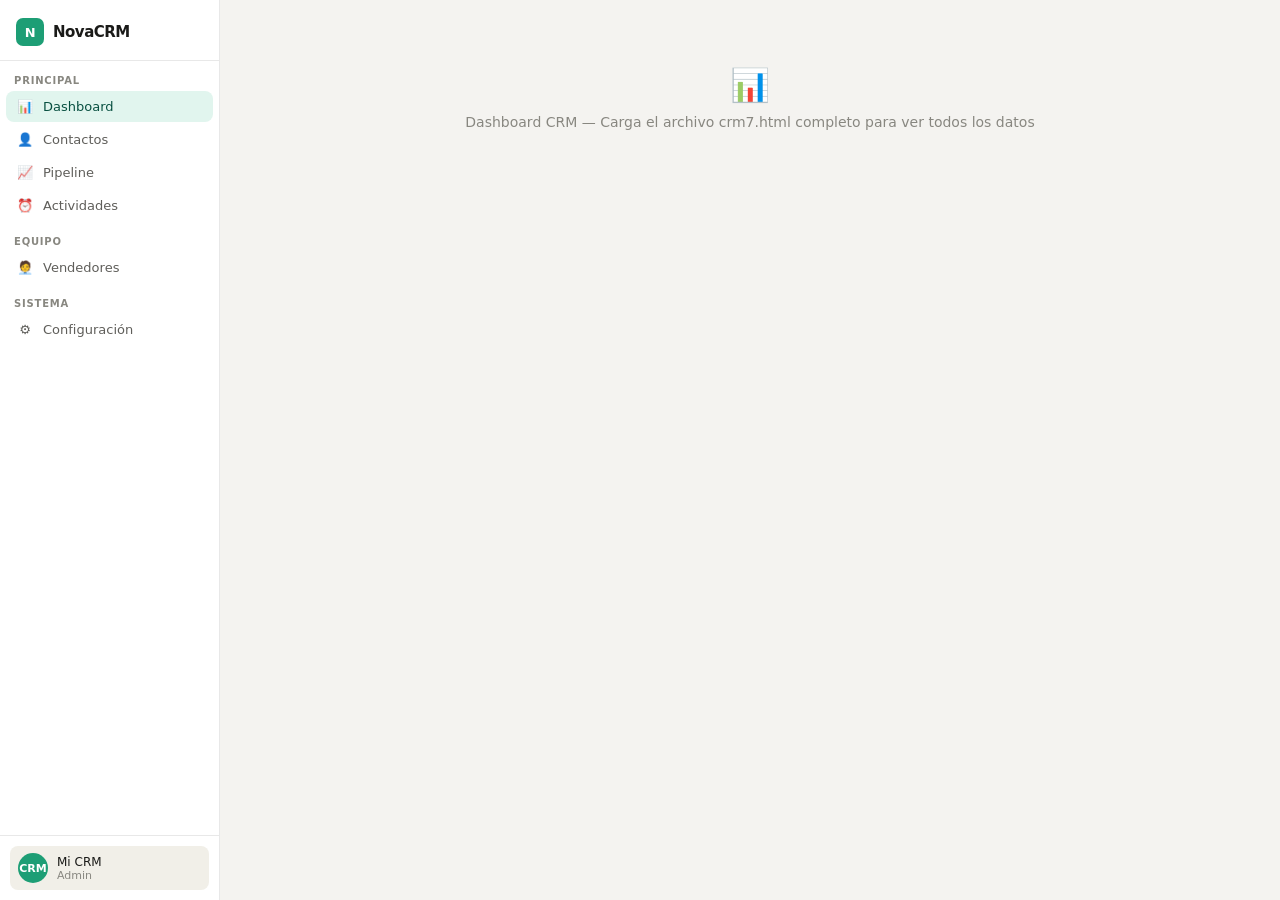
<file: crm.html.html>
<!DOCTYPE html>
<html lang="es">
<head>
<meta charset="UTF-8">
<meta name="viewport" content="width=device-width, initial-scale=1.0">
<title>NovaCRM</title>
<style>
*{box-sizing:border-box;margin:0;padding:0}
:root{
  --accent:#1d9e75;--accent-light:#e1f5ee;--accent-dark:#085041;
  --bg:#f4f3f0;--surface:#fff;--surface2:#f1efe8;
  --border:rgba(0,0,0,0.09);--border2:rgba(0,0,0,0.16);
  --text:#1a1a18;--text2:#5f5e5a;--text3:#888780;
  --rad:8px;--rad-lg:12px;--nav-w:220px;
  --shadow:0 1px 3px rgba(0,0,0,0.06);
}
body{font-family:'Segoe UI',system-ui,sans-serif;background:var(--bg);color:var(--text);min-height:100vh;font-size:14px}
.app{display:flex;min-height:100vh}
.nav{width:var(--nav-w);background:var(--surface);border-right:1px solid var(--border);display:flex;flex-direction:column;position:fixed;top:0;left:0;height:100vh;z-index:10;overflow-y:auto}
.nav-brand{padding:18px 16px 14px;font-size:15px;font-weight:700;letter-spacing:-.5px;display:flex;align-items:center;gap:9px;border-bottom:1px solid var(--border)}
.brand-dot{width:28px;height:28px;border-radius:7px;background:var(--accent);display:flex;align-items:center;justify-content:center;color:white;font-size:13px;font-weight:700}
.nav-section{padding:14px 14px 4px;font-size:10px;font-weight:700;color:var(--text3);text-transform:uppercase;letter-spacing:.8px}
.nav-item{display:flex;align-items:center;gap:9px;padding:8px 10px;font-size:13px;cursor:pointer;color:var(--text2);border-radius:var(--rad);margin:1px 6px;transition:all .13s}
.nav-item:hover{background:var(--surface2);color:var(--text)}
.nav-item.active{color:var(--accent-dark);background:var(--accent-light);font-weight:500}
.nav-spacer{flex:1}
.nav-footer{padding:10px;border-top:1px solid var(--border)}
.nav-user{display:flex;align-items:center;gap:9px;padding:7px 8px;border-radius:var(--rad);background:var(--surface2)}
.nav-av{width:30px;height:30px;border-radius:50%;background:var(--accent);display:flex;align-items:center;justify-content:center;font-size:11px;font-weight:700;color:white}
.main{margin-left:var(--nav-w);flex:1;padding:26px 28px;min-height:100vh}
.page-header{display:flex;align-items:flex-start;justify-content:space-between;margin-bottom:22px;gap:12px}
.page-title{font-size:20px;font-weight:700;letter-spacing:-.4px}
.page-subtitle{font-size:12px;color:var(--text3);margin-top:3px}
.metrics{display:grid;grid-template-columns:repeat(3,1fr);gap:12px;margin-bottom:20px}
.metric{background:var(--surface);border:1px solid var(--border);border-radius:var(--rad-lg);padding:14px 16px;box-shadow:var(--shadow)}
.metric-label{font-size:11px;color:var(--text3);font-weight:600;text-transform:uppercase;letter-spacing:.5px;margin-bottom:6px}
.metric-value{font-size:24px;font-weight:700;letter-spacing:-.5px;line-height:1}
.metric-sub{font-size:11px;color:var(--text3);margin-top:5px}
.metric.accent{background:var(--accent-light);border-color:#9fe1cb}
.metric.accent .metric-value{color:var(--accent-dark)}
.forecast-section{background:var(--surface);border:1px solid var(--border);border-radius:var(--rad-lg);padding:16px 20px;margin-bottom:20px;box-shadow:var(--shadow)}
.forecast-title{font-size:11px;font-weight:700;color:var(--text3);text-transform:uppercase;letter-spacing:.5px;margin-bottom:14px}
.forecast-row{display:flex;align-items:center;gap:10px;margin-bottom:8px}
.forecast-label{font-size:12px;color:var(--text2);width:140px;flex-shrink:0;white-space:nowrap;overflow:hidden;text-overflow:ellipsis}
.forecast-bar-wrap{flex:1;background:var(--surface2);border-radius:4px;height:7px;overflow:hidden}
.forecast-bar-fill{height:100%;border-radius:4px;background:var(--accent)}
.forecast-val{font-size:12px;font-weight:600;color:var(--accent-dark);min-width:80px;text-align:right}
.card{background:var(--surface);border:1px solid var(--border);border-radius:var(--rad-lg);box-shadow:var(--shadow);margin-bottom:16px;overflow:hidden}
.card-pad{padding:16px 18px}
.card-title{font-size:11px;font-weight:700;color:var(--text3);text-transform:uppercase;letter-spacing:.5px;margin-bottom:12px}
.grid-2{display:grid;grid-template-columns:1fr 1fr;gap:16px}
.tbl-wrap{overflow-x:auto}
table{width:100%;border-collapse:collapse;font-size:13px}
th{text-align:left;padding:9px 12px;font-size:11px;font-weight:700;color:var(--text3);text-transform:uppercase;letter-spacing:.4px;background:var(--surface2);border-bottom:1px solid var(--border)}
td{padding:10px 12px;border-bottom:1px solid var(--border);color:var(--text);vertical-align:middle}
tr:last-child td{border-bottom:none}
tbody tr:hover{background:var(--surface2)}
.av{width:30px;height:30px;border-radius:50%;display:inline-flex;align-items:center;justify-content:center;font-size:10px;font-weight:700;flex-shrink:0}
.av-row{display:flex;align-items:center;gap:8px}
.av-0{background:#e1f5ee;color:#085041}.av-1{background:#e6f1fb;color:#0c447c}
.av-2{background:#faeeda;color:#633806}.av-3{background:#faece7;color:#712b13}
.av-4{background:#eeedfe;color:#3c3489}.av-5{background:#eaf3de;color:#27500a}
.badge{display:inline-flex;align-items:center;padding:3px 8px;border-radius:999px;font-size:11px;font-weight:500}
.bg-green{background:#eaf3de;color:#27500a}.bg-amber{background:#faeeda;color:#633806}
.bg-blue{background:#e6f1fb;color:#0c447c}.bg-gray{background:#f1efe8;color:#5f5e5a}
.bg-teal{background:#e1f5ee;color:#085041}.bg-purple{background:#eeedfe;color:#3c3489}
.btn{padding:7px 14px;font-size:13px;border-radius:var(--rad);border:1px solid var(--border2);background:var(--surface);cursor:pointer;color:var(--text);font-weight:500;transition:all .13s;display:inline-flex;align-items:center;gap:5px;white-space:nowrap}
.btn:hover{background:var(--surface2)}.btn:active{transform:scale(.98)}
.btn-accent{background:var(--accent);color:white;border-color:var(--accent)}
.btn-accent:hover{background:var(--accent-dark)}
.btn-danger{background:#fcebeb;color:#791f1f;border-color:#f7c1c1}
.btn-danger:hover{background:#f7c1c1}
.btn-sm{padding:4px 9px;font-size:12px}
.toolbar{display:flex;align-items:center;gap:8px;margin-bottom:14px;flex-wrap:wrap}
.search-wrap{position:relative;flex:1;min-width:180px}
.search-wrap input{width:100%;padding:7px 11px 7px 32px;font-size:13px;border:1px solid var(--border);border-radius:var(--rad);background:var(--surface);color:var(--text);outline:none}
.search-wrap input:focus{border-color:var(--accent)}
.search-icon{position:absolute;left:10px;top:50%;transform:translateY(-50%);color:var(--text3);font-size:13px;pointer-events:none}
select.filter{padding:7px 11px;font-size:13px;border:1px solid var(--border);border-radius:var(--rad);background:var(--surface);color:var(--text);cursor:pointer;outline:none}
.pipeline-wrap{overflow-x:auto;padding-bottom:8px}
.pipeline{display:grid;gap:10px;min-width:600px}
.stage{background:var(--surface2);border-radius:var(--rad-lg);padding:11px;min-height:200px}
.stage-head{font-size:11px;font-weight:700;text-transform:uppercase;letter-spacing:.5px;color:var(--text3);margin-bottom:6px;display:flex;justify-content:space-between;align-items:center}
.stage:hover .stage-del-btn{opacity:1!important}
.stage-forecast{font-size:11px;color:var(--text3);margin-bottom:8px;padding-bottom:6px;border-bottom:1px solid var(--border)}
.deal-card{background:var(--surface);border:1px solid var(--border);border-radius:var(--rad);padding:10px 11px;margin-bottom:7px;transition:border-color .13s}
.deal-card:hover{border-color:var(--accent)}
.deal-card.won{border-left:3px solid #1d9e75;background:#fcfffc}
.deal-card.lost{border-left:3px solid #888780;opacity:.65}
.deal-card.overdue{border-color:#f09595;background:#fff8f8}
.deal-card.due-today{border-color:#fac775;background:#fffbf3}
.deal-name{font-size:13px;font-weight:600;margin-bottom:2px;white-space:nowrap;overflow:hidden;text-overflow:ellipsis}
.deal-co{font-size:11px;color:var(--text3);margin-bottom:5px}
.deal-val{font-size:13px;color:var(--accent-dark);font-weight:700}
.prob-bar{height:3px;background:var(--border);border-radius:2px;margin-top:6px;overflow:hidden}
.prob-fill{height:100%;border-radius:2px;background:var(--accent)}
.followup{display:flex;align-items:center;gap:4px;margin-top:6px;padding:4px 7px;border-radius:5px;font-size:11px;font-weight:500}
.followup.overdue{background:#fcebeb;color:#a32d2d}
.followup.today{background:#faeeda;color:#854f0b}
.followup.upcoming{background:#e6f1fb;color:#185fa5}
.followup.none{background:var(--surface2);color:var(--text3);cursor:pointer}
.act-item{display:flex;gap:11px;padding:11px 0;border-bottom:1px solid var(--border)}
.act-item:last-child{border-bottom:none}
.act-icon{width:34px;height:34px;border-radius:50%;display:flex;align-items:center;justify-content:center;font-size:14px;flex-shrink:0}
.act-icon.call{background:#e6f1fb}.act-icon.email{background:#eaf3de}
.act-icon.meet{background:#faeeda}.act-icon.note{background:#eeedfe}
.vendor-grid{display:grid;grid-template-columns:repeat(auto-fill,minmax(270px,1fr));gap:14px;margin-bottom:20px}
.vendor-card{background:var(--surface);border:1px solid var(--border);border-radius:var(--rad-lg);padding:16px 18px;box-shadow:var(--shadow)}
.vendor-stats{display:grid;grid-template-columns:1fr 1fr;gap:8px;margin-top:12px;padding-top:12px;border-top:1px solid var(--border)}
.vendor-stat{background:var(--surface2);border-radius:var(--rad);padding:10px 12px}
.vendor-stat-label{font-size:10px;color:var(--text3);text-transform:uppercase;letter-spacing:.4px;margin-bottom:4px}
.vendor-stat-val{font-size:17px;font-weight:700}
.vendor-stat.accent{background:var(--accent-light)}
.vendor-stat.accent .vendor-stat-val{color:var(--accent-dark)}
.vendor-stat.accent .vendor-stat-label{color:var(--accent)}
.tab-bar{display:flex;gap:2px;background:var(--surface2);border-radius:var(--rad);padding:3px;margin-bottom:18px;width:fit-content}
.tab{padding:6px 14px;border-radius:6px;font-size:13px;cursor:pointer;color:var(--text2);transition:all .13s;font-weight:500}
.tab.active{background:var(--surface);color:var(--text);box-shadow:0 1px 3px rgba(0,0,0,.1)}
.config-section{background:var(--surface);border:1px solid var(--border);border-radius:var(--rad-lg);padding:18px 20px}
.config-item{display:flex;align-items:center;gap:8px;padding:9px 0;border-bottom:1px solid var(--border)}
.config-item:last-child{border-bottom:none}
.config-add{display:flex;gap:8px;margin-top:14px;padding-top:14px;border-top:1px solid var(--border)}
.config-add input,.config-add select{flex:1;padding:7px 10px;font-size:13px;border:1px solid var(--border);border-radius:var(--rad);background:var(--bg);color:var(--text);outline:none}
.overlay{display:none;position:fixed;inset:0;background:rgba(0,0,0,.38);z-index:100;align-items:center;justify-content:center}
.overlay.open{display:flex}
.modal{background:var(--surface);border-radius:var(--rad-lg);border:1px solid var(--border);padding:22px;width:440px;max-width:95vw;box-shadow:0 8px 30px rgba(0,0,0,.13);animation:fadeUp .18s ease;max-height:90vh;overflow-y:auto}
@keyframes fadeUp{from{opacity:0;transform:translateY(10px)}to{opacity:1;transform:translateY(0)}}
.modal-title{font-size:15px;font-weight:700;margin-bottom:18px}
.form-row{display:grid;grid-template-columns:1fr 1fr;gap:11px}
.form-field{margin-bottom:12px}
.form-field label{display:block;font-size:12px;font-weight:600;color:var(--text2);margin-bottom:4px}
.form-field input,.form-field select,.form-field textarea{width:100%;padding:8px 10px;font-size:13px;border:1px solid var(--border);border-radius:var(--rad);background:var(--bg);color:var(--text);outline:none;transition:border .13s;font-family:inherit}
.form-field input:focus,.form-field select:focus,.form-field textarea:focus{border-color:var(--accent)}
.form-field textarea{resize:vertical;min-height:65px}
.form-section-title{font-size:11px;font-weight:700;color:var(--text3);text-transform:uppercase;letter-spacing:.5px;margin:14px 0 10px;padding-top:14px;border-top:1px solid var(--border)}
.modal-footer{display:flex;gap:8px;justify-content:flex-end;margin-top:18px;padding-top:14px;border-top:1px solid var(--border)}
.empty{text-align:center;padding:40px 20px;color:var(--text3)}
.empty-icon{font-size:32px;margin-bottom:10px}
.toast{position:fixed;bottom:22px;right:22px;background:#1a1a18;color:white;padding:9px 16px;border-radius:var(--rad);font-size:13px;z-index:999;animation:fadeUp .18s ease}
::-webkit-scrollbar{width:5px;height:5px}
::-webkit-scrollbar-thumb{background:var(--border2);border-radius:3px}
@media(max-width:800px){
  .nav{width:54px}
  .nav-brand span,.nav-item span,.nav-section{display:none}
  .nav-item{justify-content:center;padding:8px}
  .main{margin-left:54px;padding:14px}
  .metrics{grid-template-columns:repeat(2,1fr)}
  .grid-2{grid-template-columns:1fr}
}
</style>
</head>
<body>
<div class="app">
  <nav class="nav">
    <div class="nav-brand"><div class="brand-dot">N</div><span>NovaCRM</span></div>
    <div class="nav-section">Principal</div>
    <div class="nav-item active" onclick="show('dashboard')" id="nav-dashboard"><span style="width:18px;text-align:center">📊</span><span>Dashboard</span></div>
    <div class="nav-item" onclick="show('contactos')" id="nav-contactos"><span style="width:18px;text-align:center">👤</span><span>Contactos</span></div>
    <div class="nav-item" onclick="show('pipeline')" id="nav-pipeline"><span style="width:18px;text-align:center">📈</span><span>Pipeline</span></div>
    <div class="nav-item" onclick="show('actividades')" id="nav-actividades"><span style="width:18px;text-align:center">⏰</span><span>Actividades</span></div>
    <div class="nav-section">Equipo</div>
    <div class="nav-item" onclick="show('vendedores')" id="nav-vendedores"><span style="width:18px;text-align:center">🧑‍💼</span><span>Vendedores</span></div>
    <div class="nav-section">Sistema</div>
    <div class="nav-item" onclick="show('configuracion')" id="nav-configuracion"><span style="width:18px;text-align:center">⚙️</span><span>Configuración</span></div>
    <div class="nav-spacer"></div>
    <div class="nav-footer">
      <div class="nav-user">
        <div class="nav-av">CRM</div>
        <div style="flex:1;overflow:hidden"><div style="font-size:12px;font-weight:500">Mi CRM</div><div style="font-size:11px;color:var(--text3)">Admin</div></div>
      </div>
    </div>
  </nav>
  <main class="main" id="mc"></main>
</div>
<div class="overlay" id="overlay">
  <div class="modal">
    <p class="modal-title" id="mt"></p>
    <div id="mb"></div>
    <div class="modal-footer">
      <button class="btn" onclick="if(window._schedClose){window._schedClose();window._schedClose=null;}else{closeModal();}">Cancelar</button>
      <button class="btn btn-accent" id="btn-save" onclick="saveModal()">Guardar</button>
    </div>
  </div>
</div>
<script>
// Este es el código JS original del CRM sin modificaciones
const K={c:'nc_c2',d:'nc_d5',a:'nc_a2',s:'nc_s5',v:'nc_v2',lr:'nc_lr2',kpi:'nc_kpi2'};
const DC=[{id:1,name:'Laura Méndez',company:'Grupo Alfa',email:'laura@alfa.mx',phone:'81-2200-0011',status:'Cliente',value:48000,notes:''},{id:2,name:'Carlos Rivera',company:'TechNova SA',email:'crivera@technova.com',phone:'55-3100-4422',status:'Prospecto',value:22000,notes:''},{id:3,name:'Ana Gutiérrez',company:'Inversiones MX',email:'ana.g@invmx.com',phone:'33-4400-9900',status:'Cliente',value:75000,notes:''},{id:4,name:'Diego Torres',company:'Constructora Reyes',email:'dtorres@reyes.mx',phone:'81-9900-1122',status:'Interesado',value:31000,notes:''},{id:5,name:'Sofía Leal',company:'Moda Plus',email:'sofia@modaplus.mx',phone:'55-7788-3300',status:'Prospecto',value:12000,notes:''}];
const DS=[{name:'1. Prospecto General',prob:10},{name:'2. Prospecto Calificado',prob:25},{name:'3. Visita Pendiente',prob:40},{name:'4. Info Pendiente',prob:55},{name:'5. Cotizacion Enviada',prob:70},{name:'6. Ganada',prob:100},{name:'Stand BY',prob:20},{name:'Perdida',prob:0}];
// Aquí va la data de deals — es muy extensa, usa la misma del archivo crm 7.html original
const DD=[];
const DA=[{id:1,type:'call',title:'Llamada con Laura Méndez',desc:'Seguimiento propuesta Q2',time:'Hace 30 min',contactName:'Laura Méndez',date:'2025-03-18'},{id:2,type:'meet',title:'Reunión con Diego Torres',desc:'Presentación de soluciones',time:'Hoy 11:00',contactName:'Diego Torres',date:'2025-03-18'}];
function ld(k,d){try{const v=localStorage.getItem(k);return v?JSON.parse(v):d}catch{return d}}
function sv(k,d){try{localStorage.setItem(k,JSON.stringify(d))}catch{}}
let contacts=ld(K.c,DC),deals=ld(K.d,DD),activities=ld(K.a,DA);
let stages=ld(K.s,DS),sellers=ld(K.v,['Eduardo','David Lopez','Cesar','Bretado']),lossReasons=ld(K.lr,['Precio alto','Competencia','Sin presupuesto','Proyecto cancelado','Sin respuesta']);
deals.forEach(d=>{if(!d.status)d.status='open';if(!d.lossReason)d.lossReason='';if(d.followUpDate===undefined)d.followUpDate=null;if(!d.followUpDesc)d.followUpDesc='';if(!d.followUpType)d.followUpType='';if(!d.seller)d.seller='';if(!d.periodicity)d.periodicity=7;});
activities.forEach(a=>{if(a.done===undefined)a.done=false;if(!a.dealId)a.dealId=null;});
function saveAll(){sv(K.c,contacts);sv(K.d,deals);sv(K.a,activities);sv(K.s,stages);sv(K.v,sellers);sv(K.lr,lossReasons);}
const AVC=['av-0','av-1','av-2','av-3','av-4','av-5'];
const STC=['bg-gray','bg-blue','bg-amber','bg-amber','bg-green','bg-teal','bg-purple'];
const SC={Cliente:'bg-teal',Prospecto:'bg-blue',Interesado:'bg-amber',Inactivo:'bg-gray'};
const AI={call:'📞',email:'✉️',meet:'📅',note:'📝'};
const AL={call:'Llamada con',email:'Email a',meet:'Reunión con',note:'Nota:'};
const ini=n=>n.split(' ').map(x=>x[0]).join('').substring(0,2).toUpperCase();
const avc=n=>AVC[n.charCodeAt(0)%AVC.length];
const fmt=v=>'$'+(v||0).toLocaleString('es-MX');
const nid=arr=>arr.length?Math.max(...arr.map(x=>x.id))+1:1;
const esc=s=>String(s||'').replace(/&/g,'&amp;').replace(/"/g,'&quot;').replace(/</g,'&lt;').replace(/>/g,'&gt;');
const gsi=name=>stages.findIndex(s=>s.name===name);
const gsc=name=>{const i=gsi(name);return STC[Math.min(Math.max(i,0),STC.length-1)];};
const td0=()=>{const d=new Date();d.setHours(0,0,0,0);return d;};
let pg='dashboard',q='',fSt='Todos',fSel='Todos',cfgTab='vendedores',showClosed=false,mFn=null;
let dSeller='Todos',dDateFrom='',dDateTo='',actTab='pending';
function show(p){pg=p;q='';fSt='Todos';fSel='Todos';document.querySelectorAll('.nav-item').forEach(el=>el.classList.remove('active'));const el=document.getElementById('nav-'+p);if(el)el.classList.add('active');render();}
function render(){
  const mc=document.getElementById('mc');
  if(pg==='dashboard')mc.innerHTML='<div class="empty"><div class="empty-icon">📊</div><p>Dashboard CRM — Carga el archivo crm7.html completo para ver todos los datos</p></div>';
  else mc.innerHTML='<div class="empty"><div class="empty-icon">📋</div><p>Sección: '+pg+'</p></div>';
}
function openModal(){document.getElementById('overlay').classList.add('open');}
function closeModal(){document.getElementById('overlay').classList.remove('open');}
function saveModal(){if(mFn)mFn();}
document.getElementById('overlay').addEventListener('click',e=>{if(e.target===document.getElementById('overlay'))closeModal();});
function toast(msg){const t=document.createElement('div');t.className='toast';t.textContent=msg;document.body.appendChild(t);setTimeout(()=>t.remove(),2500);}
render();
</script>
</body>
</html>
</file>
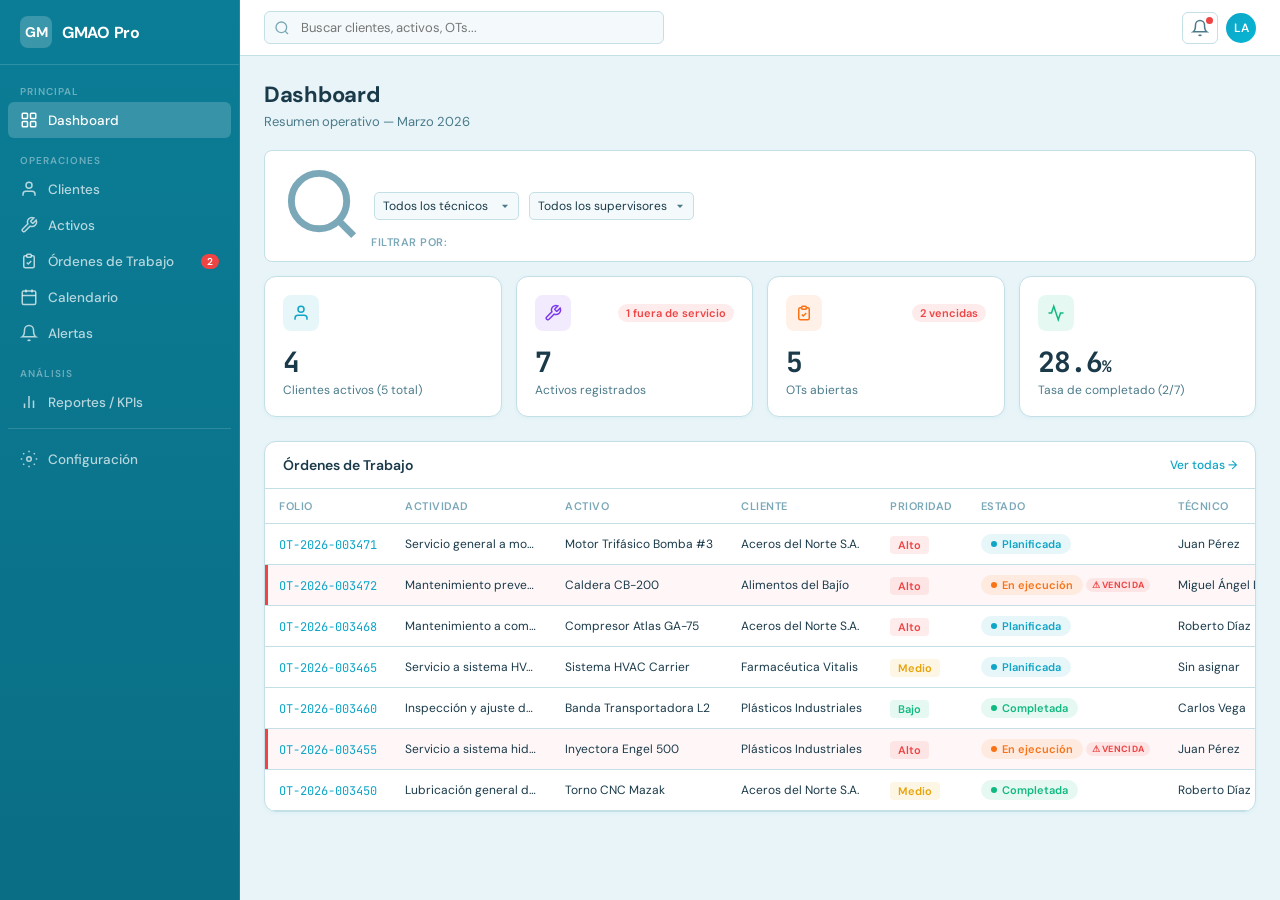
<file: GMAO_Sistema (3).html>
<!DOCTYPE html>
<html lang="es">
<head>
<meta charset="UTF-8">
<meta name="viewport" content="width=device-width, initial-scale=1.0">
<title>GMAO - Sistema de Gesti&oacute;n de Mantenimiento</title>
<link href="https://fonts.googleapis.com/css2?family=DM+Sans:wght@400;500;600;700&family=JetBrains+Mono:wght@400;500&display=swap" rel="stylesheet">
<style>
:root {
  --bg-primary: #e8f4f8;
  --bg-secondary: #ffffff;
  --bg-card: #ffffff;
  --bg-card-hover: #f0f9fc;
  --bg-input: #f4fafb;
  --border: #c4dfe6;
  --border-focus: #0ea5c7;
  --text-primary: #1a3a4a;
  --text-secondary: #4a7a8a;
  --text-muted: #7ba8b8;
  --accent: #0ea5c7;
  --accent-hover: #0986a5;
  --accent-soft: rgba(14,165,199,0.10);
  --success: #10b981;
  --success-soft: rgba(16,185,129,0.10);
  --warning: #e8a308;
  --warning-soft: rgba(232,163,8,0.10);
  --danger: #ef4444;
  --danger-soft: rgba(239,68,68,0.10);
  --info: #7c3aed;
  --info-soft: rgba(124,58,237,0.10);
  --orange: #f97316;
  --orange-soft: rgba(249,115,22,0.10);
  --sidebar-w: 240px;
  --header-h: 56px;
  --radius: 8px;
  --radius-lg: 12px;
  --shadow: 0 2px 12px rgba(14,165,199,0.08);
  --transition: 0.2s ease;
}
* { margin: 0; padding: 0; box-sizing: border-box; }
body { font-family: 'DM Sans', sans-serif; background: var(--bg-primary); color: var(--text-primary); min-height: 100vh; overflow: hidden; }
::-webkit-scrollbar { width: 6px; }
::-webkit-scrollbar-track { background: transparent; }
::-webkit-scrollbar-thumb { background: #b0d4de; border-radius: 3px; }
::-webkit-scrollbar-thumb:hover { background: #7ba8b8; }

/* Layout */
.app { display: flex; height: 100vh; }
.sidebar { width: var(--sidebar-w); background: linear-gradient(180deg, #0b7d96 0%, #0a6e85 100%); border-right: 1px solid rgba(255,255,255,0.1); display: flex; flex-direction: column; flex-shrink: 0; z-index: 10; }
.sidebar-logo { padding: 16px 20px; border-bottom: 1px solid rgba(255,255,255,0.15); display: flex; align-items: center; gap: 10px; }
.sidebar-logo .logo-icon { width: 32px; height: 32px; background: rgba(255,255,255,0.2); border-radius: 8px; display: flex; align-items: center; justify-content: center; font-weight: 700; font-size: 14px; color: #fff; }
.sidebar-logo span { font-weight: 700; font-size: 16px; letter-spacing: -0.3px; color: #ffffff; }
.sidebar-nav { flex: 1; padding: 12px 8px; overflow-y: auto; }
.nav-section { margin-bottom: 8px; }
.nav-section-title { padding: 8px 12px 4px; font-size: 10px; font-weight: 600; text-transform: uppercase; letter-spacing: 1px; color: rgba(255,255,255,0.4); }
.nav-item { display: flex; align-items: center; gap: 10px; padding: 9px 12px; border-radius: 6px; cursor: pointer; transition: var(--transition); font-size: 13.5px; color: rgba(255,255,255,0.7); font-weight: 500; }
.nav-item:hover { background: rgba(255,255,255,0.1); color: #ffffff; }
.nav-item.active { background: rgba(255,255,255,0.18); color: #ffffff; }
.nav-item svg { width: 18px; height: 18px; flex-shrink: 0; }
.nav-badge { margin-left: auto; background: var(--danger); color: #fff; font-size: 10px; font-weight: 600; padding: 1px 6px; border-radius: 10px; }

.main { flex: 1; display: flex; flex-direction: column; overflow: hidden; }
.header { height: var(--header-h); border-bottom: 1px solid var(--border); display: flex; align-items: center; padding: 0 24px; gap: 16px; flex-shrink: 0; background: var(--bg-secondary); }
.header-search { flex: 1; max-width: 400px; position: relative; }
.header-search input { width: 100%; background: var(--bg-input); border: 1px solid var(--border); border-radius: 6px; padding: 7px 12px 7px 36px; color: var(--text-primary); font-size: 13px; font-family: inherit; outline: none; transition: var(--transition); }
.header-search input:focus { border-color: var(--border-focus); }
.header-search svg { position: absolute; left: 10px; top: 50%; transform: translateY(-50%); width: 16px; height: 16px; color: var(--text-muted); }
.header-actions { display: flex; align-items: center; gap: 8px; margin-left: auto; }
.header-btn { background: none; border: 1px solid var(--border); border-radius: 6px; padding: 6px 8px; cursor: pointer; color: var(--text-secondary); transition: var(--transition); display: flex; align-items: center; justify-content: center; position: relative; }
.header-btn:hover { background: var(--bg-card-hover); color: var(--accent); }
.header-btn .notif-dot { position: absolute; top: 4px; right: 4px; width: 7px; height: 7px; background: var(--danger); border-radius: 50%; }
.header-btn svg { width: 18px; height: 18px; }
.avatar { width: 30px; height: 30px; border-radius: 50%; background: linear-gradient(135deg, #0ea5c7, #06b6d4); display: flex; align-items: center; justify-content: center; font-size: 12px; font-weight: 600; color: #fff; cursor: pointer; }

.content { flex: 1; overflow-y: auto; padding: 24px; }

/* Dashboard */
.page-title { font-size: 22px; font-weight: 700; margin-bottom: 4px; letter-spacing: -0.3px; }
.page-subtitle { font-size: 13px; color: var(--text-secondary); margin-bottom: 20px; }

.stats-grid { display: grid; grid-template-columns: repeat(4, 1fr); gap: 14px; margin-bottom: 24px; }
.stat-card { background: var(--bg-card); border: 1px solid var(--border); border-radius: var(--radius-lg); padding: 18px; transition: var(--transition); cursor: pointer; box-shadow: 0 1px 4px rgba(14,165,199,0.06); }
.stat-card:hover { border-color: var(--accent); transform: translateY(-1px); box-shadow: 0 4px 16px rgba(14,165,199,0.12); }
.stat-header { display: flex; justify-content: space-between; align-items: center; margin-bottom: 12px; }
.stat-icon { width: 36px; height: 36px; border-radius: 8px; display: flex; align-items: center; justify-content: center; }
.stat-icon svg { width: 18px; height: 18px; }
.stat-badge { font-size: 11px; font-weight: 600; padding: 2px 8px; border-radius: 10px; }
.stat-value { font-size: 28px; font-weight: 700; letter-spacing: -1px; margin-bottom: 2px; font-family: 'JetBrains Mono', monospace; }
.stat-label { font-size: 12px; color: var(--text-secondary); }

.grid-2 { display: grid; grid-template-columns: 1fr 1fr; gap: 14px; margin-bottom: 24px; }
.grid-3 { display: grid; grid-template-columns: 2fr 1fr; gap: 14px; margin-bottom: 24px; }

.card { background: var(--bg-card); border: 1px solid var(--border); border-radius: var(--radius-lg); overflow: hidden; box-shadow: 0 1px 4px rgba(14,165,199,0.06); }
.card-header { padding: 14px 18px; border-bottom: 1px solid var(--border); display: flex; justify-content: space-between; align-items: center; }
.card-title { font-size: 14px; font-weight: 600; }
.card-action { font-size: 12px; color: var(--accent); cursor: pointer; font-weight: 500; }
.card-action:hover { text-decoration: underline; }
.card-body { padding: 14px 18px; }

/* Tables */
.table-wrap { overflow-x: auto; }
table { width: 100%; border-collapse: collapse; }
th { text-align: left; padding: 10px 14px; font-size: 11px; font-weight: 600; text-transform: uppercase; letter-spacing: 0.5px; color: var(--text-muted); border-bottom: 1px solid var(--border); white-space: nowrap; }
td { padding: 10px 14px; font-size: 13px; border-bottom: 1px solid var(--border); white-space: nowrap; }
tr:hover td { background: rgba(14,165,199,0.04); }

.status-pill { display: inline-flex; align-items: center; gap: 5px; padding: 3px 10px; border-radius: 10px; font-size: 11px; font-weight: 600; }
.status-pill::before { content: ''; width: 6px; height: 6px; border-radius: 50%; }
.status-green { background: var(--success-soft); color: var(--success); }
.status-green::before { background: var(--success); }
.status-yellow { background: var(--warning-soft); color: var(--warning); }
.status-yellow::before { background: var(--warning); }
.status-red { background: var(--danger-soft); color: var(--danger); }
.status-red::before { background: var(--danger); }
.status-blue { background: var(--accent-soft); color: var(--accent); }
.status-blue::before { background: var(--accent); }
.status-purple { background: var(--info-soft); color: var(--info); }
.status-purple::before { background: var(--info); }
.status-orange { background: var(--orange-soft); color: var(--orange); }
.status-orange::before { background: var(--orange); }

.priority-pill { padding: 2px 8px; border-radius: 4px; font-size: 11px; font-weight: 600; }
.priority-critica { background: var(--danger-soft); color: var(--danger); }
.priority-alto { background: var(--danger-soft); color: var(--danger); }
.priority-alta { background: var(--orange-soft); color: var(--orange); }
.priority-medio { background: var(--warning-soft); color: var(--warning); }
.priority-media { background: var(--warning-soft); color: var(--warning); }
.priority-bajo { background: var(--success-soft); color: var(--success); }
.priority-baja { background: var(--success-soft); color: var(--success); }

/* Buttons */
.btn { display: inline-flex; align-items: center; gap: 6px; padding: 8px 16px; border-radius: 6px; font-size: 13px; font-weight: 600; font-family: inherit; cursor: pointer; transition: var(--transition); border: none; }
.btn-primary { background: var(--accent); color: #fff; }
.btn-primary:hover { background: var(--accent-hover); }
.btn-secondary { background: var(--bg-card); color: var(--text-primary); border: 1px solid var(--border); }
.btn-secondary:hover { background: var(--bg-card-hover); }
.btn-success { background: var(--success); color: #fff; }
.btn-danger { background: var(--danger); color: #fff; }
.btn-sm { padding: 5px 10px; font-size: 12px; }
.btn svg { width: 16px; height: 16px; }

/* Forms */
.form-group { margin-bottom: 14px; }
.form-label { display: block; font-size: 12px; font-weight: 600; color: var(--text-secondary); margin-bottom: 5px; }
.form-label .req { color: var(--danger); }
.form-input, .form-select, .form-textarea { width: 100%; background: var(--bg-input); border: 1px solid var(--border); border-radius: 6px; padding: 8px 12px; color: var(--text-primary); font-size: 13px; font-family: inherit; outline: none; transition: var(--transition); }
.form-input:focus, .form-select:focus, .form-textarea:focus { border-color: var(--border-focus); }
.form-select { cursor: pointer; appearance: none; background-image: url("data:image/svg+xml,%3Csvg xmlns='http://www.w3.org/2000/svg' width='12' height='12' fill='%234a7a8a' viewBox='0 0 16 16'%3E%3Cpath d='M8 11L3 6h10z'/%3E%3C/svg%3E"); background-repeat: no-repeat; background-position: right 10px center; padding-right: 30px; }
.form-textarea { min-height: 80px; resize: vertical; }
.form-row { display: grid; grid-template-columns: 1fr 1fr; gap: 12px; }
.form-row-3 { display: grid; grid-template-columns: 1fr 1fr 1fr; gap: 12px; }

/* Modal */
.modal-overlay { position: fixed; inset: 0; background: rgba(10,80,100,0.35); backdrop-filter: blur(4px); z-index: 100; display: flex; align-items: flex-start; justify-content: center; padding: 40px 20px; overflow-y: auto; animation: fadeIn 0.2s; }
.modal { background: var(--bg-secondary); border: 1px solid var(--border); border-radius: var(--radius-lg); width: 100%; max-width: 680px; animation: slideUp 0.25s ease; box-shadow: 0 20px 60px rgba(14,165,199,0.15); }
.modal-header { padding: 16px 20px; border-bottom: 1px solid var(--border); display: flex; justify-content: space-between; align-items: center; }
.modal-title { font-size: 16px; font-weight: 700; }
.modal-close { background: none; border: none; color: var(--text-muted); cursor: pointer; padding: 4px; border-radius: 4px; display: flex; }
.modal-close:hover { color: var(--text-primary); background: var(--bg-card); }
.modal-close svg { width: 20px; height: 20px; }
.modal-body { padding: 20px; max-height: 60vh; overflow-y: auto; }
.modal-footer { padding: 14px 20px; border-top: 1px solid var(--border); display: flex; justify-content: flex-end; gap: 8px; }

/* Wizard */
.wizard-steps { display: flex; gap: 0; margin-bottom: 20px; }
.wizard-step { flex: 1; text-align: center; padding: 10px; position: relative; }
.wizard-step::after { content: ''; position: absolute; top: 18px; right: -50%; width: 100%; height: 2px; background: var(--border); z-index: 0; }
.wizard-step:last-child::after { display: none; }
.wizard-step .step-num { width: 28px; height: 28px; border-radius: 50%; display: inline-flex; align-items: center; justify-content: center; font-size: 12px; font-weight: 700; margin-bottom: 4px; position: relative; z-index: 1; border: 2px solid var(--border); background: var(--bg-secondary); color: var(--text-muted); }
.wizard-step.active .step-num { border-color: var(--accent); background: var(--accent); color: #fff; }
.wizard-step.done .step-num { border-color: var(--success); background: var(--success); color: #fff; }
.wizard-step.done::after { background: var(--success); }
.wizard-step .step-label { display: block; font-size: 11px; color: var(--text-muted); font-weight: 500; }
.wizard-step.active .step-label, .wizard-step.done .step-label { color: var(--text-primary); }

/* Alerts list */
.alert-item { display: flex; align-items: flex-start; gap: 10px; padding: 10px 0; border-bottom: 1px solid var(--border); }
.alert-item:last-child { border-bottom: none; }
.alert-dot { width: 8px; height: 8px; border-radius: 50%; margin-top: 5px; flex-shrink: 0; }
.alert-content { flex: 1; }
.alert-text { font-size: 13px; margin-bottom: 2px; }
.alert-time { font-size: 11px; color: var(--text-muted); }

/* Calendar mini */
.calendar-grid { display: grid; grid-template-columns: repeat(7,1fr); gap: 2px; }
.cal-header { text-align: center; font-size: 10px; font-weight: 600; color: var(--text-muted); padding: 4px; }
.cal-day { text-align: center; font-size: 12px; padding: 6px 2px; border-radius: 4px; cursor: pointer; color: var(--text-secondary); }
.cal-day:hover { background: var(--bg-card-hover); }
.cal-day.today { background: var(--accent-soft); color: var(--accent); font-weight: 700; }
.cal-day.has-event { position: relative; }
.cal-day.has-event::after { content: ''; position: absolute; bottom: 2px; left: 50%; transform: translateX(-50%); width: 4px; height: 4px; background: var(--accent); border-radius: 50%; }
.cal-day.empty { visibility: hidden; }

/* Activity feed */
.feed-item { display: flex; gap: 10px; padding: 8px 0; }
.feed-icon { width: 28px; height: 28px; border-radius: 6px; display: flex; align-items: center; justify-content: center; flex-shrink: 0; }
.feed-icon svg { width: 14px; height: 14px; }
.feed-text { font-size: 12.5px; line-height: 1.5; }
.feed-time { font-size: 11px; color: var(--text-muted); }

/* Empty state */
.empty-state { text-align: center; padding: 40px 20px; }
.empty-state svg { width: 48px; height: 48px; color: var(--text-muted); margin-bottom: 12px; }
.empty-state h3 { font-size: 15px; margin-bottom: 4px; }
.empty-state p { font-size: 13px; color: var(--text-secondary); }

/* Tabs */
.tabs { display: flex; gap: 0; border-bottom: 1px solid var(--border); margin-bottom: 16px; }
.tab { padding: 10px 16px; font-size: 13px; font-weight: 500; color: var(--text-secondary); cursor: pointer; border-bottom: 2px solid transparent; transition: var(--transition); }
.tab:hover { color: var(--text-primary); }
.tab.active { color: var(--accent); border-bottom-color: var(--accent); }

/* Detail view */
.detail-header { display: flex; justify-content: space-between; align-items: flex-start; margin-bottom: 20px; }
.detail-meta { display: flex; gap: 12px; flex-wrap: wrap; margin-top: 8px; }
.meta-item { display: flex; align-items: center; gap: 4px; font-size: 12px; color: var(--text-secondary); }
.meta-item svg { width: 14px; height: 14px; }
.info-grid { display: grid; grid-template-columns: repeat(3, 1fr); gap: 14px; }
.info-item { }
.info-label { font-size: 11px; color: var(--text-muted); font-weight: 600; text-transform: uppercase; letter-spacing: 0.5px; margin-bottom: 2px; }
.info-value { font-size: 13px; }

/* Checklist */
.checklist-item { display: flex; align-items: center; gap: 8px; padding: 8px 0; border-bottom: 1px solid var(--border); }
.checklist-item:last-child { border-bottom: none; }
.check-box { width: 18px; height: 18px; border: 2px solid var(--border); border-radius: 4px; cursor: pointer; display: flex; align-items: center; justify-content: center; transition: var(--transition); flex-shrink: 0; }
.check-box.checked { background: var(--success); border-color: var(--success); }
.check-box svg { width: 12px; height: 12px; color: #fff; display: none; }
.check-box.checked svg { display: block; }
.check-text { font-size: 13px; }
.check-text.done { text-decoration: line-through; color: var(--text-muted); }

/* Progress bar */
.progress-bar { height: 6px; background: var(--border); border-radius: 3px; overflow: hidden; }
.progress-fill { height: 100%; border-radius: 3px; transition: width 0.5s ease; }

/* Animations */
@keyframes fadeIn { from { opacity: 0; } to { opacity: 1; } }
@keyframes slideUp { from { opacity: 0; transform: translateY(20px); } to { opacity: 1; transform: translateY(0); } }

/* Sede card */
.sede-card { background: var(--bg-input); border: 1px solid var(--border); border-radius: var(--radius); padding: 12px; margin-bottom: 10px; }
.sede-card-header { display: flex; justify-content: space-between; align-items: center; margin-bottom: 6px; }
.sede-card h4 { font-size: 13px; font-weight: 600; }
.sede-card p { font-size: 12px; color: var(--text-secondary); }

/* Toast notification */
.toast { position: fixed; bottom: 24px; right: 24px; z-index: 200; background: #ffffff; border: 1px solid var(--border); border-radius: var(--radius-lg); padding: 14px 20px; box-shadow: 0 8px 30px rgba(14,165,199,0.18); display: flex; align-items: flex-start; gap: 12px; max-width: 420px; animation: slideUp 0.3s ease, fadeIn 0.3s ease; }

/* Catálogo actividades */
.catalogo-item { display: flex; align-items: flex-start; gap: 14px; padding: 14px 16px; border: 1px solid var(--border); border-radius: var(--radius); margin-bottom: 8px; background: var(--bg-card); transition: var(--transition); }
.catalogo-item:hover { border-color: var(--accent); box-shadow: 0 2px 8px rgba(14,165,199,0.08); }
.catalogo-item .cat-icon { width: 38px; height: 38px; border-radius: 8px; display: flex; align-items: center; justify-content: center; flex-shrink: 0; }
.catalogo-item .cat-icon svg { width: 18px; height: 18px; }
.catalogo-item .cat-body { flex: 1; min-width: 0; }
.catalogo-item .cat-name { font-size: 13.5px; font-weight: 600; margin-bottom: 2px; }
.catalogo-item .cat-id { font-family: 'JetBrains Mono', monospace; font-size: 11px; color: var(--accent); margin-right: 8px; }
.catalogo-item .cat-tag { display: inline-block; font-size: 10px; font-weight: 600; padding: 1px 8px; border-radius: 10px; background: var(--accent-soft); color: var(--accent); }
.catalogo-item .cat-desc { font-size: 12px; color: var(--text-secondary); margin-top: 4px; line-height: 1.5; display: -webkit-box; -webkit-line-clamp: 2; -webkit-box-orient: vertical; overflow: hidden; }
.catalogo-item .cat-actions { display: flex; gap: 4px; flex-shrink: 0; }
.cat-form-inline { background: var(--accent-soft); border: 1px solid rgba(14,165,199,0.2); border-radius: var(--radius); padding: 16px; margin-bottom: 12px; animation: fadeIn 0.2s; }
.cat-form-inline h4 { font-size: 12px; font-weight: 700; color: var(--accent); margin-bottom: 10px; text-transform: uppercase; letter-spacing: 0.5px; }

/* Activity picker in OT modal */
.activity-picker { margin-bottom: 4px; }

/* Filter bar */
.filter-bar { display: flex; gap: 10px; align-items: center; flex-wrap: wrap; padding: 12px 16px; background: var(--bg-card); border: 1px solid var(--border); border-radius: var(--radius); margin-bottom: 14px; }

/* Overdue indicator */
tr.overdue td { background: rgba(239,68,68,0.04) !important; }
tr.overdue td:first-child { box-shadow: inset 3px 0 0 var(--danger); }
.overdue-badge { display: inline-flex; align-items: center; gap: 3px; font-size: 9px; font-weight: 700; color: var(--danger); background: var(--danger-soft); padding: 1px 6px; border-radius: 8px; text-transform: uppercase; letter-spacing: 0.3px; animation: pulse-red 2s infinite; }
@keyframes pulse-red { 0%,100% { opacity:1; } 50% { opacity:0.6; } }
.filter-bar label { font-size: 11px; font-weight: 600; color: var(--text-muted); text-transform: uppercase; letter-spacing: 0.5px; white-space: nowrap; }
.filter-bar select { background: var(--bg-input); border: 1px solid var(--border); border-radius: 5px; padding: 5px 26px 5px 8px; color: var(--text-primary); font-size: 12px; font-family: inherit; outline: none; cursor: pointer; appearance: none; background-image: url("data:image/svg+xml,%3Csvg xmlns='http://www.w3.org/2000/svg' width='10' height='10' fill='%234a7a8a' viewBox='0 0 16 16'%3E%3Cpath d='M8 11L3 6h10z'/%3E%3C/svg%3E"); background-repeat: no-repeat; background-position: right 8px center; transition: var(--transition); min-width: 140px; }
.filter-bar select:focus { border-color: var(--accent); }
.filter-bar .filter-sep { width: 1px; height: 24px; background: var(--border); }
.filter-bar .filter-count { font-size: 11px; color: var(--text-secondary); margin-left: auto; font-family: 'JetBrains Mono', monospace; }
.filter-bar .btn-clear { font-size: 11px; color: var(--accent); cursor: pointer; font-weight: 600; background: none; border: none; font-family: inherit; }
.filter-bar .btn-clear:hover { text-decoration: underline; }

/* Sortable columns */
th.sortable { cursor: pointer; user-select: none; transition: var(--transition); position: relative; padding-right: 22px; }
th.sortable:hover { color: var(--accent); }
th.sortable::after { content: '⇅'; position: absolute; right: 4px; top: 50%; transform: translateY(-50%); font-size: 10px; color: var(--text-muted); opacity: 0.5; }
th.sortable.asc::after { content: '↑'; color: var(--accent); opacity: 1; }
th.sortable.desc::after { content: '↓'; color: var(--accent); opacity: 1; }

/* Quick status dropdown */
.status-cell { position: relative; overflow: visible; }
.status-trigger { cursor: pointer; display: inline-flex; align-items: center; gap: 4px; transition: var(--transition); border-radius: 10px; }
.status-trigger:hover { filter: brightness(1.15); box-shadow: 0 0 0 2px rgba(14,165,199,0.2); }
.status-trigger .status-caret { font-size: 8px; opacity: 0.6; }
.status-dropdown { position: fixed; z-index: 150; background: var(--bg-secondary); border: 1px solid var(--border); border-radius: var(--radius); box-shadow: 0 8px 30px rgba(0,0,0,0.15); min-width: 200px; padding: 4px; animation: fadeIn 0.12s ease; }
.status-dropdown-item { display: flex; align-items: center; gap: 8px; padding: 7px 10px; border-radius: 5px; cursor: pointer; font-size: 12px; transition: var(--transition); }
.status-dropdown-item:hover { background: var(--accent-soft); }
.status-dropdown-item .sdi-dot { width: 8px; height: 8px; border-radius: 50%; flex-shrink: 0; }
.status-dropdown-item .sdi-label { flex: 1; font-weight: 500; }
.status-dropdown-item .sdi-check { color: var(--accent); font-weight: 700; font-size: 14px; }
.status-dropdown-sep { height: 1px; background: var(--border); margin: 4px 8px; }
.status-dropdown-title { font-size: 10px; font-weight: 600; color: var(--text-muted); text-transform: uppercase; letter-spacing: 0.5px; padding: 6px 10px 2px; }
.activity-picker-item { display: flex; align-items: center; gap: 10px; padding: 8px 12px; border: 1px solid var(--border); border-radius: 6px; margin-bottom: 4px; cursor: pointer; transition: var(--transition); background: var(--bg-card); }
.activity-picker-item:hover { border-color: var(--accent); background: var(--accent-soft); }
.activity-picker-item.selected { border-color: var(--accent); background: var(--accent-soft); }
.activity-picker-item .api-radio { width: 16px; height: 16px; border-radius: 50%; border: 2px solid var(--border); display: flex; align-items: center; justify-content: center; flex-shrink: 0; transition: var(--transition); }
.activity-picker-item.selected .api-radio { border-color: var(--accent); }
.activity-picker-item.selected .api-radio::after { content: ''; width: 8px; height: 8px; border-radius: 50%; background: var(--accent); }
.activity-picker-item .api-name { font-size: 12.5px; font-weight: 500; flex: 1; }
.activity-picker-item .api-tag { font-size: 10px; padding: 1px 7px; border-radius: 10px; background: var(--bg-input); color: var(--text-muted); font-weight: 600; }
.activity-picker-item.selected .api-tag { background: rgba(14,165,199,0.15); color: var(--accent); }
.selected-activity-preview { background: var(--bg-input); border: 1px solid var(--border); border-radius: 6px; padding: 10px 12px; margin-top: 6px; }
.selected-activity-preview .sap-label { font-size: 10px; color: var(--text-muted); font-weight: 600; text-transform: uppercase; letter-spacing: 0.5px; margin-bottom: 3px; }
.selected-activity-preview .sap-text { font-size: 12px; color: var(--text-secondary); line-height: 1.5; }
.toast-icon { width: 32px; height: 32px; border-radius: 8px; display: flex; align-items: center; justify-content: center; flex-shrink: 0; }
.toast-icon svg { width: 16px; height: 16px; }
.toast-content h4 { font-size: 13px; font-weight: 600; margin-bottom: 2px; }
.toast-content p { font-size: 12px; color: var(--text-secondary); line-height: 1.4; }

/* Preventivo config panel */
.preventivo-panel { background: var(--accent-soft); border: 1px solid rgba(14,165,199,0.2); border-radius: var(--radius); padding: 16px; margin-top: 4px; animation: fadeIn 0.25s ease; }
.preventivo-panel h4 { font-size: 12px; font-weight: 700; color: var(--accent); margin-bottom: 12px; display: flex; align-items: center; gap: 6px; text-transform: uppercase; letter-spacing: 0.5px; }
.period-chips { display: flex; gap: 6px; flex-wrap: wrap; margin-bottom: 12px; }
.period-chip { padding: 6px 14px; border-radius: 20px; font-size: 12px; font-weight: 600; cursor: pointer; transition: var(--transition); border: 1px solid var(--border); background: var(--bg-card); color: var(--text-secondary); }
.period-chip:hover { border-color: var(--accent); color: var(--accent); }
.period-chip.active { background: var(--accent); color: #fff; border-color: var(--accent); }
.custom-days-input { display: flex; align-items: center; gap: 8px; }
.custom-days-input input { width: 80px; text-align: center; font-family: 'JetBrains Mono', monospace; font-weight: 600; }
.custom-days-input span { font-size: 12px; color: var(--text-secondary); }
.next-date-preview { margin-top: 10px; padding: 10px 14px; background: var(--bg-card); border: 1px solid var(--border); border-radius: 6px; display: flex; align-items: center; gap: 10px; }
.next-date-preview .nxt-icon { color: var(--accent); }
.next-date-preview .nxt-label { font-size: 11px; color: var(--text-muted); }
.next-date-preview .nxt-value { font-size: 13px; font-weight: 600; font-family: 'JetBrains Mono', monospace; color: var(--accent); }

/* Responsive */
@media (max-width: 1100px) {
  .stats-grid { grid-template-columns: repeat(2, 1fr); }
  .grid-2, .grid-3 { grid-template-columns: 1fr; }
  .info-grid { grid-template-columns: repeat(2, 1fr); }
}
</style>
</head>
<body>

<div class="app" id="app"></div>

<script>
// ═══════════════════════════════════════════════════════
// GMAO - Sistema de Gestión de Mantenimiento Industrial
// ═══════════════════════════════════════════════════════

// ── SVG Icons ──
const icons = {
  dashboard: '<svg viewBox="0 0 24 24" fill="none" stroke="currentColor" stroke-width="2"><rect x="3" y="3" width="7" height="7" rx="1"/><rect x="14" y="3" width="7" height="7" rx="1"/><rect x="3" y="14" width="7" height="7" rx="1"/><rect x="14" y="14" width="7" height="7" rx="1"/></svg>',
  clients: '<svg viewBox="0 0 24 24" fill="none" stroke="currentColor" stroke-width="2"><path d="M20 21v-2a4 4 0 0 0-4-4H8a4 4 0 0 0-4 4v2"/><circle cx="12" cy="7" r="4"/></svg>',
  assets: '<svg viewBox="0 0 24 24" fill="none" stroke="currentColor" stroke-width="2"><path d="M14.7 6.3a1 1 0 0 0 0 1.4l1.6 1.6a1 1 0 0 0 1.4 0l3.77-3.77a6 6 0 0 1-7.94 7.94l-6.91 6.91a2.12 2.12 0 0 1-3-3l6.91-6.91a6 6 0 0 1 7.94-7.94l-3.76 3.76z"/></svg>',
  orders: '<svg viewBox="0 0 24 24" fill="none" stroke="currentColor" stroke-width="2"><path d="M9 5H7a2 2 0 0 0-2 2v12a2 2 0 0 0 2 2h10a2 2 0 0 0 2-2V7a2 2 0 0 0-2-2h-2"/><rect x="9" y="3" width="6" height="4" rx="1"/><path d="M9 14l2 2 4-4"/></svg>',
  calendar: '<svg viewBox="0 0 24 24" fill="none" stroke="currentColor" stroke-width="2"><rect x="3" y="4" width="18" height="18" rx="2"/><line x1="16" y1="2" x2="16" y2="6"/><line x1="8" y1="2" x2="8" y2="6"/><line x1="3" y1="10" x2="21" y2="10"/></svg>',
  alerts: '<svg viewBox="0 0 24 24" fill="none" stroke="currentColor" stroke-width="2"><path d="M18 8A6 6 0 0 0 6 8c0 7-3 9-3 9h18s-3-2-3-9"/><path d="M13.73 21a2 2 0 0 1-3.46 0"/></svg>',
  reports: '<svg viewBox="0 0 24 24" fill="none" stroke="currentColor" stroke-width="2"><path d="M18 20V10"/><path d="M12 20V4"/><path d="M6 20v-6"/></svg>',
  settings: '<svg viewBox="0 0 24 24" fill="none" stroke="currentColor" stroke-width="2"><circle cx="12" cy="12" r="3"/><path d="M12 1v2m0 18v2M4.22 4.22l1.42 1.42m12.72 12.72 1.42 1.42M1 12h2m18 0h2M4.22 19.78l1.42-1.42M18.36 5.64l1.42-1.42"/></svg>',
  search: '<svg viewBox="0 0 24 24" fill="none" stroke="currentColor" stroke-width="2"><circle cx="11" cy="11" r="8"/><line x1="21" y1="21" x2="16.65" y2="16.65"/></svg>',
  plus: '<svg viewBox="0 0 24 24" fill="none" stroke="currentColor" stroke-width="2"><line x1="12" y1="5" x2="12" y2="19"/><line x1="5" y1="12" x2="19" y2="12"/></svg>',
  close: '<svg viewBox="0 0 24 24" fill="none" stroke="currentColor" stroke-width="2"><line x1="18" y1="6" x2="6" y2="18"/><line x1="6" y1="6" x2="18" y2="18"/></svg>',
  check: '<svg viewBox="0 0 24 24" fill="none" stroke="currentColor" stroke-width="2.5"><polyline points="20 6 9 17 4 12"/></svg>',
  arrow: '<svg viewBox="0 0 24 24" fill="none" stroke="currentColor" stroke-width="2"><polyline points="9 18 15 12 9 6"/></svg>',
  back: '<svg viewBox="0 0 24 24" fill="none" stroke="currentColor" stroke-width="2"><polyline points="15 18 9 12 15 6"/></svg>',
  building: '<svg viewBox="0 0 24 24" fill="none" stroke="currentColor" stroke-width="2"><rect x="4" y="2" width="16" height="20" rx="1"/><path d="M9 22v-4h6v4"/><path d="M8 6h.01M16 6h.01M12 6h.01M8 10h.01M16 10h.01M12 10h.01M8 14h.01M16 14h.01M12 14h.01"/></svg>',
  location: '<svg viewBox="0 0 24 24" fill="none" stroke="currentColor" stroke-width="2"><path d="M21 10c0 7-9 13-9 13s-9-6-9-13a9 9 0 0 1 18 0z"/><circle cx="12" cy="10" r="3"/></svg>',
  clock: '<svg viewBox="0 0 24 24" fill="none" stroke="currentColor" stroke-width="2"><circle cx="12" cy="12" r="10"/><polyline points="12 6 12 12 16 14"/></svg>',
  warning: '<svg viewBox="0 0 24 24" fill="none" stroke="currentColor" stroke-width="2"><path d="M10.29 3.86L1.82 18a2 2 0 0 0 1.71 3h16.94a2 2 0 0 0 1.71-3L13.71 3.86a2 2 0 0 0-3.42 0z"/><line x1="12" y1="9" x2="12" y2="13"/><line x1="12" y1="17" x2="12.01" y2="17"/></svg>',
  eye: '<svg viewBox="0 0 24 24" fill="none" stroke="currentColor" stroke-width="2"><path d="M1 12s4-8 11-8 11 8 11 8-4 8-11 8-11-8-11-8z"/><circle cx="12" cy="12" r="3"/></svg>',
  edit: '<svg viewBox="0 0 24 24" fill="none" stroke="currentColor" stroke-width="2"><path d="M11 4H4a2 2 0 0 0-2 2v14a2 2 0 0 0 2 2h14a2 2 0 0 0 2-2v-7"/><path d="M18.5 2.5a2.12 2.12 0 0 1 3 3L12 15l-4 1 1-4 9.5-9.5z"/></svg>',
  trash: '<svg viewBox="0 0 24 24" fill="none" stroke="currentColor" stroke-width="2"><polyline points="3 6 5 6 21 6"/><path d="M19 6v14a2 2 0 0 1-2 2H7a2 2 0 0 1-2-2V6m3 0V4a2 2 0 0 1 2-2h4a2 2 0 0 1 2 2v2"/></svg>',
  warehouse: '<svg viewBox="0 0 24 24" fill="none" stroke="currentColor" stroke-width="2"><path d="M22 8.35V20a2 2 0 0 1-2 2H4a2 2 0 0 1-2-2V8.35A2 2 0 0 1 3.26 6.5l8-3.2a2 2 0 0 1 1.48 0l8 3.2A2 2 0 0 1 22 8.35z"/><path d="M6 18h12"/><path d="M6 14h12"/><path d="M6 10h12"/></svg>',
  zap: '<svg viewBox="0 0 24 24" fill="none" stroke="currentColor" stroke-width="2"><polygon points="13 2 3 14 12 14 11 22 21 10 12 10 13 2"/></svg>',
  activity: '<svg viewBox="0 0 24 24" fill="none" stroke="currentColor" stroke-width="2"><polyline points="22 12 18 12 15 21 9 3 6 12 2 12"/></svg>',
  list: '<svg viewBox="0 0 24 24" fill="none" stroke="currentColor" stroke-width="2"><line x1="8" y1="6" x2="21" y2="6"/><line x1="8" y1="12" x2="21" y2="12"/><line x1="8" y1="18" x2="21" y2="18"/><line x1="3" y1="6" x2="3.01" y2="6"/><line x1="3" y1="12" x2="3.01" y2="12"/><line x1="3" y1="18" x2="3.01" y2="18"/></svg>',
  clipboard: '<svg viewBox="0 0 24 24" fill="none" stroke="currentColor" stroke-width="2"><path d="M16 4h2a2 2 0 0 1 2 2v14a2 2 0 0 1-2 2H6a2 2 0 0 1-2-2V6a2 2 0 0 1 2-2h2"/><rect x="8" y="2" width="8" height="4" rx="1"/></svg>',
  download: '<svg viewBox="0 0 24 24" fill="none" stroke="currentColor" stroke-width="2"><path d="M21 15v4a2 2 0 0 1-2 2H5a2 2 0 0 1-2-2v-4"/><polyline points="7 10 12 15 17 10"/><line x1="12" y1="15" x2="12" y2="3"/></svg>',
  fileText: '<svg viewBox="0 0 24 24" fill="none" stroke="currentColor" stroke-width="2"><path d="M14 2H6a2 2 0 0 0-2 2v16a2 2 0 0 0 2 2h12a2 2 0 0 0 2-2V8z"/><polyline points="14 2 14 8 20 8"/><line x1="16" y1="13" x2="8" y2="13"/><line x1="16" y1="17" x2="8" y2="17"/></svg>',
  table: '<svg viewBox="0 0 24 24" fill="none" stroke="currentColor" stroke-width="2"><rect x="3" y="3" width="18" height="18" rx="2"/><line x1="3" y1="9" x2="21" y2="9"/><line x1="3" y1="15" x2="21" y2="15"/><line x1="9" y1="3" x2="9" y2="21"/><line x1="15" y1="3" x2="15" y2="21"/></svg>',
};

// ── Sample Data ──
const data = {
  clientes: [
    { id: 'CLI-001', razon_social: 'Aceros del Norte S.A. de C.V.', rfc: 'ANO920415KL3', sector: 'Metal-Mecánico', sedes: 3, activos: 47, contratos: 2, estado: 'Activo', contacto: 'Ing. Roberto Garza', email: 'rgarza@aceronorte.mx', telefono: '+52 81 1234 5678' },
    { id: 'CLI-002', razon_social: 'Plásticos Industriales MX', rfc: 'PIM180923AB1', sector: 'Químico', sedes: 2, activos: 31, contratos: 1, estado: 'Activo', contacto: 'Lic. María Torres', email: 'mtorres@plastmx.com', telefono: '+52 844 987 6543' },
    { id: 'CLI-003', razon_social: 'Alimentos del Bajío S.A.', rfc: 'ABA050712CD9', sector: 'Alimentos', sedes: 1, activos: 22, contratos: 1, estado: 'Activo', contacto: 'Ing. Carlos Mendoza', email: 'cmendoza@alibajio.mx', telefono: '+52 477 555 1234' },
    { id: 'CLI-004', razon_social: 'Farmacéutica Vitalis S.A.', rfc: 'FVS110305EF2', sector: 'Farmacéutico', sedes: 1, activos: 56, contratos: 3, estado: 'Activo', contacto: 'Dra. Ana Ruiz', email: 'aruiz@vitalis.com.mx', telefono: '+52 33 4321 8765' },
    { id: 'CLI-005', razon_social: 'Ensambles Automotrices del Centro', rfc: 'EAC990118GH7', sector: 'Automotriz', sedes: 2, activos: 89, contratos: 2, estado: 'Suspendido', contacto: 'Ing. Pedro Sánchez', email: 'psanchez@ensauto.mx', telefono: '+52 449 222 3344' },
  ],
  activos: [
    { id: 'ACT-2024-00145', nombre: 'Motor Trifásico Bomba Hidráulica #3', cliente: 'Aceros del Norte S.A.', sede: 'Planta Monterrey Norte', categoria: 'Eléctrico', criticidad: 'Alta', estado: 'Operativo', metrica: '2,340 hrs', proximo_mtto: '2026-04-15' },
    { id: 'ACT-2024-00146', nombre: 'Compresor Atlas Copco GA-75', cliente: 'Aceros del Norte S.A.', sede: 'Planta Monterrey Norte', categoria: 'Neumático', criticidad: 'Alta', estado: 'Operativo', metrica: '8,120 hrs', proximo_mtto: '2026-03-28' },
    { id: 'ACT-2024-00203', nombre: 'Banda Transportadora L2-SEC4', cliente: 'Plásticos Industriales MX', sede: 'Planta Saltillo', categoria: 'Mecánico', criticidad: 'Media', estado: 'Operativo', metrica: '1,500 ciclos', proximo_mtto: '2026-05-01' },
    { id: 'ACT-2024-00211', nombre: 'Caldera Cleaver-Brooks CB-200', cliente: 'Alimentos del Bajío S.A.', sede: 'Planta León', categoria: 'HVAC', criticidad: 'Alta', estado: 'En mantenimiento', metrica: '6,780 hrs', proximo_mtto: '2026-03-20' },
    { id: 'ACT-2024-00312', nombre: 'Sistema HVAC Carrier 30XA', cliente: 'Farmacéutica Vitalis S.A.', sede: 'Planta GDL', categoria: 'HVAC', criticidad: 'Alta', estado: 'Operativo', metrica: '4,200 hrs', proximo_mtto: '2026-04-10' },
    { id: 'ACT-2024-00350', nombre: 'Torno CNC Mazak QTN-200', cliente: 'Aceros del Norte S.A.', sede: 'Planta Apodaca', categoria: 'Mecánico', criticidad: 'Alta', estado: 'Operativo', metrica: '3,800 hrs', proximo_mtto: '2026-06-01' },
    { id: 'ACT-2024-00401', nombre: 'Inyectora Engel Victory 500', cliente: 'Plásticos Industriales MX', sede: 'Planta Ramos Arizpe', categoria: 'Hidráulico', criticidad: 'Media', estado: 'Fuera de servicio', metrica: '12,400 ciclos', proximo_mtto: '-' },
  ],
  ordenes: [
    { folio: 'OT-2026-003471', activo: 'Motor Trifásico Bomba #3', cliente: 'Aceros del Norte S.A.', tipo: 'Preventivo', prioridad: 'Alto', estado: 'Planificada', tecnico: 'Juan Pérez', supervisor: 'Luis Álvarez', fecha: '2026-04-15', periodicidad: 90, actividad: 'Servicio general a motor eléctrico' },
    { folio: 'OT-2026-003472', activo: 'Caldera CB-200', cliente: 'Alimentos del Bajío', tipo: 'Correctivo', prioridad: 'Alto', estado: 'En ejecución', tecnico: 'Miguel Ángel López', supervisor: 'Fernando Reyes', fecha: '2026-03-18', periodicidad: null, actividad: 'Mantenimiento preventivo a caldera' },
    { folio: 'OT-2026-003468', activo: 'Compresor Atlas GA-75', cliente: 'Aceros del Norte S.A.', tipo: 'Preventivo', prioridad: 'Alto', estado: 'Planificada', tecnico: 'Roberto Díaz', supervisor: 'Luis Álvarez', fecha: '2026-03-28', periodicidad: 60, actividad: 'Mantenimiento a compresor de aire' },
    { folio: 'OT-2026-003465', activo: 'Sistema HVAC Carrier', cliente: 'Farmacéutica Vitalis', tipo: 'Predictivo', prioridad: 'Medio', estado: 'Planificada', tecnico: 'Sin asignar', supervisor: 'Fernando Reyes', fecha: '2026-04-10', periodicidad: null, actividad: 'Servicio a sistema HVAC' },
    { folio: 'OT-2026-003460', activo: 'Banda Transportadora L2', cliente: 'Plásticos Industriales', tipo: 'Preventivo', prioridad: 'Bajo', estado: 'Completada', tecnico: 'Carlos Vega', supervisor: 'Luis Álvarez', fecha: '2026-03-10', periodicidad: 30, actividad: 'Inspección y ajuste de bandas transportadoras' },
    { folio: 'OT-2026-003455', activo: 'Inyectora Engel 500', cliente: 'Plásticos Industriales', tipo: 'Correctivo', prioridad: 'Alto', estado: 'En ejecución', tecnico: 'Juan Pérez', supervisor: 'Fernando Reyes', fecha: '2026-03-16', periodicidad: null, actividad: 'Servicio a sistema hidráulico' },
    { folio: 'OT-2026-003450', activo: 'Torno CNC Mazak', cliente: 'Aceros del Norte S.A.', tipo: 'Preventivo', prioridad: 'Medio', estado: 'Completada', tecnico: 'Roberto Díaz', supervisor: 'Luis Álvarez', fecha: '2026-03-05', periodicidad: 180, actividad: 'Lubricación general de maquinaria' },
  ],
  alertas: [],
  tecnicos: ['Juan Pérez', 'Roberto Díaz', 'Miguel Ángel López', 'Carlos Vega'],
  supervisores: ['Luis Álvarez', 'Fernando Reyes'],
  estadosOT: [
    { value: 'Planificada', color: 'blue', icon: 'calendar' },
    { value: 'En ejecución', color: 'orange', icon: 'zap' },
    { value: 'Completada', color: 'green', icon: 'check' },
    { value: 'Cancelada', color: 'red', icon: 'close' },
  ],
  catalogoActividades: [
    { id: 'ACT-01', nombre: 'Servicio general a motor eléctrico', categoria: 'Eléctrico', descripcion: 'Inspección visual de conexiones, medición de aislamiento con megóhmetro, verificación de vibración, temperatura de rodamientos, lubricación, limpieza de ventilador y carcasa, verificación de alineación.' },
    { id: 'ACT-02', nombre: 'Mantenimiento a compresor de aire', categoria: 'Neumático', descripcion: 'Cambio de filtro de aire y aceite, revisión de bandas, verificación de presiones, purga de condensados, revisión de válvulas de seguridad, limpieza de enfriador.' },
    { id: 'ACT-03', nombre: 'Servicio a sistema hidráulico', categoria: 'Hidráulico', descripcion: 'Verificación de nivel y estado del aceite hidráulico, revisión de mangueras y conexiones, limpieza o cambio de filtros, verificación de presiones de operación, inspección de cilindros y sellos.' },
    { id: 'ACT-04', nombre: 'Inspección y ajuste de bandas transportadoras', categoria: 'Mecánico', descripcion: 'Tensado de banda, alineación de rodillos, lubricación de chumaceras, inspección de estado de la banda, verificación de velocidad y limpieza general del sistema.' },
    { id: 'ACT-05', nombre: 'Mantenimiento preventivo a caldera', categoria: 'HVAC', descripcion: 'Limpieza de quemador, verificación de controles de seguridad, purga de caldera, revisión de niveles de agua, inspección de tubería, verificación de presión de gas y eficiencia de combustión.' },
    { id: 'ACT-06', nombre: 'Servicio a sistema HVAC', categoria: 'HVAC', descripcion: 'Limpieza de filtros y serpentines, verificación de presiones de refrigerante, revisión de motor ventilador, inspección eléctrica de contactores y relevadores, verificación de termostatos.' },
    { id: 'ACT-07', nombre: 'Calibración de instrumentos de medición', categoria: 'Instrumentación', descripcion: 'Verificación y ajuste de sensores de presión, temperatura y flujo. Calibración contra patrones de referencia, documentación de lecturas antes/después, emisión de certificado.' },
    { id: 'ACT-08', nombre: 'Lubricación general de maquinaria', categoria: 'Mecánico', descripcion: 'Aplicación de lubricante en puntos de engrase según carta de lubricación, verificación de niveles de aceite, cambio de aceite si corresponde, limpieza de graseras.' },
    { id: 'ACT-09', nombre: 'Revisión de tablero eléctrico', categoria: 'Eléctrico', descripcion: 'Termografía de conexiones, reapriete de bornes, verificación de protecciones térmicas y magnéticas, limpieza interna, revisión de ventilación del gabinete, verificación de tierras físicas.' },
    { id: 'ACT-10', nombre: 'Alineación láser de motor-bomba', categoria: 'Mecánico', descripcion: 'Alineación de precisión con equipo láser entre motor y equipo acoplado, corrección de desalineación angular y paralela, registro de valores antes/después, verificación de patas flojas.' },
  ]
};

// ── State ──
let state = {
  page: 'dashboard',
  modal: null,
  wizardStep: 0,
  selectedClient: null,
  selectedAsset: null,
  selectedOT: null,
  clientSedes: [],
  tabActive: 'info',
  otTipoMtto: '',
  otPeriodicidad: '',
  otPeriodicidadCustom: '',
  otActividadId: '',
  editingActividad: null,
  editingClient: null,
  newActNombre: '',
  newActCategoria: '',
  newActDescripcion: '',
  settingsTab: 'catalogo',
  // Filters & sorting
  otFilterCliente: '',
  otFilterTecnico: '',
  otFilterEstado: '',
  otSortCol: 'fecha',
  otSortDir: 'desc',
  calFilterCliente: '',
  calFilterTecnico: '',
  dashFilterTecnico: '',
  dashFilterSupervisor: '',
  toast: null,
};

function setState(updates) {
  Object.assign(state, updates);
  render();
}

// ── Helpers ──
const $ = sel => document.querySelector(sel);
const $$ = sel => document.querySelectorAll(sel);

function statusClass(estado) {
  const map = { 'Activo': 'green', 'Operativo': 'green', 'Completada': 'green',
    'En mantenimiento': 'yellow', 'Planificada': 'blue',
    'En ejecución': 'orange',
    'Suspendido': 'red', 'Fuera de servicio': 'red', 'Cancelada': 'red',
    'Dado de baja': 'red' };
  return map[estado] || 'blue';
}

function priorityClass(p) {
  return 'priority-' + p.toLowerCase();
}

function clientActivosCount(c) {
  const name = c.razon_social.split(' ')[0];
  return data.activos.filter(a => a.cliente.includes(name)).length;
}

function clientOTs(c) {
  const name = c.razon_social.split(' ')[0];
  return data.ordenes.filter(o => o.cliente.includes(name));
}

function isOverdue(o) {
  if (o.estado === 'Completada' || o.estado === 'Cancelada') return false;
  if (!o.fecha) return false;
  const hoy = new Date('2026-03-19');
  const fecha = new Date(o.fecha);
  return fecha < hoy;
}

function alertColorClass(tipo) {
  return { danger: 'var(--danger)', warning: 'var(--warning)', info: 'var(--accent)', success: 'var(--success)' }[tipo] || 'var(--accent)';
}

// ── Render ──
function render() {
  const app = document.getElementById('app');
  // Close any floating dropdown
  document.getElementById('status-dd-overlay')?.remove();
  // Save scroll positions before re-render
  const contentEl = app.querySelector('.content');
  const contentScroll = contentEl ? contentEl.scrollTop : 0;
  const tableWraps = app.querySelectorAll('.table-wrap');
  const tableScrolls = [];
  tableWraps.forEach(tw => tableScrolls.push(tw.scrollLeft));

  app.innerHTML = `
    ${renderSidebar()}
    <div class="main">
      ${renderHeader()}
      <div class="content">
        ${renderPage()}
      </div>
    </div>
    ${state.modal ? renderModal() : ''}
    ${state.toast ? renderToast() : ''}
  `;
  bindEvents();

  // Restore scroll positions after re-render
  const newContent = app.querySelector('.content');
  if (newContent) newContent.scrollTop = contentScroll;
  const newTableWraps = app.querySelectorAll('.table-wrap');
  newTableWraps.forEach((tw, i) => {
    if (tableScrolls[i] !== undefined) tw.scrollLeft = tableScrolls[i];
  });
}

function renderToast() {
  return `
    <div class="toast" id="toast">
      <div class="toast-icon" style="background:${state.toast.type === 'success' ? 'var(--success-soft)' : 'var(--accent-soft)'}; color:${state.toast.type === 'success' ? 'var(--success)' : 'var(--accent)'};">
        ${state.toast.type === 'success' ? icons.check : icons.calendar}
      </div>
      <div class="toast-content">
        <h4>${state.toast.title}</h4>
        <p>${state.toast.message}</p>
      </div>
    </div>
  `;
}

function renderSidebar() {
  const navItems = [
    { id: 'dashboard', icon: 'dashboard', label: 'Dashboard' },
    { id: 'clientes', icon: 'clients', label: 'Clientes' },
    { id: 'activos', icon: 'assets', label: 'Activos' },
    { id: 'ordenes', icon: 'orders', label: 'Órdenes de Trabajo', badge: data.ordenes.filter(o=>o.estado==='En ejecución').length || null },
    { id: 'calendario', icon: 'calendar', label: 'Calendario' },
    { id: 'alertas', icon: 'alerts', label: 'Alertas' },
    { id: 'reportes', icon: 'reports', label: 'Reportes / KPIs' },
  ];
  return `
    <div class="sidebar">
      <div class="sidebar-logo">
        <div class="logo-icon">GM</div>
        <span>GMAO Pro</span>
      </div>
      <div class="sidebar-nav">
        <div class="nav-section">
          <div class="nav-section-title">Principal</div>
          ${navItems.slice(0,1).map(n => `
            <div class="nav-item ${state.page===n.id?'active':''}" data-nav="${n.id}">
              ${icons[n.icon]}<span>${n.label}</span>
              ${n.badge ? `<span class="nav-badge">${n.badge}</span>` : ''}
            </div>
          `).join('')}
        </div>
        <div class="nav-section">
          <div class="nav-section-title">Operaciones</div>
          ${navItems.slice(1,6).map(n => `
            <div class="nav-item ${state.page===n.id?'active':''}" data-nav="${n.id}">
              ${icons[n.icon]}<span>${n.label}</span>
              ${n.badge ? `<span class="nav-badge">${n.badge}</span>` : ''}
            </div>
          `).join('')}
        </div>
        <div class="nav-section">
          <div class="nav-section-title">Análisis</div>
          ${navItems.slice(6).map(n => `
            <div class="nav-item ${state.page===n.id?'active':''}" data-nav="${n.id}">
              ${icons[n.icon]}<span>${n.label}</span>
            </div>
          `).join('')}
        </div>
        <div class="nav-section" style="margin-top:auto; padding-top:12px; border-top:1px solid rgba(255,255,255,0.15);">
          <div class="nav-item" data-nav="settings">
            ${icons.settings}<span>Configuración</span>
          </div>
        </div>
      </div>
    </div>
  `;
}

function renderHeader() {
  return `
    <div class="header">
      <div class="header-search">
        ${icons.search}
        <input type="text" placeholder="Buscar clientes, activos, OTs...">
      </div>
      <div class="header-actions">
        <button class="header-btn" title="Notificaciones" data-action="show-alerts">
          ${icons.alerts}
          <span class="notif-dot"></span>
        </button>
        <div class="avatar">LA</div>
      </div>
    </div>
  `;
}

function renderPage() {
  switch(state.page) {
    case 'dashboard': return renderDashboard();
    case 'clientes': return state.selectedClient ? renderClientDetail() : renderClientes();
    case 'activos': return state.selectedAsset ? renderAssetDetail() : renderActivos();
    case 'ordenes': return state.selectedOT ? renderOTDetail() : renderOrdenes();
    case 'calendario': return renderCalendario();
    case 'alertas': return renderAlertas();
    case 'reportes': return renderReportes();
    case 'settings': return renderSettings();
    default: return renderDashboard();
  }
}

// ═════════════ DASHBOARD ═════════════
function renderDashboard() {
  // Apply filters
  let dashOTs = [...data.ordenes];
  if (state.dashFilterTecnico) dashOTs = dashOTs.filter(o => o.tecnico === state.dashFilterTecnico);
  if (state.dashFilterSupervisor) dashOTs = dashOTs.filter(o => o.supervisor === state.dashFilterSupervisor);

  const clientesActivos = data.clientes.filter(c => c.estado === 'Activo').length;
  const totalActivos = data.activos.length;
  const fueraServicio = data.activos.filter(a => a.estado === 'Fuera de servicio').length;
  const otsAbiertas = dashOTs.filter(o => o.estado === 'Planificada' || o.estado === 'En ejecución').length;
  const otsVencidas = dashOTs.filter(o => isOverdue(o)).length;
  const completadas = dashOTs.filter(o => o.estado === 'Completada').length;
  const pctComp = dashOTs.length > 0 ? ((completadas / dashOTs.length) * 100).toFixed(1) : 0;

  const allTecnicos = [...new Set(data.ordenes.map(o => o.tecnico).filter(t => t !== 'Sin asignar'))].sort();
  const allSupervisores = [...new Set(data.ordenes.map(o => o.supervisor).filter(Boolean))].sort();

  return `
    <h1 class="page-title">Dashboard</h1>
    <p class="page-subtitle">Resumen operativo &mdash; Marzo 2026</p>
    <div class="filter-bar">
      <label>${icons.search} &nbsp;Filtrar por:</label>
      <select data-filter="dashFilterTecnico">
        <option value="">Todos los técnicos</option>
        ${allTecnicos.map(t => `<option ${state.dashFilterTecnico===t?'selected':''}>${t}</option>`).join('')}
      </select>
      <select data-filter="dashFilterSupervisor">
        <option value="">Todos los supervisores</option>
        ${allSupervisores.map(s => `<option ${state.dashFilterSupervisor===s?'selected':''}>${s}</option>`).join('')}
      </select>
      ${(state.dashFilterTecnico || state.dashFilterSupervisor) ? `
        <div class="filter-sep"></div>
        <button class="btn-clear" data-action="clear-dash-filters">✕ Limpiar filtros</button>
        <span class="filter-count">${dashOTs.length} OTs</span>
      ` : ''}
    </div>
    <div class="stats-grid">
      <div class="stat-card" data-nav="clientes">
        <div class="stat-header">
          <div class="stat-icon" style="background:var(--accent-soft); color:var(--accent);">${icons.clients}</div>
        </div>
        <div class="stat-value">${clientesActivos}</div>
        <div class="stat-label">Clientes activos (${data.clientes.length} total)</div>
      </div>
      <div class="stat-card" data-nav="activos">
        <div class="stat-header">
          <div class="stat-icon" style="background:var(--info-soft); color:var(--info);">${icons.assets}</div>
          ${fueraServicio > 0 ? `<span class="stat-badge" style="background:var(--danger-soft); color:var(--danger);">${fueraServicio} fuera de servicio</span>` : ''}
        </div>
        <div class="stat-value">${totalActivos}</div>
        <div class="stat-label">Activos registrados</div>
      </div>
      <div class="stat-card" data-nav="ordenes">
        <div class="stat-header">
          <div class="stat-icon" style="background:var(--orange-soft); color:var(--orange);">${icons.orders}</div>
          ${otsVencidas > 0 ? `<span class="stat-badge" style="background:var(--danger-soft); color:var(--danger);">${otsVencidas} vencida${otsVencidas>1?'s':''}</span>` : ''}
        </div>
        <div class="stat-value">${otsAbiertas}</div>
        <div class="stat-label">OTs abiertas</div>
      </div>
      <div class="stat-card">
        <div class="stat-header">
          <div class="stat-icon" style="background:var(--success-soft); color:var(--success);">${icons.activity}</div>
        </div>
        <div class="stat-value">${pctComp}<span style="font-size:16px">%</span></div>
        <div class="stat-label">Tasa de completado (${completadas}/${dashOTs.length})</div>
      </div>
    </div>
    <div class="card">
      <div class="card-header">
        <span class="card-title">Órdenes de Trabajo${state.dashFilterTecnico ? ' — Téc. ' + state.dashFilterTecnico : ''}${state.dashFilterSupervisor ? ' — Sup. ' + state.dashFilterSupervisor : ''}</span>
        <span class="card-action" data-nav="ordenes">Ver todas →</span>
      </div>
      <div class="table-wrap">
        <table>
          <thead><tr><th>Folio</th><th>Actividad</th><th>Activo</th><th>Cliente</th><th>Prioridad</th><th>Estado</th><th>Técnico</th><th>Supervisor</th><th>Fecha</th></tr></thead>
          <tbody>
            ${dashOTs.slice(0,10).map(o => {
              const vencida = isOverdue(o);
              return `
              <tr style="cursor:pointer" class="${vencida ? 'overdue' : ''}" data-ot="${o.folio}">
                <td><span style="font-family:'JetBrains Mono',monospace; font-size:12px; color:var(--accent);">${o.folio}</span></td>
                <td style="font-size:12px; max-width:160px; overflow:hidden; text-overflow:ellipsis; white-space:nowrap;">${o.actividad || '<span style="color:var(--text-muted);">—</span>'}</td>
                <td style="font-size:12px;">${o.activo}</td>
                <td style="font-size:12px;">${o.cliente}</td>
                <td><span class="priority-pill ${priorityClass(o.prioridad)}">${o.prioridad}</span></td>
                <td>
                  <span class="status-pill status-${statusClass(o.estado)}">${o.estado}</span>
                  ${vencida ? ' <span class="overdue-badge">⚠ Vencida</span>' : ''}
                </td>
                <td style="font-size:12px;">${o.tecnico}</td>
                <td style="font-size:12px;">${o.supervisor || '—'}</td>
                <td style="font-family:'JetBrains Mono',monospace; font-size:12px; ${vencida ? 'color:var(--danger); font-weight:600;' : ''}">${o.fecha}</td>
              </tr>`;
            }).join('')}
          </tbody>
        </table>
      </div>
    </div>
  `;
}

// ═════════════ CLIENTES ═════════════
function renderClientes() {
  return `
    <div style="display:flex; justify-content:space-between; align-items:center; margin-bottom:20px;">
      <div>
        <h1 class="page-title">Clientes</h1>
        <p class="page-subtitle">${data.clientes.length} clientes registrados</p>
      </div>
      <button class="btn btn-primary" data-action="new-client">${icons.plus} Nuevo Cliente</button>
    </div>
    <div class="card">
      <div class="table-wrap">
        <table>
          <thead><tr><th>ID</th><th>Razón Social</th><th>RFC</th><th>Sector</th><th>Sedes</th><th>Activos</th><th>Estado</th><th></th></tr></thead>
          <tbody>
            ${data.clientes.map(c => `
              <tr>
                <td><span style="font-family:'JetBrains Mono',monospace; font-size:12px; color:var(--accent);">${c.id}</span></td>
                <td style="font-weight:600;">${c.razon_social}</td>
                <td style="font-family:'JetBrains Mono',monospace; font-size:12px;">${c.rfc}</td>
                <td>${c.sector}</td>
                <td style="text-align:center">${c.sedes}</td>
                <td style="text-align:center">${clientActivosCount(c)}</td>
                <td><span class="status-pill status-${statusClass(c.estado)}">${c.estado}</span></td>
                <td style="white-space:nowrap;">
                  <button class="btn btn-sm btn-secondary" data-client="${c.id}" title="Ver">${icons.eye}</button>
                  <button class="btn btn-sm btn-secondary" data-action="edit-client" data-cid="${c.id}" title="Editar">${icons.edit}</button>
                </td>
              </tr>
            `).join('')}
          </tbody>
        </table>
      </div>
    </div>
  `;
}

function renderClientDetail() {
  const c = data.clientes.find(x => x.id === state.selectedClient);
  if (!c) return '';
  const clientAssets = data.activos.filter(a => a.cliente.includes(c.razon_social.split(' ')[0]));
  const ots = clientOTs(c);
  const actCount = clientActivosCount(c);
  return `
    <div style="margin-bottom:16px;">
      <button class="btn btn-secondary btn-sm" data-action="back-clients">${icons.back} Volver a Clientes</button>
    </div>
    <div class="detail-header">
      <div>
        <h1 class="page-title">${c.razon_social}</h1>
        <div class="detail-meta">
          <span class="meta-item">${icons.building} ${c.rfc}</span>
          <span class="meta-item">${icons.location} ${c.sector}</span>
          <span class="meta-item"><span class="status-pill status-${statusClass(c.estado)}">${c.estado}</span></span>
        </div>
      </div>
      <div style="display:flex; gap:8px;">
        <button class="btn btn-primary btn-sm" data-action="edit-client" data-cid="${c.id}">${icons.edit} Editar</button>
        <button class="btn btn-sm btn-secondary" style="color:var(--danger);" data-action="delete-client" data-cid="${c.id}">${icons.trash} Eliminar</button>
      </div>
    </div>
    <div class="tabs">
      <div class="tab ${state.tabActive==='info'?'active':''}" data-tab="info">Información</div>
      <div class="tab ${state.tabActive==='sedes'?'active':''}" data-tab="sedes">Sedes (${c.sedes})</div>
      <div class="tab ${state.tabActive==='assets'?'active':''}" data-tab="assets">Activos (${actCount})</div>
      <div class="tab ${state.tabActive==='ots'?'active':''}" data-tab="ots">OTs (${ots.length})</div>
    </div>
    ${state.tabActive === 'info' ? `
      <div class="card"><div class="card-body">
        <div class="info-grid">
          <div class="info-item"><div class="info-label">Contacto Principal</div><div class="info-value">${c.contacto}</div></div>
          <div class="info-item"><div class="info-label">Email</div><div class="info-value">${c.email}</div></div>
          <div class="info-item"><div class="info-label">Teléfono</div><div class="info-value">${c.telefono}</div></div>
          <div class="info-item"><div class="info-label">Sector Industrial</div><div class="info-value">${c.sector}</div></div>
          <div class="info-item"><div class="info-label">Sedes Registradas</div><div class="info-value">${c.sedes}</div></div>
          <div class="info-item"><div class="info-label">Activos Totales</div><div class="info-value">${actCount}</div></div>
        </div>
      </div></div>
    ` : state.tabActive === 'assets' ? `
      <div class="card"><div class="table-wrap"><table>
        <thead><tr><th>ID</th><th>Equipo</th><th>Sede</th><th>Categoría</th><th>Criticidad</th><th>Estado</th></tr></thead>
        <tbody>${clientAssets.map(a => `<tr>
          <td style="font-family:'JetBrains Mono',monospace; font-size:12px; color:var(--accent);">${a.id}</td>
          <td style="font-weight:500;">${a.nombre}</td><td>${a.sede}</td><td>${a.categoria}</td>
          <td><span class="priority-pill ${priorityClass(a.criticidad)}">${a.criticidad}</span></td>
          <td><span class="status-pill status-${statusClass(a.estado)}">${a.estado}</span></td>
        </tr>`).join('')}</tbody>
      </table></div></div>
    ` : state.tabActive === 'ots' ? `
      <div class="card"><div class="table-wrap"><table>
        <thead><tr><th>Folio</th><th>Activo</th><th>Tipo</th><th>Prioridad</th><th>Estado</th><th>Fecha</th></tr></thead>
        <tbody>${ots.map(o => `<tr>
          <td style="font-family:'JetBrains Mono',monospace; font-size:12px; color:var(--accent);">${o.folio}</td>
          <td>${o.activo}</td><td>${o.tipo}</td>
          <td><span class="priority-pill ${priorityClass(o.prioridad)}">${o.prioridad}</span></td>
          <td><span class="status-pill status-${statusClass(o.estado)}">${o.estado}</span></td>
          <td style="font-family:'JetBrains Mono',monospace; font-size:12px;">${o.fecha}</td>
        </tr>`).join('')}</tbody>
      </table></div></div>
    ` : `
      <div class="card"><div class="card-body">
        <p style="color:var(--text-secondary); font-size:13px;">Información de sedes disponible en el sistema completo.</p>
      </div></div>
    `}
  `;
}

// ═════════════ ACTIVOS ═════════════
function renderActivos() {
  return `
    <div style="display:flex; justify-content:space-between; align-items:center; margin-bottom:20px;">
      <div>
        <h1 class="page-title">Activos</h1>
        <p class="page-subtitle">${data.activos.length} equipos registrados</p>
      </div>
      <button class="btn btn-primary" data-action="new-asset">${icons.plus} Nuevo Activo</button>
    </div>
    <div class="card">
      <div class="table-wrap">
        <table>
          <thead><tr><th>Código</th><th>Equipo</th><th>Cliente</th><th>Sede</th><th>Categoría</th><th>Criticidad</th><th>Estado</th><th>Próx. Mtto</th><th></th></tr></thead>
          <tbody>
            ${data.activos.map(a => `
              <tr>
                <td><span style="font-family:'JetBrains Mono',monospace; font-size:12px; color:var(--accent);">${a.id}</span></td>
                <td style="font-weight:500; max-width:200px; overflow:hidden; text-overflow:ellipsis;">${a.nombre}</td>
                <td style="font-size:12px;">${a.cliente}</td>
                <td style="font-size:12px;">${a.sede}</td>
                <td>${a.categoria}</td>
                <td><span class="priority-pill ${priorityClass(a.criticidad)}">${a.criticidad}</span></td>
                <td><span class="status-pill status-${statusClass(a.estado)}">${a.estado}</span></td>
                <td style="font-family:'JetBrains Mono',monospace; font-size:12px;">${a.proximo_mtto}</td>
                <td><button class="btn btn-sm btn-secondary" data-asset="${a.id}">${icons.eye}</button></td>
              </tr>
            `).join('')}
          </tbody>
        </table>
      </div>
    </div>
  `;
}

function renderAssetDetail() {
  const a = data.activos.find(x => x.id === state.selectedAsset);
  if (!a) return '';
  return `
    <div style="margin-bottom:16px;">
      <button class="btn btn-secondary btn-sm" data-action="back-assets">${icons.back} Volver a Activos</button>
    </div>
    <div class="detail-header">
      <div>
        <h1 class="page-title">${a.nombre}</h1>
        <div class="detail-meta">
          <span class="meta-item" style="font-family:'JetBrains Mono',monospace; color:var(--accent);">${a.id}</span>
          <span class="meta-item">${icons.building} ${a.cliente}</span>
          <span class="meta-item">${icons.location} ${a.sede}</span>
          <span class="meta-item"><span class="status-pill status-${statusClass(a.estado)}">${a.estado}</span></span>
        </div>
      </div>
      <div style="display:flex; gap:8px;">
        <button class="btn btn-primary btn-sm" data-action="new-ot-from-asset">${icons.orders} Crear OT</button>
        <button class="btn btn-secondary btn-sm">${icons.edit} Editar</button>
      </div>
    </div>
    <div class="grid-2">
      <div class="card">
        <div class="card-header"><span class="card-title">Ficha Técnica</span></div>
        <div class="card-body">
          <div class="info-grid">
            <div class="info-item"><div class="info-label">Categoría</div><div class="info-value">${a.categoria}</div></div>
            <div class="info-item"><div class="info-label">Criticidad</div><div class="info-value"><span class="priority-pill ${priorityClass(a.criticidad)}">${a.criticidad}</span></div></div>
            <div class="info-item"><div class="info-label">Horas / Métrica</div><div class="info-value" style="font-family:'JetBrains Mono',monospace;">${a.metrica}</div></div>
            <div class="info-item"><div class="info-label">Próximo Mantenimiento</div><div class="info-value" style="font-family:'JetBrains Mono',monospace;">${a.proximo_mtto}</div></div>
            <div class="info-item"><div class="info-label">Sede / Planta</div><div class="info-value">${a.sede}</div></div>
            <div class="info-item"><div class="info-label">Cliente</div><div class="info-value">${a.cliente}</div></div>
          </div>
        </div>
      </div>
      <div class="card">
        <div class="card-header"><span class="card-title">Plan de Mantenimiento Preventivo</span></div>
        <div class="card-body">
          <div style="margin-bottom:12px;">
            <div style="display:flex; justify-content:space-between; margin-bottom:4px;">
              <span style="font-size:12px; color:var(--text-secondary);">Progreso hacia próximo servicio</span>
              <span style="font-size:12px; font-weight:600; color:var(--warning);">72%</span>
            </div>
            <div class="progress-bar"><div class="progress-fill" style="width:72%; background: linear-gradient(90deg, var(--success), var(--warning));"></div></div>
          </div>
          <div class="info-grid" style="grid-template-columns:1fr 1fr;">
            <div class="info-item"><div class="info-label">Frecuencia</div><div class="info-value">Cada 90 días</div></div>
            <div class="info-item"><div class="info-label">Límite Métr.</div><div class="info-value">500 hrs operación</div></div>
            <div class="info-item"><div class="info-label">Último Servicio</div><div class="info-value">2026-01-15</div></div>
            <div class="info-item"><div class="info-label">Próximo</div><div class="info-value" style="color:var(--warning); font-weight:600;">${a.proximo_mtto}</div></div>
          </div>
        </div>
      </div>
    </div>
    <div class="card" style="margin-top:14px;">
      <div class="card-header"><span class="card-title">Checklist de Mantenimiento Preventivo</span></div>
      <div class="card-body">
        ${['Inspección visual de conexiones eléctricas','Medición de aislamiento con megóhmetro (mín. 1 MΩ)','Verificación de vibración (máx. 4.5 mm/s)','Verificación temperatura rodamientos (máx. 70°C)','Lubricación de rodamientos (Grasa SKF LGMT 2)','Limpieza de ventilador y carcasa','Verificación alineación motor-bomba'].map((t,i) => `
          <div class="checklist-item">
            <div class="check-box ${i<0?'checked':''}"><svg viewBox="0 0 24 24" fill="none" stroke="currentColor" stroke-width="3"><polyline points="20 6 9 17 4 12"/></svg></div>
            <span class="check-text">${i+1}. ${t}</span>
          </div>
        `).join('')}
      </div>
    </div>
  `;
}

// ═════════════ ORDENES DE TRABAJO ═════════════
function getFilteredOrdenes() {
  let list = [...data.ordenes];
  if (state.otFilterCliente) list = list.filter(o => o.cliente === state.otFilterCliente);
  if (state.otFilterTecnico) list = list.filter(o => o.tecnico === state.otFilterTecnico);
  if (state.otFilterEstado) {
    list = list.filter(o => o.estado === state.otFilterEstado);
  }
  // Sort
  const col = state.otSortCol;
  const dir = state.otSortDir === 'asc' ? 1 : -1;
  list.sort((a, b) => {
    let va = a[col] || '', vb = b[col] || '';
    if (col === 'fecha') { va = va || '9999'; vb = vb || '9999'; }
    if (col === 'prioridad') {
      const pOrder = { 'Alto': 0, 'Medio': 1, 'Bajo': 2 };
      return (pOrder[va] ?? 9) > (pOrder[vb] ?? 9) ? dir : -dir;
    }
    return va > vb ? dir : va < vb ? -dir : 0;
  });
  return list;
}

function renderOrdenes() {
  const allClientes = [...new Set(data.ordenes.map(o => o.cliente))].sort();
  const allTecnicos = [...new Set(data.ordenes.map(o => o.tecnico).filter(t => t !== 'Sin asignar'))].sort();
  const filtered = getFilteredOrdenes();
  const sc = state.otSortCol;
  const sd = state.otSortDir;
  function thClass(col) { return col === sc ? `sortable ${sd}` : 'sortable'; }

  return `
    <div style="display:flex; justify-content:space-between; align-items:center; margin-bottom:16px;">
      <div>
        <h1 class="page-title">Órdenes de Trabajo</h1>
        <p class="page-subtitle">${data.ordenes.length} órdenes en el sistema</p>
      </div>
      <div style="display:flex; gap:8px; align-items:center;">
        <div style="display:flex; gap:4px; border:1px solid var(--border); border-radius:6px; padding:2px; background:var(--bg-input);">
          <button class="btn btn-sm btn-secondary" data-action="export-excel" title="Exportar a Excel" style="border:none; background:none; gap:4px;">
            ${icons.table} <span style="font-size:11px;">Excel</span>
          </button>
          <div style="width:1px; background:var(--border);"></div>
          <button class="btn btn-sm btn-secondary" data-action="export-pdf" title="Exportar a PDF" style="border:none; background:none; gap:4px;">
            ${icons.fileText} <span style="font-size:11px;">PDF</span>
          </button>
        </div>
        <button class="btn btn-primary" data-action="new-ot">${icons.plus} Nueva OT</button>
      </div>
    </div>
    <div class="filter-bar">
      <label>${icons.search} &nbsp;Filtros:</label>
      <select data-filter="otFilterCliente">
        <option value="">Todos los clientes</option>
        ${allClientes.map(c => `<option ${state.otFilterCliente===c?'selected':''}>${c}</option>`).join('')}
      </select>
      <select data-filter="otFilterTecnico">
        <option value="">Todos los técnicos</option>
        ${allTecnicos.map(t => `<option ${state.otFilterTecnico===t?'selected':''}>${t}</option>`).join('')}
      </select>
      <select data-filter="otFilterEstado">
        <option value="">Todos los estados</option>
        <option ${state.otFilterEstado==='Planificada'?'selected':''}>Planificada</option>
        <option ${state.otFilterEstado==='En ejecución'?'selected':''}>En ejecución</option>
        <option ${state.otFilterEstado==='Completada'?'selected':''}>Completada</option>
        <option ${state.otFilterEstado==='Cancelada'?'selected':''}>Cancelada</option>
      </select>
      ${(state.otFilterCliente || state.otFilterTecnico || state.otFilterEstado) ? `
        <div class="filter-sep"></div>
        <button class="btn-clear" data-action="clear-ot-filters">✕ Limpiar filtros</button>
      ` : ''}
      <span class="filter-count">${filtered.length} de ${data.ordenes.length}</span>
    </div>
    <div class="card">
      <div class="table-wrap">
        <table>
          <thead><tr>
            <th class="${thClass('folio')}" data-sort="folio">Folio</th>
            <th class="${thClass('actividad')}" data-sort="actividad">Actividad</th>
            <th class="${thClass('activo')}" data-sort="activo">Activo</th>
            <th class="${thClass('cliente')}" data-sort="cliente">Cliente</th>
            <th class="${thClass('tipo')}" data-sort="tipo">Tipo</th>
            <th>Period.</th>
            <th class="${thClass('prioridad')}" data-sort="prioridad">Prioridad</th>
            <th>Estado</th>
            <th class="${thClass('tecnico')}" data-sort="tecnico">Técnico</th>
            <th class="${thClass('fecha')}" data-sort="fecha">Fecha</th>
            <th></th>
          </tr></thead>
          <tbody>
            ${filtered.map(o => {
              const vencida = isOverdue(o);
              return `
              <tr class="${vencida ? 'overdue' : ''}">
                <td><span style="font-family:'JetBrains Mono',monospace; font-size:12px; color:var(--accent);">${o.folio}</span></td>
                <td style="font-size:12px; max-width:180px; overflow:hidden; text-overflow:ellipsis; white-space:nowrap;" title="${o.actividad || ''}">${o.actividad || '<span style="color:var(--text-muted);">—</span>'}</td>
                <td style="font-weight:500; max-width:160px; overflow:hidden; text-overflow:ellipsis; white-space:nowrap;">${o.activo}</td>
                <td style="font-size:12px;">${o.cliente}</td>
                <td>${o.tipo}</td>
                <td>${o.periodicidad ? `<span style="font-family:'JetBrains Mono',monospace; font-size:11px; background:var(--accent-soft); color:var(--accent); padding:2px 8px; border-radius:10px; font-weight:600;">↻ ${o.periodicidad}d</span>` : '<span style="color:var(--text-muted); font-size:11px;">—</span>'}</td>
                <td><span class="priority-pill ${priorityClass(o.prioridad)}">${o.prioridad}</span></td>
                <td class="status-cell">
                  <span class="status-trigger status-pill status-${statusClass(o.estado)}" data-action="toggle-status" data-folio="${o.folio}">
                    ${o.estado} <span class="status-caret">▼</span>
                  </span>
                  ${vencida ? ' <span class="overdue-badge">⚠ Vencida</span>' : ''}
                </td>
                <td style="font-size:12px;">${o.tecnico}</td>
                <td style="font-family:'JetBrains Mono',monospace; font-size:12px; ${vencida ? 'color:var(--danger); font-weight:600;' : ''}">${o.fecha}</td>
                <td><button class="btn btn-sm btn-secondary" data-ot-detail="${o.folio}">${icons.eye}</button></td>
              </tr>`;
            }).join('')}
          </tbody>
        </table>
      </div>
    </div>
  `;
}

function renderOTDetail() {
  const o = data.ordenes.find(x => x.folio === state.selectedOT);
  if (!o) return '';
  const steps = ['Planificada','En ejecución','Completada','Cancelada'];
  const currentStep = steps.indexOf(o.estado);
  return `
    <div style="margin-bottom:16px;">
      <button class="btn btn-secondary btn-sm" data-action="back-ordenes">${icons.back} Volver a OTs</button>
    </div>
    <div class="detail-header">
      <div>
        <h1 class="page-title" style="font-family:'JetBrains Mono',monospace;">${o.folio}</h1>
        <div class="detail-meta">
          <span class="meta-item">${icons.assets} ${o.activo}</span>
          <span class="meta-item">${icons.building} ${o.cliente}</span>
          <span class="meta-item">${icons.clock} ${o.fecha}</span>
        </div>
      </div>
      <div style="display:flex; gap:8px;">
        ${(o.estado !== 'Completada' && o.estado !== 'Cancelada') ? `<button class="btn btn-success btn-sm" data-action="complete-ot" data-folio="${o.folio}">${icons.check} Completar OT</button>` : ''}
        <span class="priority-pill ${priorityClass(o.prioridad)}" style="font-size:13px; padding:6px 14px;">${o.prioridad}</span>
        <span class="status-pill status-${statusClass(o.estado)}" style="font-size:13px; padding:6px 14px;">${o.estado}</span>
      </div>
    </div>
    ${isOverdue(o) ? `
    <div class="card" style="margin-bottom:14px; border-left: 3px solid var(--danger); background:var(--danger-soft);">
      <div class="card-body" style="display:flex; align-items:center; gap:12px; padding:12px 16px;">
        <span style="font-size:20px;">⚠</span>
        <div>
          <div style="font-size:13px; font-weight:700; color:var(--danger);">OT VENCIDA</div>
          <div style="font-size:12px; color:var(--text-secondary);">La fecha programada (${o.fecha}) ya pasó y la OT sigue en estado "${o.estado}". Requiere atención inmediata.</div>
        </div>
      </div>
    </div>
    ` : ''}
    ${o.periodicidad ? `
    <div class="card" style="margin-bottom:14px; border-left: 3px solid var(--accent);">
      <div class="card-body" style="display:flex; align-items:center; gap:14px;">
        <div style="width:40px;height:40px;border-radius:8px;background:var(--accent-soft);color:var(--accent);display:flex;align-items:center;justify-content:center;">${icons.calendar}</div>
        <div style="flex:1;">
          <div style="font-size:13px; font-weight:600;">OT Preventiva Recurrente — cada ${o.periodicidad} días</div>
          <div style="font-size:12px; color:var(--text-secondary);">Al completar esta orden, el sistema generará automáticamente la siguiente OT programada para ${o.periodicidad} días después.</div>
        </div>
        <div style="text-align:center; padding:8px 16px; background:var(--bg-input); border-radius:8px; border:1px solid var(--border);">
          <div style="font-size:10px; color:var(--text-muted); font-weight:600; text-transform:uppercase;">Periodicidad</div>
          <div style="font-size:22px; font-weight:700; font-family:'JetBrains Mono',monospace; color:var(--accent);">${o.periodicidad}<span style="font-size:11px;">d</span></div>
        </div>
      </div>
    </div>
    ` : ''}
    <div class="card" style="margin-bottom:14px;">
      <div class="card-body">
        <div style="display:flex; justify-content:space-between; padding:0 20px;">
          ${steps.map((s, i) => `
            <div style="text-align:center; flex:1; position:relative;">
              <div style="width:28px;height:28px;border-radius:50%;display:inline-flex;align-items:center;justify-content:center;font-size:11px;font-weight:700;
                ${i < currentStep ? 'background:var(--success);color:#fff;' : i === currentStep ? 'background:var(--accent);color:#fff;' : 'background:var(--bg-input);color:var(--text-muted);border:2px solid var(--border);'}
              ">${i < currentStep ? '✓' : i+1}</div>
              <div style="font-size:10px; margin-top:4px; color:${i <= currentStep ? 'var(--text-primary)' : 'var(--text-muted)'};">${s}</div>
            </div>
          `).join('')}
        </div>
      </div>
    </div>
    <div class="grid-2">
      <div class="card">
        <div class="card-header"><span class="card-title">Detalles de la OT</span></div>
        <div class="card-body">
          <div class="info-grid" style="grid-template-columns:1fr 1fr;">
            <div class="info-item"><div class="info-label">Actividad</div><div class="info-value" style="font-weight:600;">${o.actividad || '<span style="color:var(--text-muted);">Sin asignar</span>'}</div></div>
            <div class="info-item"><div class="info-label">Tipo Mantenimiento</div><div class="info-value">${o.tipo}</div></div>
            <div class="info-item"><div class="info-label">Técnico Asignado</div><div class="info-value">${o.tecnico}</div></div>
            <div class="info-item"><div class="info-label">Supervisor</div><div class="info-value">${o.supervisor || '<span style="color:var(--text-muted);">Sin asignar</span>'}</div></div>
            <div class="info-item"><div class="info-label">Fecha Programada</div><div class="info-value" ${isOverdue(o) ? 'style="color:var(--danger); font-weight:600;"' : ''}>${o.fecha}${isOverdue(o) ? ' (VENCIDA)' : ''}</div></div>
            <div class="info-item"><div class="info-label">Periodicidad</div><div class="info-value">${o.periodicidad ? `Cada ${o.periodicidad} días (recurrente)` : 'No aplica'}</div></div>
            <div class="info-item"><div class="info-label">Prioridad</div><div class="info-value"><span class="priority-pill ${priorityClass(o.prioridad)}">${o.prioridad}</span></div></div>
          </div>
        </div>
      </div>
      <div class="card">
        <div class="card-header"><span class="card-title">Actividad Reciente</span></div>
        <div class="card-body">
          <div class="feed-item">
            <div class="feed-icon" style="background:var(--accent-soft); color:var(--accent);">${icons.orders}</div>
            <div><div class="feed-text">OT creada automáticamente por plan preventivo</div><div class="feed-time">2026-03-01 06:00</div></div>
          </div>
          <div class="feed-item">
            <div class="feed-icon" style="background:var(--success-soft); color:var(--success);">${icons.check}</div>
            <div><div class="feed-text">Aprobada por Coord. Luis Álvarez</div><div class="feed-time">2026-03-01 09:15</div></div>
          </div>
          <div class="feed-item">
            <div class="feed-icon" style="background:var(--info-soft); color:var(--info);">${icons.clients}</div>
            <div><div class="feed-text">Técnico ${o.tecnico} asignado</div><div class="feed-time">2026-03-02 10:30</div></div>
          </div>
        </div>
      </div>
    </div>
  `;
}

// ═════════════ CALENDARIO ═════════════
function renderCalendario() {
  const dayNames = ['Lun','Mar','Mié','Jue','Vie','Sáb','Dom'];
  const daysInMonth = 31;
  const today = 18;
  const allClientes = [...new Set(data.ordenes.map(o => o.cliente))].sort();
  const allTecnicos = [...new Set(data.ordenes.map(o => o.tecnico).filter(t => t !== 'Sin asignar'))].sort();

  // Filter OTs for calendar
  let calOTs = data.ordenes.filter(o => o.estado !== 'Validada' && o.estado !== 'Cancelada' && o.estado !== 'Completada');
  if (state.calFilterCliente) calOTs = calOTs.filter(o => o.cliente === state.calFilterCliente);
  if (state.calFilterTecnico) calOTs = calOTs.filter(o => o.tecnico === state.calFilterTecnico);

  // Get days with events from filtered OTs
  const eventDays = new Set();
  calOTs.forEach(o => {
    if (o.fecha && o.fecha.startsWith('2026-03-')) {
      const d = parseInt(o.fecha.split('-')[2]);
      if (d >= 1 && d <= 31) eventDays.add(d);
    }
  });

  // Build events list sorted by date
  const calEvents = calOTs.filter(o => o.fecha).sort((a,b) => a.fecha > b.fecha ? 1 : -1);

  return `
    <h1 class="page-title">Calendario de Mantenimiento</h1>
    <p class="page-subtitle">Marzo 2026 — Vista mensual</p>
    <div class="filter-bar">
      <label>${icons.search} &nbsp;Filtros:</label>
      <select data-filter="calFilterCliente">
        <option value="">Todos los clientes</option>
        ${allClientes.map(c => `<option ${state.calFilterCliente===c?'selected':''}>${c}</option>`).join('')}
      </select>
      <select data-filter="calFilterTecnico">
        <option value="">Todos los técnicos</option>
        ${allTecnicos.map(t => `<option ${state.calFilterTecnico===t?'selected':''}>${t}</option>`).join('')}
      </select>
      ${(state.calFilterCliente || state.calFilterTecnico) ? `
        <div class="filter-sep"></div>
        <button class="btn-clear" data-action="clear-cal-filters">✕ Limpiar filtros</button>
      ` : ''}
      <span class="filter-count">${calEvents.length} actividades</span>
    </div>
    <div class="card" style="margin-bottom:14px;">
      <div class="card-header">
        <span class="card-title">← Febrero 2026 &nbsp;&nbsp;&nbsp; <strong>Marzo 2026</strong> &nbsp;&nbsp;&nbsp; Abril 2026 →</span>
      </div>
      <div class="card-body">
        <div class="calendar-grid">
          ${dayNames.map(d => `<div class="cal-header">${d}</div>`).join('')}
          ${Array.from({length:6},() => `<div class="cal-day empty"></div>`).join('')}
          ${Array.from({length:daysInMonth},(_, i) => {
            const d = i+1;
            const isToday = d === today;
            const hasEvent = eventDays.has(d);
            return `<div class="cal-day ${isToday?'today':''} ${hasEvent?'has-event':''}">${d}</div>`;
          }).join('')}
        </div>
      </div>
    </div>
    <div class="card">
      <div class="card-header"><span class="card-title">Actividades Programadas${state.calFilterCliente ? ' — ' + state.calFilterCliente : ''}${state.calFilterTecnico ? ' — Téc. ' + state.calFilterTecnico : ''}</span></div>
      <div class="card-body">
        ${calEvents.length === 0 ? `
          <div style="text-align:center; padding:20px; color:var(--text-muted);">
            <p>No hay actividades que coincidan con los filtros seleccionados.</p>
          </div>
        ` : calEvents.map(ev => {
          const fechaParts = ev.fecha.split('-');
          const dia = parseInt(fechaParts[2]);
          const meses = ['','Ene','Feb','Mar','Abr','May','Jun','Jul','Ago','Sep','Oct','Nov','Dic'];
          const mes = meses[parseInt(fechaParts[1])] || '';
          return `
          <div style="display:flex; align-items:center; gap:14px; padding:10px 0; border-bottom:1px solid var(--border);">
            <div style="min-width:60px; text-align:center;">
              <div style="font-size:18px; font-weight:700; font-family:'JetBrains Mono',monospace; color:var(--accent);">${dia}</div>
              <div style="font-size:11px; color:var(--text-muted);">${mes}</div>
            </div>
            <div style="flex:1;">
              <div style="font-size:13px; font-weight:600;">${ev.tipo} — ${ev.activo}</div>
              <div style="font-size:11px; color:var(--text-secondary);">${ev.folio} · ${ev.cliente} · Téc: ${ev.tecnico}</div>
            </div>
            <span class="status-pill status-${statusClass(ev.estado)}" style="font-size:10px;">${ev.estado}</span>
            <span class="priority-pill ${priorityClass(ev.prioridad)}">${ev.prioridad}</span>
          </div>`;
        }).join('')}
      </div>
    </div>
  `;
}

// ═════════════ ALERTAS ═════════════
function renderAlertas() {
  // Generate alerts dynamically from real data
  const alerts = [];
  // OTs en ejecución
  data.ordenes.filter(o => o.estado === 'En ejecución').forEach(o => {
    alerts.push({ tipo: 'warning', texto: `${o.folio}: "${o.activo}" en ejecución. Técnico: ${o.tecnico}. Cliente: ${o.cliente}.`, tiempo: 'En curso' });
  });
  // OTs planificadas próximas (dentro de 15 días)
  const hoy = new Date('2026-03-19');
  data.ordenes.filter(o => o.estado === 'Planificada').forEach(o => {
    const f = new Date(o.fecha);
    const diff = Math.round((f - hoy) / 86400000);
    if (diff >= 0 && diff <= 15) {
      alerts.push({ tipo: 'info', texto: `${o.folio}: "${o.activo}" programada en ${diff} día${diff!==1?'s':''}. (${o.fecha}). Técnico: ${o.tecnico}.`, tiempo: `Vence en ${diff}d` });
    }
  });
  // Activos fuera de servicio
  data.activos.filter(a => a.estado === 'Fuera de servicio').forEach(a => {
    alerts.push({ tipo: 'danger', texto: `Activo "${a.nombre}" (${a.id}) fuera de servicio en ${a.sede}. Cliente: ${a.cliente}.`, tiempo: 'Requiere atención' });
  });
  // OTs completadas recientes
  data.ordenes.filter(o => o.estado === 'Completada').forEach(o => {
    alerts.push({ tipo: 'success', texto: `${o.folio}: "${o.activo}" completada exitosamente. Técnico: ${o.tecnico}.`, tiempo: 'Completada' });
  });
  // Clientes suspendidos
  data.clientes.filter(c => c.estado === 'Suspendido').forEach(c => {
    alerts.push({ tipo: 'danger', texto: `Cliente "${c.razon_social}" está suspendido. Revisar estado de cuenta y contratos.`, tiempo: 'Suspendido' });
  });

  return `
    <h1 class="page-title">Centro de Alertas</h1>
    <p class="page-subtitle">${alerts.length} alertas generadas automáticamente desde los datos del sistema</p>
    <div class="card">
      <div class="card-body">
        ${alerts.length === 0 ? '<p style="text-align:center; padding:20px; color:var(--text-muted);">No hay alertas activas. Todo está en orden.</p>' :
        alerts.map(a => `
          <div class="alert-item" style="padding:14px 0;">
            <div style="width:36px;height:36px;border-radius:8px;display:flex;align-items:center;justify-content:center;flex-shrink:0;
              background:${a.tipo==='danger'?'var(--danger-soft)':a.tipo==='warning'?'var(--warning-soft)':a.tipo==='success'?'var(--success-soft)':'var(--accent-soft)'};
              color:${alertColorClass(a.tipo)};">
              ${a.tipo==='danger'?icons.warning:a.tipo==='warning'?icons.zap:a.tipo==='success'?icons.check:icons.calendar}
            </div>
            <div class="alert-content" style="flex:1;">
              <div class="alert-text" style="font-size:13.5px;">${a.texto}</div>
              <div class="alert-time">${a.tiempo}</div>
            </div>
          </div>
        `).join('')}
      </div>
    </div>
  `;
}

// ═════════════ REPORTES ═════════════
function renderReportes() {
  const totalOTs = data.ordenes.length;
  const completadas = data.ordenes.filter(o => o.estado === 'Completada').length;
  const enEjecucion = data.ordenes.filter(o => o.estado === 'En ejecución').length;
  const planificadas = data.ordenes.filter(o => o.estado === 'Planificada').length;
  const canceladas = data.ordenes.filter(o => o.estado === 'Cancelada').length;
  const activosOp = data.activos.filter(a => a.estado === 'Operativo').length;
  const activosTotal = data.activos.length;
  const dispPct = activosTotal > 0 ? ((activosOp / activosTotal) * 100).toFixed(1) : 0;
  const cumplPct = totalOTs > 0 ? ((completadas / totalOTs) * 100).toFixed(1) : 0;

  // OTs por cliente - real
  const otsPorCliente = {};
  data.ordenes.forEach(o => { otsPorCliente[o.cliente] = (otsPorCliente[o.cliente] || 0) + 1; });
  const clienteArr = Object.entries(otsPorCliente).sort((a,b) => b[1] - a[1]);
  const maxOTCliente = clienteArr.length > 0 ? clienteArr[0][1] : 1;

  // OTs por técnico - real
  const otsPorTec = {};
  const completadasPorTec = {};
  data.ordenes.forEach(o => {
    if (o.tecnico !== 'Sin asignar') {
      otsPorTec[o.tecnico] = (otsPorTec[o.tecnico] || 0) + 1;
      if (o.estado === 'Completada') completadasPorTec[o.tecnico] = (completadasPorTec[o.tecnico] || 0) + 1;
    }
  });
  const tecArr = Object.entries(otsPorTec).sort((a,b) => b[1] - a[1]);

  // OTs por tipo
  const otsPorTipo = {};
  data.ordenes.forEach(o => { otsPorTipo[o.tipo] = (otsPorTipo[o.tipo] || 0) + 1; });

  return `
    <h1 class="page-title">Reportes y KPIs</h1>
    <p class="page-subtitle">Indicadores calculados en tiempo real desde los datos del sistema</p>
    <div class="stats-grid">
      <div class="stat-card">
        <div class="stat-header"><div class="stat-icon" style="background:var(--accent-soft);color:var(--accent);">${icons.orders}</div></div>
        <div class="stat-value">${totalOTs}</div>
        <div class="stat-label">Total OTs en sistema</div>
      </div>
      <div class="stat-card">
        <div class="stat-header"><div class="stat-icon" style="background:var(--success-soft);color:var(--success);">${icons.check}</div></div>
        <div class="stat-value">${completadas}</div>
        <div class="stat-label">OTs completadas</div>
      </div>
      <div class="stat-card">
        <div class="stat-header"><div class="stat-icon" style="background:var(--accent-soft);color:var(--accent);">${icons.assets}</div></div>
        <div class="stat-value">${dispPct}<span style="font-size:14px">%</span></div>
        <div class="stat-label">Disponibilidad equipos (${activosOp}/${activosTotal})</div>
      </div>
      <div class="stat-card">
        <div class="stat-header"><div class="stat-icon" style="background:var(--warning-soft);color:var(--warning);">${icons.activity}</div></div>
        <div class="stat-value">${cumplPct}<span style="font-size:14px">%</span></div>
        <div class="stat-label">Tasa de completado</div>
      </div>
    </div>
    <div class="grid-2">
      <div class="card">
        <div class="card-header"><span class="card-title">OTs por Estado</span></div>
        <div class="card-body">
          ${[
            { label: 'Planificadas', val: planificadas, color: 'var(--accent)' },
            { label: 'En ejecución', val: enEjecucion, color: 'var(--orange)' },
            { label: 'Completadas', val: completadas, color: 'var(--success)' },
            { label: 'Canceladas', val: canceladas, color: 'var(--danger)' },
          ].map(s => `
            <div style="margin-bottom:12px;">
              <div style="display:flex; justify-content:space-between; margin-bottom:4px;">
                <span style="font-size:12px;">${s.label}</span>
                <span style="font-size:12px; font-weight:600; font-family:'JetBrains Mono',monospace;">${s.val}</span>
              </div>
              <div class="progress-bar"><div class="progress-fill" style="width:${totalOTs>0?(s.val/totalOTs*100):0}%; background:${s.color};"></div></div>
            </div>
          `).join('')}
        </div>
      </div>
      <div class="card">
        <div class="card-header"><span class="card-title">OTs por Tipo de Mantenimiento</span></div>
        <div class="card-body">
          ${Object.entries(otsPorTipo).sort((a,b)=>b[1]-a[1]).map(([tipo, val]) => `
            <div style="margin-bottom:12px;">
              <div style="display:flex; justify-content:space-between; margin-bottom:4px;">
                <span style="font-size:12px;">${tipo}</span>
                <span style="font-size:12px; font-weight:600; font-family:'JetBrains Mono',monospace;">${val} (${(val/totalOTs*100).toFixed(0)}%)</span>
              </div>
              <div class="progress-bar"><div class="progress-fill" style="width:${(val/totalOTs*100)}%; background:var(--accent);"></div></div>
            </div>
          `).join('')}
        </div>
      </div>
    </div>
    <div class="grid-2">
      <div class="card">
        <div class="card-header"><span class="card-title">OTs por Cliente</span></div>
        <div class="card-body">
          ${clienteArr.map(([name, val]) => `
            <div style="margin-bottom:12px;">
              <div style="display:flex; justify-content:space-between; margin-bottom:4px;">
                <span style="font-size:12px;">${name}</span>
                <span style="font-size:12px; font-weight:600; font-family:'JetBrains Mono',monospace;">${val}</span>
              </div>
              <div class="progress-bar"><div class="progress-fill" style="width:${(val/maxOTCliente*100)}%; background:var(--accent);"></div></div>
            </div>
          `).join('')}
        </div>
      </div>
      <div class="card">
        <div class="card-header"><span class="card-title">OTs por Técnico</span></div>
        <div class="table-wrap">
          <table>
            <thead><tr><th>Técnico</th><th>Total OTs</th><th>Completadas</th><th>% Completado</th></tr></thead>
            <tbody>
              ${tecArr.map(([name, total]) => {
                const comp = completadasPorTec[name] || 0;
                const pct = total > 0 ? ((comp/total)*100).toFixed(0) : 0;
                return `<tr>
                  <td style="font-weight:500;">${name}</td>
                  <td style="font-family:'JetBrains Mono',monospace;">${total}</td>
                  <td style="font-family:'JetBrains Mono',monospace;">${comp}</td>
                  <td><span style="color:${pct>=70?'var(--success)':pct>=40?'var(--warning)':'var(--danger)'}; font-weight:600;">${pct}%</span></td>
                </tr>`;
              }).join('')}
            </tbody>
          </table>
        </div>
      </div>
    </div>
    <div class="card" style="margin-top:14px;">
      <div class="card-header"><span class="card-title">Activos por Cliente</span></div>
      <div class="table-wrap">
        <table>
          <thead><tr><th>Cliente</th><th>Total Activos</th><th>Operativos</th><th>En Mtto.</th><th>Fuera Serv.</th><th>Disponibilidad</th></tr></thead>
          <tbody>
            ${data.clientes.map(c => {
              const name = c.razon_social.split(' ')[0];
              const acts = data.activos.filter(a => a.cliente.includes(name));
              const op = acts.filter(a => a.estado === 'Operativo').length;
              const mtto = acts.filter(a => a.estado === 'En mantenimiento').length;
              const fuera = acts.filter(a => a.estado === 'Fuera de servicio').length;
              const d = acts.length > 0 ? ((op/acts.length)*100).toFixed(0) : 100;
              return `<tr>
                <td style="font-weight:500;">${c.razon_social}</td>
                <td style="font-family:'JetBrains Mono',monospace; text-align:center;">${acts.length}</td>
                <td style="text-align:center;"><span style="color:var(--success); font-weight:600;">${op}</span></td>
                <td style="text-align:center;"><span style="color:var(--warning); font-weight:600;">${mtto}</span></td>
                <td style="text-align:center;"><span style="color:var(--danger); font-weight:600;">${fuera}</span></td>
                <td style="text-align:center;"><span style="color:${d>=80?'var(--success)':'var(--danger)'}; font-weight:600;">${d}%</span></td>
              </tr>`;
            }).join('')}
          </tbody>
        </table>
      </div>
    </div>
  `;
}

// ═════════════ CONFIGURACIÓN ═════════════
function renderSettings() {
  const cats = data.catalogoActividades;
  const isEditing = state.editingActividad !== null;
  return `
    <h1 class="page-title">Configuración</h1>
    <p class="page-subtitle">Administración del sistema GMAO</p>
    <div class="tabs">
      <div class="tab ${state.settingsTab==='catalogo'?'active':''}" data-stab="catalogo">${icons.list} &nbsp;Catálogo de Actividades</div>
      <div class="tab ${state.settingsTab==='general'?'active':''}" data-stab="general">${icons.settings} &nbsp;General</div>
    </div>
    ${state.settingsTab === 'catalogo' ? `
      <div style="display:flex; justify-content:space-between; align-items:center; margin-bottom:16px;">
        <div>
          <span style="font-size:14px; font-weight:600;">${cats.length} actividades en el catálogo</span>
          <p style="font-size:12px; color:var(--text-secondary); margin-top:2px;">Estas actividades aparecerán como opciones al crear una OT de mantenimiento preventivo.</p>
        </div>
        <button class="btn btn-primary" data-action="show-add-actividad">${icons.plus} Nueva Actividad</button>
      </div>

      ${isEditing ? renderActividadForm() : ''}

      ${cats.map(a => `
        <div class="catalogo-item">
          <div class="cat-icon" style="background:var(--accent-soft); color:var(--accent);">${icons.clipboard}</div>
          <div class="cat-body">
            <div style="display:flex; align-items:center; gap:6px; margin-bottom:2px;">
              <span class="cat-id">${a.id}</span>
              <span class="cat-name">${a.nombre}</span>
            </div>
            <div style="margin-bottom:4px;"><span class="cat-tag">${a.categoria}</span></div>
            <div class="cat-desc">${a.descripcion}</div>
          </div>
          <div class="cat-actions">
            <button class="btn btn-sm btn-secondary" data-action="edit-actividad" data-act-id="${a.id}" title="Editar">${icons.edit}</button>
            <button class="btn btn-sm btn-secondary" style="color:var(--danger);" data-action="delete-actividad" data-act-id="${a.id}" title="Eliminar">${icons.trash}</button>
          </div>
        </div>
      `).join('')}
    ` : `
      <div class="card">
        <div class="card-body" style="padding:30px; text-align:center;">
          <div style="color:var(--text-muted); margin-bottom:8px;">${icons.settings}</div>
          <h3 style="font-size:15px; margin-bottom:4px;">Configuración General</h3>
          <p style="font-size:13px; color:var(--text-secondary);">Próximamente: configuración de notificaciones, usuarios, roles y permisos, integraciones y más.</p>
        </div>
      </div>
    `}
  `;
}

function renderActividadForm() {
  const isNew = state.editingActividad === 'new';
  const existing = !isNew ? data.catalogoActividades.find(a => a.id === state.editingActividad) : null;
  const nombre = isNew ? state.newActNombre : (existing ? existing.nombre : '');
  const categoria = isNew ? state.newActCategoria : (existing ? existing.categoria : '');
  const descripcion = isNew ? state.newActDescripcion : (existing ? existing.descripcion : '');
  return `
    <div class="cat-form-inline">
      <h4>${icons.clipboard} &nbsp;${isNew ? 'Nueva Actividad' : 'Editar Actividad ' + state.editingActividad}</h4>
      <div class="form-row">
        <div class="form-group"><label class="form-label">Nombre de la Actividad <span class="req">*</span></label>
          <input class="form-input" id="act-nombre" placeholder="Ej: Servicio general a motor eléctrico" value="${nombre}">
        </div>
        <div class="form-group"><label class="form-label">Categoría <span class="req">*</span></label>
          <select class="form-select" id="act-categoria">
            <option value="">Seleccionar...</option>
            ${['Mecánico','Eléctrico','Hidráulico','Neumático','Instrumentación','HVAC','Otro'].map(c => `<option ${c===categoria?'selected':''}>${c}</option>`).join('')}
          </select>
        </div>
      </div>
      <div class="form-group"><label class="form-label">Descripción detallada del trabajo <span class="req">*</span></label>
        <textarea class="form-textarea" id="act-descripcion" placeholder="Liste las tareas que incluye esta actividad de mantenimiento...">${descripcion}</textarea>
      </div>
      <div style="display:flex; gap:8px; justify-content:flex-end;">
        <button class="btn btn-secondary btn-sm" data-action="cancel-actividad">Cancelar</button>
        <button class="btn btn-success btn-sm" data-action="save-actividad">${icons.check} ${isNew ? 'Agregar al Catálogo' : 'Guardar Cambios'}</button>
      </div>
    </div>
  `;
}

// ═════════════ MODALES ═════════════
function renderModal() {
  if (state.modal === 'new-client') return renderNewClientModal();
  if (state.modal === 'edit-client') return renderEditClientModal();
  if (state.modal === 'new-asset') return renderNewAssetModal();
  if (state.modal === 'new-ot') return renderNewOTModal();
  return '';
}

function renderNewClientModal() {
  const steps = ['Datos Generales', 'Sedes', 'Contratos', 'Resumen'];
  return `
    <div class="modal-overlay" data-action="close-modal">
      <div class="modal" style="max-width:720px;" onclick="event.stopPropagation()">
        <div class="modal-header">
          <span class="modal-title">${icons.clients} &nbsp;Nuevo Cliente</span>
          <button class="modal-close" data-action="close-modal">${icons.close}</button>
        </div>
        <div class="modal-body">
          <div class="wizard-steps">
            ${steps.map((s,i) => `
              <div class="wizard-step ${i < state.wizardStep ? 'done' : ''} ${i === state.wizardStep ? 'active' : ''}">
                <span class="step-num">${i < state.wizardStep ? '✓' : i+1}</span>
                <span class="step-label">${s}</span>
              </div>
            `).join('')}
          </div>
          ${state.wizardStep === 0 ? `
            <div class="form-row">
              <div class="form-group"><label class="form-label">Razón Social <span class="req">*</span></label><input class="form-input" placeholder="Ej: Aceros del Norte S.A. de C.V."></div>
              <div class="form-group"><label class="form-label">Nombre Comercial</label><input class="form-input" placeholder="Nombre comercial"></div>
            </div>
            <div class="form-row">
              <div class="form-group"><label class="form-label">RFC / CIF <span class="req">*</span></label><input class="form-input" placeholder="Ej: ANO920415KL3"></div>
              <div class="form-group"><label class="form-label">Sector Industrial <span class="req">*</span></label>
                <select class="form-select"><option value="">Seleccionar...</option><option>Automotriz</option><option>Alimentos</option><option>Farmacéutico</option><option>Químico</option><option>Metal-Mecánico</option><option>Energía</option><option>Otro</option></select>
              </div>
            </div>
            <div class="form-row">
              <div class="form-group"><label class="form-label">Dirección Fiscal <span class="req">*</span></label><input class="form-input" placeholder="Dirección completa"></div>
              <div class="form-group"><label class="form-label">Código Postal <span class="req">*</span></label><input class="form-input" placeholder="Ej: 64000"></div>
            </div>
            <div class="form-row">
              <div class="form-group"><label class="form-label">Teléfono <span class="req">*</span></label><input class="form-input" placeholder="+52 81 1234 5678"></div>
              <div class="form-group"><label class="form-label">Email Corporativo <span class="req">*</span></label><input class="form-input" placeholder="contacto@empresa.mx"></div>
            </div>
            <div class="form-row">
              <div class="form-group"><label class="form-label">Condiciones de Pago <span class="req">*</span></label>
                <select class="form-select"><option value="">Seleccionar...</option><option>Contado</option><option>15 días</option><option>30 días</option><option>45 días</option><option>60 días</option></select>
              </div>
              <div class="form-group"><label class="form-label">Moneda <span class="req">*</span></label>
                <select class="form-select"><option>MXN</option><option>USD</option><option>EUR</option></select>
              </div>
            </div>
            <div class="form-group"><label class="form-label">Notas internas</label><textarea class="form-textarea" placeholder="Observaciones internas..."></textarea></div>
          ` : state.wizardStep === 1 ? `
            <div style="display:flex; justify-content:space-between; align-items:center; margin-bottom:14px;">
              <span style="font-size:13px; color:var(--text-secondary);">Registre las sedes / plantas del cliente</span>
              <button class="btn btn-sm btn-primary" data-action="add-sede">${icons.plus} Agregar Sede</button>
            </div>
            ${state.clientSedes.length === 0 ? `
              <div class="empty-state">
                ${icons.building}
                <h3>Sin sedes registradas</h3>
                <p>Haga clic en "Agregar Sede" para registrar la primera planta.</p>
              </div>
            ` : state.clientSedes.map((s, i) => `
              <div class="sede-card">
                <div class="sede-card-header">
                  <h4>${icons.location} &nbsp;${s.nombre}</h4>
                  <button class="btn btn-sm btn-secondary" style="color:var(--danger);" data-action="remove-sede" data-idx="${i}">${icons.trash}</button>
                </div>
                <p>${s.direccion} · ${s.contacto}</p>
              </div>
            `).join('')}
          ` : state.wizardStep === 2 ? `
            <div style="text-align:center; padding:20px;">
              <p style="color:var(--text-secondary); margin-bottom:12px;">Los contratos se pueden configurar después del alta.</p>
              <button class="btn btn-secondary">+ Agregar Contrato (Opcional)</button>
            </div>
          ` : `
            <div style="padding:10px;">
              <div style="background:var(--success-soft); border:1px solid rgba(16,185,129,0.2); border-radius:8px; padding:16px; margin-bottom:16px; text-align:center;">
                <div style="font-size:32px; margin-bottom:8px;">✓</div>
                <div style="font-size:15px; font-weight:600; color:var(--success);">Resumen listo para confirmar</div>
                <p style="font-size:12px; color:var(--text-secondary); margin-top:4px;">Revise la información antes de crear el cliente.</p>
              </div>
              <div class="info-grid" style="grid-template-columns:1fr 1fr;">
                <div class="info-item"><div class="info-label">Razón Social</div><div class="info-value">Nuevo Cliente S.A.</div></div>
                <div class="info-item"><div class="info-label">RFC</div><div class="info-value">NCL260318XX0</div></div>
                <div class="info-item"><div class="info-label">Sedes Registradas</div><div class="info-value">${state.clientSedes.length}</div></div>
                <div class="info-item"><div class="info-label">Contratos</div><div class="info-value">Pendiente</div></div>
              </div>
            </div>
          `}
        </div>
        <div class="modal-footer">
          ${state.wizardStep > 0 ? `<button class="btn btn-secondary" data-action="wizard-prev">← Anterior</button>` : ''}
          <div style="flex:1"></div>
          ${state.wizardStep < 3 ? `<button class="btn btn-primary" data-action="wizard-next">Siguiente →</button>` :
            `<button class="btn btn-success" data-action="create-client">${icons.check} Crear Cliente</button>`}
        </div>
      </div>
    </div>
  `;
}

function renderEditClientModal() {
  const c = data.clientes.find(x => x.id === state.editingClient);
  if (!c) return '';
  return `
    <div class="modal-overlay" data-action="close-modal">
      <div class="modal" style="max-width:680px;" onclick="event.stopPropagation()">
        <div class="modal-header">
          <span class="modal-title">${icons.edit} &nbsp;Editar Cliente — ${c.id}</span>
          <button class="modal-close" data-action="close-modal">${icons.close}</button>
        </div>
        <div class="modal-body">
          <div class="form-row">
            <div class="form-group"><label class="form-label">Razón Social <span class="req">*</span></label><input class="form-input" id="ec-razon" value="${c.razon_social}"></div>
            <div class="form-group"><label class="form-label">RFC <span class="req">*</span></label><input class="form-input" id="ec-rfc" value="${c.rfc}"></div>
          </div>
          <div class="form-row">
            <div class="form-group"><label class="form-label">Sector Industrial</label>
              <select class="form-select" id="ec-sector">
                ${['Automotriz','Alimentos','Farmacéutico','Químico','Metal-Mecánico','Energía','Otro'].map(s => `<option ${s===c.sector?'selected':''}>${s}</option>`).join('')}
              </select>
            </div>
            <div class="form-group"><label class="form-label">Estado</label>
              <select class="form-select" id="ec-estado">
                <option ${c.estado==='Activo'?'selected':''}>Activo</option>
                <option ${c.estado==='Suspendido'?'selected':''}>Suspendido</option>
                <option ${c.estado==='Inactivo'?'selected':''}>Inactivo</option>
              </select>
            </div>
          </div>
          <div class="form-row">
            <div class="form-group"><label class="form-label">Contacto Principal</label><input class="form-input" id="ec-contacto" value="${c.contacto}"></div>
            <div class="form-group"><label class="form-label">Email</label><input class="form-input" id="ec-email" value="${c.email}"></div>
          </div>
          <div class="form-row">
            <div class="form-group"><label class="form-label">Teléfono</label><input class="form-input" id="ec-tel" value="${c.telefono}"></div>
            <div class="form-group"><label class="form-label">Sedes</label><input class="form-input" id="ec-sedes" type="number" value="${c.sedes}"></div>
          </div>
        </div>
        <div class="modal-footer">
          <button class="btn btn-sm" style="color:var(--danger); background:var(--danger-soft); border:1px solid rgba(239,68,68,0.2);" data-action="delete-client" data-cid="${c.id}">${icons.trash} Eliminar Cliente</button>
          <div style="flex:1"></div>
          <button class="btn btn-secondary" data-action="close-modal">Cancelar</button>
          <button class="btn btn-success" data-action="save-client">${icons.check} Guardar Cambios</button>
        </div>
      </div>
    </div>
  `;
}

function renderNewAssetModal() {
  return `
    <div class="modal-overlay" data-action="close-modal">
      <div class="modal" style="max-width:720px;" onclick="event.stopPropagation()">
        <div class="modal-header">
          <span class="modal-title">${icons.assets} &nbsp;Nuevo Activo</span>
          <button class="modal-close" data-action="close-modal">${icons.close}</button>
        </div>
        <div class="modal-body">
          <h3 style="font-size:13px; color:var(--accent); margin-bottom:12px; font-weight:600;">VINCULACIÓN</h3>
          <div class="form-row-3">
            <div class="form-group"><label class="form-label">Cliente <span class="req">*</span></label>
              <select class="form-select"><option value="">Seleccionar cliente...</option>${data.clientes.map(c=>`<option>${c.razon_social}</option>`).join('')}</select>
            </div>
            <div class="form-group"><label class="form-label">Sede / Planta <span class="req">*</span></label>
              <select class="form-select"><option value="">Seleccionar sede...</option><option>Planta Monterrey Norte</option><option>Planta Apodaca</option></select>
            </div>
            <div class="form-group"><label class="form-label">Área / Línea</label>
              <select class="form-select"><option value="">Seleccionar...</option><option>Nave 1 - Línea A</option><option>Nave 2 - Línea B</option><option>Nave 3 - Línea C</option></select>
            </div>
          </div>
          <hr style="border:none; border-top:1px solid var(--border); margin:16px 0;">
          <h3 style="font-size:13px; color:var(--accent); margin-bottom:12px; font-weight:600;">IDENTIFICACIÓN</h3>
          <div class="form-row">
            <div class="form-group"><label class="form-label">Código Interno <span class="req">*</span></label><input class="form-input" value="ACT-2026-00412" style="font-family:'JetBrains Mono',monospace;"></div>
            <div class="form-group"><label class="form-label">Nombre del Equipo <span class="req">*</span></label><input class="form-input" placeholder="Ej: Motor Trifásico Bomba #3"></div>
          </div>
          <div class="form-row-3">
            <div class="form-group"><label class="form-label">No. de Serie</label><input class="form-input" placeholder="Serie del fabricante"></div>
            <div class="form-group"><label class="form-label">Modelo</label><input class="form-input" placeholder="Modelo"></div>
            <div class="form-group"><label class="form-label">Fabricante</label><input class="form-input" placeholder="Fabricante"></div>
          </div>
          <hr style="border:none; border-top:1px solid var(--border); margin:16px 0;">
          <h3 style="font-size:13px; color:var(--accent); margin-bottom:12px; font-weight:600;">CLASIFICACIÓN</h3>
          <div class="form-row-3">
            <div class="form-group"><label class="form-label">Categoría <span class="req">*</span></label>
              <select class="form-select"><option value="">Seleccionar...</option><option>Mecánico</option><option>Eléctrico</option><option>Hidráulico</option><option>Neumático</option><option>Instrumentación</option><option>HVAC</option></select>
            </div>
            <div class="form-group"><label class="form-label">Criticidad <span class="req">*</span></label>
              <select class="form-select"><option value="">Seleccionar...</option><option>Alta</option><option>Media</option><option>Baja</option></select>
            </div>
            <div class="form-group"><label class="form-label">Estado <span class="req">*</span></label>
              <select class="form-select"><option>Operativo</option><option>En mantenimiento</option><option>Fuera de servicio</option></select>
            </div>
          </div>
          <div class="form-row">
            <div class="form-group"><label class="form-label">Potencia / Capacidad</label><input class="form-input" placeholder="Ej: 15 HP"></div>
            <div class="form-group"><label class="form-label">Voltaje</label><input class="form-input" placeholder="Ej: 440V trifásico"></div>
          </div>
          <hr style="border:none; border-top:1px solid var(--border); margin:16px 0;">
          <h3 style="font-size:13px; color:var(--accent); margin-bottom:12px; font-weight:600;">MÉTRICAS DE USO</h3>
          <div class="form-row-3">
            <div class="form-group"><label class="form-label">Tipo de Métrica</label>
              <select class="form-select"><option>Ninguna</option><option>Horas de operación</option><option>Ciclos</option><option>Kilómetros</option></select>
            </div>
            <div class="form-group"><label class="form-label">Valor Actual</label><input class="form-input" placeholder="0" type="number"></div>
            <div class="form-group"><label class="form-label">Ubicación Física</label><input class="form-input" placeholder="Ej: Nave 3, Pos. 5"></div>
          </div>
        </div>
        <div class="modal-footer">
          <button class="btn btn-secondary" data-action="close-modal">Cancelar</button>
          <button class="btn btn-success" data-action="close-modal">${icons.check} Guardar Activo</button>
        </div>
      </div>
    </div>
  `;
}

function renderNewOTModal() {
  const periodos = [
    { label: '7 días', value: 7 },
    { label: '15 días', value: 15 },
    { label: '30 días', value: 30 },
    { label: '60 días', value: 60 },
    { label: '90 días', value: 90 },
    { label: '180 días', value: 180 },
    { label: '365 días', value: 365 },
    { label: 'Personalizado', value: 'custom' },
  ];
  const isPreventivo = state.otTipoMtto === 'Preventivo';
  const selectedPeriod = state.otPeriodicidad;
  const customDays = state.otPeriodicidadCustom;
  const effectiveDays = selectedPeriod === 'custom' ? (parseInt(customDays) || 0) : (parseInt(selectedPeriod) || 0);

  let nextDateStr = '';
  if (isPreventivo && effectiveDays > 0) {
    const today = new Date();
    const next = new Date(today.getTime() + effectiveDays * 86400000);
    nextDateStr = next.toLocaleDateString('es-MX', { weekday: 'long', year: 'numeric', month: 'long', day: 'numeric' });
  }

  return `
    <div class="modal-overlay" data-action="close-modal">
      <div class="modal" style="max-width:700px;" onclick="event.stopPropagation()">
        <div class="modal-header">
          <span class="modal-title">${icons.orders} &nbsp;Nueva Orden de Trabajo</span>
          <button class="modal-close" data-action="close-modal">${icons.close}</button>
        </div>
        <div class="modal-body">
          <div class="form-row">
            <div class="form-group"><label class="form-label">Tipo de Mantenimiento <span class="req">*</span></label>
              <select class="form-select" id="ot-tipo-mtto">
                <option value="">Seleccionar...</option>
                <option ${state.otTipoMtto==='Preventivo'?'selected':''}>Preventivo</option>
                <option ${state.otTipoMtto==='Correctivo'?'selected':''}>Correctivo</option>
                <option ${state.otTipoMtto==='Predictivo'?'selected':''}>Predictivo</option>
                <option ${state.otTipoMtto==='Mejora'?'selected':''}>Mejora</option>
              </select>
            </div>
            <div class="form-group"><label class="form-label">Prioridad <span class="req">*</span></label>
              <select class="form-select"><option value="">Seleccionar...</option><option>Bajo</option><option>Medio</option><option>Alto</option></select>
            </div>
          </div>

          ${isPreventivo ? `
          <div class="preventivo-panel">
            <h4>${icons.calendar} &nbsp;Programación Preventiva Recurrente</h4>
            <label class="form-label" style="margin-bottom:8px;">Periodicidad: cada cuántos días se reprogramará automáticamente</label>
            <div class="period-chips">
              ${periodos.map(p => `
                <div class="period-chip ${selectedPeriod == p.value ? 'active' : ''}" data-action="set-period" data-period="${p.value}">${p.label}</div>
              `).join('')}
            </div>
            ${selectedPeriod === 'custom' ? `
              <div class="custom-days-input">
                <span>Repetir cada</span>
                <input class="form-input" type="number" id="ot-custom-days" min="1" max="730" value="${customDays}" placeholder="0">
                <span>días</span>
              </div>
            ` : ''}
            ${nextDateStr ? `
              <div class="next-date-preview">
                <div class="nxt-icon">${icons.calendar}</div>
                <div>
                  <div class="nxt-label">Al completar esta OT, la siguiente se programará para:</div>
                  <div class="nxt-value">${nextDateStr} (${effectiveDays} días después)</div>
                </div>
              </div>
            ` : ''}
          </div>
          ` : ''}

          <div class="form-row" style="margin-top:14px;">
            <div class="form-group"><label class="form-label">Cliente <span class="req">*</span></label>
              <select class="form-select"><option value="">Seleccionar...</option>${data.clientes.map(c=>`<option>${c.razon_social}</option>`).join('')}</select>
            </div>
            <div class="form-group"><label class="form-label">Activo <span class="req">*</span></label>
              <select class="form-select"><option value="">Seleccionar activo...</option>${data.activos.map(a=>`<option>${a.nombre}</option>`).join('')}</select>
            </div>
          </div>
          <div class="form-row">
            <div class="form-group"><label class="form-label">Técnico Asignado</label>
              <select class="form-select"><option value="">Sin asignar</option><option>Juan Pérez</option><option>Roberto Díaz</option><option>Miguel Á. López</option><option>Carlos Vega</option></select>
            </div>
            <div class="form-group"><label class="form-label">Fecha Programada</label><input class="form-input" type="date"></div>
          </div>
          <div class="form-group"><label class="form-label">Descripción del trabajo <span class="req">*</span></label><textarea class="form-textarea" placeholder="Describa el trabajo requerido..." id="ot-descripcion"></textarea></div>

          ${isPreventivo && data.catalogoActividades.length > 0 ? `
          <div class="form-group">
            <label class="form-label" style="display:flex; align-items:center; gap:6px;">
              ${icons.list} Seleccionar del Catálogo de Actividades <span style="font-weight:400; color:var(--text-muted);">(opcional)</span>
            </label>
            <div class="activity-picker" style="max-height:200px; overflow-y:auto; border:1px solid var(--border); border-radius:6px; padding:6px;">
              ${data.catalogoActividades.map(a => `
                <div class="activity-picker-item ${state.otActividadId === a.id ? 'selected' : ''}" data-action="pick-actividad" data-act-id="${a.id}">
                  <div class="api-radio"></div>
                  <span class="api-name">${a.nombre}</span>
                  <span class="api-tag">${a.categoria}</span>
                </div>
              `).join('')}
            </div>
            ${state.otActividadId ? (() => {
              const sel = data.catalogoActividades.find(a => a.id === state.otActividadId);
              return sel ? `
                <div class="selected-activity-preview">
                  <div class="sap-label">Descripción de la actividad seleccionada — se copiará a la OT</div>
                  <div class="sap-text">${sel.descripcion}</div>
                </div>
              ` : '';
            })() : ''}
          </div>
          ` : ''}
        </div>
        <div class="modal-footer">
          <button class="btn btn-secondary" data-action="close-modal">Cancelar</button>
          <button class="btn btn-success" data-action="create-ot">${icons.check} Crear OT${isPreventivo && effectiveDays > 0 ? ' Recurrente' : ''}</button>
        </div>
      </div>
    </div>
  `;
}

// ═════════════ EVENT BINDING ═════════════
function bindEvents() {
  // Navigation
  document.querySelectorAll('[data-nav]').forEach(el => {
    el.addEventListener('click', () => {
      setState({ page: el.dataset.nav, selectedClient: null, selectedAsset: null, selectedOT: null, tabActive: 'info' });
    });
  });

  // Tabs
  document.querySelectorAll('[data-tab]').forEach(el => {
    el.addEventListener('click', () => setState({ tabActive: el.dataset.tab }));
  });

  // Client detail
  document.querySelectorAll('[data-client]').forEach(el => {
    el.addEventListener('click', () => setState({ selectedClient: el.dataset.client, tabActive: 'info' }));
  });

  // Asset detail
  document.querySelectorAll('[data-asset]').forEach(el => {
    el.addEventListener('click', () => setState({ selectedAsset: el.dataset.asset }));
  });

  // OT detail
  document.querySelectorAll('[data-ot-detail]').forEach(el => {
    el.addEventListener('click', () => setState({ selectedOT: el.dataset.otDetail, page: 'ordenes' }));
  });
  document.querySelectorAll('[data-ot]').forEach(el => {
    el.addEventListener('click', () => setState({ selectedOT: el.dataset.ot, page: 'ordenes' }));
  });

  // Actions
  document.querySelectorAll('[data-action]').forEach(el => {
    el.addEventListener('click', (e) => {
      const action = el.dataset.action;
      if (action === 'new-client') setState({ modal: 'new-client', wizardStep: 0, clientSedes: [] });
      else if (action === 'new-asset') setState({ modal: 'new-asset' });
      else if (action === 'new-ot' || action === 'new-ot-from-asset') setState({ modal: 'new-ot', otTipoMtto: '', otPeriodicidad: '', otPeriodicidadCustom: '', otActividadId: '' });
      else if (action === 'close-modal') setState({ modal: null });
      else if (action === 'wizard-next') setState({ wizardStep: Math.min(state.wizardStep + 1, 3) });
      else if (action === 'wizard-prev') setState({ wizardStep: Math.max(state.wizardStep - 1, 0) });
      else if (action === 'back-clients') setState({ selectedClient: null });
      // ── Client edit/delete ──
      else if (action === 'edit-client') {
        const cid = el.dataset.cid;
        setState({ modal: 'edit-client', editingClient: cid });
      }
      else if (action === 'save-client') {
        const c = data.clientes.find(x => x.id === state.editingClient);
        if (c) {
          c.razon_social = document.getElementById('ec-razon')?.value || c.razon_social;
          c.rfc = document.getElementById('ec-rfc')?.value || c.rfc;
          c.sector = document.getElementById('ec-sector')?.value || c.sector;
          c.estado = document.getElementById('ec-estado')?.value || c.estado;
          c.contacto = document.getElementById('ec-contacto')?.value || c.contacto;
          c.email = document.getElementById('ec-email')?.value || c.email;
          c.telefono = document.getElementById('ec-tel')?.value || c.telefono;
          c.sedes = parseInt(document.getElementById('ec-sedes')?.value) || c.sedes;
        }
        setState({ modal: null, editingClient: null, toast: { type: 'success', title: 'Cliente actualizado', message: `"${c?.razon_social}" se guardó correctamente.` } });
        setTimeout(() => setState({ toast: null }), 4000);
      }
      else if (action === 'delete-client') {
        const cid = el.dataset.cid;
        const c = data.clientes.find(x => x.id === cid);
        if (c && confirm(`¿Eliminar el cliente "${c.razon_social}"?\nEsta acción no se puede deshacer.`)) {
          data.clientes = data.clientes.filter(x => x.id !== cid);
          setState({ modal: null, editingClient: null, selectedClient: null, page: 'clientes', toast: { type: 'success', title: 'Cliente eliminado', message: `"${c.razon_social}" fue removido del sistema.` } });
          setTimeout(() => setState({ toast: null }), 4000);
        }
      }
      else if (action === 'back-assets') setState({ selectedAsset: null });
      else if (action === 'back-ordenes') setState({ selectedOT: null });
      else if (action === 'show-alerts') setState({ page: 'alertas' });
      else if (action === 'create-client') setState({ modal: null, page: 'clientes' });
      else if (action === 'set-period') {
        const val = el.dataset.period;
        setState({ otPeriodicidad: val, otPeriodicidadCustom: '' });
      }
      else if (action === 'create-ot') {
        // Calculate periodicidad
        let periodicidad = null;
        if (state.otTipoMtto === 'Preventivo') {
          periodicidad = state.otPeriodicidad === 'custom'
            ? (parseInt(state.otPeriodicidadCustom) || null)
            : (parseInt(state.otPeriodicidad) || null);
        }
        // Generate new folio
        const maxFolio = data.ordenes.reduce((max, o) => {
          const num = parseInt(o.folio.split('-').pop());
          return num > max ? num : max;
        }, 0);
        const newFolio = `OT-2026-${String(maxFolio + 1).padStart(6, '0')}`;
        const today = new Date();
        const fechaStr = today.toISOString().split('T')[0];
        // Add the new OT
        const selActividad = state.otActividadId ? (data.catalogoActividades.find(a => a.id === state.otActividadId)?.nombre || '') : '';
        data.ordenes.unshift({
          folio: newFolio,
          activo: 'Nuevo activo asignado',
          cliente: 'Cliente asignado',
          tipo: state.otTipoMtto || 'Correctivo',
          prioridad: 'Medio',
          estado: 'Planificada',
          tecnico: 'Sin asignar',
          fecha: fechaStr,
          periodicidad: periodicidad,
          actividad: selActividad
        });
        const toastMsg = periodicidad
          ? { type: 'success', title: `${newFolio} creada con recurrencia`, message: `OT preventiva creada. Al completarla, se generará automáticamente la siguiente en ${periodicidad} días.` }
          : { type: 'success', title: `${newFolio} creada exitosamente`, message: `Orden de trabajo de tipo ${state.otTipoMtto || 'Correctivo'} registrada en el sistema.` };
        setState({ modal: null, page: 'ordenes', toast: toastMsg });
        setTimeout(() => setState({ toast: null }), 5000);
      }
      else if (action === 'complete-ot') {
        const folio = el.dataset.folio;
        const ot = data.ordenes.find(o => o.folio === folio);
        if (ot) {
          ot.estado = 'Completada';
          // If it has periodicidad, auto-create next OT
          if (ot.periodicidad) {
            const maxFolio = data.ordenes.reduce((max, o) => {
              const num = parseInt(o.folio.split('-').pop());
              return num > max ? num : max;
            }, 0);
            const newFolio = `OT-2026-${String(maxFolio + 1).padStart(6, '0')}`;
            const nextDate = new Date();
            nextDate.setDate(nextDate.getDate() + ot.periodicidad);
            const nextDateStr = nextDate.toISOString().split('T')[0];
            data.ordenes.unshift({
              folio: newFolio,
              activo: ot.activo,
              cliente: ot.cliente,
              tipo: 'Preventivo',
              prioridad: ot.prioridad,
              estado: 'Planificada',
              tecnico: ot.tecnico,
              fecha: nextDateStr,
              periodicidad: ot.periodicidad,
              actividad: ot.actividad || ''
            });
            setState({
              selectedOT: null,
              toast: {
                type: 'success',
                title: `${folio} completada — siguiente OT generada`,
                message: `Se programó automáticamente ${newFolio} para el ${nextDateStr} (${ot.periodicidad} días). Activo: ${ot.activo}.`
              }
            });
          } else {
            setState({
              selectedOT: null,
              toast: { type: 'success', title: `${folio} completada`, message: `La orden de trabajo ha sido marcada como completada exitosamente.` }
            });
          }
          setTimeout(() => setState({ toast: null }), 6000);
        }
      }
      else if (action === 'add-sede') {
        const sedes = [...state.clientSedes, {
          nombre: `Planta ${state.clientSedes.length + 1}`,
          direccion: 'Dirección por configurar',
          contacto: 'Contacto por asignar'
        }];
        setState({ clientSedes: sedes });
      }
      else if (action === 'remove-sede') {
        const idx = parseInt(el.dataset.idx);
        const sedes = state.clientSedes.filter((_, i) => i !== idx);
        setState({ clientSedes: sedes });
      }
      // ── Catálogo de actividades ──
      else if (action === 'show-add-actividad') {
        setState({ editingActividad: 'new', newActNombre: '', newActCategoria: '', newActDescripcion: '' });
      }
      else if (action === 'edit-actividad') {
        setState({ editingActividad: el.dataset.actId });
      }
      else if (action === 'cancel-actividad') {
        setState({ editingActividad: null });
      }
      else if (action === 'save-actividad') {
        const nombre = document.getElementById('act-nombre')?.value.trim();
        const categoria = document.getElementById('act-categoria')?.value;
        const descripcion = document.getElementById('act-descripcion')?.value.trim();
        if (!nombre || !categoria || !descripcion) return;

        if (state.editingActividad === 'new') {
          const maxNum = data.catalogoActividades.reduce((max, a) => {
            const n = parseInt(a.id.split('-')[1]);
            return n > max ? n : max;
          }, 0);
          const newId = 'ACT-' + String(maxNum + 1).padStart(2, '0');
          data.catalogoActividades.push({ id: newId, nombre, categoria, descripcion });
          setState({ editingActividad: null, toast: { type: 'success', title: 'Actividad agregada', message: `"${nombre}" se añadió al catálogo con ID ${newId}.` } });
        } else {
          const act = data.catalogoActividades.find(a => a.id === state.editingActividad);
          if (act) {
            act.nombre = nombre;
            act.categoria = categoria;
            act.descripcion = descripcion;
          }
          setState({ editingActividad: null, toast: { type: 'success', title: 'Actividad actualizada', message: `"${nombre}" se actualizó correctamente.` } });
        }
        setTimeout(() => setState({ toast: null }), 4000);
      }
      else if (action === 'delete-actividad') {
        const id = el.dataset.actId;
        const act = data.catalogoActividades.find(a => a.id === id);
        data.catalogoActividades = data.catalogoActividades.filter(a => a.id !== id);
        setState({ toast: { type: 'success', title: 'Actividad eliminada', message: `"${act?.nombre || id}" fue removida del catálogo.` } });
        setTimeout(() => setState({ toast: null }), 4000);
      }
      // ── Quick status change ──
      else if (action === 'toggle-status') {
        e.stopPropagation();
        // Close any existing dropdown
        const existing = document.getElementById('status-dd-overlay');
        if (existing) { existing.remove(); return; }
        const folio = el.dataset.folio;
        const ot = data.ordenes.find(o => o.folio === folio);
        if (!ot) return;
        // Position dropdown below the trigger
        const rect = el.getBoundingClientRect();
        const statuses = ['Planificada','En ejecución','Completada','Cancelada'];
        const dotColor = (st) => {
          const c = statusClass(st);
          return { green:'var(--success)', orange:'var(--orange)', red:'var(--danger)', blue:'var(--accent)' }[c] || 'var(--text-muted)';
        };
        const ddHTML = `
          <div id="status-dd-overlay" style="position:fixed;inset:0;z-index:140;" data-action="close-dd">
            <div class="status-dropdown" style="top:${rect.bottom + 4}px; left:${rect.left}px;" onclick="event.stopPropagation()">
              ${statuses.map(st => `
                <div class="status-dropdown-item" data-action="set-ot-status" data-folio="${ot.folio}" data-status="${st}">
                  <div class="sdi-dot" style="background:${dotColor(st)}"></div>
                  <span class="sdi-label">${st}</span>
                  ${ot.estado === st ? '<span class="sdi-check">✓</span>' : ''}
                </div>
              `).join('')}
            </div>
          </div>`;
        document.body.insertAdjacentHTML('beforeend', ddHTML);
        // Bind dropdown item clicks
        document.querySelectorAll('#status-dd-overlay [data-action="set-ot-status"]').forEach(item => {
          item.addEventListener('click', (ev) => {
            ev.stopPropagation();
            const f = item.dataset.folio;
            const ns = item.dataset.status;
            const o2 = data.ordenes.find(x => x.folio === f);
            if (!o2) return;
            const old = o2.estado;
            o2.estado = ns;
            document.getElementById('status-dd-overlay')?.remove();
            if (ns === 'Completada' && o2.periodicidad) {
              const maxF = data.ordenes.reduce((mx, x) => { const n = parseInt(x.folio.split('-').pop()); return n>mx?n:mx; }, 0);
              const nf = 'OT-2026-' + String(maxF+1).padStart(6,'0');
              const nd = new Date(); nd.setDate(nd.getDate() + o2.periodicidad);
              data.ordenes.unshift({ folio:nf, activo:o2.activo, cliente:o2.cliente, tipo:'Preventivo', prioridad:o2.prioridad, estado:'Planificada', tecnico:o2.tecnico, fecha:nd.toISOString().split('T')[0], periodicidad:o2.periodicidad, actividad:o2.actividad||'' });
              setState({ toast: { type:'success', title:f+' → '+ns, message:'Nueva OT '+nf+' programada para '+o2.periodicidad+' días.' } });
            } else {
              setState({ toast: { type:'success', title:f+' → '+ns, message:'Estado actualizado de "'+old+'" a "'+ns+'".' } });
            }
            setTimeout(() => setState({ toast: null }), 4000);
          });
        });
        // Close on overlay click
        document.getElementById('status-dd-overlay')?.addEventListener('click', () => {
          document.getElementById('status-dd-overlay')?.remove();
        });
        return; // Don't re-render
      }
      else if (action === 'set-ot-status') {
        return; // Handled by DOM above
      }
      // ── Clear filters ──
      else if (action === 'clear-ot-filters') {
        setState({ otFilterCliente: '', otFilterTecnico: '', otFilterEstado: '' });
      }
      else if (action === 'clear-dash-filters') {
        setState({ dashFilterTecnico: '', dashFilterSupervisor: '' });
      }
      else if (action === 'export-excel') {
        exportOTsExcel();
        setState({ toast: { type: 'success', title: 'Excel exportado', message: 'Archivo CSV descargado. Ábrelo con Excel o Google Sheets.' } });
        setTimeout(() => setState({ toast: null }), 4000);
      }
      else if (action === 'export-pdf') {
        exportOTsPDF();
        return; // Don't re-render, the overlay is added to DOM directly
      }
      else if (action === 'clear-cal-filters') {
        setState({ calFilterCliente: '', calFilterTecnico: '' });
      }
      // ── Activity picker in OT modal ──
      else if (action === 'pick-actividad') {
        const actId = el.dataset.actId;
        const newId = state.otActividadId === actId ? '' : actId;
        // Fill textarea with description
        const act = data.catalogoActividades.find(a => a.id === newId);
        state.otActividadId = newId;
        render();
        // After re-render, set textarea value
        const textarea = document.getElementById('ot-descripcion');
        if (textarea && act) textarea.value = act.descripcion;
        else if (textarea && !newId) textarea.value = '';
        return; // Already called render
      }
    });
  });

  // Settings tabs
  document.querySelectorAll('[data-stab]').forEach(el => {
    el.addEventListener('click', () => setState({ settingsTab: el.dataset.stab }));
  });

  // Filter dropdowns
  document.querySelectorAll('[data-filter]').forEach(el => {
    el.addEventListener('change', (e) => {
      setState({ [el.dataset.filter]: e.target.value });
    });
  });

  // Sortable columns
  document.querySelectorAll('[data-sort]').forEach(el => {
    el.addEventListener('click', () => {
      const col = el.dataset.sort;
      const newDir = (state.otSortCol === col && state.otSortDir === 'asc') ? 'desc' : 'asc';
      setState({ otSortCol: col, otSortDir: newDir });
    });
  });

  // OT tipo mantenimiento dropdown change
  const tipoSelect = document.getElementById('ot-tipo-mtto');
  if (tipoSelect) {
    tipoSelect.addEventListener('change', (e) => {
      setState({ otTipoMtto: e.target.value, otPeriodicidad: '', otPeriodicidadCustom: '', otActividadId: '' });
    });
  }

  // Custom days input
  const customInput = document.getElementById('ot-custom-days');
  if (customInput) {
    customInput.addEventListener('input', (e) => {
      setState({ otPeriodicidadCustom: e.target.value });
    });
    customInput.focus();
  }

  // Checklist toggle
  document.querySelectorAll('.check-box').forEach(el => {
    el.addEventListener('click', () => {
      el.classList.toggle('checked');
      const text = el.nextElementSibling;
      if (text) text.classList.toggle('done');
    });
  });
}

// ═════════════ EXPORT FUNCTIONS ═════════════
function exportOTsExcel() {
  const rows = getFilteredOrdenes();
  const headers = ['Folio','Actividad','Activo','Cliente','Tipo','Periodicidad (días)','Prioridad','Estado','Técnico','Fecha'];
  const csvRows = [headers.join(',')];
  rows.forEach(o => {
    const row = [
      o.folio,
      '"' + (o.actividad || '').replace(/"/g, '""') + '"',
      '"' + (o.activo || '').replace(/"/g, '""') + '"',
      '"' + (o.cliente || '').replace(/"/g, '""') + '"',
      o.tipo,
      o.periodicidad || '',
      o.prioridad,
      o.estado,
      '"' + (o.tecnico || '').replace(/"/g, '""') + '"',
      o.fecha
    ];
    csvRows.push(row.join(','));
  });
  const BOM = '\uFEFF';
  const blob = new Blob([BOM + csvRows.join('\n')], { type: 'text/csv;charset=utf-8;' });
  const url = URL.createObjectURL(blob);
  const a = document.createElement('a');
  a.href = url;
  a.download = 'OTs_GMAO_' + new Date().toISOString().split('T')[0] + '.csv';
  document.body.appendChild(a);
  a.click();
  document.body.removeChild(a);
  URL.revokeObjectURL(url);
}

function exportOTsPDF() {
  const rows = getFilteredOrdenes();
  const filtros = [];
  if (state.otFilterCliente) filtros.push('Cliente: ' + state.otFilterCliente);
  if (state.otFilterTecnico) filtros.push('Técnico: ' + state.otFilterTecnico);
  if (state.otFilterEstado) filtros.push('Estado: ' + state.otFilterEstado);

  const fechaGen = new Date().toLocaleDateString('es-MX', { weekday:'long', year:'numeric', month:'long', day:'numeric', hour:'2-digit', minute:'2-digit' });

  const tableRows = rows.map(o => {
    const pColor = o.prioridad === 'Alto' ? '#ef4444' : o.prioridad === 'Medio' ? '#e8a308' : '#10b981';
    const eBg = o.estado === 'Planificada' ? '#e8f4fc' : o.estado === 'En ejecución' ? '#fff3e0' : o.estado === 'Completada' ? '#e6f7ef' : '#fde8e8';
    const eColor = o.estado === 'Planificada' ? '#0ea5c7' : o.estado === 'En ejecución' ? '#f97316' : o.estado === 'Completada' ? '#10b981' : '#ef4444';
    return '<tr><td style="font-weight:600;color:#0ea5c7;">' + o.folio + '</td><td style="font-size:10px;">' + (o.actividad || '\u2014') + '</td><td>' + o.activo + '</td><td>' + o.cliente + '</td><td>' + o.tipo + '</td><td>' + (o.periodicidad ? o.periodicidad + 'd' : '\u2014') + '</td><td style="color:' + pColor + ';font-weight:700;">' + o.prioridad + '</td><td><span style="display:inline-block;padding:1px 8px;border-radius:8px;font-size:10px;font-weight:600;background:' + eBg + ';color:' + eColor + ';">' + o.estado + '</span></td><td>' + o.tecnico + '</td><td>' + o.fecha + '</td></tr>';
  }).join('');

  // Remove existing overlay
  document.getElementById('pdf-overlay')?.remove();

  const overlay = document.createElement('div');
  overlay.id = 'pdf-overlay';
  overlay.style.cssText = 'position:fixed;inset:0;z-index:300;background:#fff;overflow-y:auto;';
  overlay.innerHTML = `
    <div style="max-width:1100px;margin:0 auto;padding:20px;font-family:Arial,sans-serif;color:#1a3a4a;font-size:12px;">
      <div id="pdf-no-print" style="display:flex;align-items:center;gap:12px;padding:12px 16px;background:#f0f9fc;border:1px solid #c4dfe6;border-radius:8px;margin-bottom:20px;">
        <button onclick="window.print()" style="padding:8px 24px;background:#0ea5c7;color:#fff;border:none;border-radius:6px;font-size:13px;font-weight:600;cursor:pointer;font-family:Arial;">Imprimir / Guardar PDF</button>
        <span style="font-size:12px;color:#4a7a8a;">Selecciona "Guardar como PDF" en el diálogo de impresión.</span>
        <button onclick="document.getElementById('pdf-overlay').remove()" style="margin-left:auto;padding:6px 14px;background:#fff;border:1px solid #ccc;border-radius:6px;font-size:12px;cursor:pointer;font-family:Arial;">✕ Cerrar</button>
      </div>
      <div style="text-align:center;margin-bottom:16px;border-bottom:2px solid #0ea5c7;padding-bottom:12px;">
        <h1 style="font-size:20px;color:#0ea5c7;margin:0 0 4px;">GMAO Pro \u2014 Reporte de Órdenes de Trabajo</h1>
        <p style="font-size:11px;color:#666;margin:0;">Generado el ${fechaGen}</p>
      </div>
      ${filtros.length > 0 ? '<div style="background:#f0f9fc;border:1px solid #c4dfe6;border-radius:4px;padding:6px 10px;margin-bottom:12px;font-size:11px;color:#4a7a8a;">Filtros: ' + filtros.join(' | ') + '</div>' : ''}
      <div style="display:flex;gap:16px;margin-bottom:16px;">
        <div style="flex:1;background:#f0f9fc;border:1px solid #c4dfe6;border-radius:6px;padding:10px;text-align:center;">
          <div style="font-size:24px;font-weight:700;color:#0ea5c7;">${rows.length}</div><div style="font-size:10px;color:#666;text-transform:uppercase;">Total</div>
        </div>
        <div style="flex:1;background:#f0f9fc;border:1px solid #c4dfe6;border-radius:6px;padding:10px;text-align:center;">
          <div style="font-size:24px;font-weight:700;color:#0ea5c7;">${rows.filter(o=>o.estado==='Planificada').length}</div><div style="font-size:10px;color:#666;text-transform:uppercase;">Planificadas</div>
        </div>
        <div style="flex:1;background:#fff3e0;border:1px solid #fde0b0;border-radius:6px;padding:10px;text-align:center;">
          <div style="font-size:24px;font-weight:700;color:#f97316;">${rows.filter(o=>o.estado==='En ejecución').length}</div><div style="font-size:10px;color:#666;text-transform:uppercase;">En ejecución</div>
        </div>
        <div style="flex:1;background:#e6f7ef;border:1px solid #b0e0c8;border-radius:6px;padding:10px;text-align:center;">
          <div style="font-size:24px;font-weight:700;color:#10b981;">${rows.filter(o=>o.estado==='Completada').length}</div><div style="font-size:10px;color:#666;text-transform:uppercase;">Completadas</div>
        </div>
        <div style="flex:1;background:#fde8e8;border:1px solid #f0b0b0;border-radius:6px;padding:10px;text-align:center;">
          <div style="font-size:24px;font-weight:700;color:#ef4444;">${rows.filter(o=>o.estado==='Cancelada').length}</div><div style="font-size:10px;color:#666;text-transform:uppercase;">Canceladas</div>
        </div>
      </div>
      <table style="width:100%;border-collapse:collapse;">
        <thead><tr>
          <th style="background:#0ea5c7;color:#fff;text-align:left;padding:7px 8px;font-size:10px;text-transform:uppercase;letter-spacing:0.5px;">Folio</th>
          <th style="background:#0ea5c7;color:#fff;text-align:left;padding:7px 8px;font-size:10px;text-transform:uppercase;">Actividad</th>
          <th style="background:#0ea5c7;color:#fff;text-align:left;padding:7px 8px;font-size:10px;text-transform:uppercase;">Activo</th>
          <th style="background:#0ea5c7;color:#fff;text-align:left;padding:7px 8px;font-size:10px;text-transform:uppercase;">Cliente</th>
          <th style="background:#0ea5c7;color:#fff;text-align:left;padding:7px 8px;font-size:10px;text-transform:uppercase;">Tipo</th>
          <th style="background:#0ea5c7;color:#fff;text-align:left;padding:7px 8px;font-size:10px;text-transform:uppercase;">Period.</th>
          <th style="background:#0ea5c7;color:#fff;text-align:left;padding:7px 8px;font-size:10px;text-transform:uppercase;">Prioridad</th>
          <th style="background:#0ea5c7;color:#fff;text-align:left;padding:7px 8px;font-size:10px;text-transform:uppercase;">Estado</th>
          <th style="background:#0ea5c7;color:#fff;text-align:left;padding:7px 8px;font-size:10px;text-transform:uppercase;">Técnico</th>
          <th style="background:#0ea5c7;color:#fff;text-align:left;padding:7px 8px;font-size:10px;text-transform:uppercase;">Fecha</th>
        </tr></thead>
        <tbody>${tableRows}</tbody>
      </table>
      <div style="margin-top:20px;text-align:center;font-size:10px;color:#999;border-top:1px solid #ddd;padding-top:10px;">
        GMAO Pro \u2014 Sistema de Gestión de Mantenimiento Industrial \u00b7 Documento generado automáticamente
      </div>
    </div>
    <style>@media print { #pdf-no-print { display:none !important; } #pdf-overlay { position:static !important; } body > .app { display:none !important; } }</style>
  `;
  document.body.appendChild(overlay);
}

// ── Initial Render ──
render();
</script>
</body>
</html>
</file>
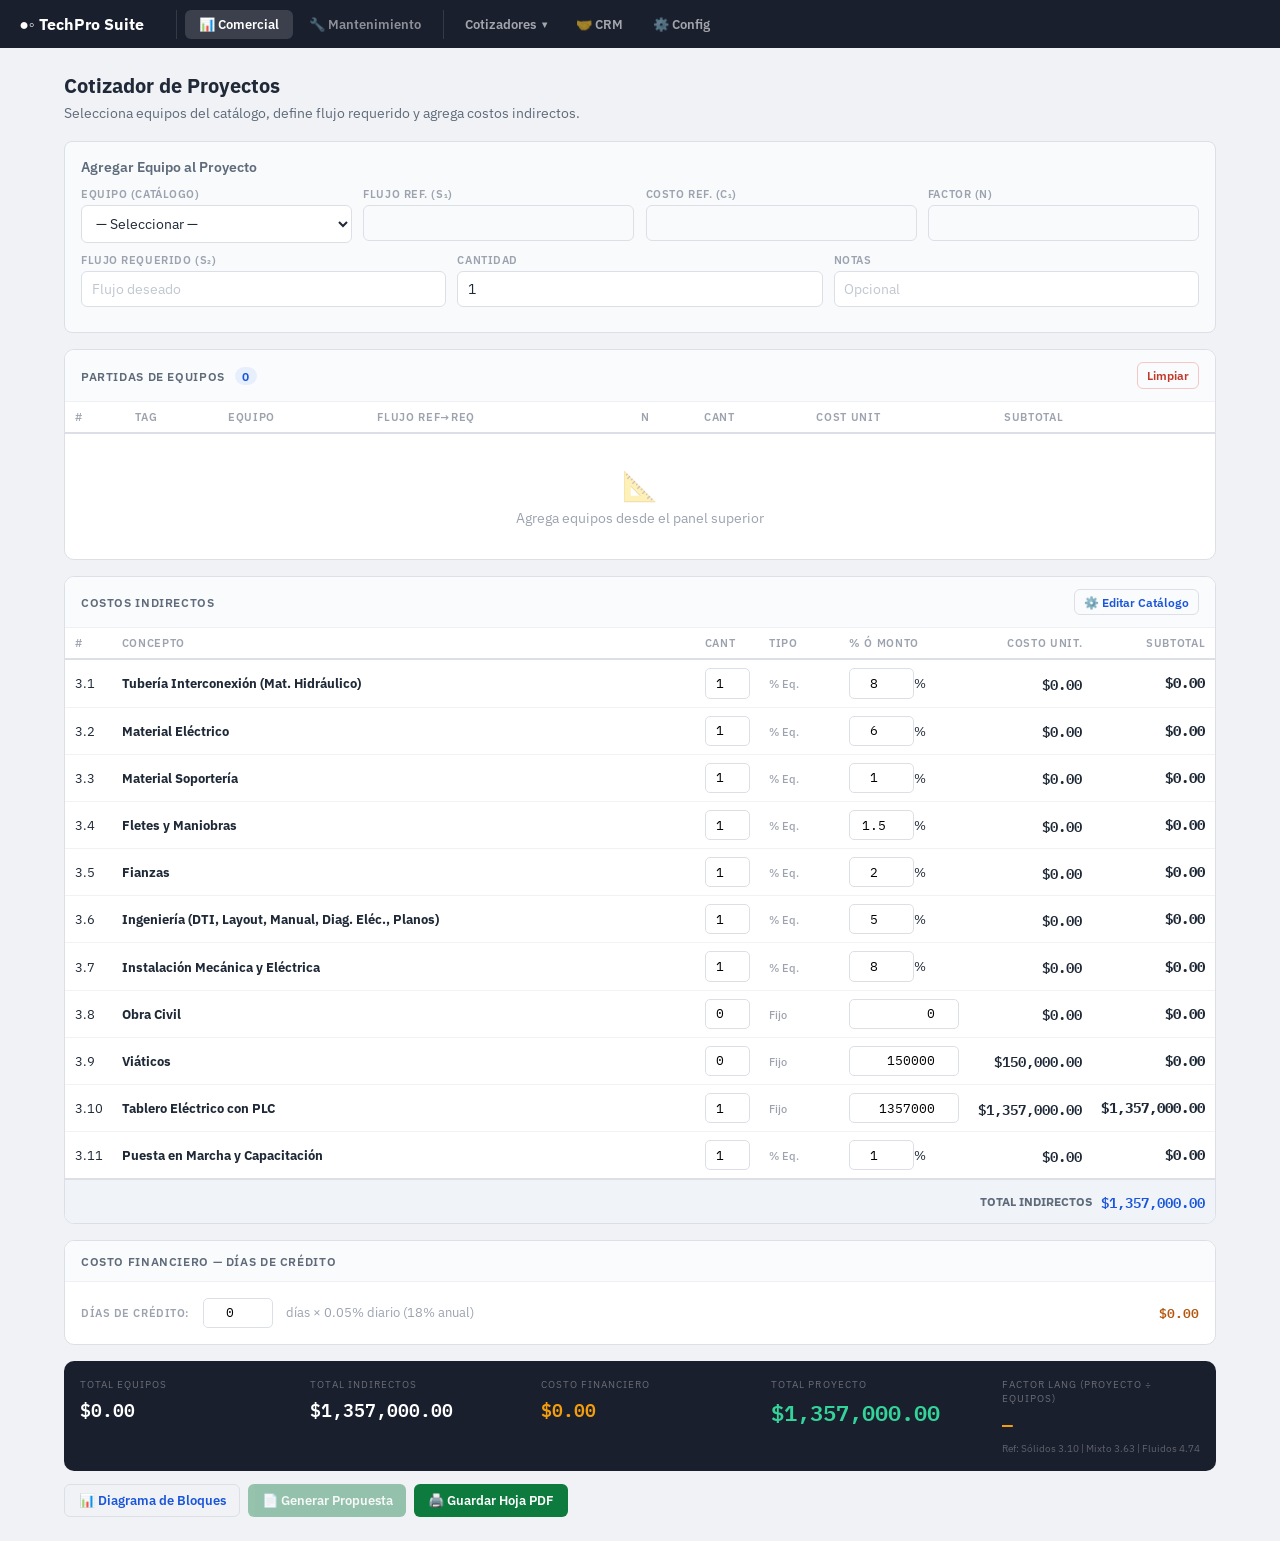
<file: techpro-suite2.html>
<!DOCTYPE html>
<html lang="es">

<head>
  <meta charset="UTF-8">
  <meta name="viewport" content="width=device-width, initial-scale=1.0">
  <title>TechPro Suite &mdash; Sistema Integral</title>
  <link
    href="https://fonts.googleapis.com/css2?family=IBM+Plex+Sans:wght@400;500;600;700&family=IBM+Plex+Mono:wght@400;500;600&family=DM+Sans:wght@400;500;600;700&family=JetBrains+Mono:wght@400;500&display=swap"
    rel="stylesheet">
  <link rel="stylesheet" href="style.css">

</head>

<body>

  <!-- TOPBAR UNIFICADO -->
  <div class="topbar" style="height:48px;">
    <div class="brand" onclick="switchModule('comercial')">&#x25CF;&#x25E6; TechPro Suite</div>
    <div class="mod-tabs">
      <button class="mod-tab mod-tab-active" id="tab-comercial" onclick="switchModule('comercial')">&#128202;
        Comercial</button>
      <button class="mod-tab" id="tab-mantenimiento" onclick="switchModule('mantenimiento')">&#128295;
        Mantenimiento</button>
    </div>
    <div class="nav-group" id="subnav-comercial">
      <div class="nav-dd" id="ddCoti">
        <button class="nav-dd-btn" onclick="toggleDD('ddCoti')">Cotizadores <span class="arrow">&#9662;</span></button>
        <div class="nav-dd-menu" id="ddCoti-menu">
          <div class="nav-dd-item" data-mod="proyectos" onclick="go('proyectos')"><span class="ico">&#128208;</span>
            Proyectos</div>
          <div class="nav-dd-item" data-mod="servicios" onclick="go('servicios')"><span class="ico">&#128295;</span>
            Servicios Generales</div>
          <div class="nav-sep"></div>
          <div class="nav-dd-item" data-mod="polizas" onclick="go('polizas')"><span class="ico">&#128203;</span>
            P&oacute;lizas Mantenimiento</div>
          <div class="nav-dd-item disabled" data-mod="dispensadores"><span class="ico">&#128167;</span> Renta
            Dispensadores <span class="badge-soon">Pronto</span></div>
        </div>
      </div>
      <div class="nav-dd" id="ddCRM">
        <button class="nav-dd-btn" onclick="switchModule('crm')">
          🤝 CRM
        </button>
      </div>
      <button class="nav-flat" onclick="go('config')">&#9881;&#65039; Config</button>
    </div>
    <div class="nav-group" id="subnav-mantenimiento" style="display:none;">
      <span style="color:white;font-size:0.82rem;font-weight:600;padding:0 0.5rem;">GMAO Pro</span>
      <span
        style="background:rgba(255,255,255,0.1);color:rgba(255,255,255,0.4);font-size:0.72rem;font-weight:600;padding:0.2rem 0.6rem;border-radius:4px;letter-spacing:0.05em;">WES
        4.0 &mdash; Pr&oacute;ximamente</span>
    </div>
  </div>

  <!-- MODULO COMERCIAL -->
  <div id="wrap-comercial">
    <div class="container">

      <!-- ════════════════════════════════════════════ -->
      <!-- ════ COTIZADOR PROYECTOS ════ -->
      <!-- ════════════════════════════════════════════ -->
      <div class="module active" id="mod-proyectos">
        <h2 class="sec-title">Cotizador de Proyectos</h2>
        <p class="sec-sub">Selecciona equipos del catálogo, define flujo requerido y agrega costos indirectos.</p>
        <div class="q-builder">
          <div class="q-builder-title">Agregar Equipo al Proyecto</div>
          <div class="q-row">
            <div class="fg"><label class="f-label">Equipo (catálogo)</label><select class="f-select" id="qEquip"
                onchange="onQEquipChange()">
                <option value="">— Seleccionar —</option>
              </select></div>
            <div class="fg"><label class="f-label">Flujo Ref. (S₁)</label><input class="f-input" id="qS1" readonly>
            </div>
            <div class="fg"><label class="f-label">Costo Ref. (C₁)</label><input class="f-input" id="qC1" readonly>
            </div>
            <div class="fg"><label class="f-label">Factor (n)</label><input class="f-input" id="qN" readonly></div>
          </div>
          <div class="q-row">
            <div class="fg"><label class="f-label">Flujo Requerido (S₂)</label><input class="f-input" id="qS2"
                type="number" step="any" placeholder="Flujo deseado" oninput="qPreview()"></div>
            <div class="fg"><label class="f-label">Cantidad</label><input class="f-input" id="qQty" type="number"
                value="1" min="1" oninput="qPreview()"></div>
            <div class="fg"><label class="f-label">Notas</label><input class="f-input" id="qNotes"
                placeholder="Opcional"></div>
          </div>
          <div class="q-preview" id="qPreviewBar">
            <div>
              <div class="qp-label">Costo Unit.</div>
              <div class="qp-val" id="qpUnit">$0</div>
            </div>
            <div>
              <div class="qp-label">Subtotal</div>
              <div class="qp-val" id="qpTotal">$0</div>
            </div>
            <div style="margin-left:auto"><button class="btn btn-p" onclick="addLine()">+ Agregar</button></div>
          </div>
        </div>
        <div class="card">
          <div class="card-h"><span>Partidas de Equipos <span class="count" id="lineCount">0</span></span><button
              class="btn btn-d btn-sm" onclick="clearLines()">Limpiar</button></div>
          <div style="overflow-x:auto">
            <table>
              <thead>
                <tr>
                  <th>#</th>
                  <th>Tag</th>
                  <th>Equipo</th>
                  <th>Flujo Ref→Req</th>
                  <th>n</th>
                  <th>Cant</th>
                  <th>Cost Unit</th>
                  <th>Subtotal</th>
                  <th></th>
                </tr>
              </thead>
              <tbody id="linesBody"></tbody>
            </table>
          </div>
          <div class="empty" id="linesEmpty">
            <div class="empty-ico">📐</div>Agrega equipos desde el panel superior
          </div>
        </div>
        <div class="card">
          <div class="card-h"><span>Costos Indirectos</span><button class="btn btn-o btn-sm"
              onclick="go('config');setTimeout(()=>{document.querySelectorAll('.cfg-nav-item')[2].click()},100)"
              title="Editar catálogo de indirectos">⚙️ Editar Catálogo</button></div>
          <div class="card-b" style="padding:0">
            <table>
              <thead>
                <tr>
                  <th style="width:40px">#</th>
                  <th>Concepto</th>
                  <th style="width:50px">Cant</th>
                  <th style="width:80px">Tipo</th>
                  <th style="width:90px">% ó Monto</th>
                  <th style="width:120px;text-align:right">Costo Unit.</th>
                  <th style="width:120px;text-align:right">Subtotal</th>
                </tr>
              </thead>
              <tbody id="indBody"></tbody>
              <tfoot>
                <tr style="background:#f0f4f8;border-top:2px solid var(--border)">
                  <td colspan="5"></td>
                  <td style="text-align:right;font-weight:700;font-size:0.75rem;color:var(--txt2)">TOTAL INDIRECTOS</td>
                  <td class="ind-val highlight" id="indTotal" style="padding:0.6rem">$0</td>
                </tr>
              </tfoot>
            </table>
          </div>
        </div>
        <div class="card">
          <div class="card-h"><span>Costo Financiero — Días de Crédito</span></div>
          <div class="card-b">
            <div style="display:flex;align-items:center;gap:0.8rem;flex-wrap:wrap;">
              <label class="f-label" style="margin:0">Días de Crédito:</label>
              <input class="ind-pct-input" type="number" id="pCreditDays" value="0" min="0" step="1"
                oninput="calcTotals()" style="width:70px">
              <span style="font-size:0.82rem;color:var(--txt3)">días × 0.05% diario (18% anual)</span>
              <span class="mono" style="font-weight:600;color:var(--amber);margin-left:auto"
                id="pCreditAmt">$0.00</span>
            </div>
          </div>
        </div>
        <div class="totals-bar">
          <div class="ti">
            <div class="tl">Total Equipos</div>
            <div class="tv" id="tEquip">$0.00</div>
          </div>
          <div class="ti">
            <div class="tl">Total Indirectos</div>
            <div class="tv" id="tInd">$0.00</div>
          </div>
          <div class="ti">
            <div class="tl">Costo Financiero</div>
            <div class="tv" id="tCredit" style="color:#f59e0b;">$0.00</div>
          </div>
          <div class="ti hl">
            <div class="tl">Total Proyecto</div>
            <div class="tv" id="tProj">$0.00</div>
          </div>
          <div class="ti">
            <div class="tl">Factor Lang (Proyecto ÷ Equipos)</div>
            <div class="tv" id="tLang" style="color:#f59e0b;">—</div>
            <div style="font-size:0.65rem;color:rgba(255,255,255,0.3);margin-top:0.2rem;" id="tLangRef">Ref: Sólidos
              3.10 | Mixto 3.63 | Fluidos 4.74</div>
          </div>
        </div>
        <div class="actions-bar"><button class="btn btn-o" onclick="toggleDiagram()">📊 Diagrama de
            Bloques</button><button class="btn btn-g btn-disabled">📄 Generar Propuesta</button><button
            class="btn btn-g" onclick="printSheet('mod-proyectos')">🖨️ Guardar Hoja PDF</button></div>
        <div class="diagram-wrap" id="diagramWrap">
          <h4>Diagrama de Bloques</h4>
          <div id="diagramSvg"></div>
        </div>
      </div>

      <!-- ════════════════════════════════════════════ -->
      <!-- ════ SERVICIOS GENERALES ════ -->
      <!-- ════════════════════════════════════════════ -->
      <div class="module" id="mod-servicios">
        <h2 class="sec-title">Cotizador de Servicios Generales</h2>
        <p class="sec-sub">Cotiza servicios de mantenimiento con descripción profesional, mano de obra y materiales.</p>
        <!-- Parte 1 -->
        <div class="card">
          <div class="card-h"><span>Parte 1 — Descripción del Servicio</span></div>
          <div class="card-b">
            <div class="fg" style="margin-bottom:0.6rem"><label class="f-label">Nombre del Servicio</label><input
                class="f-input" id="svcName" placeholder="Ej: Mantenimiento a Filtro Zeolita"></div>
            <div class="fg"><label class="f-label">Describe el trabajo con tus palabras</label><textarea class="f-input"
                id="svcRaw"
                placeholder="Ej: Sacar material del filtro, lijar por dentro, pintar epóxico, cargar material nuevo..."></textarea>
            </div>
            <div style="margin-top:0.6rem;display:flex;gap:0.5rem;align-items:center">
              <button class="btn btn-purple" onclick="enhanceText()" id="aiBtn">✨ Mejorar con IA</button>
              <span id="aiLoading" style="display:none"><span
                  class="loading-dots"><span></span><span></span><span></span></span> <span
                  style="font-size:0.8rem;color:var(--purple);margin-left:0.3rem">Procesando...</span></span>
            </div>
            <div class="ai-output" id="aiOutput">
              <div class="ai-badge"><span class="spark">✨</span> Descripción Profesional (editable)</div>
              <div contenteditable="true" id="aiText" style="outline:none"></div>
            </div>
          </div>
        </div>
        <!-- Parte 2 -->
        <div class="card">
          <div class="card-h"><span>Parte 2 — Mano de Obra <span class="count" id="moCount">0</span></span></div>
          <div style="overflow-x:auto">
            <table>
              <thead>
                <tr>
                  <th>#</th>
                  <th>Rol</th>
                  <th>Tarifa Diaria</th>
                  <th>Días</th>
                  <th>Personas</th>
                  <th style="text-align:right">Subtotal</th>
                  <th></th>
                </tr>
              </thead>
              <tbody id="moBody"></tbody>
            </table>
          </div>
          <div class="empty" id="moEmpty">
            <div class="empty-ico">👷</div>Agrega personal
          </div>
          <div class="add-bar">
            <div class="fg" style="flex:2"><label class="f-label">Seleccionar del Catálogo</label><select
                class="f-select" id="moSel">
                <option value="">— Seleccionar —</option>
              </select></div>
            <div class="fg"><label class="f-label">Días</label><input class="f-input" id="moDias" type="number"
                value="1" min="1"></div>
            <div class="fg"><label class="f-label">Personas</label><input class="f-input" id="moPers" type="number"
                value="1" min="1"></div>
            <div class="fg"><label class="f-label">&nbsp;</label><button class="btn btn-p" onclick="addMO()">+
                Agregar</button></div>
          </div>
        </div>
        <!-- Parte 3 -->
        <div class="card">
          <div class="card-h"><span>Parte 3 — Materiales y Consumibles <span class="count"
                id="matSvcCount">0</span></span></div>
          <div style="overflow-x:auto">
            <table>
              <thead>
                <tr>
                  <th>#</th>
                  <th>Material / Equipo</th>
                  <th>Cant</th>
                  <th>Unidad</th>
                  <th>Precio Unit.</th>
                  <th style="text-align:right">Subtotal</th>
                  <th></th>
                </tr>
              </thead>
              <tbody id="matSvcBody"></tbody>
            </table>
          </div>
          <div class="empty" id="matSvcEmpty">
            <div class="empty-ico">🔩</div>Agrega materiales
          </div>
          <div class="add-bar">
            <div class="fg" style="flex:2"><label class="f-label">Descripción</label><input class="f-input" id="mDesc"
                placeholder="Tubería PVC 2 pulg"></div>
            <div class="fg"><label class="f-label">Cant</label><input class="f-input" id="mCant" type="number"
                step="any" value="1"></div>
            <div class="fg"><label class="f-label">Unidad</label><input class="f-input" id="mUnidad" value="pza"></div>
            <div class="fg"><label class="f-label">Precio Unit. MXN</label><input class="f-input" id="mPrecio"
                type="number" step="any"></div>
            <div class="fg"><label class="f-label">&nbsp;</label><button class="btn btn-p" onclick="addMatSvc()">+
                Agregar</button></div>
          </div>
        </div>
        <!-- Parte 4 -->
        <div class="card">
          <div class="card-h"><span>Parte 4 — Resumen</span></div>
          <div class="card-b">
            <div class="margin-row"><label>Margen de Utilidad:</label><input class="ind-pct-input" type="number"
                id="svcMargin" value="20" min="0" oninput="calcSvcTotals()"><span
                style="font-size:0.82rem;color:var(--txt3)">%</span></div>
            <div class="margin-row"><label>Días de Crédito:</label><input class="ind-pct-input" type="number"
                id="sCreditDays" value="0" min="0" oninput="calcSvcTotals()" style="width:70px"><span
                style="font-size:0.82rem;color:var(--txt3)">días × 0.05% diario (18% anual)</span><span class="mono"
                style="font-weight:600;color:var(--amber);margin-left:auto" id="sCreditAmt">$0 MXN</span></div>
          </div>
        </div>
        <div class="totals-bar">
          <div class="ti">
            <div class="tl">Mano de Obra</div>
            <div class="tv" id="sMO">$0</div>
          </div>
          <div class="ti">
            <div class="tl">Materiales</div>
            <div class="tv" id="sMat">$0</div>
          </div>
          <div class="ti">
            <div class="tl">Subtotal</div>
            <div class="tv" id="sSub">$0</div>
          </div>
          <div class="ti">
            <div class="tl">Utilidad</div>
            <div class="tv" id="sUtil">$0</div>
          </div>
          <div class="ti">
            <div class="tl">Costo Financiero</div>
            <div class="tv" id="sCredit" style="color:#f59e0b;">$0</div>
          </div>
          <div class="ti hl">
            <div class="tl">Total Servicio</div>
            <div class="tv" id="sTotal">$0</div>
          </div>
        </div>
        <div class="actions-bar"><button class="btn btn-g btn-disabled">📄 Generar Cotización PDF</button><button
            class="btn btn-g" onclick="printSheet('mod-servicios')">🖨️ Guardar Hoja PDF</button></div>
      </div>

      <!-- ════════════════════════════════════════════ -->
      <!-- ════ PLACEHOLDERS ════ -->
      <!-- ════════════════════════════════════════════ -->
      <div class="module" id="mod-polizas">
        <h2 class="sec-title">Cotizador de Pólizas de Mantenimiento</h2>
        <p class="sec-sub">Tratamiento de agua industrial — Cotización por activo y nivel de control.</p>

        <!-- PASO 0: Datos de la Cotización -->
        <div class="card">
          <div class="card-h"><span>Datos de la Cotización</span></div>
          <div class="card-b">
            <div class="q-row">
              <div class="fg"><label class="f-label">Folio</label><input class="f-input" id="polFolio"
                  placeholder="252655"></div>
              <div class="fg"><label class="f-label">Fecha</label><input class="f-input" id="polFecha" type="date">
              </div>
              <div class="fg"><label class="f-label">Validez</label><input class="f-input" id="polValidez"
                  value="30 DIAS"></div>
              <div class="fg"><label class="f-label">Condiciones de Pago</label><input class="f-input" id="polCondPago"
                  value="CREDITO AUTORIZADO"></div>
            </div>
            <div class="q-row">
              <div class="fg"><label class="f-label">Atención a (Cliente)</label><input class="f-input" id="polCliente"
                  placeholder="PORCELANA CORONA MEXICO (PLANTA RAMOS ARIZPE)"></div>
              <div class="fg"><label class="f-label">Meses de contrato</label><input class="f-input" id="polMeses"
                  type="number" value="12" min="1"></div>
              <div class="fg"><label class="f-label">Presupuestado por</label><input class="f-input" id="polVendedor"
                  placeholder="Jaime Bautista"></div>
              <div class="fg"><label class="f-label">Email</label><input class="f-input" id="polEmail"
                  placeholder="ventas@vecsawater.com"></div>
            </div>
          </div>
        </div>

        <!-- PASO 1: Tipo de Póliza -->
        <div class="card">
          <div class="card-h"><span>Paso 1 — Tipo de Póliza y Frecuencia</span></div>
          <div class="card-b">
            <div class="q-row">
              <div class="fg"><label class="f-label">Tipo de Póliza</label>
                <select class="f-select" id="polTipo" onchange="polTipoChange()">
                  <option value="visitas">A) Póliza por Visitas + HH</option>
                  <option value="dedicado">B) Póliza con Personal Dedicado</option>
                </select>
              </div>
              <div class="fg" id="polFreqWrap"><label class="f-label">Frecuencia de Visitas</label>
                <select class="f-select" id="polFreq" onchange="polCalc()">
                  <option value="1sem">1 visita/semana (4/mes)</option>
                  <option value="2sem">2 visitas/semana (8/mes)</option>
                  <option value="3mes">3 visitas/mes</option>
                  <option value="2mes">2 visitas/mes</option>
                  <option value="1mes">1 visita/mes</option>
                </select>
              </div>
              <div class="fg"><label class="f-label">Planta / Ubicación</label><input class="f-input" id="polPlanta"
                  placeholder="Ubicación"></div>
            </div>
            <!-- Personal dedicado options (hidden by default) -->
            <div id="polDedicadoOpts" style="display:none;margin-top:0.6rem;">
              <div class="q-row">
                <div class="fg"><label class="f-label">Técnico 48h/sem</label>
                  <select class="f-select" id="polTecTipo" onchange="polCalc()">
                    <option value="con_sup">Con supervisor en planta</option>
                    <option value="sin_sup">Sin supervisor en planta</option>
                  </select>
                </div>
                <div class="fg"><label class="f-label">Cantidad de Técnicos</label>
                  <input class="f-input" id="polTecQty" type="number" value="1" min="1" max="20" onchange="polCalc()"
                    oninput="polCalc()">
                </div>
                <div class="fg"><label class="f-label">Supervisor en Planta</label>
                  <select class="f-select" id="polSup" onchange="polCalc()">
                    <option value="no">No incluir</option>
                    <option value="1">Sí — 1 supervisor</option>
                    <option value="2">2 supervisores</option>
                  </select>
                </div>
                <div class="fg"><label class="f-label">Químico / Laboratorista</label>
                  <select class="f-select" id="polQuim" onchange="polCalc()">
                    <option value="no">No incluir</option>
                    <option value="1">Sí — 1 químico</option>
                    <option value="2">2 químicos</option>
                  </select>
                </div>
              </div>
            </div>
          </div>
        </div>

        <!-- PASO 2: Activos -->
        <div class="card">
          <div class="card-h"><span>Paso 2 — Activos del Cliente <span class="count" id="polActCount">0</span></span>
          </div>
          <div style="overflow-x:auto">
            <table>
              <thead>
                <tr>
                  <th>#</th>
                  <th>Categoría</th>
                  <th>Cant</th>
                  <th>Capacidad</th>
                  <th>Clasificación</th>
                  <th>Notas</th>
                  <th></th>
                </tr>
              </thead>
              <tbody id="polActBody"></tbody>
            </table>
          </div>
          <div class="empty" id="polActEmpty">
            <div class="empty-ico">🏭</div>Agrega los activos del cliente
          </div>
          <div class="add-bar">
            <div class="fg"><label class="f-label">Categoría</label>
              <select class="f-select" id="paCat" onchange="paAutoClass()">
                <option value="torre">Torre de Enfriamiento</option>
                <option value="ro">Ósmosis Inversa</option>
                <option value="chiller">Chiller</option>
                <option value="boiler">Boiler sin Vapor</option>
              </select>
            </div>
            <div class="fg"><label class="f-label">Cantidad</label><input class="f-input" id="paCant" type="number"
                value="1" min="1"></div>
            <div class="fg"><label class="f-label">Capacidad</label><input class="f-input" id="paCap" type="number"
                step="any" placeholder="0" oninput="paAutoClass()"></div>
            <div class="fg"><label class="f-label">Unidad</label><input class="f-input" id="paUnit" value="GPM"
                readonly></div>
            <div class="fg"><label class="f-label">Clasificación</label><input class="f-input" id="paClass" readonly>
            </div>
            <div class="fg"><label class="f-label">Notas</label><input class="f-input" id="paNotes" placeholder="Opc.">
            </div>
            <div class="fg"><label class="f-label">&nbsp;</label><button class="btn btn-p" onclick="addPolActivo()">+
                Agregar</button></div>
          </div>
        </div>

        <!-- PASO 3: Equipos en Comodato -->
        <div class="card">
          <div class="card-h"><span>Paso 3 — Equipos en Comodato (Renta Mensual) <span class="count"
                id="comodCount">0</span></span><button class="btn btn-o btn-sm"
              onclick="go('config');setTimeout(()=>{document.querySelectorAll('.cfg-nav-item')[5].click()},100)">⚙️
              Catálogo</button></div>
          <div style="overflow-x:auto">
            <table>
              <thead>
                <tr>
                  <th>#</th>
                  <th>Equipo</th>
                  <th>Capacidad</th>
                  <th>Cant</th>
                  <th>Renta/Mes Unit.</th>
                  <th style="text-align:right">Subtotal/Mes</th>
                  <th></th>
                </tr>
              </thead>
              <tbody id="comodBody"></tbody>
            </table>
          </div>
          <div class="empty" id="comodEmpty">
            <div class="empty-ico">🔄</div>Agrega equipos en comodato que provees al cliente
          </div>
          <div class="add-bar">
            <div class="fg" style="flex:2"><label class="f-label">Equipo del Catálogo</label>
              <select class="f-select" id="comodSel">
                <option value="">— Seleccionar —</option>
              </select>
            </div>
            <div class="fg"><label class="f-label">Cantidad</label><input class="f-input" id="comodQty" type="number"
                value="1" min="1"></div>
            <div class="fg"><label class="f-label">Notas</label><input class="f-input" id="comodNotes"
                placeholder="Opc."></div>
            <div class="fg"><label class="f-label">&nbsp;</label><button class="btn btn-p" onclick="addComod()">+
                Agregar</button></div>
          </div>
        </div>

        <!-- PASO 4: Desglose automático -->
        <div class="card">
          <div class="card-h"><span>Desglose de Cotización</span><button class="btn btn-o btn-sm" onclick="polCalc()">🔄
              Recalcular</button></div>
          <div class="card-b" style="padding:0">
            <table>
              <thead>
                <tr>
                  <th style="width:40px">#</th>
                  <th>Concepto</th>
                  <th style="text-align:right;width:120px">Cantidad</th>
                  <th style="text-align:right;width:130px">Precio Unit.</th>
                  <th style="text-align:right;width:130px">Subtotal</th>
                </tr>
              </thead>
              <tbody id="polDesBody"></tbody>
            </table>
          </div>
        </div>

        <!-- Resumen agrupado -->
        <div class="card">
          <div class="card-h"><span>Resumen Comercial (Agrupación Final)</span></div>
          <div class="card-b" style="padding:0">
            <table>
              <thead>
                <tr>
                  <th>Grupo</th>
                  <th style="text-align:right">Mensual MXN</th>
                </tr>
              </thead>
              <tbody>
                <tr>
                  <td><strong>1. Mano de Obra / Servicio</strong><br><span style="font-size:0.78rem;color:var(--txt3)"
                      id="polMOdet">Visitas + HH</span></td>
                  <td class="mono" style="text-align:right;font-weight:600" id="polGMO">$0</td>
                </tr>
                <tr>
                  <td><strong>2. Análisis Físico-Químicos</strong><br><span style="font-size:0.78rem;color:var(--txt3)"
                      id="polANdet">—</span></td>
                  <td class="mono" style="text-align:right;font-weight:600" id="polGAN">$0</td>
                </tr>
                <tr>
                  <td><strong>3. Comodato</strong><br><span style="font-size:0.78rem;color:var(--txt3)"
                      id="polCOdet">Renta de equipos</span></td>
                  <td class="mono" style="text-align:right;font-weight:600" id="polGCO">$0</td>
                </tr>
                <tr>
                  <td><strong>4. Consumibles</strong><br><span style="font-size:0.78rem;color:var(--txt3)"
                      id="polCONdet">Lote mensual químicos</span></td>
                  <td class="mono" style="text-align:right;font-weight:600" id="polGCON">$0</td>
                </tr>
                <tr style="border-top:2px solid var(--border);background:#f8fafc">
                  <td><strong>Subtotal Técnico</strong></td>
                  <td class="mono" style="text-align:right;font-weight:700" id="polSubTec">$0</td>
                </tr>
                <tr>
                  <td><strong>Admón. + Reportes + Riesgo (15%)</strong></td>
                  <td class="mono" style="text-align:right;font-weight:600" id="polAdmin">$0</td>
                </tr>
                <tr>
                  <td><strong>Costo Financiero</strong><br><span style="font-size:0.78rem;color:var(--txt3)"><input
                        class="ind-pct-input" type="number" id="polCreditDays" value="0" min="0" style="width:60px"
                        oninput="polCalc()"> días × 0.05% diario</span></td>
                  <td class="mono" style="text-align:right;font-weight:600;color:var(--amber)" id="polCredit">$0</td>
                </tr>
                <tr style="background:#f0f4f8">
                  <td><strong>Total sin IVA</strong></td>
                  <td class="mono" style="text-align:right;font-weight:700;font-size:0.95rem;color:var(--accent)"
                    id="polTotalSin">$0</td>
                </tr>
                <tr>
                  <td>IVA 16%</td>
                  <td class="mono" style="text-align:right" id="polIVA">$0</td>
                </tr>
                <tr style="background:var(--dark);color:white">
                  <td style="padding:0.8rem;font-weight:700">Total con IVA (Mensual)</td>
                  <td class="mono"
                    style="text-align:right;padding:0.8rem;font-weight:700;font-size:1.1rem;color:#34d399"
                    id="polTotalIVA">$0</td>
                </tr>
              </tbody>
            </table>
          </div>
        </div>

        <!-- ── DIAGNÓSTICO TÉCNICO ── -->
        <div class="card">
          <div class="card-h">
            <span>Diagnóstico Técnico Actual</span>
            <button class="btn btn-p btn-sm" onclick="addDiagBlock()">+ Agregar Sección</button>
          </div>
          <div id="diagContainer">
            <div class="empty" id="diagEmpty">
              <div class="empty-ico">🔬</div>Agrega secciones de diagnóstico: calidad de agua, imágenes, observaciones,
              etc.
            </div>
          </div>
        </div>

        <p
          style="font-size:0.82rem;color:var(--txt2);font-style:italic;margin-top:0.5rem;padding:0.6rem;background:var(--amber-bg);border-radius:6px;">
          "La póliza se cotiza por activo y nivel de control, no por volumen de químico ni número de visitas."
        </p>

        <div class="actions-bar"><button class="btn btn-g" onclick="generatePolizaPDF()">📄 Generar PDF
            Cotización</button><button class="btn btn-g" onclick="printSheet('mod-polizas')">🖨️ Guardar Hoja
            PDF</button></div>
      </div>
      <div class="module" id="mod-dispensadores">
        <div class="placeholder">
          <div class="ph-ico">💧</div>
          <h3>Renta de Dispensadores de Agua</h3>
          <p>Este módulo estará disponible próximamente.</p>
        </div>
      </div>

      <!-- ════════════════════════════════════════════ -->
      <!-- ════ CONFIGURACIÓN ════ -->
      <!-- ════════════════════════════════════════════ -->
      <div class="module" id="mod-config">
        <h2 class="sec-title">Configuración</h2>
        <p class="sec-sub">Administra catálogos, tarifas y parámetros generales de cada cotizador.</p>

        <div class="cfg-grid">
          <div class="cfg-sidebar">
            <div class="cfg-nav-label">General</div>
            <div class="cfg-nav-item active" onclick="cfgGo('general')"><span class="ci">⚙️</span> Parámetros Generales
            </div>
            <div class="cfg-nav-label">Catálogos</div>
            <div class="cfg-nav-item" onclick="cfgGo('cat-equipos')"><span class="ci">📦</span> Equipos (Proyectos)
            </div>
            <div class="cfg-nav-item" onclick="cfgGo('cat-indirectos')"><span class="ci">📊</span> Costos Indirectos
            </div>
            <div class="cfg-nav-item" onclick="cfgGo('cat-tarifas')"><span class="ci">👷</span> Tarifas (Servicios)
            </div>
            <div class="cfg-nav-item" onclick="cfgGo('cat-exponentes')"><span class="ci">📐</span> Exponentes Típicos
            </div>
            <div class="cfg-nav-item" onclick="cfgGo('cat-poliza')"><span class="ci">📋</span> Tabulador Pólizas</div>
            <div class="cfg-nav-item" onclick="cfgGo('cat-comodato')"><span class="ci">🔄</span> Catálogo Comodato</div>
          </div>

          <div>
            <!-- General -->
            <div class="cfg-panel active" id="cfg-general">
              <div class="card">
                <div class="card-h"><span>Parámetros Generales</span></div>
                <div class="card-b">
                  <div class="q-row" style="max-width:500px">
                    <div class="fg"><label class="f-label">Moneda Proyectos</label><select class="f-select"
                        id="setCurrency">
                        <option value="USD">USD — Dólar</option>
                        <option value="MXN">MXN — Peso</option>
                        <option value="EUR">EUR — Euro</option>
                      </select></div>
                    <div class="fg"><label class="f-label">Moneda Servicios</label><input class="f-input" value="MXN"
                        readonly></div>
                  </div>
                </div>
              </div>
              <div class="card">
                <div class="card-h"><span>Ajuste CEPCI (Inflación)</span></div>
                <div class="card-b">
                  <div class="q-row" style="max-width:500px">
                    <div class="fg"><label class="f-label">CEPCI Referencia (I₁)</label><input class="f-input"
                        id="setCepci1" type="number" value="816" step="any"></div>
                    <div class="fg"><label class="f-label">CEPCI Actual (I₂)</label><input class="f-input"
                        id="setCepci2" type="number" value="866" step="any"></div>
                  </div>
                  <label
                    style="display:flex;align-items:center;gap:0.5rem;margin-top:0.4rem;font-size:0.85rem;color:var(--txt2);cursor:pointer"><input
                      type="checkbox" id="setUseCepci" style="accent-color:var(--accent);width:16px;height:16px">
                    Aplicar CEPCI a cotizaciones de proyectos</label>
                </div>
              </div>
            </div>

            <!-- Catálogo Equipos -->
            <div class="cfg-panel" id="cfg-cat-equipos">
              <div class="card">
                <div class="card-h"><span>Catálogo de Equipos — Proyectos <span class="count"
                      id="catCount">0</span></span></div>
                <div style="overflow-x:auto">
                  <table>
                    <thead>
                      <tr>
                        <th>Tag</th>
                        <th>Descripción</th>
                        <th>Tipo</th>
                        <th>Flujo Ref.</th>
                        <th>Unidad</th>
                        <th>Costo (USD)</th>
                        <th>Factor n</th>
                        <th>Proveedor</th>
                        <th>Notas</th>
                        <th></th>
                      </tr>
                    </thead>
                    <tbody id="catBody"></tbody>
                  </table>
                </div>
                <div class="add-bar">
                  <div class="fg"><label class="f-label">Tag</label><input class="f-input" id="cTag"
                      placeholder="E-101"></div>
                  <div class="fg"><label class="f-label">Descripción</label><input class="f-input" id="cDesc"
                      placeholder="Intercambiador"></div>
                  <div class="fg"><label class="f-label">Tipo</label><select class="f-select" id="cType">
                      <option value="tanque">Tanque</option>
                      <option value="intercambiador">Intercambiador</option>
                      <option value="bomba">Bomba</option>
                      <option value="compresor">Compresor</option>
                      <option value="torre">Torre/Columna</option>
                      <option value="reactor">Reactor</option>
                      <option value="filtro">Filtro</option>
                      <option value="caldera">Caldera</option>
                      <option value="otro">Otro</option>
                    </select></div>
                  <div class="fg"><label class="f-label">Flujo Ref.</label><input class="f-input" id="cFlow"
                      type="number" step="any"></div>
                  <div class="fg"><label class="f-label">Unidad</label><input class="f-input" id="cUnit" value="GPM">
                  </div>
                  <div class="fg"><label class="f-label">Costo USD</label><input class="f-input" id="cCost"
                      type="number" step="any"></div>
                  <div class="fg"><label class="f-label">Factor n</label><input class="f-input" id="cExp" type="number"
                      step="0.01" value="0.6"></div>
                  <div class="fg"><label class="f-label">Proveedor</label><input class="f-input" id="cProv"
                      placeholder="Alfa Laval"></div>
                  <div class="fg"><label class="f-label">Notas</label><input class="f-input" id="cNotes"
                      placeholder="Opc."></div>
                  <div class="fg"><label class="f-label">&nbsp;</label><button class="btn btn-p" onclick="addCat()">+
                      Agregar</button></div>
                </div>
              </div>
            </div>

            <!-- Costos Indirectos -->
            <div class="cfg-panel" id="cfg-cat-indirectos">
              <div class="card">
                <div class="card-h"><span>Catálogo Costos Indirectos — Proyectos <span class="count"
                      id="indCfgCount">0</span></span></div>
                <div style="overflow-x:auto">
                  <table>
                    <thead>
                      <tr>
                        <th style="width:55px">#</th>
                        <th>Concepto</th>
                        <th style="width:90px">Tipo</th>
                        <th style="width:80px">% Default</th>
                        <th style="width:110px">Monto Fijo</th>
                        <th style="width:55px">Cant</th>
                        <th style="width:40px"></th>
                      </tr>
                    </thead>
                    <tbody id="indCfgBody"></tbody>
                  </table>
                </div>
                <div class="add-bar">
                  <div class="fg" style="width:60px;flex:0 0 60px"><label class="f-label">Num</label><input
                      class="f-input" id="iNum" placeholder="3.12"></div>
                  <div class="fg" style="flex:3"><label class="f-label">Concepto</label><input class="f-input"
                      id="iConcept" placeholder="Nuevo concepto indirecto"></div>
                  <div class="fg"><label class="f-label">Tipo</label><select class="f-select" id="iMode">
                      <option value="pct">% sobre equipos</option>
                      <option value="fixed">Monto fijo</option>
                    </select></div>
                  <div class="fg"><label class="f-label">% Default</label><input class="f-input" id="iPct" type="number"
                      step="0.1" value="0" placeholder="0"></div>
                  <div class="fg"><label class="f-label">Monto Fijo</label><input class="f-input" id="iFixed"
                      type="number" step="any" value="0" placeholder="0"></div>
                  <div class="fg"><label class="f-label">Cant</label><input class="f-input" id="iQty" type="number"
                      value="1" min="0"></div>
                  <div class="fg"><label class="f-label">&nbsp;</label><button class="btn btn-p"
                      onclick="addIndItem()">+ Agregar</button></div>
                </div>
              </div>
              <p style="font-size:0.78rem;color:var(--txt3);margin-top:0.3rem;">⚙️ Los cambios aquí actualizan la tabla
                de costos indirectos en el Cotizador de Proyectos.</p>
            </div>

            <!-- Tarifas Servicios -->
            <div class="cfg-panel" id="cfg-cat-tarifas">
              <div class="card">
                <div class="card-h"><span>Catálogo de Tarifas — Servicios Generales <span class="count"
                      id="tarifaCount">0</span></span></div>
                <div style="overflow-x:auto">
                  <table>
                    <thead>
                      <tr>
                        <th>Rol / Concepto</th>
                        <th>Tipo</th>
                        <th>Tarifa Diaria (MXN)</th>
                        <th></th>
                      </tr>
                    </thead>
                    <tbody id="tarifaBody"></tbody>
                  </table>
                </div>
                <div class="add-bar">
                  <div class="fg" style="flex:2"><label class="f-label">Rol / Concepto</label><input class="f-input"
                      id="tRol" placeholder="Soldador especializado"></div>
                  <div class="fg"><label class="f-label">Tipo</label><select class="f-select" id="tTipo">
                      <option value="personal">Personal</option>
                      <option value="transporte">Transporte</option>
                      <option value="herramienta">Herramienta</option>
                      <option value="alimentacion">Alimentación</option>
                      <option value="hospedaje">Hospedaje</option>
                      <option value="otro">Otro</option>
                    </select></div>
                  <div class="fg"><label class="f-label">Tarifa Diaria MXN</label><input class="f-input" id="tTarifa"
                      type="number" step="any"></div>
                  <div class="fg"><label class="f-label">&nbsp;</label><button class="btn btn-p" onclick="addTarifa()">+
                      Agregar</button></div>
                </div>
              </div>
            </div>

            <!-- Exponentes -->
            <div class="cfg-panel" id="cfg-cat-exponentes">
              <div class="card">
                <div class="card-h"><span>Referencia — Exponentes Típicos por Tipo de Equipo</span></div>
                <div class="card-b">
                  <table>
                    <thead>
                      <tr>
                        <th>Tipo de Equipo</th>
                        <th>Rango (n)</th>
                        <th>Valor Sugerido</th>
                      </tr>
                    </thead>
                    <tbody>
                      <tr>
                        <td>Tanques de almacenamiento</td>
                        <td class="mono">0.50 – 0.70</td>
                        <td><span class="exp-chip">0.60</span></td>
                      </tr>
                      <tr>
                        <td>Intercambiadores de calor</td>
                        <td class="mono">0.60 – 0.70</td>
                        <td><span class="exp-chip">0.65</span></td>
                      </tr>
                      <tr>
                        <td>Bombas centrífugas</td>
                        <td class="mono">0.30 – 0.50</td>
                        <td><span class="exp-chip">0.40</span></td>
                      </tr>
                      <tr>
                        <td>Compresores</td>
                        <td class="mono">0.70 – 0.80</td>
                        <td><span class="exp-chip">0.75</span></td>
                      </tr>
                      <tr>
                        <td>Torres / Columnas</td>
                        <td class="mono">0.60 – 0.70</td>
                        <td><span class="exp-chip">0.65</span></td>
                      </tr>
                      <tr>
                        <td>Reactores</td>
                        <td class="mono">0.50 – 0.70</td>
                        <td><span class="exp-chip">0.60</span></td>
                      </tr>
                      <tr>
                        <td>Filtros</td>
                        <td class="mono">0.50 – 0.65</td>
                        <td><span class="exp-chip">0.58</span></td>
                      </tr>
                      <tr>
                        <td>Calderas</td>
                        <td class="mono">0.60 – 0.80</td>
                        <td><span class="exp-chip">0.70</span></td>
                      </tr>
                    </tbody>
                  </table>
                  <p style="margin-top:0.8rem;font-size:0.82rem;color:var(--txt3);">Fuente: Peters & Timmerhaus, Plant
                    Design and Economics for Chemical Engineers. Los valores se pueden ajustar por equipo individual en
                    el catálogo.</p>
                </div>
              </div>
            </div>

            <!-- Tabulador Pólizas -->
            <div class="cfg-panel" id="cfg-cat-poliza">
              <div class="card">
                <div class="card-h"><span>Tabulador — Visitas y Mano de Obra</span></div>
                <div class="card-b">
                  <table>
                    <thead>
                      <tr>
                        <th>Concepto</th>
                        <th style="width:150px">Valor (MXN)</th>
                      </tr>
                    </thead>
                    <tbody>
                      <tr>
                        <td>Costo por visita</td>
                        <td><input class="ind-fixed-input" type="number" id="tabVisita" value="1000"
                            onchange="polCalc()"></td>
                      </tr>
                      <tr>
                        <td>Costo por HH</td>
                        <td><input class="ind-fixed-input" type="number" id="tabHH" value="1000" onchange="polCalc()">
                        </td>
                      </tr>
                      <tr>
                        <td>Técnico dedicado (con supervisor)</td>
                        <td><input class="ind-fixed-input" type="number" id="tabTecCon" value="50000"
                            onchange="polCalc()"></td>
                      </tr>
                      <tr>
                        <td>Técnico dedicado (sin supervisor)</td>
                        <td><input class="ind-fixed-input" type="number" id="tabTecSin" value="55000"
                            onchange="polCalc()"></td>
                      </tr>
                      <tr>
                        <td>Supervisor en planta</td>
                        <td><input class="ind-fixed-input" type="number" id="tabSup" value="65000" onchange="polCalc()">
                        </td>
                      </tr>
                      <tr>
                        <td>Químico / Laboratorista</td>
                        <td><input class="ind-fixed-input" type="number" id="tabQuim" value="55000"
                            onchange="polCalc()"></td>
                      </tr>
                    </tbody>
                  </table>
                  <p style="font-size:0.75rem;font-weight:600;color:var(--txt2);margin:1rem 0 0.4rem;">Tabla HH por
                    Visita según Activos</p>
                  <table id="tabHHTable">
                    <thead>
                      <tr>
                        <th>Desde</th>
                        <th>Hasta</th>
                        <th>HH/visita</th>
                        <th></th>
                      </tr>
                    </thead>
                    <tbody id="tabHHBody"></tbody>
                  </table>
                  <div class="add-bar" style="border:none;padding:0.5rem 0 0">
                    <div class="fg"><label class="f-label">Desde</label><input class="f-input" id="hhFrom" type="number"
                        min="1" placeholder="1"></div>
                    <div class="fg"><label class="f-label">Hasta</label><input class="f-input" id="hhTo" type="number"
                        placeholder="99"></div>
                    <div class="fg"><label class="f-label">HH</label><input class="f-input" id="hhVal" type="number"
                        step="0.5" placeholder="2"></div>
                    <div class="fg"><label class="f-label">&nbsp;</label><button class="btn btn-p btn-sm"
                        onclick="addHHRow()">+ Agregar</button></div>
                  </div>
                </div>
              </div>

              <div class="card">
                <div class="card-h"><span>Tabulador — Análisis Físico-Químicos</span></div>
                <div class="card-b">
                  <table>
                    <thead>
                      <tr>
                        <th>Concepto</th>
                        <th style="width:150px">Precio/visita (MXN)</th>
                      </tr>
                    </thead>
                    <tbody>
                      <tr>
                        <td>Ósmosis Inversa (Conductividad + pH)</td>
                        <td><input class="ind-fixed-input" type="number" id="tabAnRO" value="200" onchange="polCalc()">
                        </td>
                      </tr>
                      <tr>
                        <td>Boiler sin Vapor</td>
                        <td><input class="ind-fixed-input" type="number" id="tabAnBoiler" value="450"
                            onchange="polCalc()"></td>
                      </tr>
                    </tbody>
                  </table>
                  <p style="font-size:0.75rem;font-weight:600;color:var(--txt2);margin:0.8rem 0 0.4rem;">Torres /
                    Chillers — Precio por activo por visita</p>
                  <table id="tabAnTCTable">
                    <thead>
                      <tr>
                        <th>Desde</th>
                        <th>Hasta</th>
                        <th>$/activo/visita</th>
                        <th></th>
                      </tr>
                    </thead>
                    <tbody id="tabAnTCBody"></tbody>
                  </table>
                  <div class="add-bar" style="border:none;padding:0.5rem 0 0">
                    <div class="fg"><label class="f-label">Desde</label><input class="f-input" id="anFrom" type="number"
                        min="1" placeholder="1"></div>
                    <div class="fg"><label class="f-label">Hasta</label><input class="f-input" id="anTo" type="number"
                        placeholder="99"></div>
                    <div class="fg"><label class="f-label">$/activo</label><input class="f-input" id="anVal"
                        type="number" placeholder="500"></div>
                    <div class="fg"><label class="f-label">&nbsp;</label><button class="btn btn-p btn-sm"
                        onclick="addAnTCRow()">+ Agregar</button></div>
                  </div>
                </div>
              </div>

              <div class="card">
                <div class="card-h"><span>Tabulador — Consumibles (Lote Mensual)</span></div>
                <div class="card-b">
                  <p style="font-size:0.75rem;font-weight:600;color:var(--txt2);margin-bottom:0.4rem;">Torres de
                    Enfriamiento — VEC-313 + VEC-151</p>
                  <table>
                    <thead>
                      <tr>
                        <th>Clasificación</th>
                        <th>Precio/mes (MXN)</th>
                      </tr>
                    </thead>
                    <tbody>
                      <tr>
                        <td>Pequeña (< 3 GPM)</td>
                        <td><input class="ind-fixed-input" type="number" id="tabConTP" value="2500"
                            onchange="polCalc()"></td>
                      </tr>
                      <tr>
                        <td>Mediana (3.5 – 7.5 GPM)</td>
                        <td><input class="ind-fixed-input" type="number" id="tabConTM" value="3500"
                            onchange="polCalc()"></td>
                      </tr>
                      <tr>
                        <td>Grande (8 – 12 GPM)</td>
                        <td><input class="ind-fixed-input" type="number" id="tabConTG" value="6500"
                            onchange="polCalc()"></td>
                      </tr>
                    </tbody>
                  </table>
                  <p style="font-size:0.75rem;font-weight:600;color:var(--txt2);margin:0.8rem 0 0.4rem;">Ósmosis Inversa
                    — VEC-SG11 + Cartuchos</p>
                  <table>
                    <thead>
                      <tr>
                        <th>Clasificación</th>
                        <th>Precio/mes (MXN)</th>
                      </tr>
                    </thead>
                    <tbody>
                      <tr>
                        <td>Pequeña (< 9 GPM)</td>
                        <td><input class="ind-fixed-input" type="number" id="tabConRP" value="4000"
                            onchange="polCalc()"></td>
                      </tr>
                      <tr>
                        <td>Mediana (9 – 15 GPM)</td>
                        <td><input class="ind-fixed-input" type="number" id="tabConRM" value="6500"
                            onchange="polCalc()"></td>
                      </tr>
                      <tr>
                        <td>Grande (16 – 25 GPM)</td>
                        <td><input class="ind-fixed-input" type="number" id="tabConRG" value="15000"
                            onchange="polCalc()"></td>
                      </tr>
                      <tr>
                        <td>XL (> 25 GPM) — $/GPM</td>
                        <td><input class="ind-fixed-input" type="number" id="tabConRXL" value="450"
                            onchange="polCalc()"></td>
                      </tr>
                    </tbody>
                  </table>
                  <p style="font-size:0.75rem;font-weight:600;color:var(--txt2);margin:0.8rem 0 0.4rem;">Chillers —
                    Inhibidor VEC-288</p>
                  <table>
                    <thead>
                      <tr>
                        <th>Clasificación</th>
                        <th>Precio/mes (MXN)</th>
                      </tr>
                    </thead>
                    <tbody>
                      <tr>
                        <td>Pequeña (≤ 1 m³)</td>
                        <td><input class="ind-fixed-input" type="number" id="tabConCP" value="2000"
                            onchange="polCalc()"></td>
                      </tr>
                      <tr>
                        <td>Mediana (≤ 5 m³)</td>
                        <td><input class="ind-fixed-input" type="number" id="tabConCM" value="3000"
                            onchange="polCalc()"></td>
                      </tr>
                      <tr>
                        <td>Grande (≤ 10 m³)</td>
                        <td><input class="ind-fixed-input" type="number" id="tabConCG" value="6000"
                            onchange="polCalc()"></td>
                      </tr>
                      <tr>
                        <td>XL (> 10 m³) — $/m³</td>
                        <td><input class="ind-fixed-input" type="number" id="tabConCXL" value="450"
                            onchange="polCalc()"></td>
                      </tr>
                    </tbody>
                  </table>
                  <p style="font-size:0.75rem;font-weight:600;color:var(--txt2);margin:0.8rem 0 0.4rem;">Boilers sin
                    Vapor — Consumibles</p>
                  <table>
                    <thead>
                      <tr>
                        <th>Concepto</th>
                        <th>Precio/mes (MXN)</th>
                      </tr>
                    </thead>
                    <tbody>
                      <tr>
                        <td>Consumibles por boiler/mes</td>
                        <td><input class="ind-fixed-input" type="number" id="tabConBoiler" value="500"
                            onchange="polCalc()"></td>
                      </tr>
                    </tbody>
                  </table>
                </div>
              </div>
            </div>

            <!-- Catálogo Comodato -->
            <div class="cfg-panel" id="cfg-cat-comodato">
              <div class="card">
                <div class="card-h"><span>Catálogo de Equipos en Comodato <span class="count"
                      id="comodCatCount">0</span></span></div>
                <div style="overflow-x:auto">
                  <table>
                    <thead>
                      <tr>
                        <th>Equipo</th>
                        <th>Capacidad</th>
                        <th>Unidad</th>
                        <th>Renta/Mes (MXN)</th>
                        <th>Notas</th>
                        <th></th>
                      </tr>
                    </thead>
                    <tbody id="comodCatBody"></tbody>
                  </table>
                </div>
                <div class="add-bar">
                  <div class="fg" style="flex:2"><label class="f-label">Equipo</label><input class="f-input"
                      id="ccEquipo" placeholder="Filtro lateral"></div>
                  <div class="fg"><label class="f-label">Capacidad</label><input class="f-input" id="ccCap"
                      placeholder="15"></div>
                  <div class="fg"><label class="f-label">Unidad</label><input class="f-input" id="ccUnit" value="GPM">
                  </div>
                  <div class="fg"><label class="f-label">Renta/Mes MXN</label><input class="f-input" id="ccRenta"
                      type="number" step="any"></div>
                  <div class="fg"><label class="f-label">Notas</label><input class="f-input" id="ccNotes"
                      placeholder="1 por torre"></div>
                  <div class="fg"><label class="f-label">&nbsp;</label><button class="btn btn-p"
                      onclick="addComodCat()">+ Agregar</button></div>
                </div>
              </div>
            </div>

          </div>
        </div>
      </div>

    </div><!-- /container -->

  </div><!-- /wrap-comercial -->

  <!-- MODULO MANTENIMIENTO -->
  <div id="wrap-mantenimiento">
    <div id="gmao-app"></div>
  </div><!-- /wrap-mantenimiento -->

  <!-- w -->
  <div id="wrap-crm" style="display:none;">
    <div id="crm-app">
      <!-- CRM nav and main go here, rendered by crmRender() -->
      <nav class="crm-nav" id="crm-nav">
        <!-- CRM sidebar navigation -->
        <div class="crm-nav-brand">
          <div class="crm-brand-dot">C</div>
          <span>NovaCRM</span>
        </div>
        <div class="crm-nav-section">Principal</div>
        <div class="crm-nav-item active" onclick="crmShow('dashboard')" id="crm-nav-dashboard">
          <span style="width:18px;text-align:center">📊</span><span>Dashboard</span>
        </div>
        <div class="crm-nav-item" onclick="crmShow('contactos')" id="crm-nav-contactos">
          <span style="width:18px;text-align:center">👤</span><span>Contactos</span>
        </div>
        <div class="crm-nav-item" onclick="crmShow('pipeline')" id="crm-nav-pipeline">
          <span style="width:18px;text-align:center">📈</span><span>Pipeline</span>
        </div>
        <div class="crm-nav-item" onclick="crmShow('actividades')" id="crm-nav-actividades">
          <span style="width:18px;text-align:center">⏰</span><span>Actividades</span>
        </div>
        <div class="crm-nav-section">Equipo</div>
        <div class="crm-nav-item" onclick="crmShow('vendedores')" id="crm-nav-vendedores">
          <span style="width:18px;text-align:center">🧑‍💼</span><span>Vendedores</span>
        </div>
        <div class="crm-nav-section">Sistema</div>
        <div class="crm-nav-item" onclick="crmShow('configuracion')" id="crm-nav-configuracion">
          <span style="width:18px;text-align:center">⚙️</span><span>Configuración</span>
        </div>
        <div class="crm-nav-spacer"></div>
        <div class="crm-nav-footer">
          <div class="crm-nav-user">
            <div class="crm-nav-av">CRM</div>
            <div style="flex:1;overflow:hidden">
              <div style="font-size:12px;font-weight:500">Mi CRM</div>
              <div style="font-size:11px;color:var(--crm-text3)">Admin</div>
            </div>
          </div>
        </div>
      </nav>
      <main class="crm-main" id="crm-mc"></main>
    </div>
    <!-- CRM Modal overlay (position:fixed, funciona fuera de #crm-app) -->
    <div class="crm-overlay" id="crm-overlay">
      <div class="crm-modal">
        <p class="crm-modal-title" id="crm-mt"></p>
        <div id="crm-mb"></div>
        <div class="crm-modal-footer">
          <button class="crm-btn"
            onclick="if(window._schedClose){window._schedClose();window._schedClose=null;}else{crmCloseModal();}">Cancelar</button>
          <button class="crm-btn crm-btn-accent" id="crm-btn-save" onclick="crmSaveModal()">Guardar</button>
        </div>
      </div>
    </div>
  </div>

  <script src="script.js"></script>
</body>

</html>
</file>
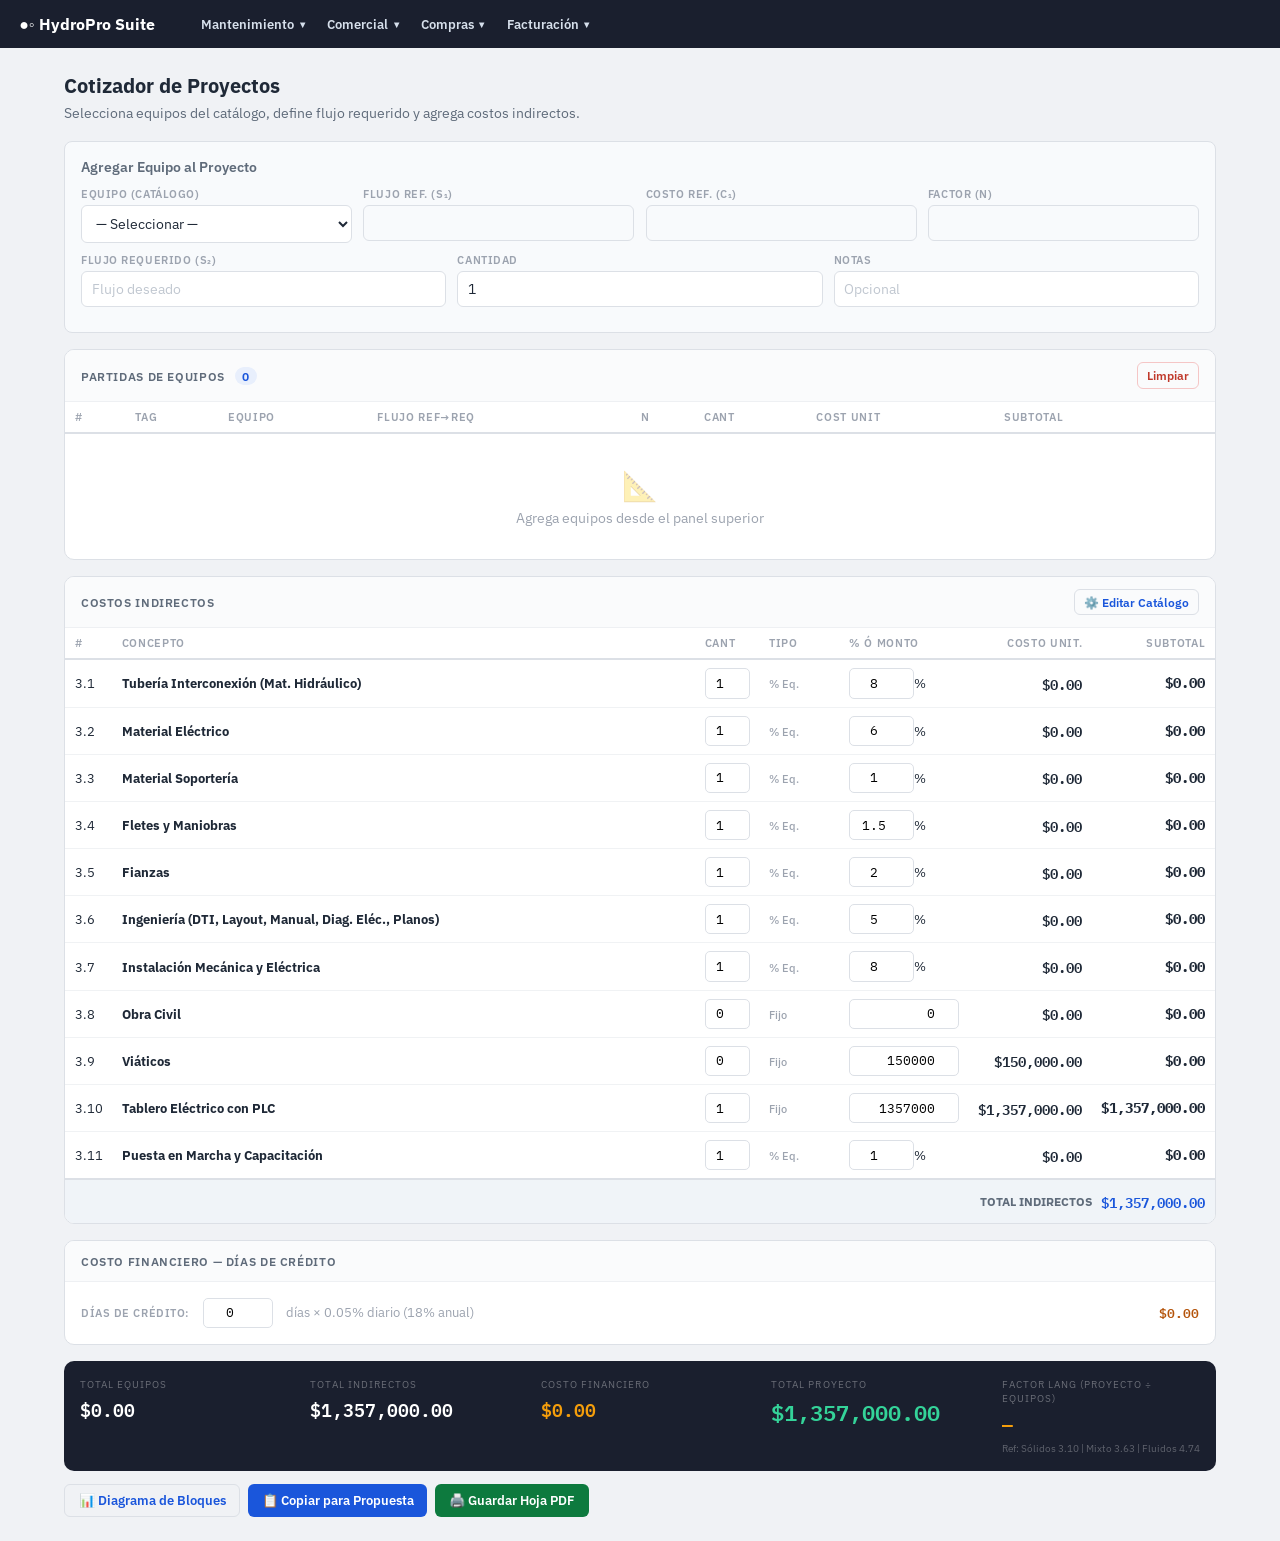
<file: techpro-suite2_modular/techpro-suite2.html>
<!DOCTYPE html>
<html lang="es">
<head>
<meta charset="UTF-8">
<meta name="viewport" content="width=device-width, initial-scale=1.0">
<title>TechPro Suite &mdash; Sistemas </title>
<link href="https://fonts.googleapis.com/css2?family=IBM+Plex+Sans:wght@400;500;600;700&family=IBM+Plex+Mono:wght@400;500;600&family=DM+Sans:wght@400;500;600;700&family=JetBrains+Mono:wght@400;500&display=swap" rel="stylesheet">
<link rel="stylesheet" href="assets/css/main.css">
<link rel="stylesheet" href="assets/css/crm.css">
</head>
<body>

<!-- TOPBAR UNIFICADO -->
<div class="topbar" style="height:48px;">
  <div class="brand" onclick="switchModule('comercial')">&#x25CF;&#x25E6; HydroPro Suite</div>
  <div class="nav-group" id="subnav-main">
    <div class="nav-dd" id="ddMantenimiento">
      <button class="nav-dd-btn" onclick="toggleDD('ddMantenimiento')">Mantenimiento <span class="arrow">&#9662;</span></button>
      <div class="nav-dd-menu" id="ddMantenimiento-menu">
        <div class="nav-dd-item" data-route="mantenimiento-gmao" onclick="switchModule('mantenimiento')"><span class="ico">&#128295;</span> GMAO</div>
        <div class="nav-dd-item" data-route="mantenimiento-wes" onclick="switchModule('wes')"><span class="ico">&#128200;</span> WES 4.0 <span class="badge-soon">Pronto</span></div>
      </div>
    </div>
    <div class="nav-dd" id="ddComercial">
      <button class="nav-dd-btn" onclick="toggleDD('ddComercial')">Comercial <span class="arrow">&#9662;</span></button>
      <div class="nav-dd-menu" id="ddComercial-menu">
        <div class="nav-dd-item" data-route="comercial-crm" onclick="switchModule('crm')"><span class="ico">&#129309;</span> CRM</div>
        <div class="nav-sep"></div>
        <div class="nav-dd-sub" id="ddComercialCoti">
          <button class="nav-dd-sub-btn" onclick="toggleDDSub('ddComercialCoti');event.stopPropagation();">Cotizador <span class="arrow">&#9656;</span></button>
          <div class="nav-dd-sub-menu" id="ddComercialCoti-menu">
            <div class="nav-dd-item" data-mod="proyectos" onclick="go('proyectos')"><span class="ico">&#128208;</span> Proyectos</div>
            <div class="nav-dd-item" data-mod="servicios" onclick="go('servicios')"><span class="ico">&#128295;</span> Servicios Generales</div>
            <div class="nav-dd-item" data-mod="polizas" onclick="go('polizas')"><span class="ico">&#128203;</span> P&oacute;lizas Mantenimiento</div>
            <div class="nav-dd-item disabled" data-mod="dispensadores"><span class="ico">&#128167;</span> Renta Dispensadores <span class="badge-soon">Pronto</span></div>
          </div>
        </div>
      </div>
    </div>
    <div class="nav-dd" id="ddCompras">
      <button class="nav-dd-btn" onclick="toggleDD('ddCompras')">Compras <span class="arrow">&#9662;</span></button>
      <div class="nav-dd-menu" id="ddCompras-menu">
        <div class="nav-dd-item" data-mod="requisiciones" onclick="go('requisiciones')"><span class="ico">&#128221;</span> Requisiciones</div>
        <div class="nav-dd-item" data-mod="compras" onclick="go('compras')"><span class="ico">&#128722;</span> Compras</div>
      </div>
    </div>
    <div class="nav-dd" id="ddFacturacion">
      <button class="nav-dd-btn" onclick="toggleDD('ddFacturacion')">Facturaci&oacute;n <span class="arrow">&#9662;</span></button>
      <div class="nav-dd-menu" id="ddFacturacion-menu">
        <div class="nav-dd-item" data-mod="pedidos" onclick="go('pedidos')"><span class="ico">&#128230;</span> Pedidos</div>
      </div>
    </div>
  </div>
</div>

<!-- MODULO COMERCIAL -->
<div id="wrap-comercial">
<div class="container">

<!-- ════════════════════════════════════════════ -->
<!-- ════ COTIZADOR PROYECTOS ════ -->
<!-- ════════════════════════════════════════════ -->
<div class="module active" id="mod-proyectos">
  <h2 class="sec-title">Cotizador de Proyectos</h2>
  <p class="sec-sub">Selecciona equipos del catálogo, define flujo requerido y agrega costos indirectos.</p>
  <div class="q-builder">
    <div class="q-builder-title">Agregar Equipo al Proyecto</div>
    <div class="q-row">
      <div class="fg"><label class="f-label">Equipo (catálogo)</label><select class="f-select" id="qEquip" onchange="onQEquipChange()"><option value="">— Seleccionar —</option></select></div>
      <div class="fg"><label class="f-label">Flujo Ref. (S₁)</label><input class="f-input" id="qS1" readonly></div>
      <div class="fg"><label class="f-label">Costo Ref. (C₁)</label><input class="f-input" id="qC1" readonly></div>
      <div class="fg"><label class="f-label">Factor (n)</label><input class="f-input" id="qN" readonly></div>
    </div>
    <div class="q-row">
      <div class="fg"><label class="f-label">Flujo Requerido (S₂)</label><input class="f-input" id="qS2" type="number" step="any" placeholder="Flujo deseado" oninput="qPreview()"></div>
      <div class="fg"><label class="f-label">Cantidad</label><input class="f-input" id="qQty" type="number" value="1" min="1" oninput="qPreview()"></div>
      <div class="fg"><label class="f-label">Notas</label><input class="f-input" id="qNotes" placeholder="Opcional"></div>
    </div>
    <div class="q-preview" id="qPreviewBar">
      <div><div class="qp-label">Costo Unit.</div><div class="qp-val" id="qpUnit">$0</div></div>
      <div><div class="qp-label">Subtotal</div><div class="qp-val" id="qpTotal">$0</div></div>
      <div style="margin-left:auto"><button class="btn btn-p" onclick="addLine()">+ Agregar</button></div>
    </div>
  </div>
  <div class="card"><div class="card-h"><span>Partidas de Equipos <span class="count" id="lineCount">0</span></span><button class="btn btn-d btn-sm" onclick="clearLines()">Limpiar</button></div><div style="overflow-x:auto"><table><thead><tr><th>#</th><th>Tag</th><th>Equipo</th><th>Flujo Ref→Req</th><th>n</th><th>Cant</th><th>Cost Unit</th><th>Subtotal</th><th></th></tr></thead><tbody id="linesBody"></tbody></table></div><div class="empty" id="linesEmpty"><div class="empty-ico">📐</div>Agrega equipos desde el panel superior</div></div>
  <div class="card"><div class="card-h"><span>Costos Indirectos</span><button class="btn btn-o btn-sm" onclick="go('config');setTimeout(()=>{document.querySelectorAll('.cfg-nav-item')[2].click()},100)" title="Editar catálogo de indirectos">⚙️ Editar Catálogo</button></div><div class="card-b" style="padding:0"><table><thead><tr><th style="width:40px">#</th><th>Concepto</th><th style="width:50px">Cant</th><th style="width:80px">Tipo</th><th style="width:90px">% ó Monto</th><th style="width:120px;text-align:right">Costo Unit.</th><th style="width:120px;text-align:right">Subtotal</th></tr></thead><tbody id="indBody"></tbody><tfoot><tr style="background:#f0f4f8;border-top:2px solid var(--border)"><td colspan="5"></td><td style="text-align:right;font-weight:700;font-size:0.75rem;color:var(--txt2)">TOTAL INDIRECTOS</td><td class="ind-val highlight" id="indTotal" style="padding:0.6rem">$0</td></tr></tfoot></table></div></div>
  <div class="card"><div class="card-h"><span>Costo Financiero — Días de Crédito</span></div><div class="card-b">
    <div style="display:flex;align-items:center;gap:0.8rem;flex-wrap:wrap;">
      <label class="f-label" style="margin:0">Días de Crédito:</label>
      <input class="ind-pct-input" type="number" id="pCreditDays" value="0" min="0" step="1" oninput="calcTotals()" style="width:70px">
      <span style="font-size:0.82rem;color:var(--txt3)">días × 0.05% diario (18% anual)</span>
      <span class="mono" style="font-weight:600;color:var(--amber);margin-left:auto" id="pCreditAmt">$0.00</span>
    </div>
  </div></div>
  <div class="totals-bar"><div class="ti"><div class="tl">Total Equipos</div><div class="tv" id="tEquip">$0.00</div></div><div class="ti"><div class="tl">Total Indirectos</div><div class="tv" id="tInd">$0.00</div></div><div class="ti"><div class="tl">Costo Financiero</div><div class="tv" id="tCredit" style="color:#f59e0b;">$0.00</div></div><div class="ti hl"><div class="tl">Total Proyecto</div><div class="tv" id="tProj">$0.00</div></div><div class="ti"><div class="tl">Factor Lang (Proyecto ÷ Equipos)</div><div class="tv" id="tLang" style="color:#f59e0b;">—</div><div style="font-size:0.65rem;color:rgba(255,255,255,0.3);margin-top:0.2rem;" id="tLangRef">Ref: Sólidos 3.10 | Mixto 3.63 | Fluidos 4.74</div></div></div>
  <div class="actions-bar"><button class="btn btn-o" onclick="toggleDiagram()">📊 Diagrama de Bloques</button><button class="btn btn-p" onclick="generateProposal()">📋 Copiar para Propuesta</button><button class="btn btn-g" onclick="printSheet('mod-proyectos')">🖨️ Guardar Hoja PDF</button></div>
  <div class="diagram-wrap" id="diagramWrap"><h4>Diagrama de Bloques</h4><div id="diagramHtml" style="overflow-x:auto;padding:10px 0;"></div></div>
</div>

<!-- ════════════════════════════════════════════ -->
<!-- ════ SERVICIOS GENERALES ════ -->
<!-- ════════════════════════════════════════════ -->
<div class="module" id="mod-servicios">
  <h2 class="sec-title">Cotizador de Servicios Generales</h2>
  <p class="sec-sub">Cotiza servicios de mantenimiento con descripción profesional, mano de obra y materiales.</p>
  <!-- Parte 1 -->
  <div class="card"><div class="card-h"><span>Parte 1 — Descripción del Servicio</span></div><div class="card-b">
    <div class="fg" style="margin-bottom:0.6rem"><label class="f-label">Nombre del Servicio</label><input class="f-input" id="svcName" placeholder="Ej: Mantenimiento a Filtro Zeolita"></div>
    <div class="fg"><label class="f-label">Describe el trabajo con tus palabras</label><textarea class="f-input" id="svcRaw" placeholder="Ej: Sacar material del filtro, lijar por dentro, pintar epóxico, cargar material nuevo..."></textarea></div>
    <div style="margin-top:0.6rem;display:flex;gap:0.5rem;align-items:center">
      <button class="btn btn-purple" onclick="enhanceText()" id="aiBtn">✨ Mejorar con IA</button>
      <span id="aiLoading" style="display:none"><span class="loading-dots"><span></span><span></span><span></span></span> <span style="font-size:0.8rem;color:var(--purple);margin-left:0.3rem">Procesando...</span></span>
    </div>
    <div class="ai-output" id="aiOutput"><div class="ai-badge"><span class="spark">✨</span> Descripción Profesional (editable)</div><div contenteditable="true" id="aiText" style="outline:none"></div></div>
  </div></div>
  <!-- Parte 2 -->
  <div class="card"><div class="card-h"><span>Parte 2 — Mano de Obra <span class="count" id="moCount">0</span></span></div>
    <div style="overflow-x:auto"><table><thead><tr><th>#</th><th>Rol</th><th>Tarifa Diaria</th><th>Días</th><th>Personas</th><th style="text-align:right">Subtotal</th><th></th></tr></thead><tbody id="moBody"></tbody></table></div>
    <div class="empty" id="moEmpty"><div class="empty-ico">👷</div>Agrega personal</div>
    <div class="add-bar">
      <div class="fg" style="flex:2"><label class="f-label">Seleccionar del Catálogo</label><select class="f-select" id="moSel"><option value="">— Seleccionar —</option></select></div>
      <div class="fg"><label class="f-label">Días</label><input class="f-input" id="moDias" type="number" value="1" min="1"></div>
      <div class="fg"><label class="f-label">Personas</label><input class="f-input" id="moPers" type="number" value="1" min="1"></div>
      <div class="fg"><label class="f-label">&nbsp;</label><button class="btn btn-p" onclick="addMO()">+ Agregar</button></div>
    </div>
  </div>
  <!-- Parte 3 -->
  <div class="card"><div class="card-h"><span>Parte 3 — Materiales y Consumibles <span class="count" id="matSvcCount">0</span></span></div>
    <div style="overflow-x:auto"><table><thead><tr><th>#</th><th>Material / Equipo</th><th>Cant</th><th>Unidad</th><th>Precio Unit.</th><th style="text-align:right">Subtotal</th><th></th></tr></thead><tbody id="matSvcBody"></tbody></table></div>
    <div class="empty" id="matSvcEmpty"><div class="empty-ico">🔩</div>Agrega materiales</div>
    <div class="add-bar">
      <div class="fg" style="flex:2"><label class="f-label">Descripción</label><input class="f-input" id="mDesc" placeholder="Tubería PVC 2 pulg"></div>
      <div class="fg"><label class="f-label">Cant</label><input class="f-input" id="mCant" type="number" step="any" value="1"></div>
      <div class="fg"><label class="f-label">Unidad</label><input class="f-input" id="mUnidad" value="pza"></div>
      <div class="fg"><label class="f-label">Precio Unit. MXN</label><input class="f-input" id="mPrecio" type="number" step="any"></div>
      <div class="fg"><label class="f-label">&nbsp;</label><button class="btn btn-p" onclick="addMatSvc()">+ Agregar</button></div>
    </div>
  </div>
  <!-- Parte 4 -->
  <div class="card"><div class="card-h"><span>Parte 4 — Resumen</span></div><div class="card-b">
    <div class="margin-row"><label>Margen de Utilidad:</label><input class="ind-pct-input" type="number" id="svcMargin" value="20" min="0" oninput="calcSvcTotals()"><span style="font-size:0.82rem;color:var(--txt3)">%</span></div>
    <div class="margin-row"><label>Días de Crédito:</label><input class="ind-pct-input" type="number" id="sCreditDays" value="0" min="0" oninput="calcSvcTotals()" style="width:70px"><span style="font-size:0.82rem;color:var(--txt3)">días × 0.05% diario (18% anual)</span><span class="mono" style="font-weight:600;color:var(--amber);margin-left:auto" id="sCreditAmt">$0 MXN</span></div>
  </div></div>
  <div class="totals-bar"><div class="ti"><div class="tl">Mano de Obra</div><div class="tv" id="sMO">$0</div></div><div class="ti"><div class="tl">Materiales</div><div class="tv" id="sMat">$0</div></div><div class="ti"><div class="tl">Subtotal</div><div class="tv" id="sSub">$0</div></div><div class="ti"><div class="tl">Utilidad</div><div class="tv" id="sUtil">$0</div></div><div class="ti"><div class="tl">Costo Financiero</div><div class="tv" id="sCredit" style="color:#f59e0b;">$0</div></div><div class="ti hl"><div class="tl">Total Servicio</div><div class="tv" id="sTotal">$0</div></div></div>
  <div class="actions-bar"><button class="btn btn-g btn-disabled">📄 Generar Cotización PDF</button><button class="btn btn-g" onclick="printSheet('mod-servicios')">🖨️ Guardar Hoja PDF</button></div>
</div>

<!-- ════════════════════════════════════════════ -->
<!-- ════ PLACEHOLDERS ════ -->
<!-- ════════════════════════════════════════════ -->
<div class="module" id="mod-polizas">
  <h2 class="sec-title">Cotizador de Pólizas de Mantenimiento</h2>
  <p class="sec-sub">Tratamiento de agua industrial — Cotización por activo y nivel de control.</p>

  <!-- PASO 0: Datos de la Cotización -->
  <div class="card">
    <div class="card-h"><span>Datos de la Cotización</span></div>
    <div class="card-b">
      <div class="q-row">
        <div class="fg"><label class="f-label">Folio</label><input class="f-input" id="polFolio" placeholder="252655"></div>
        <div class="fg"><label class="f-label">Fecha</label><input class="f-input" id="polFecha" type="date"></div>
        <div class="fg"><label class="f-label">Validez</label><input class="f-input" id="polValidez" value="30 DIAS"></div>
        <div class="fg"><label class="f-label">Condiciones de Pago</label><input class="f-input" id="polCondPago" value="CREDITO AUTORIZADO"></div>
      </div>
      <div class="q-row">
        <div class="fg"><label class="f-label">Atención a (Cliente)</label><input class="f-input" id="polCliente" placeholder="PORCELANA CORONA MEXICO (PLANTA RAMOS ARIZPE)"></div>
        <div class="fg"><label class="f-label">Meses de contrato</label><input class="f-input" id="polMeses" type="number" value="12" min="1"></div>
        <div class="fg"><label class="f-label">Presupuestado por</label><input class="f-input" id="polVendedor" placeholder="Jaime Bautista"></div>
        <div class="fg"><label class="f-label">Email</label><input class="f-input" id="polEmail" placeholder="ventas@vecsawater.com"></div>
      </div>
    </div>
  </div>

  <!-- PASO 1: Tipo de Póliza -->
  <div class="card">
    <div class="card-h"><span>Paso 1 — Tipo de Póliza y Frecuencia</span></div>
    <div class="card-b">
      <div class="q-row">
        <div class="fg"><label class="f-label">Tipo de Póliza</label>
          <select class="f-select" id="polTipo" onchange="polTipoChange()">
            <option value="visitas">A) Póliza por Visitas + HH</option>
            <option value="dedicado">B) Póliza con Personal Dedicado</option>
          </select>
        </div>
        <div class="fg" id="polFreqWrap"><label class="f-label">Frecuencia de Visitas</label>
          <select class="f-select" id="polFreq" onchange="polCalc()">
            <option value="1sem">1 visita/semana (4/mes)</option>
            <option value="2sem">2 visitas/semana (8/mes)</option>
            <option value="3mes">3 visitas/mes</option>
            <option value="2mes">2 visitas/mes</option>
            <option value="1mes">1 visita/mes</option>
          </select>
        </div>
        <div class="fg"><label class="f-label">Planta / Ubicación</label><input class="f-input" id="polPlanta" placeholder="Ubicación"></div>
      </div>
      <!-- Personal dedicado options (hidden by default) -->
      <div id="polDedicadoOpts" style="display:none;margin-top:0.6rem;">
        <div class="q-row">
          <div class="fg"><label class="f-label">Técnico 48h/sem</label>
            <select class="f-select" id="polTecTipo" onchange="polCalc()">
              <option value="con_sup">Con supervisor en planta</option>
              <option value="sin_sup">Sin supervisor en planta</option>
            </select>
          </div>
          <div class="fg"><label class="f-label">Cantidad de Técnicos</label>
            <input class="f-input" id="polTecQty" type="number" value="1" min="1" max="20" onchange="polCalc()" oninput="polCalc()">
          </div>
          <div class="fg"><label class="f-label">Supervisor en Planta</label>
            <select class="f-select" id="polSup" onchange="polCalc()">
              <option value="no">No incluir</option>
              <option value="1">Sí — 1 supervisor</option>
              <option value="2">2 supervisores</option>
            </select>
          </div>
          <div class="fg"><label class="f-label">Químico / Laboratorista</label>
            <select class="f-select" id="polQuim" onchange="polCalc()">
              <option value="no">No incluir</option>
              <option value="1">Sí — 1 químico</option>
              <option value="2">2 químicos</option>
            </select>
          </div>
        </div>
      </div>
    </div>
  </div>

  <!-- PASO 2: Activos -->
  <div class="card">
    <div class="card-h"><span>Paso 2 — Activos del Cliente <span class="count" id="polActCount">0</span></span></div>
    <div style="overflow-x:auto">
      <table>
        <thead><tr><th>#</th><th>Categoría</th><th>Cant</th><th>Capacidad</th><th>Clasificación</th><th>Notas</th><th></th></tr></thead>
        <tbody id="polActBody"></tbody>
      </table>
    </div>
    <div class="empty" id="polActEmpty"><div class="empty-ico">🏭</div>Agrega los activos del cliente</div>
    <div class="add-bar">
      <div class="fg"><label class="f-label">Categoría</label>
        <select class="f-select" id="paCat" onchange="paAutoClass()">
          <option value="torre">Torre de Enfriamiento</option>
          <option value="ro">Ósmosis Inversa</option>
          <option value="chiller">Chiller</option>
          <option value="boiler">Boiler sin Vapor</option>
        </select>
      </div>
      <div class="fg"><label class="f-label">Cantidad</label><input class="f-input" id="paCant" type="number" value="1" min="1"></div>
      <div class="fg"><label class="f-label">Capacidad</label><input class="f-input" id="paCap" type="number" step="any" placeholder="0" oninput="paAutoClass()"></div>
      <div class="fg"><label class="f-label">Unidad</label><input class="f-input" id="paUnit" value="GPM" readonly></div>
      <div class="fg"><label class="f-label">Clasificación</label><input class="f-input" id="paClass" readonly></div>
      <div class="fg"><label class="f-label">Notas</label><input class="f-input" id="paNotes" placeholder="Opc."></div>
      <div class="fg"><label class="f-label">&nbsp;</label><button class="btn btn-p" onclick="addPolActivo()">+ Agregar</button></div>
    </div>
  </div>

  <!-- PASO 3: Equipos en Comodato -->
  <div class="card">
    <div class="card-h"><span>Paso 3 — Equipos en Comodato (Renta Mensual) <span class="count" id="comodCount">0</span></span><button class="btn btn-o btn-sm" onclick="go('config');setTimeout(()=>{document.querySelectorAll('.cfg-nav-item')[5].click()},100)">⚙️ Catálogo</button></div>
    <div style="overflow-x:auto">
      <table>
        <thead><tr><th>#</th><th>Equipo</th><th>Capacidad</th><th>Cant</th><th>Renta/Mes Unit.</th><th style="text-align:right">Subtotal/Mes</th><th></th></tr></thead>
        <tbody id="comodBody"></tbody>
      </table>
    </div>
    <div class="empty" id="comodEmpty"><div class="empty-ico">🔄</div>Agrega equipos en comodato que provees al cliente</div>
    <div class="add-bar">
      <div class="fg" style="flex:2"><label class="f-label">Equipo del Catálogo</label>
        <select class="f-select" id="comodSel"><option value="">— Seleccionar —</option></select>
      </div>
      <div class="fg"><label class="f-label">Cantidad</label><input class="f-input" id="comodQty" type="number" value="1" min="1"></div>
      <div class="fg"><label class="f-label">Notas</label><input class="f-input" id="comodNotes" placeholder="Opc."></div>
      <div class="fg"><label class="f-label">&nbsp;</label><button class="btn btn-p" onclick="addComod()">+ Agregar</button></div>
    </div>
  </div>

  <!-- PASO 4: Desglose automático -->
  <div class="card">
    <div class="card-h"><span>Desglose de Cotización</span><button class="btn btn-o btn-sm" onclick="polCalc()">🔄 Recalcular</button></div>
    <div class="card-b" style="padding:0">
      <table>
        <thead><tr><th style="width:40px">#</th><th>Concepto</th><th style="text-align:right;width:120px">Cantidad</th><th style="text-align:right;width:130px">Precio Unit.</th><th style="text-align:right;width:130px">Subtotal</th></tr></thead>
        <tbody id="polDesBody"></tbody>
      </table>
    </div>
  </div>

  <!-- Resumen agrupado -->
  <div class="card">
    <div class="card-h"><span>Resumen Comercial (Agrupación Final)</span></div>
    <div class="card-b" style="padding:0">
      <table>
        <thead><tr><th>Grupo</th><th style="text-align:right">Mensual MXN</th></tr></thead>
        <tbody>
          <tr><td><strong>1. Mano de Obra / Servicio</strong><br><span style="font-size:0.78rem;color:var(--txt3)" id="polMOdet">Visitas + HH</span></td><td class="mono" style="text-align:right;font-weight:600" id="polGMO">$0</td></tr>
          <tr><td><strong>2. Análisis Físico-Químicos</strong><br><span style="font-size:0.78rem;color:var(--txt3)" id="polANdet">—</span></td><td class="mono" style="text-align:right;font-weight:600" id="polGAN">$0</td></tr>
          <tr><td><strong>3. Comodato</strong><br><span style="font-size:0.78rem;color:var(--txt3)" id="polCOdet">Renta de equipos</span></td><td class="mono" style="text-align:right;font-weight:600" id="polGCO">$0</td></tr>
          <tr><td><strong>4. Consumibles</strong><br><span style="font-size:0.78rem;color:var(--txt3)" id="polCONdet">Lote mensual químicos</span></td><td class="mono" style="text-align:right;font-weight:600" id="polGCON">$0</td></tr>
          <tr style="border-top:2px solid var(--border);background:#f8fafc"><td><strong>Subtotal Técnico</strong></td><td class="mono" style="text-align:right;font-weight:700" id="polSubTec">$0</td></tr>
          <tr><td><strong>Admón. + Reportes + Riesgo (15%)</strong></td><td class="mono" style="text-align:right;font-weight:600" id="polAdmin">$0</td></tr>
          <tr><td><strong>Costo Financiero</strong><br><span style="font-size:0.78rem;color:var(--txt3)"><input class="ind-pct-input" type="number" id="polCreditDays" value="0" min="0" style="width:60px" oninput="polUpdateSummary()"> días × 0.05% diario</span></td><td class="mono" style="text-align:right;font-weight:600;color:var(--amber)" id="polCredit">$0</td></tr>
          <tr style="background:#f0f4f8"><td><strong>Total sin IVA</strong></td><td class="mono" style="text-align:right;font-weight:700;font-size:0.95rem;color:var(--accent)" id="polTotalSin">$0</td></tr>
          <tr><td>IVA 16%</td><td class="mono" style="text-align:right" id="polIVA">$0</td></tr>
          <tr style="background:var(--dark);color:white"><td style="padding:0.8rem;font-weight:700">Total con IVA (Mensual)</td><td class="mono" style="text-align:right;padding:0.8rem;font-weight:700;font-size:1.1rem;color:#34d399" id="polTotalIVA">$0</td></tr>
        </tbody>
      </table>
    </div>
  </div>

  <!-- ── DIAGNÓSTICO TÉCNICO ── -->
  <div class="card">
    <div class="card-h">
      <span>Diagnóstico Técnico Actual</span>
      <button class="btn btn-p btn-sm" onclick="addDiagBlock()">+ Agregar Sección</button>
    </div>
    <div id="diagContainer">
      <div class="empty" id="diagEmpty"><div class="empty-ico">🔬</div>Agrega secciones de diagnóstico: calidad de agua, imágenes, observaciones, etc.</div>
    </div>
  </div>

  <p style="font-size:0.82rem;color:var(--txt2);font-style:italic;margin-top:0.5rem;padding:0.6rem;background:var(--amber-bg);border-radius:6px;">
    "La póliza se cotiza por activo y nivel de control, no por volumen de químico ni número de visitas."
  </p>

  <div class="actions-bar"><button class="btn btn-p" onclick="generatePolizaProposal()">📋 Copiar para Propuesta</button><button class="btn btn-g" onclick="generatePolizaPDF()">📄 Generar PDF Cotización</button><button class="btn btn-g" onclick="printSheet('mod-polizas')">🖨️ Guardar Hoja PDF</button></div>
</div>
<div class="module" id="mod-dispensadores"><div class="placeholder"><div class="ph-ico">💧</div><h3>Renta de Dispensadores de Agua</h3><p>Este módulo estará disponible próximamente.</p></div></div>
<div class="module" id="mod-requisiciones"><div class="placeholder"><div class="ph-ico">&#128221;</div><h3>Requisiciones</h3><p>M&oacute;dulo listo para implementaci&oacute;n.</p></div></div>
<div class="module" id="mod-compras"><div class="placeholder"><div class="ph-ico">&#128722;</div><h3>Compras</h3><p>M&oacute;dulo listo para implementaci&oacute;n.</p></div></div>
<div class="module" id="mod-pedidos"><div class="placeholder"><div class="ph-ico">&#128230;</div><h3>Pedidos</h3><p>M&oacute;dulo listo para implementaci&oacute;n.</p></div></div>

<!-- ════════════════════════════════════════════ -->
<!-- ════ CONFIGURACIÓN ════ -->
<!-- ════════════════════════════════════════════ -->
<div class="module" id="mod-config">
  <h2 class="sec-title">Configuración</h2>
  <p class="sec-sub">Administra catálogos, tarifas y parámetros generales de cada cotizador.</p>

  <div class="cfg-grid">
    <div class="cfg-sidebar">
      <div class="cfg-nav-label">General</div>
      <div class="cfg-nav-item active" onclick="cfgGo('general')"><span class="ci">⚙️</span> Parámetros Generales</div>
      <div class="cfg-nav-label">Catálogos</div>
      <div class="cfg-nav-item" onclick="cfgGo('cat-equipos')"><span class="ci">📦</span> Equipos (Proyectos)</div>
      <div class="cfg-nav-item" onclick="cfgGo('cat-indirectos')"><span class="ci">📊</span> Costos Indirectos</div>
      <div class="cfg-nav-item" onclick="cfgGo('cat-tarifas')"><span class="ci">👷</span> Tarifas (Servicios)</div>
      <div class="cfg-nav-item" onclick="cfgGo('cat-exponentes')"><span class="ci">📐</span> Exponentes Típicos</div>
      <div class="cfg-nav-item" onclick="cfgGo('cat-poliza')"><span class="ci">📋</span> Tabulador Pólizas</div>
      <div class="cfg-nav-item" onclick="cfgGo('cat-comodato')"><span class="ci">🔄</span> Catálogo Comodato</div>
    </div>

    <div>
      <!-- General -->
      <div class="cfg-panel active" id="cfg-general">
        <div class="card"><div class="card-h"><span>Parámetros Generales</span></div><div class="card-b">
          <div class="q-row" style="max-width:500px">
            <div class="fg"><label class="f-label">Moneda Proyectos</label><select class="f-select" id="setCurrency"><option value="USD">USD — Dólar</option><option value="MXN">MXN — Peso</option><option value="EUR">EUR — Euro</option></select></div>
            <div class="fg"><label class="f-label">Moneda Servicios</label><input class="f-input" value="MXN" readonly></div>
          </div>
        </div></div>
        <div class="card"><div class="card-h"><span>Ajuste CEPCI (Inflación)</span></div><div class="card-b">
          <div class="q-row" style="max-width:500px">
            <div class="fg"><label class="f-label">CEPCI Referencia (I₁)</label><input class="f-input" id="setCepci1" type="number" value="816" step="any"></div>
            <div class="fg"><label class="f-label">CEPCI Actual (I₂)</label><input class="f-input" id="setCepci2" type="number" value="866" step="any"></div>
          </div>
          <label style="display:flex;align-items:center;gap:0.5rem;margin-top:0.4rem;font-size:0.85rem;color:var(--txt2);cursor:pointer"><input type="checkbox" id="setUseCepci" style="accent-color:var(--accent);width:16px;height:16px"> Aplicar CEPCI a cotizaciones de proyectos</label>
        </div></div>
      </div>

      <!-- Catálogo Equipos -->
      <div class="cfg-panel" id="cfg-cat-equipos">
        <div class="card"><div class="card-h"><span>Catálogo de Equipos — Proyectos <span class="count" id="catCount">0</span></span></div>
          <div style="overflow-x:auto"><table><thead><tr><th>Tag</th><th>Descripción</th><th>Tipo</th><th>Flujo Ref.</th><th>Unidad</th><th>Costo (USD)</th><th>Factor n</th><th>Proveedor</th><th>Notas</th><th></th></tr></thead><tbody id="catBody"></tbody></table></div>
          <div class="add-bar">
            <div class="fg"><label class="f-label">Tag</label><input class="f-input" id="cTag" placeholder="E-101"></div>
            <div class="fg"><label class="f-label">Descripción</label><input class="f-input" id="cDesc" placeholder="Intercambiador"></div>
            <div class="fg"><label class="f-label">Tipo</label><select class="f-select" id="cType"><option value="tanque">Tanque</option><option value="intercambiador">Intercambiador</option><option value="bomba">Bomba</option><option value="compresor">Compresor</option><option value="torre">Torre/Columna</option><option value="reactor">Reactor</option><option value="filtro">Filtro</option><option value="caldera">Caldera</option><option value="otro">Otro</option></select></div>
            <div class="fg"><label class="f-label">Flujo Ref.</label><input class="f-input" id="cFlow" type="number" step="any"></div>
            <div class="fg"><label class="f-label">Unidad</label><input class="f-input" id="cUnit" value="GPM"></div>
            <div class="fg"><label class="f-label">Costo USD</label><input class="f-input" id="cCost" type="number" step="any"></div>
            <div class="fg"><label class="f-label">Factor n</label><input class="f-input" id="cExp" type="number" step="0.01" value="0.6"></div>
            <div class="fg"><label class="f-label">Proveedor</label><input class="f-input" id="cProv" placeholder="Alfa Laval"></div>
            <div class="fg"><label class="f-label">Notas</label><input class="f-input" id="cNotes" placeholder="Opc."></div>
            <div class="fg"><label class="f-label">&nbsp;</label><button class="btn btn-p" onclick="addCat()">+ Agregar</button></div>
          </div>
        </div>
      </div>

      <!-- Costos Indirectos -->
      <div class="cfg-panel" id="cfg-cat-indirectos">
        <div class="card"><div class="card-h"><span>Catálogo Costos Indirectos — Proyectos <span class="count" id="indCfgCount">0</span></span></div>
          <div style="overflow-x:auto">
            <table>
              <thead><tr><th style="width:55px">#</th><th>Concepto</th><th style="width:90px">Tipo</th><th style="width:80px">% Default</th><th style="width:110px">Monto Fijo</th><th style="width:55px">Cant</th><th style="width:40px"></th></tr></thead>
              <tbody id="indCfgBody"></tbody>
            </table>
          </div>
          <div class="add-bar">
            <div class="fg" style="width:60px;flex:0 0 60px"><label class="f-label">Num</label><input class="f-input" id="iNum" placeholder="3.12"></div>
            <div class="fg" style="flex:3"><label class="f-label">Concepto</label><input class="f-input" id="iConcept" placeholder="Nuevo concepto indirecto"></div>
            <div class="fg"><label class="f-label">Tipo</label><select class="f-select" id="iMode"><option value="pct">% sobre equipos</option><option value="fixed">Monto fijo</option></select></div>
            <div class="fg"><label class="f-label">% Default</label><input class="f-input" id="iPct" type="number" step="0.1" value="0" placeholder="0"></div>
            <div class="fg"><label class="f-label">Monto Fijo</label><input class="f-input" id="iFixed" type="number" step="any" value="0" placeholder="0"></div>
            <div class="fg"><label class="f-label">Cant</label><input class="f-input" id="iQty" type="number" value="1" min="0"></div>
            <div class="fg"><label class="f-label">&nbsp;</label><button class="btn btn-p" onclick="addIndItem()">+ Agregar</button></div>
          </div>
        </div>
        <p style="font-size:0.78rem;color:var(--txt3);margin-top:0.3rem;">⚙️ Los cambios aquí actualizan la tabla de costos indirectos en el Cotizador de Proyectos.</p>
      </div>

      <!-- Tarifas Servicios -->
      <div class="cfg-panel" id="cfg-cat-tarifas">
        <div class="card"><div class="card-h"><span>Catálogo de Tarifas — Servicios Generales <span class="count" id="tarifaCount">0</span></span></div>
          <div style="overflow-x:auto"><table><thead><tr><th>Rol / Concepto</th><th>Tipo</th><th>Tarifa Diaria (MXN)</th><th></th></tr></thead><tbody id="tarifaBody"></tbody></table></div>
          <div class="add-bar">
            <div class="fg" style="flex:2"><label class="f-label">Rol / Concepto</label><input class="f-input" id="tRol" placeholder="Soldador especializado"></div>
            <div class="fg"><label class="f-label">Tipo</label><select class="f-select" id="tTipo"><option value="personal">Personal</option><option value="transporte">Transporte</option><option value="herramienta">Herramienta</option><option value="alimentacion">Alimentación</option><option value="hospedaje">Hospedaje</option><option value="otro">Otro</option></select></div>
            <div class="fg"><label class="f-label">Tarifa Diaria MXN</label><input class="f-input" id="tTarifa" type="number" step="any"></div>
            <div class="fg"><label class="f-label">&nbsp;</label><button class="btn btn-p" onclick="addTarifa()">+ Agregar</button></div>
          </div>
        </div>
      </div>

      <!-- Exponentes -->
      <div class="cfg-panel" id="cfg-cat-exponentes">
        <div class="card"><div class="card-h"><span>Referencia — Exponentes Típicos por Tipo de Equipo</span></div><div class="card-b">
          <table><thead><tr><th>Tipo de Equipo</th><th>Rango (n)</th><th>Valor Sugerido</th></tr></thead><tbody>
            <tr><td>Tanques de almacenamiento</td><td class="mono">0.50 – 0.70</td><td><span class="exp-chip">0.60</span></td></tr>
            <tr><td>Intercambiadores de calor</td><td class="mono">0.60 – 0.70</td><td><span class="exp-chip">0.65</span></td></tr>
            <tr><td>Bombas centrífugas</td><td class="mono">0.30 – 0.50</td><td><span class="exp-chip">0.40</span></td></tr>
            <tr><td>Compresores</td><td class="mono">0.70 – 0.80</td><td><span class="exp-chip">0.75</span></td></tr>
            <tr><td>Torres / Columnas</td><td class="mono">0.60 – 0.70</td><td><span class="exp-chip">0.65</span></td></tr>
            <tr><td>Reactores</td><td class="mono">0.50 – 0.70</td><td><span class="exp-chip">0.60</span></td></tr>
            <tr><td>Filtros</td><td class="mono">0.50 – 0.65</td><td><span class="exp-chip">0.58</span></td></tr>
            <tr><td>Calderas</td><td class="mono">0.60 – 0.80</td><td><span class="exp-chip">0.70</span></td></tr>
          </tbody></table>
          <p style="margin-top:0.8rem;font-size:0.82rem;color:var(--txt3);">Fuente: Peters & Timmerhaus, Plant Design and Economics for Chemical Engineers. Los valores se pueden ajustar por equipo individual en el catálogo.</p>
        </div></div>
      </div>

      <!-- Tabulador Pólizas -->
      <div class="cfg-panel" id="cfg-cat-poliza">
        <div class="card"><div class="card-h"><span>Tabulador — Visitas y Mano de Obra</span></div><div class="card-b">
          <table><thead><tr><th>Concepto</th><th style="width:150px">Valor (MXN)</th></tr></thead><tbody>
            <tr><td>Costo por visita</td><td><input class="ind-fixed-input" type="number" id="tabVisita" value="1000" onchange="polCalc()"></td></tr>
            <tr><td>Costo por HH</td><td><input class="ind-fixed-input" type="number" id="tabHH" value="1000" onchange="polCalc()"></td></tr>
            <tr><td>Técnico dedicado (con supervisor)</td><td><input class="ind-fixed-input" type="number" id="tabTecCon" value="50000" onchange="polCalc()"></td></tr>
            <tr><td>Técnico dedicado (sin supervisor)</td><td><input class="ind-fixed-input" type="number" id="tabTecSin" value="55000" onchange="polCalc()"></td></tr>
            <tr><td>Supervisor en planta</td><td><input class="ind-fixed-input" type="number" id="tabSup" value="65000" onchange="polCalc()"></td></tr>
            <tr><td>Químico / Laboratorista</td><td><input class="ind-fixed-input" type="number" id="tabQuim" value="55000" onchange="polCalc()"></td></tr>
          </tbody></table>
          <p style="font-size:0.75rem;font-weight:600;color:var(--txt2);margin:1rem 0 0.4rem;">Tabla HH por Visita según Activos</p>
          <table id="tabHHTable"><thead><tr><th>Desde</th><th>Hasta</th><th>HH/visita</th><th></th></tr></thead><tbody id="tabHHBody"></tbody></table>
          <div class="add-bar" style="border:none;padding:0.5rem 0 0">
            <div class="fg"><label class="f-label">Desde</label><input class="f-input" id="hhFrom" type="number" min="1" placeholder="1"></div>
            <div class="fg"><label class="f-label">Hasta</label><input class="f-input" id="hhTo" type="number" placeholder="99"></div>
            <div class="fg"><label class="f-label">HH</label><input class="f-input" id="hhVal" type="number" step="0.5" placeholder="2"></div>
            <div class="fg"><label class="f-label">&nbsp;</label><button class="btn btn-p btn-sm" onclick="addHHRow()">+ Agregar</button></div>
          </div>
        </div></div>

        <div class="card"><div class="card-h"><span>Tabulador — Análisis Físico-Químicos</span></div><div class="card-b">
          <table><thead><tr><th>Concepto</th><th style="width:150px">Precio/visita (MXN)</th></tr></thead><tbody>
            <tr><td>Ósmosis Inversa (Conductividad + pH)</td><td><input class="ind-fixed-input" type="number" id="tabAnRO" value="200" onchange="polCalc()"></td></tr>
            <tr><td>Boiler sin Vapor</td><td><input class="ind-fixed-input" type="number" id="tabAnBoiler" value="450" onchange="polCalc()"></td></tr>
          </tbody></table>
          <p style="font-size:0.75rem;font-weight:600;color:var(--txt2);margin:0.8rem 0 0.4rem;">Torres / Chillers — Precio por activo por visita</p>
          <table id="tabAnTCTable"><thead><tr><th>Desde</th><th>Hasta</th><th>$/activo/visita</th><th></th></tr></thead><tbody id="tabAnTCBody"></tbody></table>
          <div class="add-bar" style="border:none;padding:0.5rem 0 0">
            <div class="fg"><label class="f-label">Desde</label><input class="f-input" id="anFrom" type="number" min="1" placeholder="1"></div>
            <div class="fg"><label class="f-label">Hasta</label><input class="f-input" id="anTo" type="number" placeholder="99"></div>
            <div class="fg"><label class="f-label">$/activo</label><input class="f-input" id="anVal" type="number" placeholder="500"></div>
            <div class="fg"><label class="f-label">&nbsp;</label><button class="btn btn-p btn-sm" onclick="addAnTCRow()">+ Agregar</button></div>
          </div>
        </div></div>

        <div class="card"><div class="card-h"><span>Tabulador — Consumibles (Lote Mensual)</span></div><div class="card-b">
          <p style="font-size:0.75rem;font-weight:600;color:var(--txt2);margin-bottom:0.4rem;">Torres de Enfriamiento — VEC-313 + VEC-151</p>
          <table><thead><tr><th>Clasificación</th><th>Precio/mes (MXN)</th></tr></thead><tbody>
            <tr><td>Pequeña (< 3 GPM)</td><td><input class="ind-fixed-input" type="number" id="tabConTP" value="2500" onchange="polCalc()"></td></tr>
            <tr><td>Mediana (3.5 – 7.5 GPM)</td><td><input class="ind-fixed-input" type="number" id="tabConTM" value="3500" onchange="polCalc()"></td></tr>
            <tr><td>Grande (8 – 12 GPM)</td><td><input class="ind-fixed-input" type="number" id="tabConTG" value="6500" onchange="polCalc()"></td></tr>
          </tbody></table>
          <p style="font-size:0.75rem;font-weight:600;color:var(--txt2);margin:0.8rem 0 0.4rem;">Ósmosis Inversa — VEC-SG11 + Cartuchos</p>
          <table><thead><tr><th>Clasificación</th><th>Precio/mes (MXN)</th></tr></thead><tbody>
            <tr><td>Pequeña (< 9 GPM)</td><td><input class="ind-fixed-input" type="number" id="tabConRP" value="4000" onchange="polCalc()"></td></tr>
            <tr><td>Mediana (9 – 15 GPM)</td><td><input class="ind-fixed-input" type="number" id="tabConRM" value="6500" onchange="polCalc()"></td></tr>
            <tr><td>Grande (16 – 25 GPM)</td><td><input class="ind-fixed-input" type="number" id="tabConRG" value="15000" onchange="polCalc()"></td></tr>
            <tr><td>XL (> 25 GPM) — $/GPM</td><td><input class="ind-fixed-input" type="number" id="tabConRXL" value="450" onchange="polCalc()"></td></tr>
          </tbody></table>
          <p style="font-size:0.75rem;font-weight:600;color:var(--txt2);margin:0.8rem 0 0.4rem;">Chillers — Inhibidor VEC-288</p>
          <table><thead><tr><th>Clasificación</th><th>Precio/mes (MXN)</th></tr></thead><tbody>
            <tr><td>Pequeña (≤ 1 m³)</td><td><input class="ind-fixed-input" type="number" id="tabConCP" value="2000" onchange="polCalc()"></td></tr>
            <tr><td>Mediana (≤ 5 m³)</td><td><input class="ind-fixed-input" type="number" id="tabConCM" value="3000" onchange="polCalc()"></td></tr>
            <tr><td>Grande (≤ 10 m³)</td><td><input class="ind-fixed-input" type="number" id="tabConCG" value="6000" onchange="polCalc()"></td></tr>
            <tr><td>XL (> 10 m³) — $/m³</td><td><input class="ind-fixed-input" type="number" id="tabConCXL" value="450" onchange="polCalc()"></td></tr>
          </tbody></table>
          <p style="font-size:0.75rem;font-weight:600;color:var(--txt2);margin:0.8rem 0 0.4rem;">Boilers sin Vapor — Consumibles</p>
          <table><thead><tr><th>Concepto</th><th>Precio/mes (MXN)</th></tr></thead><tbody>
            <tr><td>Consumibles por boiler/mes</td><td><input class="ind-fixed-input" type="number" id="tabConBoiler" value="500" onchange="polCalc()"></td></tr>
          </tbody></table>
        </div></div>
      </div>

      <!-- Catálogo Comodato -->
      <div class="cfg-panel" id="cfg-cat-comodato">
        <div class="card"><div class="card-h"><span>Catálogo de Equipos en Comodato <span class="count" id="comodCatCount">0</span></span></div>
          <div style="overflow-x:auto">
            <table>
              <thead><tr><th>Equipo</th><th>Capacidad</th><th>Unidad</th><th>Renta/Mes (MXN)</th><th>Notas</th><th></th></tr></thead>
              <tbody id="comodCatBody"></tbody>
            </table>
          </div>
          <div class="add-bar">
            <div class="fg" style="flex:2"><label class="f-label">Equipo</label><input class="f-input" id="ccEquipo" placeholder="Filtro lateral"></div>
            <div class="fg"><label class="f-label">Capacidad</label><input class="f-input" id="ccCap" placeholder="15"></div>
            <div class="fg"><label class="f-label">Unidad</label><input class="f-input" id="ccUnit" value="GPM"></div>
            <div class="fg"><label class="f-label">Renta/Mes MXN</label><input class="f-input" id="ccRenta" type="number" step="any"></div>
            <div class="fg"><label class="f-label">Notas</label><input class="f-input" id="ccNotes" placeholder="1 por torre"></div>
            <div class="fg"><label class="f-label">&nbsp;</label><button class="btn btn-p" onclick="addComodCat()">+ Agregar</button></div>
          </div>
        </div>
      </div>

    </div>
  </div>
</div>

</div><!-- /container -->

</div><!-- /wrap-comercial -->

<!-- MODULO MANTENIMIENTO -->
<div id="wrap-mantenimiento">
  <div id="gmao-app"></div>
  <div id="wes-app">
    <div class="placeholder">
      <div class="ph-ico">&#128200;</div>
      <h3>WES 4.0</h3>
      <p>Subm&oacute;dulo de mantenimiento predictivo listo para futura implementaci&oacute;n.</p>
    </div>
  </div>
</div><!-- /wrap-mantenimiento -->

<!-- w -->
<div id="wrap-crm" style="display:none;">
  <div id="crm-app">
    <!-- CRM nav and main go here, rendered by crmRender() -->
    <nav class="crm-nav" id="crm-nav">
      <!-- CRM sidebar navigation -->
      <div class="crm-nav-brand">
        <div class="crm-brand-dot">C</div>
        <span>NovaCRM</span>
      </div>
      <div class="crm-nav-section">Principal</div>
      <div class="crm-nav-item active" onclick="crmShow('dashboard')" id="crm-nav-dashboard">
        <span style="width:18px;text-align:center">📊</span><span>Dashboard</span>
      </div>
      <div class="crm-nav-item" onclick="crmShow('contactos')" id="crm-nav-contactos">
        <span style="width:18px;text-align:center">👤</span><span>Contactos</span>
      </div>
      <div class="crm-nav-item" onclick="crmShow('hot10')" id="crm-nav-hot10">
        <span style="width:18px;text-align:center">🔥</span><span>HOT 10</span>
      </div>
      <div class="crm-nav-item" onclick="crmShow('pipeline')" id="crm-nav-pipeline">
        <span style="width:18px;text-align:center">📈</span><span>Pipeline</span>
      </div>
      <div class="crm-nav-item" onclick="crmShow('actividades')" id="crm-nav-actividades">
        <span style="width:18px;text-align:center">⏰</span><span>Actividades</span>
      </div>
      <div class="crm-nav-section">Equipo</div>
      <div class="crm-nav-item" onclick="crmShow('vendedores')" id="crm-nav-vendedores">
        <span style="width:18px;text-align:center">🧑‍💼</span><span>Vendedores</span>
      </div>
      <div class="crm-nav-section">Sistema</div>
      <div class="crm-nav-item" onclick="crmShow('configuracion')" id="crm-nav-configuracion">
        <span style="width:18px;text-align:center">⚙️</span><span>Configuración</span>
      </div>
      <div class="crm-nav-spacer"></div>
      <div class="crm-nav-footer">
        <div class="crm-nav-user">
          <div class="crm-nav-av">CRM</div>
          <div style="flex:1;overflow:hidden">
            <div style="font-size:12px;font-weight:500">Mi CRM</div>
            <div style="font-size:11px;color:var(--crm-text3)">Admin</div>
          </div>
        </div>
      </div>
    </nav>
    <main class="crm-main" id="crm-mc"></main>
  </div>
  <!-- CRM Modal overlay (position:fixed, funciona fuera de #crm-app) -->
  <div class="crm-overlay" id="crm-overlay">
    <div class="crm-modal">
      <p class="crm-modal-title" id="crm-mt"></p>
      <div id="crm-mb"></div>
      <div class="crm-modal-footer">
        <button class="crm-btn" onclick="if(window._schedClose){window._schedClose();window._schedClose=null;}else{crmCloseModal();}">Cancelar</button>
        <button class="crm-btn crm-btn-accent" id="crm-btn-save" onclick="crmSaveModal()">Guardar</button>
      </div>
    </div>
  </div>
</div>

<script src="assets/js/comercial.js" defer></script>
<script src="assets/js/gmao.js" defer></script>
<script src="assets/js/crm.js" defer></script>
</body>
</html>
</file>
<file: styles.css>
﻿:root {
  --bg: #f4f7fb;
  --card: #ffffff;
  --text: #1f2937;
  --muted: #6b7280;
  --primary: #0f766e;
  --primary-dark: #115e59;
  --danger: #b91c1c;
  --border: #dbe2ea;
}

* {
  box-sizing: border-box;
}

body {
  margin: 0;
  font-family: Segoe UI, Tahoma, sans-serif;
  background: linear-gradient(180deg, #eef3f9 0%, #f9fbfe 100%);
  color: var(--text);
}

.app {
  max-width: 1200px;
  margin: 0 auto;
  padding: 20px;
}

.topbar {
  display: flex;
  justify-content: space-between;
  align-items: flex-start;
  gap: 16px;
  margin-bottom: 20px;
}

.topbar h1 {
  margin: 0;
}

.topbar p {
  margin: 6px 0 0;
  color: var(--muted);
}

.kpis {
  display: grid;
  gap: 12px;
  grid-template-columns: repeat(auto-fit, minmax(170px, 1fr));
  margin-bottom: 20px;
}

.kpi {
  background: var(--card);
  border: 1px solid var(--border);
  border-radius: 12px;
  padding: 14px;
}

.kpi .label {
  color: var(--muted);
  font-size: 0.9rem;
}

.kpi .value {
  display: block;
  margin-top: 6px;
  font-size: 1.4rem;
  font-weight: 700;
}

.grid {
  display: grid;
  grid-template-columns: repeat(auto-fit, minmax(260px, 1fr));
  gap: 16px;
}

.panel {
  background: var(--card);
  border: 1px solid var(--border);
  border-radius: 12px;
  padding: 16px;
}

.panel h2 {
  margin-top: 0;
  font-size: 1.15rem;
}

.form {
  display: grid;
  gap: 8px;
  margin-bottom: 12px;
}

input,
select,
button {
  font: inherit;
}

input,
select {
  width: 100%;
  border: 1px solid var(--border);
  border-radius: 8px;
  padding: 9px 10px;
  background: #fff;
}

button {
  border: 0;
  border-radius: 8px;
  background: var(--primary);
  color: #fff;
  font-weight: 600;
  padding: 10px;
  cursor: pointer;
}

button:hover {
  background: var(--primary-dark);
}

button.secondary {
  background: #334155;
}

.list {
  list-style: none;
  margin: 0;
  padding: 0;
  display: grid;
  gap: 8px;
}

.item {
  border: 1px solid var(--border);
  border-radius: 10px;
  padding: 10px;
}

.item h3 {
  margin: 0 0 6px;
  font-size: 1rem;
}

.meta {
  color: var(--muted);
  font-size: 0.9rem;
  margin: 2px 0;
}

.actions {
  display: flex;
  gap: 8px;
  margin-top: 8px;
}

.actions button {
  flex: 1;
  padding: 8px;
}

.actions .danger {
  background: var(--danger);
}

.filter {
  display: block;
  color: var(--muted);
  font-size: 0.9rem;
  margin-bottom: 10px;
}

@media (max-width: 680px) {
  .topbar {
    flex-direction: column;
  }
}
</file>
<file: style.css>
:root {
    --bg: #f0f2f5;
    --white: #fff;
    --dark: #1a1f2e;
    --dark2: #141927;
    --border: #dce0e6;
    --accent: #1a56db;
    --accent-bg: #e8effc;
    --green: #0d7a3e;
    --green-bg: #dff5e8;
    --amber: #b45309;
    --amber-bg: #fef3c7;
    --red: #c0392b;
    --red-bg: #fde8e8;
    --purple: #7c3aed;
    --purple-bg: #ede9fe;
    --txt: #1f2937;
    --txt2: #5f6b7a;
    --txt3: #9ca3af;
    --mono: 'IBM Plex Mono', monospace;
    --sans: 'IBM Plex Sans', sans-serif;
}

* {
    margin: 0;
    padding: 0;
    box-sizing: border-box;
}

body {
    font-family: var(--sans);
    background: var(--bg);
    color: var(--txt);
}

/* ══ TOPBAR ══ */
.topbar {
    background: var(--dark);
    color: white;
    display: flex;
    align-items: center;
    padding: 0 1.2rem;
    height: 54px;
    gap: 0;
    position: sticky;
    top: 0;
    z-index: 100;
}

.brand {
    font-weight: 700;
    font-size: 1rem;
    display: flex;
    align-items: center;
    gap: 0.5rem;
    margin-right: 1.5rem;
    white-space: nowrap;
    cursor: pointer;
}

.brand .dot {
    width: 8px;
    height: 8px;
    background: #3b82f6;
    border-radius: 50%;
}

/* Dropdown nav */
.nav-group {
    display: flex;
    gap: 0.15rem;
    align-items: center;
}

.nav-dd {
    position: relative;
}

.nav-dd-btn {
    background: none;
    border: none;
    color: rgba(255, 255, 255, 0.6);
    padding: 0.5rem 0.85rem;
    font-family: var(--sans);
    font-size: 0.82rem;
    font-weight: 600;
    border-radius: 6px;
    cursor: pointer;
    transition: all 0.15s;
    display: flex;
    align-items: center;
    gap: 0.35rem;
    white-space: nowrap;
}

.nav-dd-btn:hover,
.nav-dd-btn.open {
    color: white;
    background: rgba(255, 255, 255, 0.1);
}

.nav-dd-btn.active-parent {
    color: white;
    background: rgba(255, 255, 255, 0.12);
}

.nav-dd-btn .arrow {
    font-size: 0.6rem;
    transition: transform 0.2s;
}

.nav-dd-btn.open .arrow {
    transform: rotate(180deg);
}

.nav-dd-menu {
    display: none;
    position: absolute;
    top: calc(100% + 4px);
    left: 0;
    background: var(--dark2);
    border: 1px solid rgba(255, 255, 255, 0.1);
    border-radius: 8px;
    min-width: 220px;
    padding: 0.3rem;
    box-shadow: 0 8px 24px rgba(0, 0, 0, 0.3);
    z-index: 200;
}

.nav-dd-menu.show {
    display: block;
    animation: ddIn 0.15s ease;
}

@keyframes ddIn {
    from {
        opacity: 0;
        transform: translateY(-4px)
    }

    to {
        opacity: 1;
        transform: translateY(0)
    }
}

.nav-dd-item {
    display: flex;
    align-items: center;
    gap: 0.6rem;
    padding: 0.55rem 0.75rem;
    border-radius: 6px;
    font-size: 0.82rem;
    font-weight: 500;
    color: rgba(255, 255, 255, 0.65);
    cursor: pointer;
    transition: all 0.1s;
}

.nav-dd-item:hover {
    background: rgba(255, 255, 255, 0.08);
    color: white;
}

.nav-dd-item.active {
    background: rgba(37, 99, 235, 0.2);
    color: #93bbfc;
}

.nav-dd-item.disabled {
    color: rgba(255, 255, 255, 0.25);
    cursor: default;
}

.nav-dd-item.disabled:hover {
    background: none;
    color: rgba(255, 255, 255, 0.25);
}

.nav-dd-item .ico {
    width: 20px;
    text-align: center;
    font-size: 0.9rem;
}

.nav-dd-item .badge-soon {
    font-size: 0.6rem;
    background: rgba(255, 255, 255, 0.08);
    color: rgba(255, 255, 255, 0.3);
    padding: 0.1rem 0.35rem;
    border-radius: 3px;
    margin-left: auto;
    text-transform: uppercase;
    letter-spacing: 0.05em;
    font-weight: 600;
}

.nav-sep {
    height: 1px;
    background: rgba(255, 255, 255, 0.06);
    margin: 0.25rem 0.5rem;
}

.nav-flat {
    background: none;
    border: none;
    color: rgba(255, 255, 255, 0.6);
    padding: 0.5rem 0.85rem;
    font-family: var(--sans);
    font-size: 0.82rem;
    font-weight: 600;
    border-radius: 6px;
    cursor: pointer;
    transition: all 0.15s;
    white-space: nowrap;
}

.nav-flat:hover {
    color: white;
    background: rgba(255, 255, 255, 0.08);
}

.nav-flat.active {
    color: white;
    background: rgba(255, 255, 255, 0.12);
}

.container {
    max-width: 1200px;
    margin: 0 auto;
    padding: 1.5rem;
}

.module {
    display: none;
    animation: fadeUp 0.3s ease;
}

.module.active {
    display: block;
}

@keyframes fadeUp {
    from {
        opacity: 0;
        transform: translateY(6px)
    }

    to {
        opacity: 1;
        transform: translateY(0)
    }
}

.sec-title {
    font-size: 1.25rem;
    font-weight: 700;
    margin-bottom: 0.3rem;
}

.sec-sub {
    color: var(--txt2);
    font-size: 0.88rem;
    margin-bottom: 1.2rem;
}

.card {
    background: var(--white);
    border: 1px solid var(--border);
    border-radius: 10px;
    margin-bottom: 1rem;
    overflow: hidden;
}

.card-h {
    display: flex;
    align-items: center;
    justify-content: space-between;
    padding: 0.75rem 1rem;
    border-bottom: 1px solid #eef0f3;
    background: #fafbfc;
    font-size: 0.78rem;
    font-weight: 600;
    text-transform: uppercase;
    letter-spacing: 0.05em;
    color: var(--txt2);
}

.card-h .count {
    background: var(--accent-bg);
    color: var(--accent);
    font-size: 0.72rem;
    padding: 0.1rem 0.45rem;
    border-radius: 99px;
    margin-left: 0.4rem;
}

.card-b {
    padding: 1rem;
}

table {
    width: 100%;
    border-collapse: collapse;
    font-size: 0.83rem;
}

thead th {
    text-align: left;
    padding: 0.5rem 0.6rem;
    font-size: 0.68rem;
    font-weight: 600;
    text-transform: uppercase;
    letter-spacing: 0.06em;
    color: var(--txt3);
    border-bottom: 2px solid var(--border);
    white-space: nowrap;
}

tbody td {
    padding: 0.5rem 0.6rem;
    border-bottom: 1px solid #f0f2f4;
}

tbody tr:hover {
    background: #f8f9fb;
}

.mono {
    font-family: var(--mono);
    font-size: 0.82rem;
}

.chip {
    display: inline-block;
    font-size: 0.7rem;
    font-weight: 600;
    padding: 0.12rem 0.45rem;
    border-radius: 4px;
    text-transform: capitalize;
}

.chip-blue {
    background: #dbeafe;
    color: #1d4ed8;
}

.chip-pink {
    background: #fce7f3;
    color: #be185d;
}

.chip-green {
    background: #d1fae5;
    color: #047857;
}

.chip-amber {
    background: #fef3c7;
    color: #92400e;
}

.chip-purple {
    background: #e0e7ff;
    color: #4338ca;
}

.chip-orange {
    background: #ffedd5;
    color: #9a3412;
}

.chip-gray {
    background: #f1f5f9;
    color: #475569;
}

.exp-chip {
    font-family: var(--mono);
    font-size: 0.73rem;
    font-weight: 600;
    background: var(--amber-bg);
    color: var(--amber);
    padding: 0.15rem 0.45rem;
    border-radius: 4px;
}

.f-label {
    display: block;
    font-size: 0.7rem;
    font-weight: 600;
    color: var(--txt3);
    text-transform: uppercase;
    letter-spacing: 0.05em;
    margin-bottom: 0.25rem;
}

.f-input,
.f-select {
    width: 100%;
    padding: 0.5rem 0.6rem;
    border: 1px solid var(--border);
    border-radius: 6px;
    font-family: var(--sans);
    font-size: 0.85rem;
    color: var(--txt);
    background: white;
    outline: none;
    transition: border-color 0.15s;
}

.f-input:focus,
.f-select:focus {
    border-color: var(--accent);
    box-shadow: 0 0 0 2px rgba(26, 86, 219, 0.1);
}

.f-input[readonly] {
    background: #f8fafc;
    color: var(--txt2);
}

.f-input::placeholder {
    color: #c0c7d0;
}

textarea.f-input {
    resize: vertical;
    min-height: 80px;
    line-height: 1.5;
}

.btn {
    display: inline-flex;
    align-items: center;
    gap: 0.35rem;
    padding: 0.45rem 0.85rem;
    border: none;
    border-radius: 6px;
    font-family: var(--sans);
    font-size: 0.82rem;
    font-weight: 600;
    cursor: pointer;
    transition: all 0.15s;
}

.btn-p {
    background: var(--accent);
    color: white;
}

.btn-p:hover {
    background: #1648b8;
}

.btn-g {
    background: var(--green);
    color: white;
}

.btn-g:hover {
    background: #0a6331;
}

.btn-o {
    background: transparent;
    color: var(--accent);
    border: 1px solid var(--border);
}

.btn-o:hover {
    background: var(--accent-bg);
}

.btn-d {
    background: transparent;
    color: var(--red);
    border: 1px solid #f5c6c6;
}

.btn-d:hover {
    background: var(--red-bg);
}

.btn-purple {
    background: var(--purple);
    color: white;
}

.btn-purple:hover {
    background: #6d28d9;
}

.btn-sm {
    padding: 0.3rem 0.55rem;
    font-size: 0.75rem;
}

.btn-disabled {
    opacity: 0.4;
    cursor: not-allowed;
    pointer-events: none;
}

.add-bar {
    display: flex;
    gap: 0.5rem;
    padding: 0.7rem;
    border-top: 1px dashed var(--border);
    flex-wrap: wrap;
    align-items: end;
}

.add-bar .fg {
    flex: 1;
    min-width: 90px;
}

.add-bar .fg label {
    font-size: 0.63rem;
}

.add-bar .fg input,
.add-bar .fg select {
    padding: 0.4rem 0.5rem;
    font-size: 0.82rem;
}

.q-builder {
    background: #f8fafc;
    border: 1px solid var(--border);
    border-radius: 8px;
    padding: 1rem;
    margin-bottom: 1rem;
}

.q-builder-title {
    font-weight: 600;
    font-size: 0.85rem;
    color: var(--txt2);
    margin-bottom: 0.7rem;
}

.q-row {
    display: grid;
    grid-template-columns: repeat(auto-fit, minmax(150px, 1fr));
    gap: 0.7rem;
    margin-bottom: 0.6rem;
}

.q-preview {
    display: none;
    margin-top: 0.7rem;
    padding: 0.6rem 0.8rem;
    background: var(--accent-bg);
    border-radius: 7px;
    font-size: 0.84rem;
    align-items: center;
    gap: 0.8rem;
    flex-wrap: wrap;
}

.q-preview.show {
    display: flex;
}

.q-preview .qp-label {
    font-size: 0.7rem;
    font-weight: 600;
    color: var(--accent);
    text-transform: uppercase;
    letter-spacing: 0.05em;
}

.q-preview .qp-val {
    font-family: var(--mono);
    font-weight: 600;
    color: #1648b8;
    font-size: 0.95rem;
}

.ind-pct-input {
    width: 65px;
    text-align: center;
    padding: 0.35rem 0.4rem;
    font-family: var(--mono);
    font-size: 0.82rem;
    border: 1px solid var(--border);
    border-radius: 5px;
    outline: none;
    background: white;
}

.ind-pct-input:focus {
    border-color: var(--accent);
}

.ind-fixed-input {
    width: 110px;
    text-align: right;
    padding: 0.35rem 0.5rem;
    font-family: var(--mono);
    font-size: 0.82rem;
    border: 1px solid var(--border);
    border-radius: 5px;
    outline: none;
    background: white;
}

.ind-fixed-input:focus {
    border-color: var(--accent);
}

.ind-type-label {
    font-size: 0.7rem;
    color: var(--txt3);
    font-weight: 500;
}

.ind-val {
    font-family: var(--mono);
    font-weight: 600;
    font-size: 0.85rem;
    text-align: right;
    white-space: nowrap;
}

.ind-val.highlight {
    color: var(--accent);
    font-size: 0.9rem;
}

.totals-bar {
    background: var(--dark);
    color: white;
    border-radius: 10px;
    overflow: hidden;
    display: grid;
    grid-template-columns: repeat(auto-fit, minmax(150px, 1fr));
    margin-top: 1rem;
}

.totals-bar .ti {
    padding: 1rem;
}

.totals-bar .ti .tl {
    font-size: 0.65rem;
    text-transform: uppercase;
    letter-spacing: 0.1em;
    color: rgba(255, 255, 255, 0.35);
    margin-bottom: 0.2rem;
}

.totals-bar .ti .tv {
    font-family: var(--mono);
    font-size: 1.15rem;
    font-weight: 600;
}

.totals-bar .ti.hl .tv {
    color: #34d399;
    font-size: 1.35rem;
}

.diagram-wrap {
    display: none;
    margin-top: 1rem;
    padding: 1rem;
    background: white;
    border: 1px solid var(--border);
    border-radius: 10px;
    overflow-x: auto;
}

.diagram-wrap.show {
    display: block;
    animation: fadeUp 0.3s ease;
}

.diagram-wrap h4 {
    font-size: 0.82rem;
    font-weight: 600;
    color: var(--txt2);
    margin-bottom: 0.8rem;
    text-transform: uppercase;
    letter-spacing: 0.05em;
}

.actions-bar {
    display: flex;
    gap: 0.5rem;
    margin-top: 0.8rem;
    flex-wrap: wrap;
}

.empty {
    text-align: center;
    padding: 2rem;
    color: var(--txt3);
    font-size: 0.85rem;
}

.empty-ico {
    font-size: 1.8rem;
    margin-bottom: 0.3rem;
    opacity: 0.35;
}

.ai-output {
    background: #faf5ff;
    border: 1px solid #e9d5ff;
    border-radius: 8px;
    padding: 1rem;
    margin-top: 0.6rem;
    font-size: 0.88rem;
    line-height: 1.6;
    color: var(--txt);
    white-space: pre-wrap;
    display: none;
}

.ai-output.show {
    display: block;
    animation: fadeUp 0.3s ease;
}

.ai-badge {
    display: inline-flex;
    align-items: center;
    gap: 0.3rem;
    font-size: 0.7rem;
    font-weight: 600;
    color: var(--purple);
    margin-bottom: 0.4rem;
}

.loading-dots {
    display: inline-flex;
    gap: 3px;
}

.loading-dots span {
    width: 6px;
    height: 6px;
    background: var(--purple);
    border-radius: 50%;
    animation: bounce 1.2s infinite;
}

.loading-dots span:nth-child(2) {
    animation-delay: 0.15s;
}

.loading-dots span:nth-child(3) {
    animation-delay: 0.3s;
}

@keyframes bounce {

    0%,
    80%,
    100% {
        transform: scale(0.6);
        opacity: 0.4
    }

    40% {
        transform: scale(1);
        opacity: 1
    }
}

.margin-row {
    display: flex;
    align-items: center;
    gap: 0.8rem;
    padding: 0.7rem 0;
    border-top: 1px solid var(--border);
    margin-top: 0.5rem;
}

.margin-row label {
    font-size: 0.78rem;
    font-weight: 600;
    color: var(--txt2);
}

/* Diagnostic blocks */
.diag-block {
    border: 1px solid var(--border);
    border-radius: 8px;
    margin: 8px 10px;
    overflow: hidden;
    animation: fadeUp 0.3s ease;
}

.diag-block-head {
    display: flex;
    align-items: center;
    justify-content: space-between;
    padding: 8px 12px;
    background: #f8fafc;
    border-bottom: 1px solid var(--border);
}

.diag-block-head select {
    border: none;
    background: transparent;
    font-family: var(--sans);
    font-size: 0.82rem;
    font-weight: 600;
    color: var(--txt);
    cursor: pointer;
    outline: none;
}

.diag-block-body {
    padding: 10px 12px;
}

.diag-textarea {
    width: 100%;
    min-height: 70px;
    border: 1px solid var(--border);
    border-radius: 6px;
    padding: 8px 10px;
    font-family: var(--sans);
    font-size: 0.85rem;
    color: var(--txt);
    resize: vertical;
    outline: none;
    line-height: 1.5;
}

.diag-textarea:focus {
    border-color: var(--accent);
    box-shadow: 0 0 0 2px rgba(26, 86, 219, 0.1);
}

.diag-ai-bar {
    display: flex;
    gap: 6px;
    margin-top: 6px;
    align-items: center;
}

.diag-ai-output {
    background: #faf5ff;
    border: 1px solid #e9d5ff;
    border-radius: 6px;
    padding: 10px;
    margin-top: 8px;
    font-size: 0.85rem;
    line-height: 1.6;
    white-space: pre-wrap;
    display: none;
}

.diag-ai-output.show {
    display: block;
    animation: fadeUp 0.3s ease;
}

.diag-ai-badge {
    font-size: 0.7rem;
    font-weight: 600;
    color: var(--purple);
    margin-bottom: 4px;
    display: flex;
    align-items: center;
    gap: 4px;
}

.diag-table-wrap {
    margin-top: 8px;
}

.diag-table-wrap table {
    width: 100%;
    border-collapse: collapse;
    font-size: 0.82rem;
}

.diag-table-wrap th {
    background: #f0f4f8;
    padding: 5px 8px;
    text-align: left;
    font-size: 0.72rem;
    font-weight: 600;
    color: var(--txt2);
    border: 1px solid var(--border);
}

.diag-table-wrap td {
    padding: 4px 8px;
    border: 1px solid var(--border);
}

.diag-table-wrap input {
    width: 100%;
    border: none;
    background: transparent;
    font-family: var(--sans);
    font-size: 0.82rem;
    padding: 2px 0;
    outline: none;
}

.diag-img-zone {
    margin-top: 8px;
    border: 2px dashed var(--border);
    border-radius: 8px;
    padding: 16px;
    text-align: center;
    cursor: pointer;
    transition: all 0.15s;
    background: #fafbfc;
}

.diag-img-zone:hover {
    border-color: var(--accent);
    background: var(--accent-bg);
}

.diag-img-zone input[type=file] {
    display: none;
}

.diag-img-zone .diz-text {
    font-size: 0.82rem;
    color: var(--txt3);
}

.diag-img-zone .diz-text strong {
    color: var(--accent);
}

.diag-img-preview {
    margin-top: 8px;
    display: flex;
    flex-wrap: wrap;
    gap: 8px;
}

.diag-img-preview img {
    max-width: 200px;
    max-height: 150px;
    border-radius: 6px;
    border: 1px solid var(--border);
    object-fit: cover;
}

/* Config page */
.cfg-grid {
    display: grid;
    grid-template-columns: 220px 1fr;
    gap: 1rem;
    min-height: 500px;
}

@media(max-width:768px) {
    .cfg-grid {
        grid-template-columns: 1fr;
    }
}

.cfg-sidebar {
    background: var(--white);
    border: 1px solid var(--border);
    border-radius: 10px;
    padding: 0.5rem;
    height: fit-content;
}

.cfg-nav-item {
    display: flex;
    align-items: center;
    gap: 0.5rem;
    padding: 0.55rem 0.7rem;
    border-radius: 7px;
    font-size: 0.84rem;
    font-weight: 500;
    color: var(--txt2);
    cursor: pointer;
    transition: all 0.12s;
}

.cfg-nav-item:hover {
    background: #f0f4f8;
    color: var(--txt);
}

.cfg-nav-item.active {
    background: var(--accent-bg);
    color: var(--accent);
    font-weight: 600;
}

.cfg-nav-item .ci {
    width: 20px;
    text-align: center;
    font-size: 0.9rem;
}

.cfg-nav-label {
    font-size: 0.65rem;
    text-transform: uppercase;
    letter-spacing: 0.1em;
    color: var(--txt3);
    padding: 0.7rem 0.7rem 0.3rem;
    font-weight: 600;
}

.cfg-panel {
    display: none;
    animation: fadeUp 0.25s ease;
}

.cfg-panel.active {
    display: block;
}

/* Placeholder modules */
.placeholder {
    text-align: center;
    padding: 4rem 2rem;
    color: var(--txt3);
}

.placeholder .ph-ico {
    font-size: 3rem;
    margin-bottom: 0.8rem;
    opacity: 0.3;
}

.placeholder h3 {
    font-size: 1.1rem;
    font-weight: 600;
    color: var(--txt2);
    margin-bottom: 0.3rem;
}

@media(max-width:700px) {
    .container {
        padding: 0.8rem;
    }

    .q-row {
        grid-template-columns: 1fr 1fr;
    }
}

@media print {
    @page {
        size: letter portrait;
        margin: 0.5cm;
    }

    body[data-printing] .topbar,
    body[data-printing] .module,
    body[data-printing] #mod-config,
    body[data-printing] .actions-bar {
        display: none !important;
    }

    body[data-printing] .module[data-print-target] {
        display: block !important;
        zoom: 0.62;
        width: 160%;
        transform-origin: top left;
        -webkit-print-color-adjust: exact !important;
        print-color-adjust: exact !important;
    }

    body[data-printing] .module[data-print-target] * {
        -webkit-print-color-adjust: exact !important;
        print-color-adjust: exact !important;
    }

    body[data-printing] .module[data-print-target] .actions-bar {
        display: none !important;
    }

    body[data-printing] .module[data-print-target] .btn,
    body[data-printing] .module[data-print-target] button {
        display: none !important;
    }

    body[data-printing] .module[data-print-target] .add-bar,
    body[data-printing] .module[data-print-target] .q-builder,
    body[data-printing] .module[data-print-target] .diagram-wrap {
        display: none !important;
    }
}

/* ======= MODULE TABS & GMAO WRAPPER ======= */
.mod-tabs {
    display: flex;
    gap: 2px;
    align-items: center;
    margin: 0 8px;
    padding: 0 8px;
    border-left: 1px solid rgba(255, 255, 255, 0.12);
    border-right: 1px solid rgba(255, 255, 255, 0.12);
}

.mod-tab {
    background: none;
    border: none;
    color: rgba(255, 255, 255, 0.5);
    padding: 6px 14px;
    font-family: var(--sans);
    font-size: 0.82rem;
    font-weight: 600;
    border-radius: 6px;
    cursor: pointer;
    transition: all 0.15s;
}

.mod-tab:hover {
    color: white;
    background: rgba(255, 255, 255, 0.08);
}

.mod-tab.mod-tab-active {
    color: white;
    background: rgba(255, 255, 255, 0.15);
}

/* ======= CRM NovaCRM — Professional Redesign ======= */
#wrap-crm {
  --crm-accent: #10b981;
  --crm-accent-hover: #059669;
  --crm-accent-light: #d1fae5;
  --crm-accent-dark: #064e3b;
  --crm-danger: #ef4444;
  --crm-danger-light: #fee2e2;
  --crm-warn: #f59e0b;
  --crm-warn-light: #fef3c7;
  --crm-info: #3b82f6;
  --crm-info-light: #dbeafe;
  --crm-sidebar: #111827;
  --crm-sidebar-hover: rgba(255,255,255,0.06);
  --crm-sidebar-active-bg: rgba(16,185,129,0.12);
  --crm-sidebar-active: #10b981;
  --crm-sidebar-text: rgba(255,255,255,0.5);
  --crm-sidebar-text-hover: rgba(255,255,255,0.85);
  --crm-sidebar-border: rgba(255,255,255,0.07);
  --crm-nav-w: 232px;
  --crm-bg: #f1f5f9;
  --crm-surface: #ffffff;
  --crm-surface2: #f8fafc;
  --crm-border: rgba(0,0,0,0.07);
  --crm-border2: rgba(0,0,0,0.14);
  --crm-text: #0f172a;
  --crm-text2: #475569;
  --crm-text3: #94a3b8;
  --crm-rad: 10px;
  --crm-rad-lg: 14px;
  --crm-shadow: 0 1px 3px rgba(0,0,0,0.06),0 1px 2px rgba(0,0,0,0.04);
  --crm-shadow-md: 0 4px 6px -1px rgba(0,0,0,0.08),0 2px 4px -1px rgba(0,0,0,0.05);
  height: calc(100vh - 48px);
  overflow: hidden;
  position: relative;
}
#crm-app {
  display: flex;
  flex: 1;
  height: 100%;
  width: 100%;
  font-family: 'Inter','Segoe UI',system-ui,sans-serif;
  background: var(--crm-bg);
  color: var(--crm-text);
  font-size: 14px;
  min-height: 0;
}
.crm-nav{width:var(--crm-nav-w);background:var(--crm-sidebar);display:flex;flex-direction:column;flex-shrink:0;overflow-y:auto;min-height:0;border-right:none;}
.crm-nav-brand{padding:20px 16px 16px;display:flex;align-items:center;gap:10px;border-bottom:1px solid var(--crm-sidebar-border);}
.crm-brand-dot{width:34px;height:34px;border-radius:10px;background:linear-gradient(135deg,#10b981,#059669);display:flex;align-items:center;justify-content:center;color:white;font-size:15px;font-weight:800;box-shadow:0 2px 8px rgba(16,185,129,0.4);flex-shrink:0;}
.crm-nav-brand > span{font-size:15px;font-weight:700;color:rgba(255,255,255,0.9);letter-spacing:-0.3px;}
.crm-nav-section{padding:16px 16px 5px;font-size:10px;font-weight:700;color:rgba(255,255,255,0.22);text-transform:uppercase;letter-spacing:1px;}
.crm-nav-item{display:flex;align-items:center;gap:10px;padding:9px 12px;margin:1px 8px;font-size:13px;font-weight:500;color:var(--crm-sidebar-text);border-radius:8px;cursor:pointer;transition:all .15s ease;}
.crm-nav-item:hover{background:var(--crm-sidebar-hover);color:var(--crm-sidebar-text-hover);}
.crm-nav-item.active{background:var(--crm-sidebar-active-bg);color:var(--crm-sidebar-active);font-weight:600;}
.crm-nav-spacer{flex:1;}
.crm-nav-footer{padding:12px;border-top:1px solid var(--crm-sidebar-border);}
.crm-nav-user{display:flex;align-items:center;gap:10px;padding:8px 10px;border-radius:8px;background:rgba(255,255,255,0.05);cursor:pointer;transition:background .15s;}
.crm-nav-user:hover{background:rgba(255,255,255,0.09);}
.crm-nav-av{width:32px;height:32px;border-radius:8px;background:linear-gradient(135deg,#10b981,#059669);display:flex;align-items:center;justify-content:center;font-size:11px;font-weight:700;color:white;flex-shrink:0;}
.crm-main{flex:1;padding:28px 32px;overflow-y:auto;background:var(--crm-bg);min-height:0;}
.crm-page-header{display:flex;align-items:flex-start;justify-content:space-between;margin-bottom:24px;gap:16px;}
.crm-page-title{font-size:22px;font-weight:700;color:var(--crm-text);letter-spacing:-0.5px;}
.crm-page-subtitle{font-size:13px;color:var(--crm-text3);margin-top:3px;}
.crm-metrics{display:grid;grid-template-columns:repeat(3,1fr);gap:14px;margin-bottom:22px;}
.crm-metric{background:var(--crm-surface);border:1px solid var(--crm-border);border-radius:var(--crm-rad-lg);padding:18px 20px;box-shadow:var(--crm-shadow);position:relative;overflow:hidden;transition:box-shadow .2s,transform .2s;}
.crm-metric:hover{box-shadow:var(--crm-shadow-md);transform:translateY(-1px);}
.crm-metric::before{content:'';position:absolute;top:0;left:0;width:4px;height:100%;background:var(--crm-border);}
.crm-metric.crm-accent::before{background:linear-gradient(to bottom,#10b981,#059669);}
.crm-metric.crm-blue::before{background:linear-gradient(to bottom,#3b82f6,#1d4ed8);}
.crm-metric.crm-amber::before{background:linear-gradient(to bottom,#f59e0b,#d97706);}
.crm-metric-label{font-size:11px;color:var(--crm-text3);font-weight:600;text-transform:uppercase;letter-spacing:.6px;margin-bottom:8px;}
.crm-metric-value{font-size:26px;font-weight:700;color:var(--crm-text);letter-spacing:-0.8px;line-height:1;}
.crm-metric.crm-accent .crm-metric-value{color:var(--crm-accent-dark);}
.crm-metric.crm-blue .crm-metric-value{color:#1d4ed8;}
.crm-metric.crm-amber .crm-metric-value{color:#d97706;}
.crm-metric-sub{font-size:12px;color:var(--crm-text3);margin-top:7px;}
.crm-card{background:var(--crm-surface);border:1px solid var(--crm-border);border-radius:var(--crm-rad-lg);box-shadow:var(--crm-shadow);margin-bottom:18px;overflow:hidden;}
.crm-card-pad{padding:18px 20px;}
.crm-card-title{font-size:11px;font-weight:700;color:var(--crm-text3);text-transform:uppercase;letter-spacing:.6px;margin-bottom:14px;display:flex;align-items:center;gap:7px;}
.crm-card-title::before{content:'';display:inline-block;width:3px;height:13px;background:var(--crm-accent);border-radius:2px;}
.crm-grid-2{display:grid;grid-template-columns:1fr 1fr;gap:18px;}
.crm-forecast-section{background:var(--crm-surface);border:1px solid var(--crm-border);border-radius:var(--crm-rad-lg);padding:18px 20px;margin-bottom:18px;box-shadow:var(--crm-shadow);}
.crm-forecast-title{font-size:11px;font-weight:700;color:var(--crm-text3);text-transform:uppercase;letter-spacing:.6px;margin-bottom:16px;}
.crm-forecast-row{display:flex;align-items:center;gap:12px;margin-bottom:10px;}
.crm-forecast-label{font-size:12px;color:var(--crm-text2);width:160px;flex-shrink:0;white-space:nowrap;overflow:hidden;text-overflow:ellipsis;}
.crm-forecast-bar-wrap{flex:1;background:var(--crm-surface2);border-radius:6px;height:8px;overflow:hidden;}
.crm-forecast-bar-fill{height:100%;border-radius:6px;background:linear-gradient(to right,#10b981,#059669);transition:width .4s ease;}
.crm-forecast-val{font-size:12px;font-weight:700;color:var(--crm-accent-dark);min-width:90px;text-align:right;}
.crm-tbl-wrap{overflow-x:auto;}
#crm-app table{width:100%;border-collapse:collapse;font-size:13px;}
#crm-app th{text-align:left;padding:11px 14px;font-size:11px;font-weight:700;color:var(--crm-text3);text-transform:uppercase;letter-spacing:.5px;background:var(--crm-surface2);border-bottom:1px solid var(--crm-border);}
#crm-app td{padding:13px 14px;border-bottom:1px solid rgba(0,0,0,0.04);color:var(--crm-text);vertical-align:middle;}
#crm-app tr:last-child td{border-bottom:none;}
#crm-app tbody tr:hover{background:#f8fafc;}
.crm-av{width:32px;height:32px;border-radius:8px;display:inline-flex;align-items:center;justify-content:center;font-size:11px;font-weight:700;flex-shrink:0;}
.crm-av-row{display:flex;align-items:center;gap:10px;}
.crm-av-0{background:#d1fae5;color:#064e3b}.crm-av-1{background:#dbeafe;color:#1e3a8a}
.crm-av-2{background:#fef3c7;color:#78350f}.crm-av-3{background:#fee2e2;color:#7f1d1d}
.crm-av-4{background:#ede9fe;color:#3730a3}.crm-av-5{background:#dcfce7;color:#14532d}
.crm-badge{display:inline-flex;align-items:center;padding:3px 10px;border-radius:999px;font-size:11px;font-weight:600;white-space:nowrap;}
.crm-bg-green{background:#d1fae5;color:#064e3b}.crm-bg-amber{background:#fef3c7;color:#78350f}
.crm-bg-blue{background:#dbeafe;color:#1e3a8a}.crm-bg-gray{background:#f1f5f9;color:#475569}
.crm-bg-teal{background:#d1fae5;color:#064e3b}.crm-bg-purple{background:#ede9fe;color:#3730a3}
.crm-bg-red{background:#fee2e2;color:#7f1d1d}
.crm-btn{padding:8px 15px;font-size:13px;border-radius:8px;border:1px solid var(--crm-border2);background:var(--crm-surface);cursor:pointer;color:var(--crm-text2);font-weight:500;transition:all .15s;display:inline-flex;align-items:center;gap:5px;white-space:nowrap;font-family:inherit;}
.crm-btn:hover{background:var(--crm-surface2);color:var(--crm-text);}
.crm-btn:active{transform:scale(.98);}
.crm-btn-accent{background:var(--crm-accent);color:white;border-color:var(--crm-accent);}
.crm-btn-accent:hover{background:var(--crm-accent-hover);border-color:var(--crm-accent-hover);}
.crm-btn-danger{background:var(--crm-danger-light);color:var(--crm-danger);border-color:#fca5a5;}
.crm-btn-danger:hover{background:#fee2e2;}
.crm-btn-sm{padding:5px 10px;font-size:12px;border-radius:6px;}
.crm-toolbar{display:flex;align-items:center;gap:10px;margin-bottom:18px;flex-wrap:wrap;}
.crm-search-wrap{position:relative;flex:1;min-width:200px;}
.crm-search-wrap input{width:100%;padding:9px 12px 9px 36px;font-size:13px;border:1px solid var(--crm-border);border-radius:8px;background:var(--crm-surface);color:var(--crm-text);outline:none;font-family:inherit;transition:border-color .15s,box-shadow .15s;}
.crm-search-wrap input:focus{border-color:var(--crm-accent);box-shadow:0 0 0 3px rgba(16,185,129,0.1);}
.crm-search-icon{position:absolute;left:11px;top:50%;transform:translateY(-50%);color:var(--crm-text3);font-size:13px;pointer-events:none;}
select.crm-filter{padding:9px 12px;font-size:13px;border:1px solid var(--crm-border);border-radius:8px;background:var(--crm-surface);color:var(--crm-text);cursor:pointer;outline:none;font-family:inherit;transition:border-color .15s;}
select.crm-filter:focus{border-color:var(--crm-accent);}
.crm-pipeline-wrap{overflow-x:auto;padding-bottom:12px;}
.crm-pipeline{display:grid;gap:12px;min-width:600px;}
.crm-stage{background:var(--crm-surface2);border-radius:var(--crm-rad-lg);padding:12px;min-height:200px;border:1px solid var(--crm-border);}
.crm-stage-head{font-size:11px;font-weight:700;text-transform:uppercase;letter-spacing:.5px;color:var(--crm-text2);margin-bottom:8px;display:flex;justify-content:space-between;align-items:center;}
.crm-stage:hover .stage-del-btn{opacity:1!important;}
.crm-stage-forecast{font-size:11px;color:var(--crm-text3);margin-bottom:10px;padding-bottom:8px;border-bottom:1px solid var(--crm-border);}
.crm-deal-card{background:var(--crm-surface);border:1px solid var(--crm-border);border-radius:var(--crm-rad);padding:11px 12px;margin-bottom:8px;transition:all .15s;box-shadow:0 1px 2px rgba(0,0,0,0.04);}
.crm-deal-card:hover{box-shadow:0 4px 12px rgba(0,0,0,0.1);border-color:var(--crm-accent);transform:translateY(-1px);}
.crm-deal-card.won{border-left:3px solid #10b981;background:#f0fdf4;}
.crm-deal-card.lost{border-left:3px solid var(--crm-text3);opacity:.65;}
.crm-deal-card.overdue{border-color:#fca5a5;background:#fff5f5;}
.crm-deal-card.due-today{border-color:#fbbf24;background:#fffbeb;}
.crm-deal-name{font-size:13px;font-weight:600;margin-bottom:2px;white-space:nowrap;overflow:hidden;text-overflow:ellipsis;}
.crm-deal-co{font-size:11px;color:var(--crm-text3);margin-bottom:6px;}
.crm-deal-val{font-size:14px;color:var(--crm-accent-dark);font-weight:700;}
.crm-prob-bar{height:3px;background:var(--crm-border);border-radius:2px;margin-top:8px;overflow:hidden;}
.crm-prob-fill{height:100%;border-radius:2px;background:linear-gradient(to right,#10b981,#059669);}
.crm-followup{display:flex;align-items:center;gap:5px;margin-top:7px;padding:4px 8px;border-radius:6px;font-size:11px;font-weight:500;}
.crm-followup.overdue{background:#fee2e2;color:#991b1b;}
.crm-followup.today{background:#fef3c7;color:#92400e;}
.crm-followup.upcoming{background:#dbeafe;color:#1e40af;}
.crm-followup.none{background:var(--crm-surface2);color:var(--crm-text3);cursor:pointer;}
.crm-followup.none:hover{background:var(--crm-accent-light);color:var(--crm-accent-dark);}
.crm-act-item{display:flex;gap:12px;padding:14px 0;border-bottom:1px solid var(--crm-border);}
.crm-act-item:last-child{border-bottom:none;}
.crm-act-icon{width:38px;height:38px;border-radius:10px;display:flex;align-items:center;justify-content:center;font-size:16px;flex-shrink:0;}
.crm-act-icon.call{background:#dbeafe;}.crm-act-icon.email{background:#d1fae5;}
.crm-act-icon.meet{background:#fef3c7;}.crm-act-icon.note{background:#ede9fe;}
.crm-vendor-grid{display:grid;grid-template-columns:repeat(auto-fill,minmax(280px,1fr));gap:16px;margin-bottom:22px;}
.crm-vendor-card{background:var(--crm-surface);border:1px solid var(--crm-border);border-radius:var(--crm-rad-lg);padding:18px 20px;box-shadow:var(--crm-shadow);transition:box-shadow .2s,transform .2s;}
.crm-vendor-card:hover{box-shadow:var(--crm-shadow-md);transform:translateY(-1px);}
.crm-vendor-stats{display:grid;grid-template-columns:1fr 1fr;gap:10px;margin-top:14px;padding-top:14px;border-top:1px solid var(--crm-border);}
.crm-vendor-stat{background:var(--crm-surface2);border-radius:var(--crm-rad);padding:12px 14px;}
.crm-vendor-stat-label{font-size:10px;color:var(--crm-text3);text-transform:uppercase;letter-spacing:.4px;margin-bottom:5px;font-weight:600;}
.crm-vendor-stat-val{font-size:18px;font-weight:700;color:var(--crm-text);}
.crm-vendor-stat.accent{background:var(--crm-accent-light);}
.crm-vendor-stat.accent .crm-vendor-stat-val{color:var(--crm-accent-dark);}
.crm-vendor-stat.accent .crm-vendor-stat-label{color:var(--crm-accent);}
.crm-tab-bar{display:flex;gap:3px;background:var(--crm-surface2);border-radius:10px;padding:3px;margin-bottom:20px;width:fit-content;}
.crm-tab{padding:7px 16px;border-radius:8px;font-size:13px;cursor:pointer;color:var(--crm-text2);transition:all .15s;font-weight:500;}
.crm-tab.active{background:var(--crm-surface);color:var(--crm-text);box-shadow:0 1px 4px rgba(0,0,0,0.1);font-weight:600;}
.crm-tab:hover:not(.active){color:var(--crm-text);background:rgba(255,255,255,0.6);}
.crm-config-section{background:var(--crm-surface);border:1px solid var(--crm-border);border-radius:var(--crm-rad-lg);padding:20px 22px;box-shadow:var(--crm-shadow);}
.crm-config-item{display:flex;align-items:center;gap:10px;padding:11px 0;border-bottom:1px solid var(--crm-border);}
.crm-config-item:last-child{border-bottom:none;}
.crm-config-add{display:flex;gap:10px;margin-top:16px;padding-top:16px;border-top:1px solid var(--crm-border);}
.crm-config-add input,.crm-config-add select{flex:1;padding:9px 12px;font-size:13px;border:1px solid var(--crm-border);border-radius:8px;background:var(--crm-bg);color:var(--crm-text);outline:none;font-family:inherit;transition:border-color .15s;}
.crm-config-add input:focus,.crm-config-add select:focus{border-color:var(--crm-accent);}
.crm-overlay{display:none;position:fixed;inset:0;background:rgba(15,23,42,0.45);z-index:1000;align-items:center;justify-content:center;backdrop-filter:blur(2px);}
.crm-overlay.open{display:flex;}
.crm-modal{background:var(--crm-surface);border-radius:16px;border:1px solid var(--crm-border);padding:24px;width:460px;max-width:95vw;box-shadow:0 20px 60px rgba(0,0,0,0.15);animation:crmSlideUp .2s ease;max-height:90vh;overflow-y:auto;}
@keyframes crmSlideUp{from{opacity:0;transform:translateY(16px) scale(0.98)}to{opacity:1;transform:translateY(0) scale(1)}}
.crm-modal-title{font-size:16px;font-weight:700;margin-bottom:20px;color:var(--crm-text);letter-spacing:-0.3px;}
.crm-form-row{display:grid;grid-template-columns:1fr 1fr;gap:12px;}
.crm-form-field{margin-bottom:14px;}
.crm-form-field label{display:block;font-size:12px;font-weight:600;color:var(--crm-text2);margin-bottom:5px;}
.crm-form-field input,.crm-form-field select,.crm-form-field textarea{width:100%;padding:9px 11px;font-size:13px;border:1px solid var(--crm-border);border-radius:8px;background:#f8fafc;color:var(--crm-text);outline:none;transition:border .15s,box-shadow .15s;font-family:inherit;}
.crm-form-field input:focus,.crm-form-field select:focus,.crm-form-field textarea:focus{border-color:var(--crm-accent);box-shadow:0 0 0 3px rgba(16,185,129,0.1);background:white;}
.crm-form-field textarea{resize:vertical;min-height:70px;}
.crm-form-section-title{font-size:11px;font-weight:700;color:var(--crm-text3);text-transform:uppercase;letter-spacing:.6px;margin:16px 0 12px;padding-top:16px;border-top:1px solid var(--crm-border);}
.crm-modal-footer{display:flex;gap:8px;justify-content:flex-end;margin-top:20px;padding-top:16px;border-top:1px solid var(--crm-border);}
.crm-empty{text-align:center;padding:48px 20px;color:var(--crm-text3);}
.crm-empty-icon{font-size:36px;margin-bottom:12px;opacity:.6;}
.crm-toast{position:fixed;bottom:24px;right:24px;background:#0f172a;color:white;padding:10px 18px;border-radius:10px;font-size:13px;z-index:9999;animation:crmSlideUp .2s ease;box-shadow:0 4px 16px rgba(0,0,0,0.2);}
#crm-app ::-webkit-scrollbar{width:5px;height:5px;}
#crm-app ::-webkit-scrollbar-thumb{background:var(--crm-border2);border-radius:3px;}

#wrap-mantenimiento {
    height: calc(100vh - 48px);
    display: none;
    overflow: hidden;
    position: relative;
}

#gmao-app {
    width: 100%;
    height: 100%;
    display: flex;
    overflow: hidden;
}

/* ======= GMAO VARIABLES scoped ======= */
#gmao-app {
    --bg-primary: #e8f4f8;
    --bg-secondary: #ffffff;
    --bg-card: #ffffff;
    --bg-card-hover: #f0f9fc;
    --bg-input: #f4fafb;
    --border: #c4dfe6;
    --border-focus: #0ea5c7;
    --text-primary: #1a3a4a;
    --text-secondary: #4a7a8a;
    --text-muted: #7ba8b8;
    --accent: #0ea5c7;
    --accent-hover: #0986a5;
    --accent-soft: rgba(14, 165, 199, 0.10);
    --success: #10b981;
    --success-soft: rgba(16, 185, 129, 0.10);
    --warning: #e8a308;
    --warning-soft: rgba(232, 163, 8, 0.10);
    --danger: #ef4444;
    --danger-soft: rgba(239, 68, 68, 0.10);
    --info: #7c3aed;
    --info-soft: rgba(124, 58, 237, 0.10);
    --orange: #f97316;
    --orange-soft: rgba(249, 115, 22, 0.10);
    --sidebar-w: 240px;
    --header-h: 56px;
    --radius: 8px;
    --radius-lg: 12px;
    --shadow: 0 2px 12px rgba(14, 165, 199, 0.08);
    --transition: 0.2s ease;
    font-family: "DM Sans", sans-serif;
    background: var(--bg-primary);
    color: var(--text-primary);
}

/* ======= GMAO conflicting classes prefixed ======= */
#gmao-app .card {
    background: var(--bg-card);
    border: 1px solid var(--border);
    border-radius: var(--radius-lg);
    overflow: hidden;
    box-shadow: 0 1px 4px rgba(14, 165, 199, 0.06);
}

#gmao-app .card-header {
    padding: 14px 18px;
    border-bottom: 1px solid var(--border);
    display: flex;
    justify-content: space-between;
    align-items: center;
}

#gmao-app .card-title {
    font-size: 14px;
    font-weight: 600;
}

#gmao-app .card-action {
    font-size: 12px;
    color: var(--accent);
    cursor: pointer;
    font-weight: 500;
}

#gmao-app .card-action:hover {
    text-decoration: underline;
}

#gmao-app .card-body {
    padding: 14px 18px;
}

#gmao-app table {
    width: 100%;
    border-collapse: collapse;
}

#gmao-app th {
    text-align: left;
    padding: 10px 14px;
    font-size: 11px;
    font-weight: 600;
    text-transform: uppercase;
    letter-spacing: 0.5px;
    color: var(--text-muted);
    border-bottom: 1px solid var(--border);
    white-space: nowrap;
}

#gmao-app td {
    padding: 10px 14px;
    font-size: 13px;
    border-bottom: 1px solid var(--border);
    white-space: nowrap;
}

#gmao-app tr:hover td {
    background: rgba(14, 165, 199, 0.04);
}

#gmao-app .btn {
    display: inline-flex;
    align-items: center;
    gap: 6px;
    padding: 8px 16px;
    border-radius: 6px;
    font-size: 13px;
    font-weight: 600;
    font-family: inherit;
    cursor: pointer;
    transition: var(--transition);
    border: none;
}

#gmao-app .btn-primary {
    background: var(--accent);
    color: #fff;
}

#gmao-app .btn-primary:hover {
    background: var(--accent-hover);
}

#gmao-app .btn-secondary {
    background: var(--bg-card);
    color: var(--text-primary);
    border: 1px solid var(--border);
}

#gmao-app .btn-secondary:hover {
    background: var(--bg-card-hover);
}

#gmao-app .btn-success {
    background: var(--success);
    color: #fff;
}

#gmao-app .btn-danger {
    background: var(--danger);
    color: #fff;
}

#gmao-app .btn-sm {
    padding: 5px 10px;
    font-size: 12px;
}

#gmao-app .btn svg {
    width: 16px;
    height: 16px;
}

/* ======= GMAO non-conflicting CSS ======= */
.sidebar {
    width: var(--sidebar-w);
    background: linear-gradient(180deg, #1a56db 0%, #1040b8 100%);
    border-right: 1px solid rgba(255, 255, 255, 0.1);
    display: flex;
    flex-direction: column;
    flex-shrink: 0;
    z-index: 10;
}

.sidebar-logo {
    padding: 16px 20px;
    border-bottom: 1px solid rgba(255, 255, 255, 0.15);
    display: flex;
    align-items: center;
    gap: 10px;
}

.sidebar-logo .logo-icon {
    width: 32px;
    height: 32px;
    background: rgba(255, 255, 255, 0.2);
    border-radius: 8px;
    display: flex;
    align-items: center;
    justify-content: center;
    font-weight: 700;
    font-size: 14px;
    color: #fff;
}

.sidebar-logo span {
    font-weight: 700;
    font-size: 16px;
    letter-spacing: -0.3px;
    color: #ffffff;
}

.sidebar-nav {
    flex: 1;
    padding: 12px 8px;
    overflow-y: auto;
}

.nav-section {
    margin-bottom: 8px;
}

.nav-section-title {
    padding: 8px 12px 4px;
    font-size: 10px;
    font-weight: 600;
    text-transform: uppercase;
    letter-spacing: 1px;
    color: rgba(255, 255, 255, 0.4);
}

.nav-item {
    display: flex;
    align-items: center;
    gap: 10px;
    padding: 9px 12px;
    border-radius: 6px;
    cursor: pointer;
    transition: var(--transition);
    font-size: 13.5px;
    color: rgba(255, 255, 255, 0.7);
    font-weight: 500;
}

.nav-item:hover {
    background: rgba(255, 255, 255, 0.1);
    color: #ffffff;
}

.nav-item.active {
    background: rgba(255, 255, 255, 0.18);
    color: #ffffff;
}

.nav-item svg {
    width: 18px;
    height: 18px;
    flex-shrink: 0;
}

.nav-badge {
    margin-left: auto;
    background: var(--danger);
    color: #fff;
    font-size: 10px;
    font-weight: 600;
    padding: 1px 6px;
    border-radius: 10px;
}

.main {
    flex: 1;
    display: flex;
    flex-direction: column;
    overflow: hidden;
}

.header {
    height: var(--header-h);
    border-bottom: 1px solid var(--border);
    display: flex;
    align-items: center;
    padding: 0 24px;
    gap: 16px;
    flex-shrink: 0;
    background: var(--bg-secondary);
}

.header-search {
    flex: 1;
    max-width: 400px;
    position: relative;
}

.header-search input {
    width: 100%;
    background: var(--bg-input);
    border: 1px solid var(--border);
    border-radius: 6px;
    padding: 7px 12px 7px 36px;
    color: var(--text-primary);
    font-size: 13px;
    font-family: inherit;
    outline: none;
    transition: var(--transition);
}

.header-search input:focus {
    border-color: var(--border-focus);
}

.header-search svg {
    position: absolute;
    left: 10px;
    top: 50%;
    transform: translateY(-50%);
    width: 16px;
    height: 16px;
    color: var(--text-muted);
}

.header-actions {
    display: flex;
    align-items: center;
    gap: 8px;
    margin-left: auto;
}

.header-btn {
    background: none;
    border: 1px solid var(--border);
    border-radius: 6px;
    padding: 6px 8px;
    cursor: pointer;
    color: var(--text-secondary);
    transition: var(--transition);
    display: flex;
    align-items: center;
    justify-content: center;
    position: relative;
}

.header-btn:hover {
    background: var(--bg-card-hover);
    color: var(--accent);
}

.header-btn .notif-dot {
    position: absolute;
    top: 4px;
    right: 4px;
    width: 7px;
    height: 7px;
    background: var(--danger);
    border-radius: 50%;
}

.header-btn svg {
    width: 18px;
    height: 18px;
}

.avatar {
    width: 30px;
    height: 30px;
    border-radius: 50%;
    background: linear-gradient(135deg, #0ea5c7, #06b6d4);
    display: flex;
    align-items: center;
    justify-content: center;
    font-size: 12px;
    font-weight: 600;
    color: #fff;
    cursor: pointer;
}

.content {
    flex: 1;
    overflow-y: auto;
    padding: 24px;
}

/* Dashboard */
.page-title {
    font-size: 22px;
    font-weight: 700;
    margin-bottom: 4px;
    letter-spacing: -0.3px;
}

.page-subtitle {
    font-size: 13px;
    color: var(--text-secondary);
    margin-bottom: 20px;
}

.stats-grid {
    display: grid;
    grid-template-columns: repeat(4, 1fr);
    gap: 14px;
    margin-bottom: 24px;
}

.stat-card {
    background: var(--bg-card);
    border: 1px solid var(--border);
    border-radius: var(--radius-lg);
    padding: 18px;
    transition: var(--transition);
    cursor: pointer;
    box-shadow: 0 1px 4px rgba(14, 165, 199, 0.06);
}

.stat-card:hover {
    border-color: var(--accent);
    transform: translateY(-1px);
    box-shadow: 0 4px 16px rgba(14, 165, 199, 0.12);
}

.stat-header {
    display: flex;
    justify-content: space-between;
    align-items: center;
    margin-bottom: 12px;
}

.stat-icon {
    width: 36px;
    height: 36px;
    border-radius: 8px;
    display: flex;
    align-items: center;
    justify-content: center;
}

.stat-icon svg {
    width: 18px;
    height: 18px;
}

.stat-badge {
    font-size: 11px;
    font-weight: 600;
    padding: 2px 8px;
    border-radius: 10px;
}

.stat-value {
    font-size: 28px;
    font-weight: 700;
    letter-spacing: -1px;
    margin-bottom: 2px;
    font-family: 'JetBrains Mono', monospace;
}

.stat-label {
    font-size: 12px;
    color: var(--text-secondary);
}

.grid-2 {
    display: grid;
    grid-template-columns: 1fr 1fr;
    gap: 14px;
    margin-bottom: 24px;
}

.grid-3 {
    display: grid;
    grid-template-columns: 2fr 1fr;
    gap: 14px;
    margin-bottom: 24px;
}


/* Forms */
.form-group {
    margin-bottom: 14px;
}

.form-label {
    display: block;
    font-size: 12px;
    font-weight: 600;
    color: var(--text-secondary);
    margin-bottom: 5px;
}

.form-label .req {
    color: var(--danger);
}

.form-input,
.form-select,
.form-textarea {
    width: 100%;
    background: var(--bg-input);
    border: 1px solid var(--border);
    border-radius: 6px;
    padding: 8px 12px;
    color: var(--text-primary);
    font-size: 13px;
    font-family: inherit;
    outline: none;
    transition: var(--transition);
}

.form-input:focus,
.form-select:focus,
.form-textarea:focus {
    border-color: var(--border-focus);
}

.form-select {
    cursor: pointer;
    appearance: none;
    background-image: url("data:image/svg+xml,%3Csvg xmlns='http://www.w3.org/2000/svg' width='12' height='12' fill='%234a7a8a' viewBox='0 0 16 16'%3E%3Cpath d='M8 11L3 6h10z'/%3E%3C/svg%3E");
    background-repeat: no-repeat;
    background-position: right 10px center;
    padding-right: 30px;
}

.form-textarea {
    min-height: 80px;
    resize: vertical;
}

.form-row {
    display: grid;
    grid-template-columns: 1fr 1fr;
    gap: 12px;
}

.form-row-3 {
    display: grid;
    grid-template-columns: 1fr 1fr 1fr;
    gap: 12px;
}

/* Modal */
.modal-overlay {
    position: fixed;
    inset: 0;
    background: rgba(10, 80, 100, 0.35);
    backdrop-filter: blur(4px);
    z-index: 100;
    display: flex;
    align-items: flex-start;
    justify-content: center;
    padding: 40px 20px;
    overflow-y: auto;
    animation: fadeIn 0.2s;
}

.modal {
    background: var(--bg-secondary);
    border: 1px solid var(--border);
    border-radius: var(--radius-lg);
    width: 100%;
    max-width: 680px;
    animation: slideUp 0.25s ease;
    box-shadow: 0 20px 60px rgba(14, 165, 199, 0.15);
}

.modal-header {
    padding: 16px 20px;
    border-bottom: 1px solid var(--border);
    display: flex;
    justify-content: space-between;
    align-items: center;
}

.modal-title {
    font-size: 16px;
    font-weight: 700;
}

.modal-close {
    background: none;
    border: none;
    color: var(--text-muted);
    cursor: pointer;
    padding: 4px;
    border-radius: 4px;
    display: flex;
}

.modal-close:hover {
    color: var(--text-primary);
    background: var(--bg-card);
}

.modal-close svg {
    width: 20px;
    height: 20px;
}

.modal-body {
    padding: 20px;
    max-height: 60vh;
    overflow-y: auto;
}

.modal-footer {
    padding: 14px 20px;
    border-top: 1px solid var(--border);
    display: flex;
    justify-content: flex-end;
    gap: 8px;
}

/* Wizard */
.wizard-steps {
    display: flex;
    gap: 0;
    margin-bottom: 20px;
}

.wizard-step {
    flex: 1;
    text-align: center;
    padding: 10px;
    position: relative;
}

.wizard-step::after {
    content: '';
    position: absolute;
    top: 18px;
    right: -50%;
    width: 100%;
    height: 2px;
    background: var(--border);
    z-index: 0;
}

.wizard-step:last-child::after {
    display: none;
}

.wizard-step .step-num {
    width: 28px;
    height: 28px;
    border-radius: 50%;
    display: inline-flex;
    align-items: center;
    justify-content: center;
    font-size: 12px;
    font-weight: 700;
    margin-bottom: 4px;
    position: relative;
    z-index: 1;
    border: 2px solid var(--border);
    background: var(--bg-secondary);
    color: var(--text-muted);
}

.wizard-step.active .step-num {
    border-color: var(--accent);
    background: var(--accent);
    color: #fff;
}

.wizard-step.done .step-num {
    border-color: var(--success);
    background: var(--success);
    color: #fff;
}

.wizard-step.done::after {
    background: var(--success);
}

.wizard-step .step-label {
    display: block;
    font-size: 11px;
    color: var(--text-muted);
    font-weight: 500;
}

.wizard-step.active .step-label,
.wizard-step.done .step-label {
    color: var(--text-primary);
}

/* Alerts list */
.alert-item {
    display: flex;
    align-items: flex-start;
    gap: 10px;
    padding: 10px 0;
    border-bottom: 1px solid var(--border);
}

.alert-item:last-child {
    border-bottom: none;
}

.alert-dot {
    width: 8px;
    height: 8px;
    border-radius: 50%;
    margin-top: 5px;
    flex-shrink: 0;
}

.alert-content {
    flex: 1;
}

.alert-text {
    font-size: 13px;
    margin-bottom: 2px;
}

.alert-time {
    font-size: 11px;
    color: var(--text-muted);
}

/* Calendar mini */
.calendar-grid {
    display: grid;
    grid-template-columns: repeat(7, 1fr);
    gap: 2px;
}

.cal-header {
    text-align: center;
    font-size: 10px;
    font-weight: 600;
    color: var(--text-muted);
    padding: 4px;
}

.cal-day {
    text-align: center;
    font-size: 12px;
    padding: 6px 2px;
    border-radius: 4px;
    cursor: pointer;
    color: var(--text-secondary);
}

.cal-day:hover {
    background: var(--bg-card-hover);
}

.cal-day.today {
    background: var(--accent-soft);
    color: var(--accent);
    font-weight: 700;
}

.cal-day.has-event {
    position: relative;
}

.cal-day.has-event::after {
    content: '';
    position: absolute;
    bottom: 2px;
    left: 50%;
    transform: translateX(-50%);
    width: 4px;
    height: 4px;
    background: var(--accent);
    border-radius: 50%;
}

.cal-day.empty {
    visibility: hidden;
}

/* Activity feed */
.feed-item {
    display: flex;
    gap: 10px;
    padding: 8px 0;
}

.feed-icon {
    width: 28px;
    height: 28px;
    border-radius: 6px;
    display: flex;
    align-items: center;
    justify-content: center;
    flex-shrink: 0;
}

.feed-icon svg {
    width: 14px;
    height: 14px;
}

.feed-text {
    font-size: 12.5px;
    line-height: 1.5;
}

.feed-time {
    font-size: 11px;
    color: var(--text-muted);
}

/* Empty state */
.empty-state {
    text-align: center;
    padding: 40px 20px;
}

.empty-state svg {
    width: 48px;
    height: 48px;
    color: var(--text-muted);
    margin-bottom: 12px;
}

.empty-state h3 {
    font-size: 15px;
    margin-bottom: 4px;
}

.empty-state p {
    font-size: 13px;
    color: var(--text-secondary);
}

/* Tabs */
.tabs {
    display: flex;
    gap: 0;
    border-bottom: 1px solid var(--border);
    margin-bottom: 16px;
}

.tab {
    padding: 10px 16px;
    font-size: 13px;
    font-weight: 500;
    color: var(--text-secondary);
    cursor: pointer;
    border-bottom: 2px solid transparent;
    transition: var(--transition);
}

.tab:hover {
    color: var(--text-primary);
}

.tab.active {
    color: var(--accent);
    border-bottom-color: var(--accent);
}

/* Detail view */
.detail-header {
    display: flex;
    justify-content: space-between;
    align-items: flex-start;
    margin-bottom: 20px;
}

.detail-meta {
    display: flex;
    gap: 12px;
    flex-wrap: wrap;
    margin-top: 8px;
}

.meta-item {
    display: flex;
    align-items: center;
    gap: 4px;
    font-size: 12px;
    color: var(--text-secondary);
}

.meta-item svg {
    width: 14px;
    height: 14px;
}

.info-grid {
    display: grid;
    grid-template-columns: repeat(3, 1fr);
    gap: 14px;
}

.info-item {}

.info-label {
    font-size: 11px;
    color: var(--text-muted);
    font-weight: 600;
    text-transform: uppercase;
    letter-spacing: 0.5px;
    margin-bottom: 2px;
}

.info-value {
    font-size: 13px;
}

/* Checklist */
.checklist-item {
    display: flex;
    align-items: center;
    gap: 8px;
    padding: 8px 0;
    border-bottom: 1px solid var(--border);
}

.checklist-item:last-child {
    border-bottom: none;
}

.check-box {
    width: 18px;
    height: 18px;
    border: 2px solid var(--border);
    border-radius: 4px;
    cursor: pointer;
    display: flex;
    align-items: center;
    justify-content: center;
    transition: var(--transition);
    flex-shrink: 0;
}

.check-box.checked {
    background: var(--success);
    border-color: var(--success);
}

.check-box svg {
    width: 12px;
    height: 12px;
    color: #fff;
    display: none;
}

.check-box.checked svg {
    display: block;
}

.check-text {
    font-size: 13px;
}

.check-text.done {
    text-decoration: line-through;
    color: var(--text-muted);
}

/* Progress bar */
.progress-bar {
    height: 6px;
    background: var(--border);
    border-radius: 3px;
    overflow: hidden;
}

.progress-fill {
    height: 100%;
    border-radius: 3px;
    transition: width 0.5s ease;
}

/* Animations */
@keyframes fadeIn {
    from {
        opacity: 0;
    }

    to {
        opacity: 1;
    }
}

@keyframes slideUp {
    from {
        opacity: 0;
        transform: translateY(20px);
    }

    to {
        opacity: 1;
        transform: translateY(0);
    }
}

/* Sede card */
.sede-card {
    background: var(--bg-input);
    border: 1px solid var(--border);
    border-radius: var(--radius);
    padding: 12px;
    margin-bottom: 10px;
}

.sede-card-header {
    display: flex;
    justify-content: space-between;
    align-items: center;
    margin-bottom: 6px;
}

.sede-card h4 {
    font-size: 13px;
    font-weight: 600;
}

.sede-card p {
    font-size: 12px;
    color: var(--text-secondary);
}

/* Toast notification */
.toast {
    position: fixed;
    bottom: 24px;
    right: 24px;
    z-index: 200;
    background: #ffffff;
    border: 1px solid var(--border);
    border-radius: var(--radius-lg);
    padding: 14px 20px;
    box-shadow: 0 8px 30px rgba(14, 165, 199, 0.18);
    display: flex;
    align-items: flex-start;
    gap: 12px;
    max-width: 420px;
    animation: slideUp 0.3s ease, fadeIn 0.3s ease;
}

/* Catálogo actividades */
.catalogo-item {
    display: flex;
    align-items: flex-start;
    gap: 14px;
    padding: 14px 16px;
    border: 1px solid var(--border);
    border-radius: var(--radius);
    margin-bottom: 8px;
    background: var(--bg-card);
    transition: var(--transition);
}

.catalogo-item:hover {
    border-color: var(--accent);
    box-shadow: 0 2px 8px rgba(14, 165, 199, 0.08);
}

.catalogo-item .cat-icon {
    width: 38px;
    height: 38px;
    border-radius: 8px;
    display: flex;
    align-items: center;
    justify-content: center;
    flex-shrink: 0;
}

.catalogo-item .cat-icon svg {
    width: 18px;
    height: 18px;
}

.catalogo-item .cat-body {
    flex: 1;
    min-width: 0;
}

.catalogo-item .cat-name {
    font-size: 13.5px;
    font-weight: 600;
    margin-bottom: 2px;
}

.catalogo-item .cat-id {
    font-family: 'JetBrains Mono', monospace;
    font-size: 11px;
    color: var(--accent);
    margin-right: 8px;
}

.catalogo-item .cat-tag {
    display: inline-block;
    font-size: 10px;
    font-weight: 600;
    padding: 1px 8px;
    border-radius: 10px;
    background: var(--accent-soft);
    color: var(--accent);
}

.catalogo-item .cat-desc {
    font-size: 12px;
    color: var(--text-secondary);
    margin-top: 4px;
    line-height: 1.5;
    display: -webkit-box;
    -webkit-line-clamp: 2;
    -webkit-box-orient: vertical;
    overflow: hidden;
}

.catalogo-item .cat-actions {
    display: flex;
    gap: 4px;
    flex-shrink: 0;
}

.cat-form-inline {
    background: var(--accent-soft);
    border: 1px solid rgba(14, 165, 199, 0.2);
    border-radius: var(--radius);
    padding: 16px;
    margin-bottom: 12px;
    animation: fadeIn 0.2s;
}

.cat-form-inline h4 {
    font-size: 12px;
    font-weight: 700;
    color: var(--accent);
    margin-bottom: 10px;
    text-transform: uppercase;
    letter-spacing: 0.5px;
}

/* Activity picker in OT modal */
.activity-picker {
    margin-bottom: 4px;
}

/* Filter bar */
.filter-bar {
    display: flex;
    gap: 10px;
    align-items: center;
    flex-wrap: wrap;
    padding: 12px 16px;
    background: var(--bg-card);
    border: 1px solid var(--border);
    border-radius: var(--radius);
    margin-bottom: 14px;
}

/* Overdue indicator */
tr.overdue td {
    background: rgba(239, 68, 68, 0.04) !important;
}

tr.overdue td:first-child {
    box-shadow: inset 3px 0 0 var(--danger);
}

.overdue-badge {
    display: inline-flex;
    align-items: center;
    gap: 3px;
    font-size: 9px;
    font-weight: 700;
    color: var(--danger);
    background: var(--danger-soft);
    padding: 1px 6px;
    border-radius: 8px;
    text-transform: uppercase;
    letter-spacing: 0.3px;
    animation: pulse-red 2s infinite;
}

@keyframes pulse-red {

    0%,
    100% {
        opacity: 1;
    }

    50% {
        opacity: 0.6;
    }
}

.filter-bar label {
    font-size: 11px;
    font-weight: 600;
    color: var(--text-muted);
    text-transform: uppercase;
    letter-spacing: 0.5px;
    white-space: nowrap;
}

.filter-bar select {
    background: var(--bg-input);
    border: 1px solid var(--border);
    border-radius: 5px;
    padding: 5px 26px 5px 8px;
    color: var(--text-primary);
    font-size: 12px;
    font-family: inherit;
    outline: none;
    cursor: pointer;
    appearance: none;
    background-image: url("data:image/svg+xml,%3Csvg xmlns='http://www.w3.org/2000/svg' width='10' height='10' fill='%234a7a8a' viewBox='0 0 16 16'%3E%3Cpath d='M8 11L3 6h10z'/%3E%3C/svg%3E");
    background-repeat: no-repeat;
    background-position: right 8px center;
    transition: var(--transition);
    min-width: 140px;
}

.filter-bar select:focus {
    border-color: var(--accent);
}

.filter-bar .filter-sep {
    width: 1px;
    height: 24px;
    background: var(--border);
}

.filter-bar .filter-count {
    font-size: 11px;
    color: var(--text-secondary);
    margin-left: auto;
    font-family: 'JetBrains Mono', monospace;
}

.filter-bar .btn-clear {
    font-size: 11px;
    color: var(--accent);
    cursor: pointer;
    font-weight: 600;
    background: none;
    border: none;
    font-family: inherit;
}

.filter-bar .btn-clear:hover {
    text-decoration: underline;
}

/* Sortable columns */
th.sortable {
    cursor: pointer;
    user-select: none;
    transition: var(--transition);
    position: relative;
    padding-right: 22px;
}

th.sortable:hover {
    color: var(--accent);
}

th.sortable::after {
    content: '⇅';
    position: absolute;
    right: 4px;
    top: 50%;
    transform: translateY(-50%);
    font-size: 10px;
    color: var(--text-muted);
    opacity: 0.5;
}

th.sortable.asc::after {
    content: '↑';
    color: var(--accent);
    opacity: 1;
}

th.sortable.desc::after {
    content: '↓';
    color: var(--accent);
    opacity: 1;
}

/* Quick status dropdown */
.status-cell {
    position: relative;
    overflow: visible;
}

.status-trigger {
    cursor: pointer;
    display: inline-flex;
    align-items: center;
    gap: 4px;
    transition: var(--transition);
    border-radius: 10px;
}

.status-trigger:hover {
    filter: brightness(1.15);
    box-shadow: 0 0 0 2px rgba(14, 165, 199, 0.2);
}

.status-trigger .status-caret {
    font-size: 8px;
    opacity: 0.6;
}

.status-dropdown {
    position: fixed;
    z-index: 150;
    background: var(--bg-secondary);
    border: 1px solid var(--border);
    border-radius: var(--radius);
    box-shadow: 0 8px 30px rgba(0, 0, 0, 0.15);
    min-width: 200px;
    padding: 4px;
    animation: fadeIn 0.12s ease;
}

.status-dropdown-item {
    display: flex;
    align-items: center;
    gap: 8px;
    padding: 7px 10px;
    border-radius: 5px;
    cursor: pointer;
    font-size: 12px;
    transition: var(--transition);
}

.status-dropdown-item:hover {
    background: var(--accent-soft);
}

.status-dropdown-item .sdi-dot {
    width: 8px;
    height: 8px;
    border-radius: 50%;
    flex-shrink: 0;
}

.status-dropdown-item .sdi-label {
    flex: 1;
    font-weight: 500;
}

.status-dropdown-item .sdi-check {
    color: var(--accent);
    font-weight: 700;
    font-size: 14px;
}

.status-dropdown-sep {
    height: 1px;
    background: var(--border);
    margin: 4px 8px;
}

.status-dropdown-title {
    font-size: 10px;
    font-weight: 600;
    color: var(--text-muted);
    text-transform: uppercase;
    letter-spacing: 0.5px;
    padding: 6px 10px 2px;
}

.activity-picker-item {
    display: flex;
    align-items: center;
    gap: 10px;
    padding: 8px 12px;
    border: 1px solid var(--border);
    border-radius: 6px;
    margin-bottom: 4px;
    cursor: pointer;
    transition: var(--transition);
    background: var(--bg-card);
}

.activity-picker-item:hover {
    border-color: var(--accent);
    background: var(--accent-soft);
}

.activity-picker-item.selected {
    border-color: var(--accent);
    background: var(--accent-soft);
}

.activity-picker-item .api-radio {
    width: 16px;
    height: 16px;
    border-radius: 50%;
    border: 2px solid var(--border);
    display: flex;
    align-items: center;
    justify-content: center;
    flex-shrink: 0;
    transition: var(--transition);
}

.activity-picker-item.selected .api-radio {
    border-color: var(--accent);
}

.activity-picker-item.selected .api-radio::after {
    content: '';
    width: 8px;
    height: 8px;
    border-radius: 50%;
    background: var(--accent);
}

.activity-picker-item .api-name {
    font-size: 12.5px;
    font-weight: 500;
    flex: 1;
}

.activity-picker-item .api-tag {
    font-size: 10px;
    padding: 1px 7px;
    border-radius: 10px;
    background: var(--bg-input);
    color: var(--text-muted);
    font-weight: 600;
}

.activity-picker-item.selected .api-tag {
    background: rgba(14, 165, 199, 0.15);
    color: var(--accent);
}

.selected-activity-preview {
    background: var(--bg-input);
    border: 1px solid var(--border);
    border-radius: 6px;
    padding: 10px 12px;
    margin-top: 6px;
}

.selected-activity-preview .sap-label {
    font-size: 10px;
    color: var(--text-muted);
    font-weight: 600;
    text-transform: uppercase;
    letter-spacing: 0.5px;
    margin-bottom: 3px;
}

.selected-activity-preview .sap-text {
    font-size: 12px;
    color: var(--text-secondary);
    line-height: 1.5;
}

.toast-icon {
    width: 32px;
    height: 32px;
    border-radius: 8px;
    display: flex;
    align-items: center;
    justify-content: center;
    flex-shrink: 0;
}

.toast-icon svg {
    width: 16px;
    height: 16px;
}

.toast-content h4 {
    font-size: 13px;
    font-weight: 600;
    margin-bottom: 2px;
}

.toast-content p {
    font-size: 12px;
    color: var(--text-secondary);
    line-height: 1.4;
}

/* Preventivo config panel */
.preventivo-panel {
    background: var(--accent-soft);
    border: 1px solid rgba(14, 165, 199, 0.2);
    border-radius: var(--radius);
    padding: 16px;
    margin-top: 4px;
    animation: fadeIn 0.25s ease;
}

.preventivo-panel h4 {
    font-size: 12px;
    font-weight: 700;
    color: var(--accent);
    margin-bottom: 12px;
    display: flex;
    align-items: center;
    gap: 6px;
    text-transform: uppercase;
    letter-spacing: 0.5px;
}

.period-chips {
    display: flex;
    gap: 6px;
    flex-wrap: wrap;
    margin-bottom: 12px;
}

.period-chip {
    padding: 6px 14px;
    border-radius: 20px;
    font-size: 12px;
    font-weight: 600;
    cursor: pointer;
    transition: var(--transition);
    border: 1px solid var(--border);
    background: var(--bg-card);
    color: var(--text-secondary);
}

.period-chip:hover {
    border-color: var(--accent);
    color: var(--accent);
}

.period-chip.active {
    background: var(--accent);
    color: #fff;
    border-color: var(--accent);
}

.custom-days-input {
    display: flex;
    align-items: center;
    gap: 8px;
}

.custom-days-input input {
    width: 80px;
    text-align: center;
    font-family: 'JetBrains Mono', monospace;
    font-weight: 600;
}

.custom-days-input span {
    font-size: 12px;
    color: var(--text-secondary);
}

.next-date-preview {
    margin-top: 10px;
    padding: 10px 14px;
    background: var(--bg-card);
    border: 1px solid var(--border);
    border-radius: 6px;
    display: flex;
    align-items: center;
    gap: 10px;
}

.next-date-preview .nxt-icon {
    color: var(--accent);
}

.next-date-preview .nxt-label {
    font-size: 11px;
    color: var(--text-muted);
}

.next-date-preview .nxt-value {
    font-size: 13px;
    font-weight: 600;
    font-family: 'JetBrains Mono', monospace;
    color: var(--accent);
}

/* Responsive */
@media (max-width: 1100px) {
    .stats-grid {
        grid-template-columns: repeat(2, 1fr);
    }

    .grid-2,
    .grid-3 {
        grid-template-columns: 1fr;
    }

    .info-grid {
        grid-template-columns: repeat(2, 1fr);
    }
}
</file>
<file: techpro-suite2_modular/assets/css/main.css>
:root{--bg:#f0f2f5;--white:#fff;--dark:#1a1f2e;--dark2:#141927;--border:#dce0e6;--accent:#1a56db;--accent-bg:#e8effc;--green:#0d7a3e;--green-bg:#dff5e8;--amber:#b45309;--amber-bg:#fef3c7;--red:#c0392b;--red-bg:#fde8e8;--purple:#7c3aed;--purple-bg:#ede9fe;--txt:#1f2937;--txt2:#5f6b7a;--txt3:#9ca3af;--mono:'IBM Plex Mono',monospace;--sans:'IBM Plex Sans',sans-serif;}
*{margin:0;padding:0;box-sizing:border-box;}
body{font-family:var(--sans);background:var(--bg);color:var(--txt);}

/* ══ TOPBAR ══ */
.topbar{background:var(--dark);color:white;display:flex;align-items:center;padding:0 1.2rem;height:54px;gap:0;position:sticky;top:0;z-index:100;}
.brand{font-weight:700;font-size:1rem;display:flex;align-items:center;gap:0.5rem;margin-right:1.5rem;white-space:nowrap;cursor:pointer;}
.brand .dot{width:8px;height:8px;background:#3b82f6;border-radius:50%;}

/* Dropdown nav */
.nav-group{display:flex;gap:0.15rem;align-items:center;}
.topbar .nav-group{margin-left:0.9rem;margin-right:auto;}
.nav-dd{position:relative;}
.nav-dd-btn{background:none;border:none;color:#d6dfeb;padding:0.5rem 0.75rem 0.5rem 0.5rem;font-family:var(--sans);font-size:0.82rem;font-weight:600;border-radius:6px;cursor:pointer;transition:all 0.15s;display:flex;align-items:center;gap:0.35rem;white-space:nowrap;}
.nav-dd-btn:hover,.nav-dd-btn.open{color:#eafbf4;background:rgba(16,185,129,0.16);}
.nav-dd-btn.active-parent{color:#b7f7de;background:rgba(16,185,129,0.24);}
.nav-dd-btn .arrow{font-size:0.6rem;transition:transform 0.2s;}
.nav-dd-btn.open .arrow{transform:rotate(180deg);}
.nav-dd-menu{display:none;position:absolute;top:calc(100% + 4px);left:0;background:var(--dark2);border:1px solid rgba(255,255,255,0.1);border-radius:8px;min-width:220px;padding:0.3rem;box-shadow:0 8px 24px rgba(0,0,0,0.3);z-index:200;}
.nav-dd-menu.show{display:block;animation:ddIn 0.15s ease;}
@keyframes ddIn{from{opacity:0;transform:translateY(-4px)}to{opacity:1;transform:translateY(0)}}
.nav-dd-item{display:flex;align-items:center;gap:0.6rem;padding:0.55rem 0.75rem 0.55rem 0.5rem;border-radius:6px;font-size:0.82rem;font-weight:500;color:#d6dfeb;cursor:pointer;transition:all 0.1s;}
.nav-dd-item:hover{background:rgba(16,185,129,0.16);color:#eafbf4;}
.nav-dd-item.active{background:rgba(16,185,129,0.2);color:#b7f7de;}
.nav-dd-item.disabled{color:rgba(255,255,255,0.25);cursor:default;}
.nav-dd-item.disabled:hover{background:none;color:rgba(255,255,255,0.25);}
.nav-dd-item .ico{width:20px;text-align:center;font-size:0.9rem;}
.nav-dd-item .badge-soon{font-size:0.6rem;background:rgba(255,255,255,0.08);color:rgba(255,255,255,0.3);padding:0.1rem 0.35rem;border-radius:3px;margin-left:auto;text-transform:uppercase;letter-spacing:0.05em;font-weight:600;}
.nav-dd-sub{position:relative;}
.nav-dd-sub-btn{display:flex;align-items:center;justify-content:space-between;gap:0.6rem;width:100%;padding:0.55rem 0.75rem 0.55rem 0.5rem;border:none;border-radius:6px;background:none;color:#d6dfeb;font-family:var(--sans);font-size:0.82rem;font-weight:500;cursor:pointer;transition:all 0.1s;}
.nav-dd-sub-btn:hover,.nav-dd-sub-btn.open{background:rgba(16,185,129,0.16);color:#eafbf4;}
.nav-dd-sub-btn .arrow{font-size:0.6rem;transition:transform 0.2s;}
.nav-dd-sub-btn.open .arrow{transform:rotate(90deg);}
.nav-dd-sub-menu{display:none;position:absolute;top:0;left:calc(100% + 6px);background:var(--dark2);border:1px solid rgba(255,255,255,0.1);border-radius:8px;min-width:220px;padding:0.3rem;box-shadow:0 8px 24px rgba(0,0,0,0.3);z-index:220;}
.nav-dd-sub-menu.show{display:block;animation:ddIn 0.15s ease;}
.nav-sep{height:1px;background:rgba(255,255,255,0.06);margin:0.25rem 0.5rem;}
.nav-flat{background:none;border:none;color:#d6dfeb;padding:0.5rem 0.75rem 0.5rem 0.5rem;font-family:var(--sans);font-size:0.82rem;font-weight:600;border-radius:6px;cursor:pointer;transition:all 0.15s;white-space:nowrap;}
.nav-flat:hover{color:#eafbf4;background:rgba(16,185,129,0.16);}
.nav-flat.active{color:#b7f7de;background:rgba(16,185,129,0.24);}

.container{max-width:1200px;margin:0 auto;padding:1.5rem;}
.module{display:none;animation:fadeUp 0.3s ease;}.module.active{display:block;}
@keyframes fadeUp{from{opacity:0;transform:translateY(6px)}to{opacity:1;transform:translateY(0)}}
.sec-title{font-size:1.25rem;font-weight:700;margin-bottom:0.3rem;}
.sec-sub{color:var(--txt2);font-size:0.88rem;margin-bottom:1.2rem;}
.card{background:var(--white);border:1px solid var(--border);border-radius:10px;margin-bottom:1rem;overflow:hidden;}
.card-h{display:flex;align-items:center;justify-content:space-between;padding:0.75rem 1rem;border-bottom:1px solid #eef0f3;background:#fafbfc;font-size:0.78rem;font-weight:600;text-transform:uppercase;letter-spacing:0.05em;color:var(--txt2);}
.card-h .count{background:var(--accent-bg);color:var(--accent);font-size:0.72rem;padding:0.1rem 0.45rem;border-radius:99px;margin-left:0.4rem;}
.card-b{padding:1rem;}
table{width:100%;border-collapse:collapse;font-size:0.83rem;}
thead th{text-align:left;padding:0.5rem 0.6rem;font-size:0.68rem;font-weight:600;text-transform:uppercase;letter-spacing:0.06em;color:var(--txt3);border-bottom:2px solid var(--border);white-space:nowrap;}
tbody td{padding:0.5rem 0.6rem;border-bottom:1px solid #f0f2f4;}
tbody tr:hover{background:#f8f9fb;}
.mono{font-family:var(--mono);font-size:0.82rem;}
.chip{display:inline-block;font-size:0.7rem;font-weight:600;padding:0.12rem 0.45rem;border-radius:4px;text-transform:capitalize;}
.chip-blue{background:#dbeafe;color:#1d4ed8;}.chip-pink{background:#fce7f3;color:#be185d;}.chip-green{background:#d1fae5;color:#047857;}.chip-amber{background:#fef3c7;color:#92400e;}.chip-purple{background:#e0e7ff;color:#4338ca;}.chip-orange{background:#ffedd5;color:#9a3412;}.chip-gray{background:#f1f5f9;color:#475569;}
.exp-chip{font-family:var(--mono);font-size:0.73rem;font-weight:600;background:var(--amber-bg);color:var(--amber);padding:0.15rem 0.45rem;border-radius:4px;}
.btn-arrow{background:none;border:1px solid var(--border);border-radius:3px;font-size:0.55rem;line-height:1;padding:1px 4px;cursor:pointer;color:var(--txt2);transition:all 0.1s;}.btn-arrow:hover{background:var(--accent-bg);color:var(--accent);border-color:var(--accent);}.btn-arrow:disabled{opacity:0.2;cursor:default;}.btn-arrow:disabled:hover{background:none;color:var(--txt2);border-color:var(--border);}
.dia-label-box{background:#fffbeb;border:1px solid #fde68a;border-radius:6px;padding:6px 8px;font-size:0.75rem;line-height:1.3;color:#78350f;min-height:38px;position:relative;margin-bottom:6px;text-align:center;cursor:pointer;transition:border-color 0.15s;}.dia-label-box:hover{border-color:#f59e0b;}
.dia-label-box:empty::before{content:'Click para agregar descripción';color:#d4a574;font-style:italic;}
.dia-label-input{width:100%;border:none;background:transparent;font-size:0.75rem;line-height:1.3;color:#78350f;text-align:center;resize:none;outline:none;font-family:var(--sans);}
.dia-ai-btn{position:absolute;top:2px;right:2px;background:linear-gradient(135deg,#7c3aed,#6366f1);color:white;border:none;border-radius:4px;font-size:0.6rem;padding:2px 5px;cursor:pointer;opacity:0.7;transition:opacity 0.15s;font-weight:700;}.dia-ai-btn:hover{opacity:1;}
.emp-card{background:white;border-radius:10px;border:1px solid var(--border);padding:16px;transition:all .15s;position:relative;overflow:hidden;}.emp-card:hover{box-shadow:0 4px 12px rgba(0,0,0,0.08);transform:translateY(-1px);}
.emp-status-bar{position:absolute;top:0;left:0;right:0;height:4px;}
.emp-status-green .emp-status-bar{background:#10b981;}.emp-status-yellow .emp-status-bar{background:#f59e0b;}.emp-status-red .emp-status-bar{background:#ef4444;}
.emp-class{display:inline-flex;align-items:center;justify-content:center;width:28px;height:28px;border-radius:8px;font-size:0.8rem;font-weight:800;}
.emp-class-A{background:#dbeafe;color:#1d4ed8;}.emp-class-B{background:#fef3c7;color:#b45309;}.emp-class-C{background:#f3f4f6;color:#6b7280;}
.emp-grid{display:grid;grid-template-columns:repeat(auto-fill,minmax(320px,1fr));gap:14px;}
.emp-stat-dot{width:10px;height:10px;border-radius:50%;display:inline-block;flex-shrink:0;}
.emp-stat-dot.green{background:#10b981;}.emp-stat-dot.yellow{background:#f59e0b;}.emp-stat-dot.red{background:#ef4444;}
.emp-deals-list{margin-top:10px;padding-top:10px;border-top:1px solid var(--border);}
.emp-deal-row{display:flex;align-items:center;gap:6px;padding:3px 0;font-size:0.78rem;color:var(--txt2);}
.hot-slot{background:white;border:1px solid var(--border);border-radius:10px;padding:14px 16px;position:relative;overflow:hidden;transition:all .15s;}.hot-slot:hover{box-shadow:0 4px 12px rgba(0,0,0,0.06);}
.hot-slot.expired{border-color:#fca5a5;background:#fff5f5;}.hot-slot.warning{border-color:#fde68a;background:#fffbeb;}
.hot-bar{position:absolute;top:0;left:0;right:0;height:4px;}
.hot-bar.ok{background:linear-gradient(90deg,#10b981,#34d399);}.hot-bar.warning{background:linear-gradient(90deg,#f59e0b,#fbbf24);}.hot-bar.expired{background:linear-gradient(90deg,#ef4444,#f87171);}
.hot-slot-empty{background:var(--bg);border:2px dashed var(--border);border-radius:10px;padding:24px;text-align:center;cursor:pointer;transition:all .15s;color:var(--txt3);font-size:0.85rem;}.hot-slot-empty:hover{border-color:var(--accent);color:var(--accent);background:#f0fdf4;}
.hot-days{font-size:2rem;font-weight:900;line-height:1;}.hot-days.ok{color:#10b981;}.hot-days.warning{color:#f59e0b;}.hot-days.expired{color:#ef4444;}
.hot-progress{height:6px;background:#e5e7eb;border-radius:3px;overflow:hidden;margin-top:8px;}.hot-progress-fill{height:100%;border-radius:3px;transition:width .3s;}
.f-label{display:block;font-size:0.7rem;font-weight:600;color:var(--txt3);text-transform:uppercase;letter-spacing:0.05em;margin-bottom:0.25rem;}
.f-input,.f-select{width:100%;padding:0.5rem 0.6rem;border:1px solid var(--border);border-radius:6px;font-family:var(--sans);font-size:0.85rem;color:var(--txt);background:white;outline:none;transition:border-color 0.15s;}
.f-input:focus,.f-select:focus{border-color:var(--accent);box-shadow:0 0 0 2px rgba(26,86,219,0.1);}
.f-input[readonly]{background:#f8fafc;color:var(--txt2);}
.f-input::placeholder{color:#c0c7d0;}
textarea.f-input{resize:vertical;min-height:80px;line-height:1.5;}
.btn{display:inline-flex;align-items:center;gap:0.35rem;padding:0.45rem 0.85rem;border:none;border-radius:6px;font-family:var(--sans);font-size:0.82rem;font-weight:600;cursor:pointer;transition:all 0.15s;}
.btn-p{background:var(--accent);color:white;}.btn-p:hover{background:#1648b8;}
.btn-g{background:var(--green);color:white;}.btn-g:hover{background:#0a6331;}
.btn-o{background:transparent;color:var(--accent);border:1px solid var(--border);}.btn-o:hover{background:var(--accent-bg);}
.btn-d{background:transparent;color:var(--red);border:1px solid #f5c6c6;}.btn-d:hover{background:var(--red-bg);}
.btn-purple{background:var(--purple);color:white;}.btn-purple:hover{background:#6d28d9;}
.btn-sm{padding:0.3rem 0.55rem;font-size:0.75rem;}
.btn-disabled{opacity:0.4;cursor:not-allowed;pointer-events:none;}
.add-bar{display:flex;gap:0.5rem;padding:0.7rem;border-top:1px dashed var(--border);flex-wrap:wrap;align-items:end;}
.add-bar .fg{flex:1;min-width:90px;}
.add-bar .fg label{font-size:0.63rem;}
.add-bar .fg input,.add-bar .fg select{padding:0.4rem 0.5rem;font-size:0.82rem;}
.q-builder{background:#f8fafc;border:1px solid var(--border);border-radius:8px;padding:1rem;margin-bottom:1rem;}
.q-builder-title{font-weight:600;font-size:0.85rem;color:var(--txt2);margin-bottom:0.7rem;}
.q-row{display:grid;grid-template-columns:repeat(auto-fit,minmax(150px,1fr));gap:0.7rem;margin-bottom:0.6rem;}
.q-preview{display:none;margin-top:0.7rem;padding:0.6rem 0.8rem;background:var(--accent-bg);border-radius:7px;font-size:0.84rem;align-items:center;gap:0.8rem;flex-wrap:wrap;}
.q-preview.show{display:flex;}
.q-preview .qp-label{font-size:0.7rem;font-weight:600;color:var(--accent);text-transform:uppercase;letter-spacing:0.05em;}
.q-preview .qp-val{font-family:var(--mono);font-weight:600;color:#1648b8;font-size:0.95rem;}
.ind-pct-input{width:65px;text-align:center;padding:0.35rem 0.4rem;font-family:var(--mono);font-size:0.82rem;border:1px solid var(--border);border-radius:5px;outline:none;background:white;}
.ind-pct-input:focus{border-color:var(--accent);}
.ind-fixed-input{width:110px;text-align:right;padding:0.35rem 0.5rem;font-family:var(--mono);font-size:0.82rem;border:1px solid var(--border);border-radius:5px;outline:none;background:white;}
.ind-fixed-input:focus{border-color:var(--accent);}
.ind-type-label{font-size:0.7rem;color:var(--txt3);font-weight:500;}
.ind-val{font-family:var(--mono);font-weight:600;font-size:0.85rem;text-align:right;white-space:nowrap;}
.ind-val.highlight{color:var(--accent);font-size:0.9rem;}
.totals-bar{background:var(--dark);color:white;border-radius:10px;overflow:hidden;display:grid;grid-template-columns:repeat(auto-fit,minmax(150px,1fr));margin-top:1rem;}
.totals-bar .ti{padding:1rem;}.totals-bar .ti .tl{font-size:0.65rem;text-transform:uppercase;letter-spacing:0.1em;color:rgba(255,255,255,0.35);margin-bottom:0.2rem;}
.totals-bar .ti .tv{font-family:var(--mono);font-size:1.15rem;font-weight:600;}
.totals-bar .ti.hl .tv{color:#34d399;font-size:1.35rem;}
.diagram-wrap{display:none;margin-top:1rem;padding:1rem;background:white;border:1px solid var(--border);border-radius:10px;overflow-x:auto;}
.diagram-wrap.show{display:block;animation:fadeUp 0.3s ease;}
.diagram-wrap h4{font-size:0.82rem;font-weight:600;color:var(--txt2);margin-bottom:0.8rem;text-transform:uppercase;letter-spacing:0.05em;}
.actions-bar{display:flex;gap:0.5rem;margin-top:0.8rem;flex-wrap:wrap;}
.empty{text-align:center;padding:2rem;color:var(--txt3);font-size:0.85rem;}.empty-ico{font-size:1.8rem;margin-bottom:0.3rem;opacity:0.35;}
.ai-output{background:#faf5ff;border:1px solid #e9d5ff;border-radius:8px;padding:1rem;margin-top:0.6rem;font-size:0.88rem;line-height:1.6;color:var(--txt);white-space:pre-wrap;display:none;}
.ai-output.show{display:block;animation:fadeUp 0.3s ease;}
.ai-badge{display:inline-flex;align-items:center;gap:0.3rem;font-size:0.7rem;font-weight:600;color:var(--purple);margin-bottom:0.4rem;}
.loading-dots{display:inline-flex;gap:3px;}.loading-dots span{width:6px;height:6px;background:var(--purple);border-radius:50%;animation:bounce 1.2s infinite;}.loading-dots span:nth-child(2){animation-delay:0.15s;}.loading-dots span:nth-child(3){animation-delay:0.3s;}
@keyframes bounce{0%,80%,100%{transform:scale(0.6);opacity:0.4}40%{transform:scale(1);opacity:1}}
.margin-row{display:flex;align-items:center;gap:0.8rem;padding:0.7rem 0;border-top:1px solid var(--border);margin-top:0.5rem;}
.margin-row label{font-size:0.78rem;font-weight:600;color:var(--txt2);}

/* Diagnostic blocks */
.diag-block{border:1px solid var(--border);border-radius:8px;margin:8px 10px;overflow:hidden;animation:fadeUp 0.3s ease;}
.diag-block-head{display:flex;align-items:center;justify-content:space-between;padding:8px 12px;background:#f8fafc;border-bottom:1px solid var(--border);}
.diag-block-head select{border:none;background:transparent;font-family:var(--sans);font-size:0.82rem;font-weight:600;color:var(--txt);cursor:pointer;outline:none;}
.diag-block-body{padding:10px 12px;}
.diag-textarea{width:100%;min-height:70px;border:1px solid var(--border);border-radius:6px;padding:8px 10px;font-family:var(--sans);font-size:0.85rem;color:var(--txt);resize:vertical;outline:none;line-height:1.5;}
.diag-textarea:focus{border-color:var(--accent);box-shadow:0 0 0 2px rgba(26,86,219,0.1);}
.diag-ai-bar{display:flex;gap:6px;margin-top:6px;align-items:center;}
.diag-ai-output{background:#faf5ff;border:1px solid #e9d5ff;border-radius:6px;padding:10px;margin-top:8px;font-size:0.85rem;line-height:1.6;white-space:pre-wrap;display:none;}
.diag-ai-output.show{display:block;animation:fadeUp 0.3s ease;}
.diag-ai-badge{font-size:0.7rem;font-weight:600;color:var(--purple);margin-bottom:4px;display:flex;align-items:center;gap:4px;}
.diag-table-wrap{margin-top:8px;}
.diag-table-wrap table{width:100%;border-collapse:collapse;font-size:0.82rem;}
.diag-table-wrap th{background:#f0f4f8;padding:5px 8px;text-align:left;font-size:0.72rem;font-weight:600;color:var(--txt2);border:1px solid var(--border);}
.diag-table-wrap td{padding:4px 8px;border:1px solid var(--border);}
.diag-table-wrap input{width:100%;border:none;background:transparent;font-family:var(--sans);font-size:0.82rem;padding:2px 0;outline:none;}
.diag-img-zone{margin-top:8px;border:2px dashed var(--border);border-radius:8px;padding:16px;text-align:center;cursor:pointer;transition:all 0.15s;background:#fafbfc;}
.diag-img-zone:hover{border-color:var(--accent);background:var(--accent-bg);}
.diag-img-zone input[type=file]{display:none;}
.diag-img-zone .diz-text{font-size:0.82rem;color:var(--txt3);}
.diag-img-zone .diz-text strong{color:var(--accent);}
.diag-img-preview{margin-top:8px;display:flex;flex-wrap:wrap;gap:8px;}
.diag-img-preview img{max-width:200px;max-height:150px;border-radius:6px;border:1px solid var(--border);object-fit:cover;}

/* Config page */
.cfg-grid{display:grid;grid-template-columns:220px 1fr;gap:1rem;min-height:500px;}
@media(max-width:768px){.cfg-grid{grid-template-columns:1fr;}}
.cfg-sidebar{background:var(--white);border:1px solid var(--border);border-radius:10px;padding:0.5rem;height:fit-content;}
.cfg-nav-item{display:flex;align-items:center;gap:0.5rem;padding:0.55rem 0.7rem;border-radius:7px;font-size:0.84rem;font-weight:500;color:var(--txt2);cursor:pointer;transition:all 0.12s;}
.cfg-nav-item:hover{background:#f0f4f8;color:var(--txt);}
.cfg-nav-item.active{background:var(--accent-bg);color:var(--accent);font-weight:600;}
.cfg-nav-item .ci{width:20px;text-align:center;font-size:0.9rem;}
.cfg-nav-label{font-size:0.65rem;text-transform:uppercase;letter-spacing:0.1em;color:var(--txt3);padding:0.7rem 0.7rem 0.3rem;font-weight:600;}
.cfg-panel{display:none;animation:fadeUp 0.25s ease;}.cfg-panel.active{display:block;}

/* Placeholder modules */
.placeholder{text-align:center;padding:4rem 2rem;color:var(--txt3);}
.placeholder .ph-ico{font-size:3rem;margin-bottom:0.8rem;opacity:0.3;}
.placeholder h3{font-size:1.1rem;font-weight:600;color:var(--txt2);margin-bottom:0.3rem;}

@media(max-width:700px){.container{padding:0.8rem;}.q-row{grid-template-columns:1fr 1fr;}}

@media print{
  @page{size:letter portrait;margin:0.5cm;}
  body[data-printing] .topbar,
  body[data-printing] .module,
  body[data-printing] #mod-config,
  body[data-printing] .actions-bar{display:none !important;}
  body[data-printing] .module[data-print-target]{
    display:block !important;
    zoom:0.62;
    width:160%;
    transform-origin:top left;
    -webkit-print-color-adjust:exact !important;
    print-color-adjust:exact !important;
  }
  body[data-printing] .module[data-print-target] *{
    -webkit-print-color-adjust:exact !important;
    print-color-adjust:exact !important;
  }
  body[data-printing] .module[data-print-target] .actions-bar{display:none !important;}
  body[data-printing] .module[data-print-target] .btn,
  body[data-printing] .module[data-print-target] button{display:none !important;}
  body[data-printing] .module[data-print-target] .add-bar,
  body[data-printing] .module[data-print-target] .q-builder,
  body[data-printing] .module[data-print-target] .diagram-wrap{display:none !important;}
}

/* ======= MODULE TABS & GMAO WRAPPER ======= */
.mod-tabs { display: flex; gap: 2px; align-items: center; margin: 0 8px; padding: 0 8px; border-left: 1px solid rgba(255,255,255,0.12); border-right: 1px solid rgba(255,255,255,0.12); }
.mod-tab { background: none; border: none; color: rgba(255,255,255,0.5); padding: 6px 14px; font-family: var(--sans); font-size: 0.82rem; font-weight: 600; border-radius: 6px; cursor: pointer; transition: all 0.15s; }
.mod-tab:hover { color: white; background: rgba(255,255,255,0.08); }
.mod-tab.mod-tab-active { color: white; background: rgba(255,255,255,0.15); }
#wrap-mantenimiento { height: calc(100vh - 48px); display: none; overflow: hidden; position: relative; }
#gmao-app { width: 100%; height: 100%; display: flex; overflow: hidden; }
#wes-app { width: 100%; height: 100%; display: none; overflow: auto; padding: 1.5rem; background: #f4f7fb; }
#wes-app .placeholder { min-height: calc(100vh - 140px); display: flex; flex-direction: column; align-items: center; justify-content: center; }

/* ======= GMAO VARIABLES scoped ======= */
#gmao-app {
  --bg-primary: #eef4ff; --bg-secondary: #ffffff; --bg-card: #ffffff;
  --bg-card-hover: #f6f9ff; --bg-input: #f5f8ff; --border: #d5e1f7;
  --border-focus: #1a56db; --text-primary: #1b2f57; --text-secondary: #4f6591;
  --text-muted: #7f93bb; --accent: #1a56db; --accent-hover: #1648b8;
  --accent-soft: rgba(26,86,219,0.10); --success: #10b981;
  --success-soft: rgba(16,185,129,0.10); --warning: #e8a308;
  --warning-soft: rgba(232,163,8,0.10); --danger: #ef4444;
  --danger-soft: rgba(239,68,68,0.10); --info: #7c3aed;
  --info-soft: rgba(124,58,237,0.10); --orange: #f97316;
  --orange-soft: rgba(249,115,22,0.10); --sidebar-w: 240px; --header-h: 56px;
  --radius: 8px; --radius-lg: 12px;
  --shadow: 0 2px 12px rgba(26,86,219,0.08); --transition: 0.2s ease;
  font-family: "DM Sans", sans-serif;
  background: var(--bg-primary); color: var(--text-primary);
}

/* ======= GMAO conflicting classes prefixed ======= */
#gmao-app .card { background: var(--bg-card); border: 1px solid var(--border); border-radius: var(--radius-lg); overflow: hidden; box-shadow: 0 1px 4px rgba(26,86,219,0.06); }
#gmao-app .card-header { padding: 14px 18px; border-bottom: 1px solid var(--border); display: flex; justify-content: space-between; align-items: center; }
#gmao-app .card-title { font-size: 14px; font-weight: 600; }
#gmao-app .card-action { font-size: 12px; color: var(--accent); cursor: pointer; font-weight: 500; }
#gmao-app .card-action:hover { text-decoration: underline; }
#gmao-app .card-body { padding: 14px 18px; }
#gmao-app table { width: 100%; border-collapse: collapse; }
#gmao-app th { text-align: left; padding: 10px 14px; font-size: 11px; font-weight: 600; text-transform: uppercase; letter-spacing: 0.5px; color: var(--text-muted); border-bottom: 1px solid var(--border); white-space: nowrap; }
#gmao-app td { padding: 10px 14px; font-size: 13px; border-bottom: 1px solid var(--border); white-space: nowrap; }
#gmao-app tr:hover td { background: rgba(26,86,219,0.04); }
#gmao-app .btn { display: inline-flex; align-items: center; gap: 6px; padding: 8px 16px; border-radius: 6px; font-size: 13px; font-weight: 600; font-family: inherit; cursor: pointer; transition: var(--transition); border: none; }
#gmao-app .btn-primary { background: var(--accent); color: #fff; }
#gmao-app .btn-primary:hover { background: var(--accent-hover); }
#gmao-app .btn-secondary { background: var(--bg-card); color: var(--text-primary); border: 1px solid var(--border); }
#gmao-app .btn-secondary:hover { background: var(--bg-card-hover); }
#gmao-app .btn-success { background: var(--success); color: #fff; }
#gmao-app .btn-danger { background: var(--danger); color: #fff; }
#gmao-app .btn-sm { padding: 5px 10px; font-size: 12px; }
#gmao-app .btn svg { width: 16px; height: 16px; }

/* ======= GMAO non-conflicting CSS ======= */
.sidebar { width: var(--sidebar-w); background: linear-gradient(180deg, #1a56db 0%, #1040b8 100%); border-right: 1px solid rgba(255,255,255,0.1); display: flex; flex-direction: column; flex-shrink: 0; z-index: 10; }
.sidebar-logo { padding: 16px 20px; border-bottom: 1px solid rgba(255,255,255,0.15); display: flex; align-items: center; gap: 10px; }
.sidebar-logo .logo-icon { width: 32px; height: 32px; background: rgba(255,255,255,0.2); border-radius: 8px; display: flex; align-items: center; justify-content: center; font-weight: 700; font-size: 14px; color: #fff; }
.sidebar-logo span { font-weight: 700; font-size: 16px; letter-spacing: -0.3px; color: #ffffff; }
.sidebar-nav { flex: 1; padding: 12px 8px; overflow-y: auto; }
.nav-section { margin-bottom: 8px; }
.nav-section-title { padding: 8px 12px 4px; font-size: 10px; font-weight: 600; text-transform: uppercase; letter-spacing: 1px; color: rgba(255,255,255,0.4); }
.nav-item { display: flex; align-items: center; gap: 10px; padding: 9px 12px; border-radius: 6px; cursor: pointer; transition: var(--transition); font-size: 13.5px; color: rgba(255,255,255,0.7); font-weight: 500; }
.nav-item:hover { background: rgba(255,255,255,0.1); color: #ffffff; }
.nav-item.active { background: rgba(255,255,255,0.18); color: #ffffff; }
.nav-item svg { width: 18px; height: 18px; flex-shrink: 0; }
.nav-badge { margin-left: auto; background: var(--danger); color: #fff; font-size: 10px; font-weight: 600; padding: 1px 6px; border-radius: 10px; }

.main { flex: 1; display: flex; flex-direction: column; overflow: hidden; }
.header { height: var(--header-h); border-bottom: 1px solid var(--border); display: flex; align-items: center; padding: 0 24px; gap: 16px; flex-shrink: 0; background: var(--bg-secondary); }
.header-search { flex: 1; max-width: 400px; position: relative; }
.header-search input { width: 100%; background: var(--bg-input); border: 1px solid var(--border); border-radius: 6px; padding: 7px 12px 7px 36px; color: var(--text-primary); font-size: 13px; font-family: inherit; outline: none; transition: var(--transition); }
.header-search input:focus { border-color: var(--border-focus); }
.header-search svg { position: absolute; left: 10px; top: 50%; transform: translateY(-50%); width: 16px; height: 16px; color: var(--text-muted); }
.header-actions { display: flex; align-items: center; gap: 8px; margin-left: auto; }
.header-btn { background: none; border: 1px solid var(--border); border-radius: 6px; padding: 6px 8px; cursor: pointer; color: var(--text-secondary); transition: var(--transition); display: flex; align-items: center; justify-content: center; position: relative; }
.header-btn:hover { background: var(--bg-card-hover); color: var(--accent); }
.header-btn .notif-dot { position: absolute; top: 4px; right: 4px; width: 7px; height: 7px; background: var(--danger); border-radius: 50%; }
.header-btn svg { width: 18px; height: 18px; }
.avatar { width: 30px; height: 30px; border-radius: 50%; background: linear-gradient(135deg, #1a56db, #3b82f6); display: flex; align-items: center; justify-content: center; font-size: 12px; font-weight: 600; color: #fff; cursor: pointer; }

.content { flex: 1; overflow-y: auto; padding: 24px; }

/* Dashboard */
.page-title { font-size: 22px; font-weight: 700; margin-bottom: 4px; letter-spacing: -0.3px; }
.page-subtitle { font-size: 13px; color: var(--text-secondary); margin-bottom: 20px; }

.stats-grid { display: grid; grid-template-columns: repeat(4, 1fr); gap: 14px; margin-bottom: 24px; }
.stat-card { background: var(--bg-card); border: 1px solid var(--border); border-radius: var(--radius-lg); padding: 18px; transition: var(--transition); cursor: pointer; box-shadow: 0 1px 4px rgba(26,86,219,0.06); }
.stat-card:hover { border-color: var(--accent); transform: translateY(-1px); box-shadow: 0 4px 16px rgba(26,86,219,0.12); }
.stat-header { display: flex; justify-content: space-between; align-items: center; margin-bottom: 12px; }
.stat-icon { width: 36px; height: 36px; border-radius: 8px; display: flex; align-items: center; justify-content: center; }
.stat-icon svg { width: 18px; height: 18px; }
.stat-badge { font-size: 11px; font-weight: 600; padding: 2px 8px; border-radius: 10px; }
.stat-value { font-size: 28px; font-weight: 700; letter-spacing: -1px; margin-bottom: 2px; font-family: 'JetBrains Mono', monospace; }
.stat-label { font-size: 12px; color: var(--text-secondary); }

.grid-2 { display: grid; grid-template-columns: 1fr 1fr; gap: 14px; margin-bottom: 24px; }
.grid-3 { display: grid; grid-template-columns: 2fr 1fr; gap: 14px; margin-bottom: 24px; }


/* Forms */
.form-group { margin-bottom: 14px; }
.form-label { display: block; font-size: 12px; font-weight: 600; color: var(--text-secondary); margin-bottom: 5px; }
.form-label .req { color: var(--danger); }
.form-input, .form-select, .form-textarea { width: 100%; background: var(--bg-input); border: 1px solid var(--border); border-radius: 6px; padding: 8px 12px; color: var(--text-primary); font-size: 13px; font-family: inherit; outline: none; transition: var(--transition); }
.form-input:focus, .form-select:focus, .form-textarea:focus { border-color: var(--border-focus); }
.form-select { cursor: pointer; appearance: none; background-image: url("data:image/svg+xml,%3Csvg xmlns='http://www.w3.org/2000/svg' width='12' height='12' fill='%234a7a8a' viewBox='0 0 16 16'%3E%3Cpath d='M8 11L3 6h10z'/%3E%3C/svg%3E"); background-repeat: no-repeat; background-position: right 10px center; padding-right: 30px; }
.form-textarea { min-height: 80px; resize: vertical; }
.form-row { display: grid; grid-template-columns: 1fr 1fr; gap: 12px; }
.form-row-3 { display: grid; grid-template-columns: 1fr 1fr 1fr; gap: 12px; }

/* Modal */
.modal-overlay { position: fixed; inset: 0; background: rgba(10,80,100,0.35); backdrop-filter: blur(4px); z-index: 100; display: flex; align-items: flex-start; justify-content: center; padding: 40px 20px; overflow-y: auto; animation: fadeIn 0.2s; }
.modal { background: var(--bg-secondary); border: 1px solid var(--border); border-radius: var(--radius-lg); width: 100%; max-width: 680px; animation: slideUp 0.25s ease; box-shadow: 0 20px 60px rgba(26,86,219,0.15); }
.modal-header { padding: 16px 20px; border-bottom: 1px solid var(--border); display: flex; justify-content: space-between; align-items: center; }
.modal-title { font-size: 16px; font-weight: 700; }
.modal-close { background: none; border: none; color: var(--text-muted); cursor: pointer; padding: 4px; border-radius: 4px; display: flex; }
.modal-close:hover { color: var(--text-primary); background: var(--bg-card); }
.modal-close svg { width: 20px; height: 20px; }
.modal-body { padding: 20px; max-height: 60vh; overflow-y: auto; }
.modal-footer { padding: 14px 20px; border-top: 1px solid var(--border); display: flex; justify-content: flex-end; gap: 8px; }

/* Wizard */
.wizard-steps { display: flex; gap: 0; margin-bottom: 20px; }
.wizard-step { flex: 1; text-align: center; padding: 10px; position: relative; }
.wizard-step::after { content: ''; position: absolute; top: 18px; right: -50%; width: 100%; height: 2px; background: var(--border); z-index: 0; }
.wizard-step:last-child::after { display: none; }
.wizard-step .step-num { width: 28px; height: 28px; border-radius: 50%; display: inline-flex; align-items: center; justify-content: center; font-size: 12px; font-weight: 700; margin-bottom: 4px; position: relative; z-index: 1; border: 2px solid var(--border); background: var(--bg-secondary); color: var(--text-muted); }
.wizard-step.active .step-num { border-color: var(--accent); background: var(--accent); color: #fff; }
.wizard-step.done .step-num { border-color: var(--success); background: var(--success); color: #fff; }
.wizard-step.done::after { background: var(--success); }
.wizard-step .step-label { display: block; font-size: 11px; color: var(--text-muted); font-weight: 500; }
.wizard-step.active .step-label, .wizard-step.done .step-label { color: var(--text-primary); }

/* Alerts list */
.alert-item { display: flex; align-items: flex-start; gap: 10px; padding: 10px 0; border-bottom: 1px solid var(--border); }
.alert-item:last-child { border-bottom: none; }
.alert-dot { width: 8px; height: 8px; border-radius: 50%; margin-top: 5px; flex-shrink: 0; }
.alert-content { flex: 1; }
.alert-text { font-size: 13px; margin-bottom: 2px; }
.alert-time { font-size: 11px; color: var(--text-muted); }

/* Calendar mini */
.calendar-grid { display: grid; grid-template-columns: repeat(7,1fr); gap: 2px; }
.cal-header { text-align: center; font-size: 10px; font-weight: 600; color: var(--text-muted); padding: 4px; }
.cal-day { text-align: center; font-size: 12px; padding: 6px 2px; border-radius: 4px; cursor: pointer; color: var(--text-secondary); }
.cal-day:hover { background: var(--bg-card-hover); }
.cal-day.today { background: var(--accent-soft); color: var(--accent); font-weight: 700; }
.cal-day.has-event { position: relative; }
.cal-day.has-event::after { content: ''; position: absolute; bottom: 2px; left: 50%; transform: translateX(-50%); width: 4px; height: 4px; background: var(--accent); border-radius: 50%; }
.cal-day.empty { visibility: hidden; }

/* Activity feed */
.feed-item { display: flex; gap: 10px; padding: 8px 0; }
.feed-icon { width: 28px; height: 28px; border-radius: 6px; display: flex; align-items: center; justify-content: center; flex-shrink: 0; }
.feed-icon svg { width: 14px; height: 14px; }
.feed-text { font-size: 12.5px; line-height: 1.5; }
.feed-time { font-size: 11px; color: var(--text-muted); }

/* Empty state */
.empty-state { text-align: center; padding: 40px 20px; }
.empty-state svg { width: 48px; height: 48px; color: var(--text-muted); margin-bottom: 12px; }
.empty-state h3 { font-size: 15px; margin-bottom: 4px; }
.empty-state p { font-size: 13px; color: var(--text-secondary); }

/* Tabs */
.tabs { display: flex; gap: 0; border-bottom: 1px solid var(--border); margin-bottom: 16px; }
.tab { padding: 10px 16px; font-size: 13px; font-weight: 500; color: var(--text-secondary); cursor: pointer; border-bottom: 2px solid transparent; transition: var(--transition); }
.tab:hover { color: var(--text-primary); }
.tab.active { color: var(--accent); border-bottom-color: var(--accent); }

/* Detail view */
.detail-header { display: flex; justify-content: space-between; align-items: flex-start; margin-bottom: 20px; }
.detail-meta { display: flex; gap: 12px; flex-wrap: wrap; margin-top: 8px; }
.meta-item { display: flex; align-items: center; gap: 4px; font-size: 12px; color: var(--text-secondary); }
.meta-item svg { width: 14px; height: 14px; }
.info-grid { display: grid; grid-template-columns: repeat(3, 1fr); gap: 14px; }
.info-item { }
.info-label { font-size: 11px; color: var(--text-muted); font-weight: 600; text-transform: uppercase; letter-spacing: 0.5px; margin-bottom: 2px; }
.info-value { font-size: 13px; }

/* Checklist */
.checklist-item { display: flex; align-items: center; gap: 8px; padding: 8px 0; border-bottom: 1px solid var(--border); }
.checklist-item:last-child { border-bottom: none; }
.check-box { width: 18px; height: 18px; border: 2px solid var(--border); border-radius: 4px; cursor: pointer; display: flex; align-items: center; justify-content: center; transition: var(--transition); flex-shrink: 0; }
.check-box.checked { background: var(--success); border-color: var(--success); }
.check-box svg { width: 12px; height: 12px; color: #fff; display: none; }
.check-box.checked svg { display: block; }
.check-text { font-size: 13px; }
.check-text.done { text-decoration: line-through; color: var(--text-muted); }

/* Progress bar */
.progress-bar { height: 6px; background: var(--border); border-radius: 3px; overflow: hidden; }
.progress-fill { height: 100%; border-radius: 3px; transition: width 0.5s ease; }

/* Animations */
@keyframes fadeIn { from { opacity: 0; } to { opacity: 1; } }
@keyframes slideUp { from { opacity: 0; transform: translateY(20px); } to { opacity: 1; transform: translateY(0); } }

/* Sede card */
.sede-card { background: var(--bg-input); border: 1px solid var(--border); border-radius: var(--radius); padding: 12px; margin-bottom: 10px; }
.sede-card-header { display: flex; justify-content: space-between; align-items: center; margin-bottom: 6px; }
.sede-card h4 { font-size: 13px; font-weight: 600; }
.sede-card p { font-size: 12px; color: var(--text-secondary); }

/* Toast notification */
.toast { position: fixed; bottom: 24px; right: 24px; z-index: 200; background: #ffffff; border: 1px solid var(--border); border-radius: var(--radius-lg); padding: 14px 20px; box-shadow: 0 8px 30px rgba(26,86,219,0.18); display: flex; align-items: flex-start; gap: 12px; max-width: 420px; animation: slideUp 0.3s ease, fadeIn 0.3s ease; }

/* Catálogo actividades */
.catalogo-item { display: flex; align-items: flex-start; gap: 14px; padding: 14px 16px; border: 1px solid var(--border); border-radius: var(--radius); margin-bottom: 8px; background: var(--bg-card); transition: var(--transition); }
.catalogo-item:hover { border-color: var(--accent); box-shadow: 0 2px 8px rgba(26,86,219,0.08); }
.catalogo-item .cat-icon { width: 38px; height: 38px; border-radius: 8px; display: flex; align-items: center; justify-content: center; flex-shrink: 0; }
.catalogo-item .cat-icon svg { width: 18px; height: 18px; }
.catalogo-item .cat-body { flex: 1; min-width: 0; }
.catalogo-item .cat-name { font-size: 13.5px; font-weight: 600; margin-bottom: 2px; }
.catalogo-item .cat-id { font-family: 'JetBrains Mono', monospace; font-size: 11px; color: var(--accent); margin-right: 8px; }
.catalogo-item .cat-tag { display: inline-block; font-size: 10px; font-weight: 600; padding: 1px 8px; border-radius: 10px; background: var(--accent-soft); color: var(--accent); }
.catalogo-item .cat-desc { font-size: 12px; color: var(--text-secondary); margin-top: 4px; line-height: 1.5; display: -webkit-box; -webkit-line-clamp: 2; -webkit-box-orient: vertical; overflow: hidden; }
.catalogo-item .cat-actions { display: flex; gap: 4px; flex-shrink: 0; }
.cat-form-inline { background: var(--accent-soft); border: 1px solid rgba(26,86,219,0.2); border-radius: var(--radius); padding: 16px; margin-bottom: 12px; animation: fadeIn 0.2s; }
.cat-form-inline h4 { font-size: 12px; font-weight: 700; color: var(--accent); margin-bottom: 10px; text-transform: uppercase; letter-spacing: 0.5px; }

/* Activity picker in OT modal */
.activity-picker { margin-bottom: 4px; }

/* Filter bar */
.filter-bar { display: flex; gap: 10px; align-items: center; flex-wrap: wrap; padding: 12px 16px; background: var(--bg-card); border: 1px solid var(--border); border-radius: var(--radius); margin-bottom: 14px; }

/* Overdue indicator */
tr.overdue td { background: rgba(239,68,68,0.04) !important; }
tr.overdue td:first-child { box-shadow: inset 3px 0 0 var(--danger); }
.overdue-badge { display: inline-flex; align-items: center; gap: 3px; font-size: 9px; font-weight: 700; color: var(--danger); background: var(--danger-soft); padding: 1px 6px; border-radius: 8px; text-transform: uppercase; letter-spacing: 0.3px; animation: pulse-red 2s infinite; }
@keyframes pulse-red { 0%,100% { opacity:1; } 50% { opacity:0.6; } }
.filter-bar label { font-size: 11px; font-weight: 600; color: var(--text-muted); text-transform: uppercase; letter-spacing: 0.5px; white-space: nowrap; }
.filter-bar select { background: var(--bg-input); border: 1px solid var(--border); border-radius: 5px; padding: 5px 26px 5px 8px; color: var(--text-primary); font-size: 12px; font-family: inherit; outline: none; cursor: pointer; appearance: none; background-image: url("data:image/svg+xml,%3Csvg xmlns='http://www.w3.org/2000/svg' width='10' height='10' fill='%234a7a8a' viewBox='0 0 16 16'%3E%3Cpath d='M8 11L3 6h10z'/%3E%3C/svg%3E"); background-repeat: no-repeat; background-position: right 8px center; transition: var(--transition); min-width: 140px; }
.filter-bar select:focus { border-color: var(--accent); }
.filter-bar .filter-sep { width: 1px; height: 24px; background: var(--border); }
.filter-bar .filter-count { font-size: 11px; color: var(--text-secondary); margin-left: auto; font-family: 'JetBrains Mono', monospace; }
.filter-bar .btn-clear { font-size: 11px; color: var(--accent); cursor: pointer; font-weight: 600; background: none; border: none; font-family: inherit; }
.filter-bar .btn-clear:hover { text-decoration: underline; }

/* Sortable columns */
th.sortable { cursor: pointer; user-select: none; transition: var(--transition); position: relative; padding-right: 22px; }
th.sortable:hover { color: var(--accent); }
th.sortable::after { content: '⇅'; position: absolute; right: 4px; top: 50%; transform: translateY(-50%); font-size: 10px; color: var(--text-muted); opacity: 0.5; }
th.sortable.asc::after { content: '↑'; color: var(--accent); opacity: 1; }
th.sortable.desc::after { content: '↓'; color: var(--accent); opacity: 1; }

/* Quick status dropdown */
.status-cell { position: relative; overflow: visible; }
.status-trigger { cursor: pointer; display: inline-flex; align-items: center; gap: 4px; transition: var(--transition); border-radius: 10px; }
.status-trigger:hover { filter: brightness(1.15); box-shadow: 0 0 0 2px rgba(26,86,219,0.2); }
.status-trigger .status-caret { font-size: 8px; opacity: 0.6; }
.status-dropdown { position: fixed; z-index: 150; background: var(--bg-secondary); border: 1px solid var(--border); border-radius: var(--radius); box-shadow: 0 8px 30px rgba(0,0,0,0.15); min-width: 200px; padding: 4px; animation: fadeIn 0.12s ease; }
.status-dropdown-item { display: flex; align-items: center; gap: 8px; padding: 7px 10px; border-radius: 5px; cursor: pointer; font-size: 12px; transition: var(--transition); }
.status-dropdown-item:hover { background: var(--accent-soft); }
.status-dropdown-item .sdi-dot { width: 8px; height: 8px; border-radius: 50%; flex-shrink: 0; }
.status-dropdown-item .sdi-label { flex: 1; font-weight: 500; }
.status-dropdown-item .sdi-check { color: var(--accent); font-weight: 700; font-size: 14px; }
.status-dropdown-sep { height: 1px; background: var(--border); margin: 4px 8px; }
.status-dropdown-title { font-size: 10px; font-weight: 600; color: var(--text-muted); text-transform: uppercase; letter-spacing: 0.5px; padding: 6px 10px 2px; }
.activity-picker-item { display: flex; align-items: center; gap: 10px; padding: 8px 12px; border: 1px solid var(--border); border-radius: 6px; margin-bottom: 4px; cursor: pointer; transition: var(--transition); background: var(--bg-card); }
.activity-picker-item:hover { border-color: var(--accent); background: var(--accent-soft); }
.activity-picker-item.selected { border-color: var(--accent); background: var(--accent-soft); }
.activity-picker-item .api-radio { width: 16px; height: 16px; border-radius: 50%; border: 2px solid var(--border); display: flex; align-items: center; justify-content: center; flex-shrink: 0; transition: var(--transition); }
.activity-picker-item.selected .api-radio { border-color: var(--accent); }
.activity-picker-item.selected .api-radio::after { content: ''; width: 8px; height: 8px; border-radius: 50%; background: var(--accent); }
.activity-picker-item .api-name { font-size: 12.5px; font-weight: 500; flex: 1; }
.activity-picker-item .api-tag { font-size: 10px; padding: 1px 7px; border-radius: 10px; background: var(--bg-input); color: var(--text-muted); font-weight: 600; }
.activity-picker-item.selected .api-tag { background: rgba(26,86,219,0.15); color: var(--accent); }
.selected-activity-preview { background: var(--bg-input); border: 1px solid var(--border); border-radius: 6px; padding: 10px 12px; margin-top: 6px; }
.selected-activity-preview .sap-label { font-size: 10px; color: var(--text-muted); font-weight: 600; text-transform: uppercase; letter-spacing: 0.5px; margin-bottom: 3px; }
.selected-activity-preview .sap-text { font-size: 12px; color: var(--text-secondary); line-height: 1.5; }
.toast-icon { width: 32px; height: 32px; border-radius: 8px; display: flex; align-items: center; justify-content: center; flex-shrink: 0; }
.toast-icon svg { width: 16px; height: 16px; }
.toast-content h4 { font-size: 13px; font-weight: 600; margin-bottom: 2px; }
.toast-content p { font-size: 12px; color: var(--text-secondary); line-height: 1.4; }

/* Preventivo config panel */
.preventivo-panel { background: var(--accent-soft); border: 1px solid rgba(26,86,219,0.2); border-radius: var(--radius); padding: 16px; margin-top: 4px; animation: fadeIn 0.25s ease; }
.preventivo-panel h4 { font-size: 12px; font-weight: 700; color: var(--accent); margin-bottom: 12px; display: flex; align-items: center; gap: 6px; text-transform: uppercase; letter-spacing: 0.5px; }
.period-chips { display: flex; gap: 6px; flex-wrap: wrap; margin-bottom: 12px; }
.period-chip { padding: 6px 14px; border-radius: 20px; font-size: 12px; font-weight: 600; cursor: pointer; transition: var(--transition); border: 1px solid var(--border); background: var(--bg-card); color: var(--text-secondary); }
.period-chip:hover { border-color: var(--accent); color: var(--accent); }
.period-chip.active { background: var(--accent); color: #fff; border-color: var(--accent); }
.custom-days-input { display: flex; align-items: center; gap: 8px; }
.custom-days-input input { width: 80px; text-align: center; font-family: 'JetBrains Mono', monospace; font-weight: 600; }
.custom-days-input span { font-size: 12px; color: var(--text-secondary); }
.next-date-preview { margin-top: 10px; padding: 10px 14px; background: var(--bg-card); border: 1px solid var(--border); border-radius: 6px; display: flex; align-items: center; gap: 10px; }
.next-date-preview .nxt-icon { color: var(--accent); }
.next-date-preview .nxt-label { font-size: 11px; color: var(--text-muted); }
.next-date-preview .nxt-value { font-size: 13px; font-weight: 600; font-family: 'JetBrains Mono', monospace; color: var(--accent); }

/* Responsive */
@media (max-width: 1100px) {
  .stats-grid { grid-template-columns: repeat(2, 1fr); }
  .grid-2, .grid-3 { grid-template-columns: 1fr; }
  .info-grid { grid-template-columns: repeat(2, 1fr); }
}
</file>
<file: techpro-suite2_modular/assets/css/crm.css>
/* ======= CRM NovaCRM — Professional Redesign ======= */
#wrap-crm {
  --crm-accent: #1a56db;
  --crm-accent-hover: #1648b8;
  --crm-accent-light: #e8effc;
  --crm-accent-dark: #1e3a8a;
  --crm-danger: #ef4444;
  --crm-danger-light: #fee2e2;
  --crm-warn: #f59e0b;
  --crm-warn-light: #fef3c7;
  --crm-info: #3b82f6;
  --crm-info-light: #dbeafe;
  --crm-sidebar: #111827;
  --crm-sidebar-hover: rgba(255,255,255,0.06);
  --crm-sidebar-active-bg: rgba(26,86,219,0.16);
  --crm-sidebar-active: #bfdbfe;
  --crm-sidebar-text: rgba(255,255,255,0.5);
  --crm-sidebar-text-hover: rgba(255,255,255,0.85);
  --crm-sidebar-border: rgba(255,255,255,0.07);
  --crm-nav-w: 232px;
  --crm-bg: #f1f5f9;
  --crm-surface: #ffffff;
  --crm-surface2: #f8fafc;
  --crm-border: rgba(0,0,0,0.07);
  --crm-border2: rgba(0,0,0,0.14);
  --crm-text: #0f172a;
  --crm-text2: #475569;
  --crm-text3: #94a3b8;
  --crm-rad: 10px;
  --crm-rad-lg: 14px;
  --crm-shadow: 0 1px 3px rgba(0,0,0,0.06),0 1px 2px rgba(0,0,0,0.04);
  --crm-shadow-md: 0 4px 6px -1px rgba(0,0,0,0.08),0 2px 4px -1px rgba(0,0,0,0.05);
  height: calc(100vh - 48px);
  overflow: hidden;
  position: relative;
}
#crm-app {
  display: flex;
  flex: 1;
  height: 100%;
  width: 100%;
  font-family: 'Inter','Segoe UI',system-ui,sans-serif;
  background: var(--crm-bg);
  color: var(--crm-text);
  font-size: 14px;
  min-height: 0;
}
.crm-nav{width:var(--crm-nav-w);background:var(--crm-sidebar);display:flex;flex-direction:column;flex-shrink:0;overflow-y:auto;min-height:0;border-right:none;}
.crm-nav-brand{padding:20px 16px 16px;display:flex;align-items:center;gap:10px;border-bottom:1px solid var(--crm-sidebar-border);}
.crm-brand-dot{width:34px;height:34px;border-radius:10px;background:linear-gradient(135deg,#1a56db,#1648b8);display:flex;align-items:center;justify-content:center;color:white;font-size:15px;font-weight:800;box-shadow:0 2px 8px rgba(26,86,219,0.4);flex-shrink:0;}
.crm-nav-brand > span{font-size:15px;font-weight:700;color:rgba(255,255,255,0.9);letter-spacing:-0.3px;}
.crm-nav-section{padding:16px 16px 5px;font-size:10px;font-weight:700;color:rgba(255,255,255,0.22);text-transform:uppercase;letter-spacing:1px;}
.crm-nav-item{display:flex;align-items:center;gap:10px;padding:9px 12px;margin:1px 8px;font-size:13px;font-weight:500;color:var(--crm-sidebar-text);border-radius:8px;cursor:pointer;transition:all .15s ease;}
.crm-nav-item:hover{background:var(--crm-sidebar-hover);color:var(--crm-sidebar-text-hover);}
.crm-nav-item.active{background:var(--crm-sidebar-active-bg);color:var(--crm-sidebar-active);font-weight:600;}
.crm-nav-spacer{flex:1;}
.crm-nav-footer{padding:12px;border-top:1px solid var(--crm-sidebar-border);}
.crm-nav-user{display:flex;align-items:center;gap:10px;padding:8px 10px;border-radius:8px;background:rgba(255,255,255,0.05);cursor:pointer;transition:background .15s;}
.crm-nav-user:hover{background:rgba(255,255,255,0.09);}
.crm-nav-av{width:32px;height:32px;border-radius:8px;background:linear-gradient(135deg,#1a56db,#1648b8);display:flex;align-items:center;justify-content:center;font-size:11px;font-weight:700;color:white;flex-shrink:0;}
.crm-main{flex:1;padding:28px 32px;overflow-y:auto;background:var(--crm-bg);min-height:0;}
.crm-page-header{display:flex;align-items:flex-start;justify-content:space-between;margin-bottom:24px;gap:16px;}
.crm-page-title{font-size:22px;font-weight:700;color:var(--crm-text);letter-spacing:-0.5px;}
.crm-page-subtitle{font-size:13px;color:var(--crm-text3);margin-top:3px;}
.crm-metrics{display:grid;grid-template-columns:repeat(3,1fr);gap:14px;margin-bottom:22px;}
.crm-metric{background:var(--crm-surface);border:1px solid var(--crm-border);border-radius:var(--crm-rad-lg);padding:18px 20px;box-shadow:var(--crm-shadow);position:relative;overflow:hidden;transition:box-shadow .2s,transform .2s;}
.crm-metric:hover{box-shadow:var(--crm-shadow-md);transform:translateY(-1px);}
.crm-metric::before{content:'';position:absolute;top:0;left:0;width:4px;height:100%;background:var(--crm-border);}
.crm-metric.crm-accent::before{background:linear-gradient(to bottom,#1a56db,#1648b8);}
.crm-metric.crm-blue::before{background:linear-gradient(to bottom,#3b82f6,#1d4ed8);}
.crm-metric.crm-amber::before{background:linear-gradient(to bottom,#f59e0b,#d97706);}
.crm-metric-label{font-size:11px;color:var(--crm-text3);font-weight:600;text-transform:uppercase;letter-spacing:.6px;margin-bottom:8px;}
.crm-metric-value{font-size:26px;font-weight:700;color:var(--crm-text);letter-spacing:-0.8px;line-height:1;}
.crm-metric.crm-accent .crm-metric-value{color:var(--crm-accent-dark);}
.crm-metric.crm-blue .crm-metric-value{color:#1d4ed8;}
.crm-metric.crm-amber .crm-metric-value{color:#d97706;}
.crm-metric-sub{font-size:12px;color:var(--crm-text3);margin-top:7px;}
.crm-card{background:var(--crm-surface);border:1px solid var(--crm-border);border-radius:var(--crm-rad-lg);box-shadow:var(--crm-shadow);margin-bottom:18px;overflow:hidden;}
.crm-card-pad{padding:18px 20px;}
.crm-card-title{font-size:11px;font-weight:700;color:var(--crm-text3);text-transform:uppercase;letter-spacing:.6px;margin-bottom:14px;display:flex;align-items:center;gap:7px;}
.crm-card-title::before{content:'';display:inline-block;width:3px;height:13px;background:var(--crm-accent);border-radius:2px;}
.crm-grid-2{display:grid;grid-template-columns:1fr 1fr;gap:18px;}
.crm-forecast-section{background:var(--crm-surface);border:1px solid var(--crm-border);border-radius:var(--crm-rad-lg);padding:18px 20px;margin-bottom:18px;box-shadow:var(--crm-shadow);}
.crm-forecast-title{font-size:11px;font-weight:700;color:var(--crm-text3);text-transform:uppercase;letter-spacing:.6px;margin-bottom:16px;}
.crm-forecast-row{display:flex;align-items:center;gap:12px;margin-bottom:10px;}
.crm-forecast-label{font-size:12px;color:var(--crm-text2);width:160px;flex-shrink:0;white-space:nowrap;overflow:hidden;text-overflow:ellipsis;}
.crm-forecast-bar-wrap{flex:1;background:var(--crm-surface2);border-radius:6px;height:8px;overflow:hidden;}
.crm-forecast-bar-fill{height:100%;border-radius:6px;background:linear-gradient(to right,#1a56db,#1648b8);transition:width .4s ease;}
.crm-forecast-val{font-size:12px;font-weight:700;color:var(--crm-accent-dark);min-width:90px;text-align:right;}
.crm-tbl-wrap{overflow-x:auto;}
#crm-app table{width:100%;border-collapse:collapse;font-size:13px;}
#crm-app th{text-align:left;padding:11px 14px;font-size:11px;font-weight:700;color:var(--crm-text3);text-transform:uppercase;letter-spacing:.5px;background:var(--crm-surface2);border-bottom:1px solid var(--crm-border);}
#crm-app td{padding:13px 14px;border-bottom:1px solid rgba(0,0,0,0.04);color:var(--crm-text);vertical-align:middle;}
#crm-app tr:last-child td{border-bottom:none;}
#crm-app tbody tr:hover{background:#f8fafc;}
.crm-av{width:32px;height:32px;border-radius:8px;display:inline-flex;align-items:center;justify-content:center;font-size:11px;font-weight:700;flex-shrink:0;}
.crm-av-row{display:flex;align-items:center;gap:10px;}
.crm-av-0{background:#d1fae5;color:#064e3b}.crm-av-1{background:#dbeafe;color:#1e3a8a}
.crm-av-2{background:#fef3c7;color:#78350f}.crm-av-3{background:#fee2e2;color:#7f1d1d}
.crm-av-4{background:#ede9fe;color:#3730a3}.crm-av-5{background:#dcfce7;color:#14532d}
.crm-badge{display:inline-flex;align-items:center;padding:3px 10px;border-radius:999px;font-size:11px;font-weight:600;white-space:nowrap;}
.crm-bg-green{background:#d1fae5;color:#064e3b}.crm-bg-amber{background:#fef3c7;color:#78350f}
.crm-bg-blue{background:#dbeafe;color:#1e3a8a}.crm-bg-gray{background:#f1f5f9;color:#475569}
.crm-bg-teal{background:#d1fae5;color:#064e3b}.crm-bg-purple{background:#ede9fe;color:#3730a3}
.crm-bg-red{background:#fee2e2;color:#7f1d1d}
.crm-btn{padding:8px 15px;font-size:13px;border-radius:8px;border:1px solid var(--crm-border2);background:var(--crm-surface);cursor:pointer;color:var(--crm-text2);font-weight:500;transition:all .15s;display:inline-flex;align-items:center;gap:5px;white-space:nowrap;font-family:inherit;}
.crm-btn:hover{background:var(--crm-surface2);color:var(--crm-text);}
.crm-btn:active{transform:scale(.98);}
.crm-btn-accent{background:var(--crm-accent);color:white;border-color:var(--crm-accent);}
.crm-btn-accent:hover{background:var(--crm-accent-hover);border-color:var(--crm-accent-hover);}
.crm-btn-danger{background:var(--crm-danger-light);color:var(--crm-danger);border-color:#fca5a5;}
.crm-btn-danger:hover{background:#fee2e2;}
.crm-btn-sm{padding:5px 10px;font-size:12px;border-radius:6px;}
.crm-toolbar{display:flex;align-items:center;gap:10px;margin-bottom:18px;flex-wrap:wrap;}
.crm-search-wrap{position:relative;flex:1;min-width:200px;}
.crm-search-wrap input{width:100%;padding:9px 12px 9px 36px;font-size:13px;border:1px solid var(--crm-border);border-radius:8px;background:var(--crm-surface);color:var(--crm-text);outline:none;font-family:inherit;transition:border-color .15s,box-shadow .15s;}
.crm-search-wrap input:focus{border-color:var(--crm-accent);box-shadow:0 0 0 3px rgba(26,86,219,0.1);}
.crm-search-icon{position:absolute;left:11px;top:50%;transform:translateY(-50%);color:var(--crm-text3);font-size:13px;pointer-events:none;}
select.crm-filter{padding:9px 12px;font-size:13px;border:1px solid var(--crm-border);border-radius:8px;background:var(--crm-surface);color:var(--crm-text);cursor:pointer;outline:none;font-family:inherit;transition:border-color .15s;}
select.crm-filter:focus{border-color:var(--crm-accent);}
.crm-pipeline-wrap{overflow-x:auto;padding-bottom:12px;}
.crm-pipeline{display:grid;gap:12px;min-width:600px;}
.crm-stage{background:var(--crm-surface2);border-radius:var(--crm-rad-lg);padding:12px;min-height:200px;border:1px solid var(--crm-border);}
.crm-stage-head{font-size:11px;font-weight:700;text-transform:uppercase;letter-spacing:.5px;color:var(--crm-text2);margin-bottom:8px;display:flex;justify-content:space-between;align-items:center;}
.crm-stage:hover .stage-del-btn{opacity:1!important;}
.crm-stage-forecast{font-size:11px;color:var(--crm-text3);margin-bottom:10px;padding-bottom:8px;border-bottom:1px solid var(--crm-border);}
.crm-deal-card{background:var(--crm-surface);border:1px solid var(--crm-border);border-radius:var(--crm-rad);padding:11px 12px;margin-bottom:8px;transition:all .15s;box-shadow:0 1px 2px rgba(0,0,0,0.04);}
.crm-deal-card:hover{box-shadow:0 4px 12px rgba(0,0,0,0.1);border-color:var(--crm-accent);transform:translateY(-1px);}
.crm-deal-card.won{border-left:3px solid var(--crm-accent);background:var(--crm-accent-light);}
.crm-deal-card.lost{border-left:3px solid var(--crm-text3);opacity:.65;}
.crm-deal-card.overdue{border-color:#fca5a5;background:#fff5f5;}
.crm-deal-card.due-today{border-color:#fbbf24;background:#fffbeb;}
.crm-deal-name{font-size:13px;font-weight:600;margin-bottom:2px;white-space:nowrap;overflow:hidden;text-overflow:ellipsis;}
.crm-deal-co{font-size:11px;color:var(--crm-text3);margin-bottom:6px;}
.crm-deal-val{font-size:14px;color:var(--crm-accent-dark);font-weight:700;}
.crm-prob-bar{height:3px;background:var(--crm-border);border-radius:2px;margin-top:8px;overflow:hidden;}
.crm-prob-fill{height:100%;border-radius:2px;background:linear-gradient(to right,#1a56db,#1648b8);}
.crm-followup{display:flex;align-items:center;gap:5px;margin-top:7px;padding:4px 8px;border-radius:6px;font-size:11px;font-weight:500;}
.crm-followup.overdue{background:#fee2e2;color:#991b1b;}
.crm-followup.today{background:#fef3c7;color:#92400e;}
.crm-followup.upcoming{background:#dbeafe;color:#1e40af;}
.crm-followup.none{background:var(--crm-surface2);color:var(--crm-text3);cursor:pointer;}
.crm-followup.none:hover{background:var(--crm-accent-light);color:var(--crm-accent-dark);}
.crm-act-item{display:flex;gap:12px;padding:14px 0;border-bottom:1px solid var(--crm-border);}
.crm-act-item:last-child{border-bottom:none;}
.crm-act-icon{width:38px;height:38px;border-radius:10px;display:flex;align-items:center;justify-content:center;font-size:16px;flex-shrink:0;}
.crm-act-icon.call{background:#dbeafe;}.crm-act-icon.email{background:#d1fae5;}
.crm-act-icon.meet{background:#fef3c7;}.crm-act-icon.note{background:#ede9fe;}
.crm-vendor-grid{display:grid;grid-template-columns:repeat(auto-fill,minmax(280px,1fr));gap:16px;margin-bottom:22px;}
.crm-vendor-card{background:var(--crm-surface);border:1px solid var(--crm-border);border-radius:var(--crm-rad-lg);padding:18px 20px;box-shadow:var(--crm-shadow);transition:box-shadow .2s,transform .2s;}
.crm-vendor-card:hover{box-shadow:var(--crm-shadow-md);transform:translateY(-1px);}
.crm-vendor-stats{display:grid;grid-template-columns:1fr 1fr;gap:10px;margin-top:14px;padding-top:14px;border-top:1px solid var(--crm-border);}
.crm-vendor-stat{background:var(--crm-surface2);border-radius:var(--crm-rad);padding:12px 14px;}
.crm-vendor-stat-label{font-size:10px;color:var(--crm-text3);text-transform:uppercase;letter-spacing:.4px;margin-bottom:5px;font-weight:600;}
.crm-vendor-stat-val{font-size:18px;font-weight:700;color:var(--crm-text);}
.crm-vendor-stat.accent{background:var(--crm-accent-light);}
.crm-vendor-stat.accent .crm-vendor-stat-val{color:var(--crm-accent-dark);}
.crm-vendor-stat.accent .crm-vendor-stat-label{color:var(--crm-accent);}
.crm-tab-bar{display:flex;gap:3px;background:var(--crm-surface2);border-radius:10px;padding:3px;margin-bottom:20px;width:fit-content;}
.crm-tab{padding:7px 16px;border-radius:8px;font-size:13px;cursor:pointer;color:var(--crm-text2);transition:all .15s;font-weight:500;}
.crm-tab.active{background:var(--crm-surface);color:var(--crm-text);box-shadow:0 1px 4px rgba(0,0,0,0.1);font-weight:600;}
.crm-tab:hover:not(.active){color:var(--crm-text);background:rgba(255,255,255,0.6);}
.crm-config-section{background:var(--crm-surface);border:1px solid var(--crm-border);border-radius:var(--crm-rad-lg);padding:20px 22px;box-shadow:var(--crm-shadow);}
.crm-config-item{display:flex;align-items:center;gap:10px;padding:11px 0;border-bottom:1px solid var(--crm-border);}
.crm-config-item:last-child{border-bottom:none;}
.crm-config-add{display:flex;gap:10px;margin-top:16px;padding-top:16px;border-top:1px solid var(--crm-border);}
.crm-config-add input,.crm-config-add select{flex:1;padding:9px 12px;font-size:13px;border:1px solid var(--crm-border);border-radius:8px;background:var(--crm-bg);color:var(--crm-text);outline:none;font-family:inherit;transition:border-color .15s;}
.crm-config-add input:focus,.crm-config-add select:focus{border-color:var(--crm-accent);}
.crm-overlay{display:none;position:fixed;inset:0;background:rgba(15,23,42,0.45);z-index:1000;align-items:center;justify-content:center;backdrop-filter:blur(2px);}
.crm-overlay.open{display:flex;}
.crm-modal{background:var(--crm-surface);border-radius:16px;border:1px solid var(--crm-border);padding:24px;width:460px;max-width:95vw;box-shadow:0 20px 60px rgba(0,0,0,0.15);animation:crmSlideUp .2s ease;max-height:90vh;overflow-y:auto;}
@keyframes crmSlideUp{from{opacity:0;transform:translateY(16px) scale(0.98)}to{opacity:1;transform:translateY(0) scale(1)}}
.crm-modal-title{font-size:16px;font-weight:700;margin-bottom:20px;color:var(--crm-text);letter-spacing:-0.3px;}
.crm-form-row{display:grid;grid-template-columns:1fr 1fr;gap:12px;}
.crm-form-field{margin-bottom:14px;}
.crm-form-field label{display:block;font-size:12px;font-weight:600;color:var(--crm-text2);margin-bottom:5px;}
.crm-form-field input,.crm-form-field select,.crm-form-field textarea{width:100%;padding:9px 11px;font-size:13px;border:1px solid var(--crm-border);border-radius:8px;background:#f8fafc;color:var(--crm-text);outline:none;transition:border .15s,box-shadow .15s;font-family:inherit;}
.crm-form-field input:focus,.crm-form-field select:focus,.crm-form-field textarea:focus{border-color:var(--crm-accent);box-shadow:0 0 0 3px rgba(26,86,219,0.1);background:white;}
.crm-form-field textarea{resize:vertical;min-height:70px;}
.crm-form-section-title{font-size:11px;font-weight:700;color:var(--crm-text3);text-transform:uppercase;letter-spacing:.6px;margin:16px 0 12px;padding-top:16px;border-top:1px solid var(--crm-border);}
.crm-modal-footer{display:flex;gap:8px;justify-content:flex-end;margin-top:20px;padding-top:16px;border-top:1px solid var(--crm-border);}
.crm-empty{text-align:center;padding:48px 20px;color:var(--crm-text3);}
.crm-empty-icon{font-size:36px;margin-bottom:12px;opacity:.6;}
.crm-toast{position:fixed;bottom:24px;right:24px;background:#0f172a;color:white;padding:10px 18px;border-radius:10px;font-size:13px;z-index:9999;animation:crmSlideUp .2s ease;box-shadow:0 4px 16px rgba(0,0,0,0.2);}
#crm-app ::-webkit-scrollbar{width:5px;height:5px;}
#crm-app ::-webkit-scrollbar-thumb{background:var(--crm-border2);border-radius:3px;}
</file>
